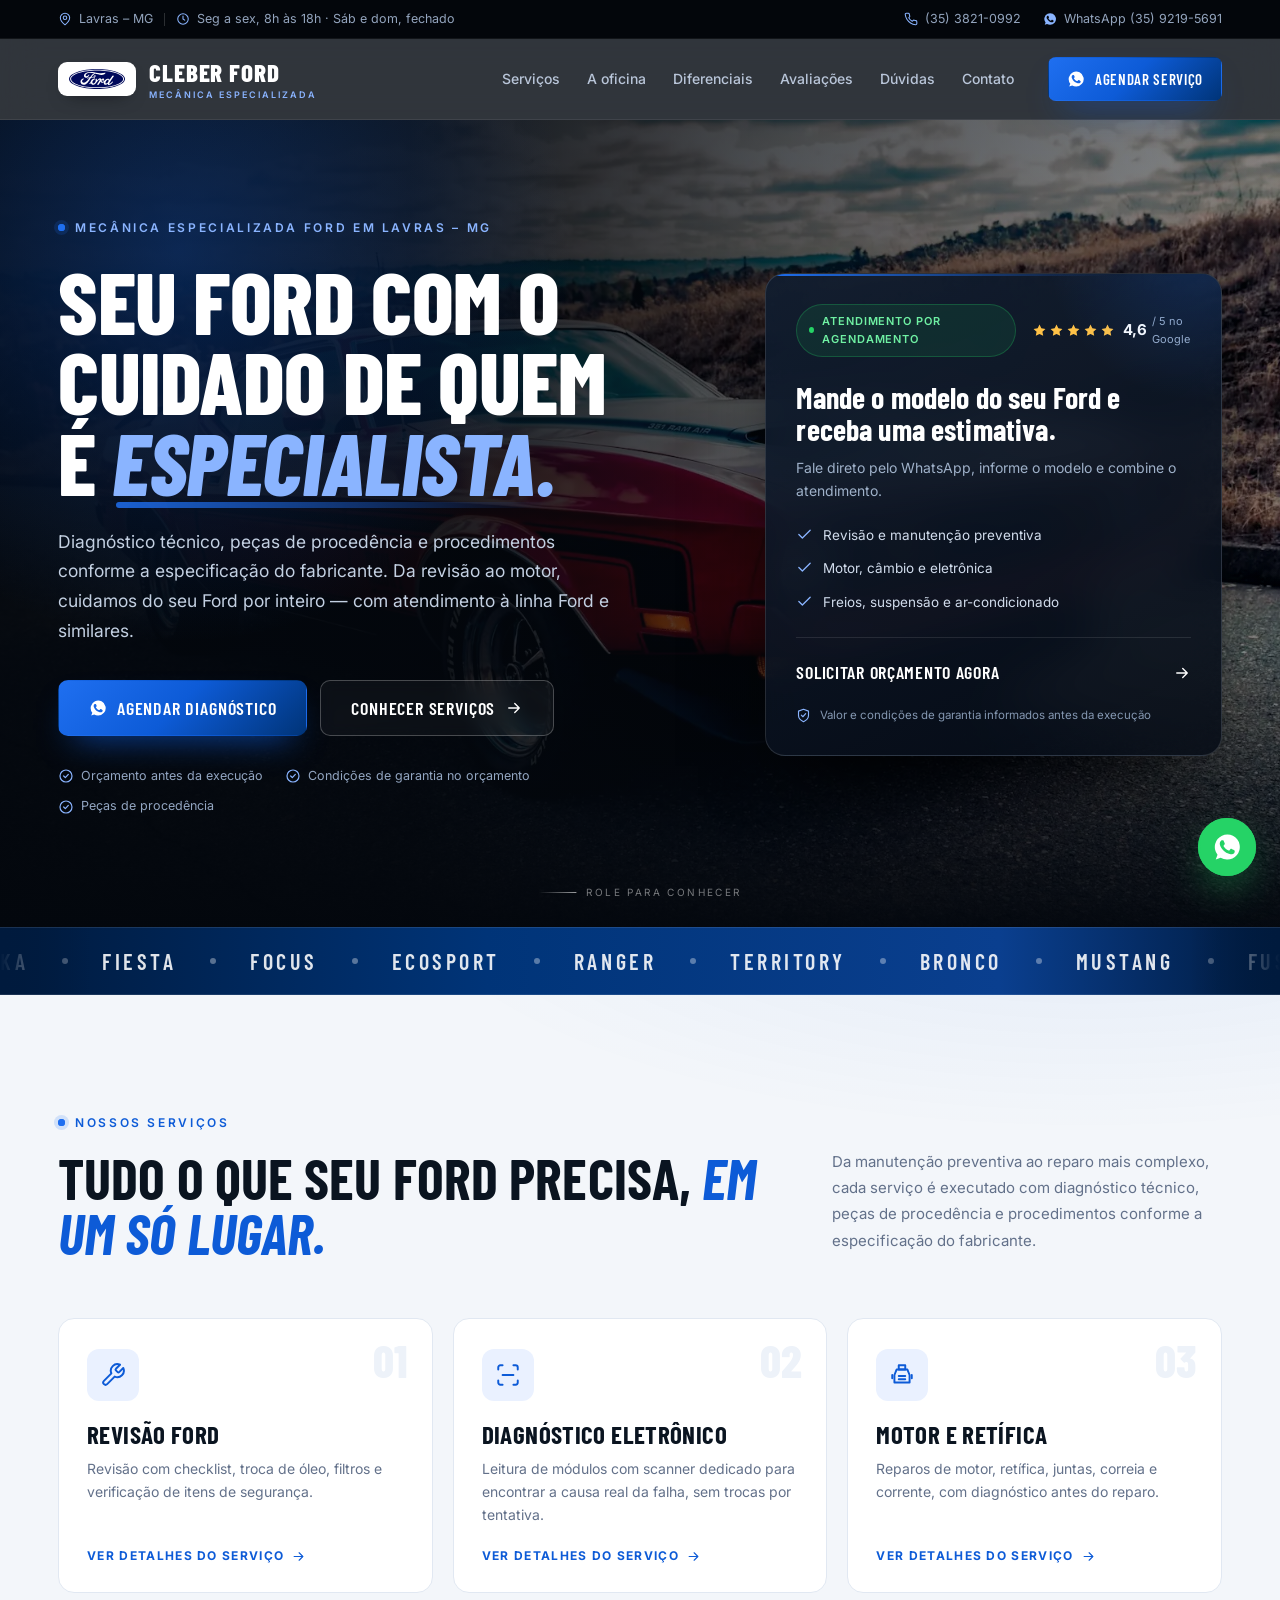
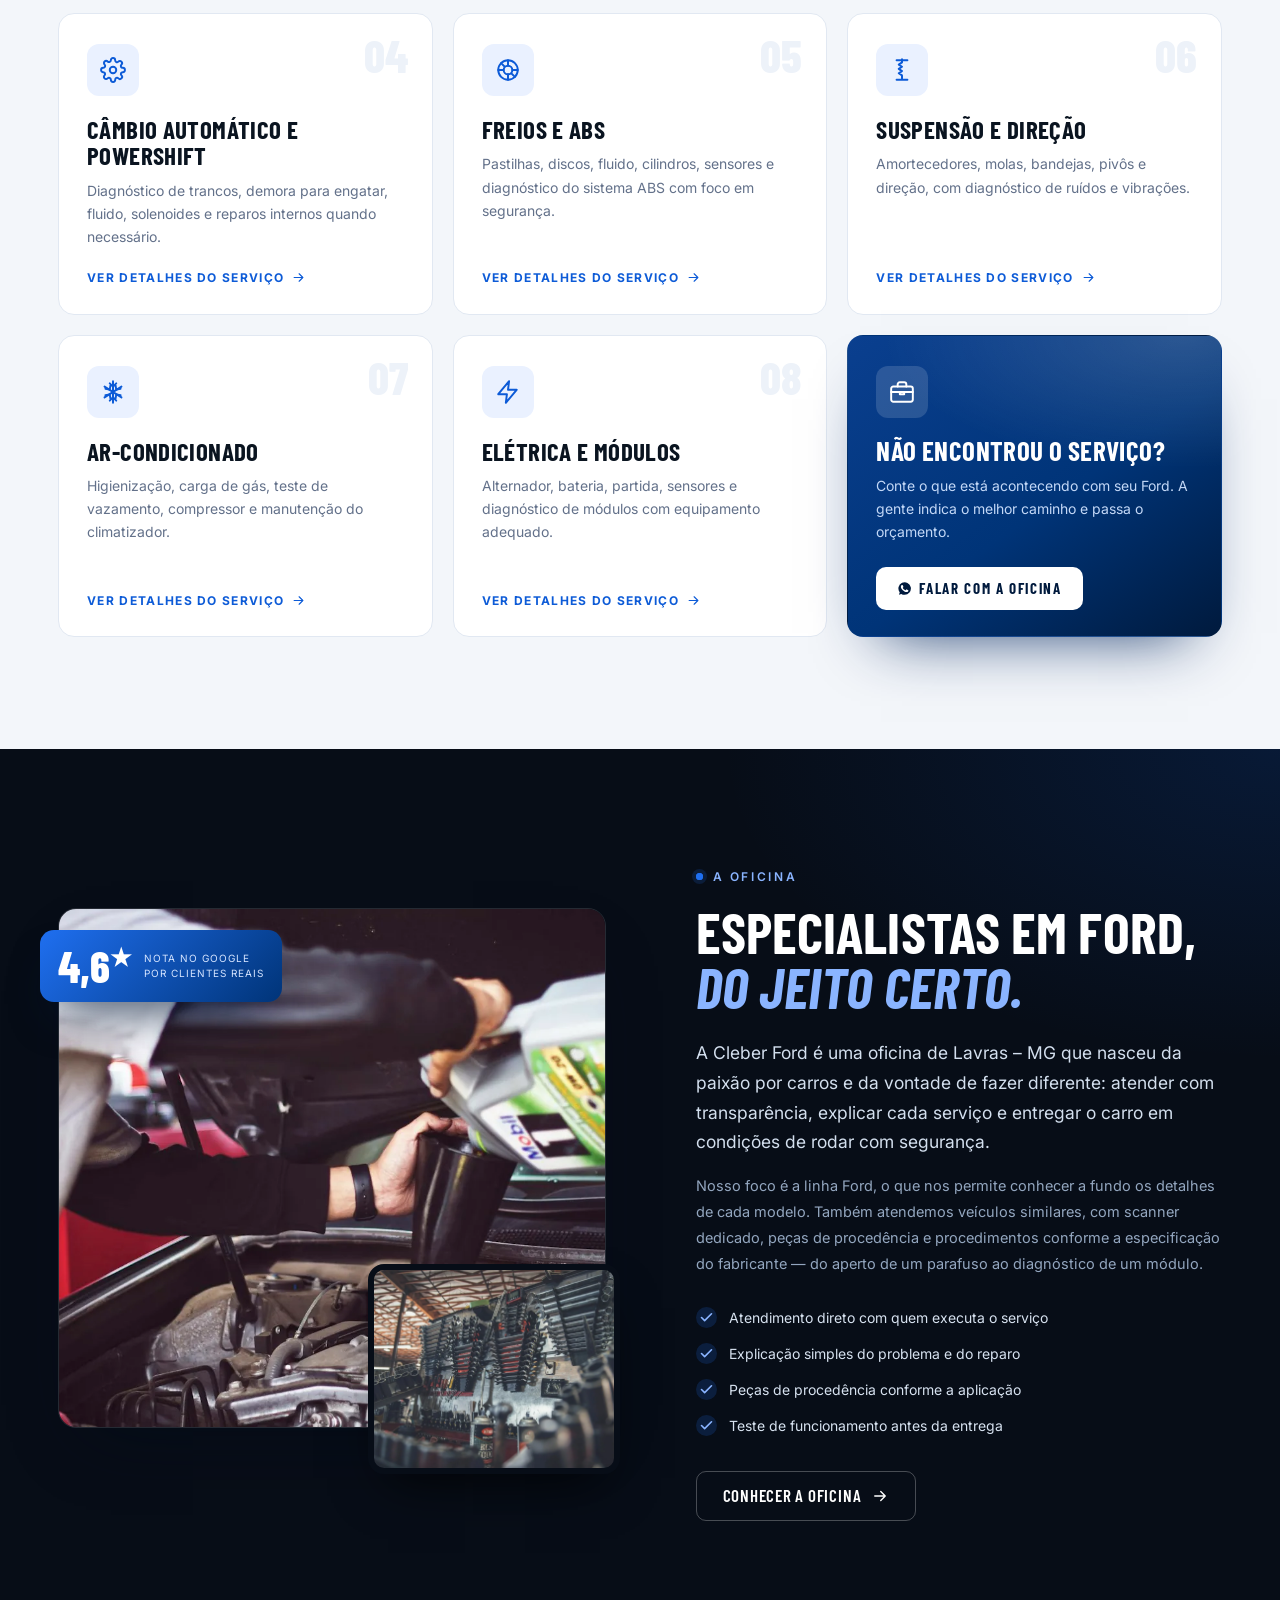
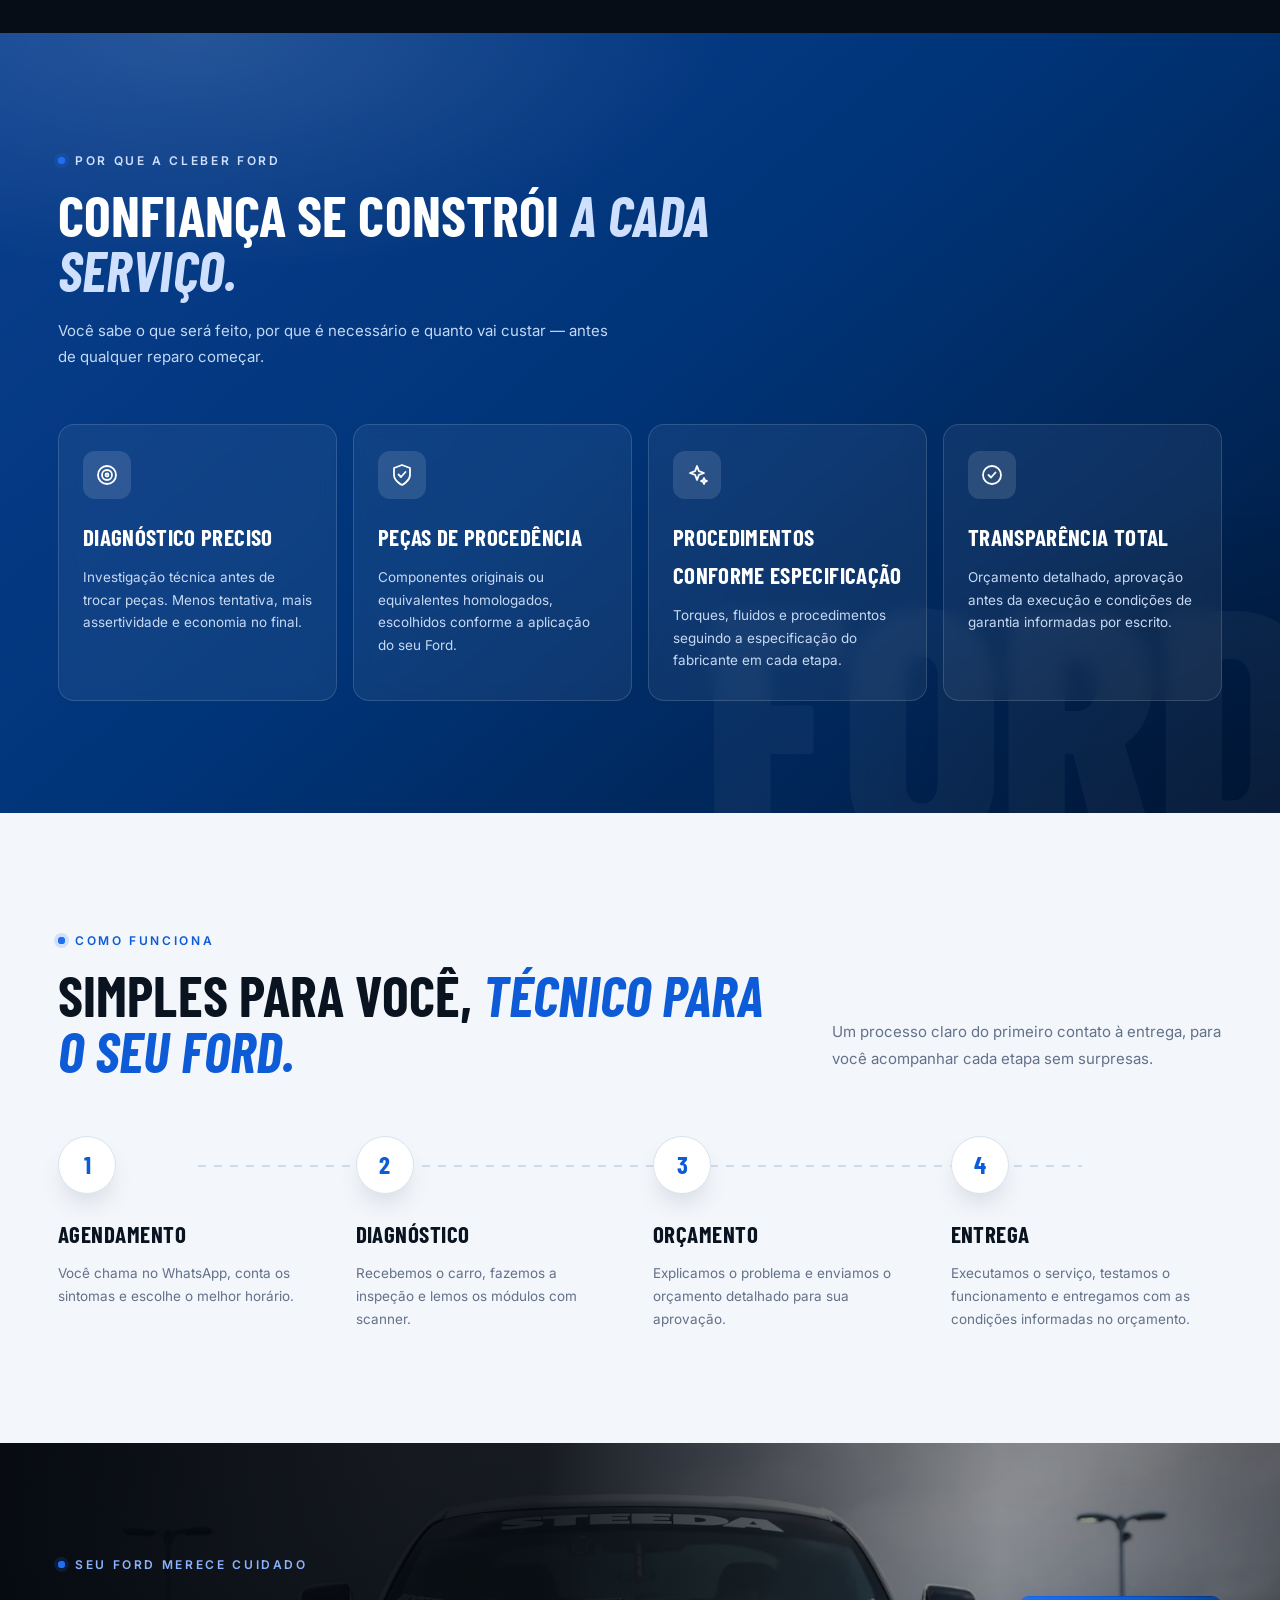
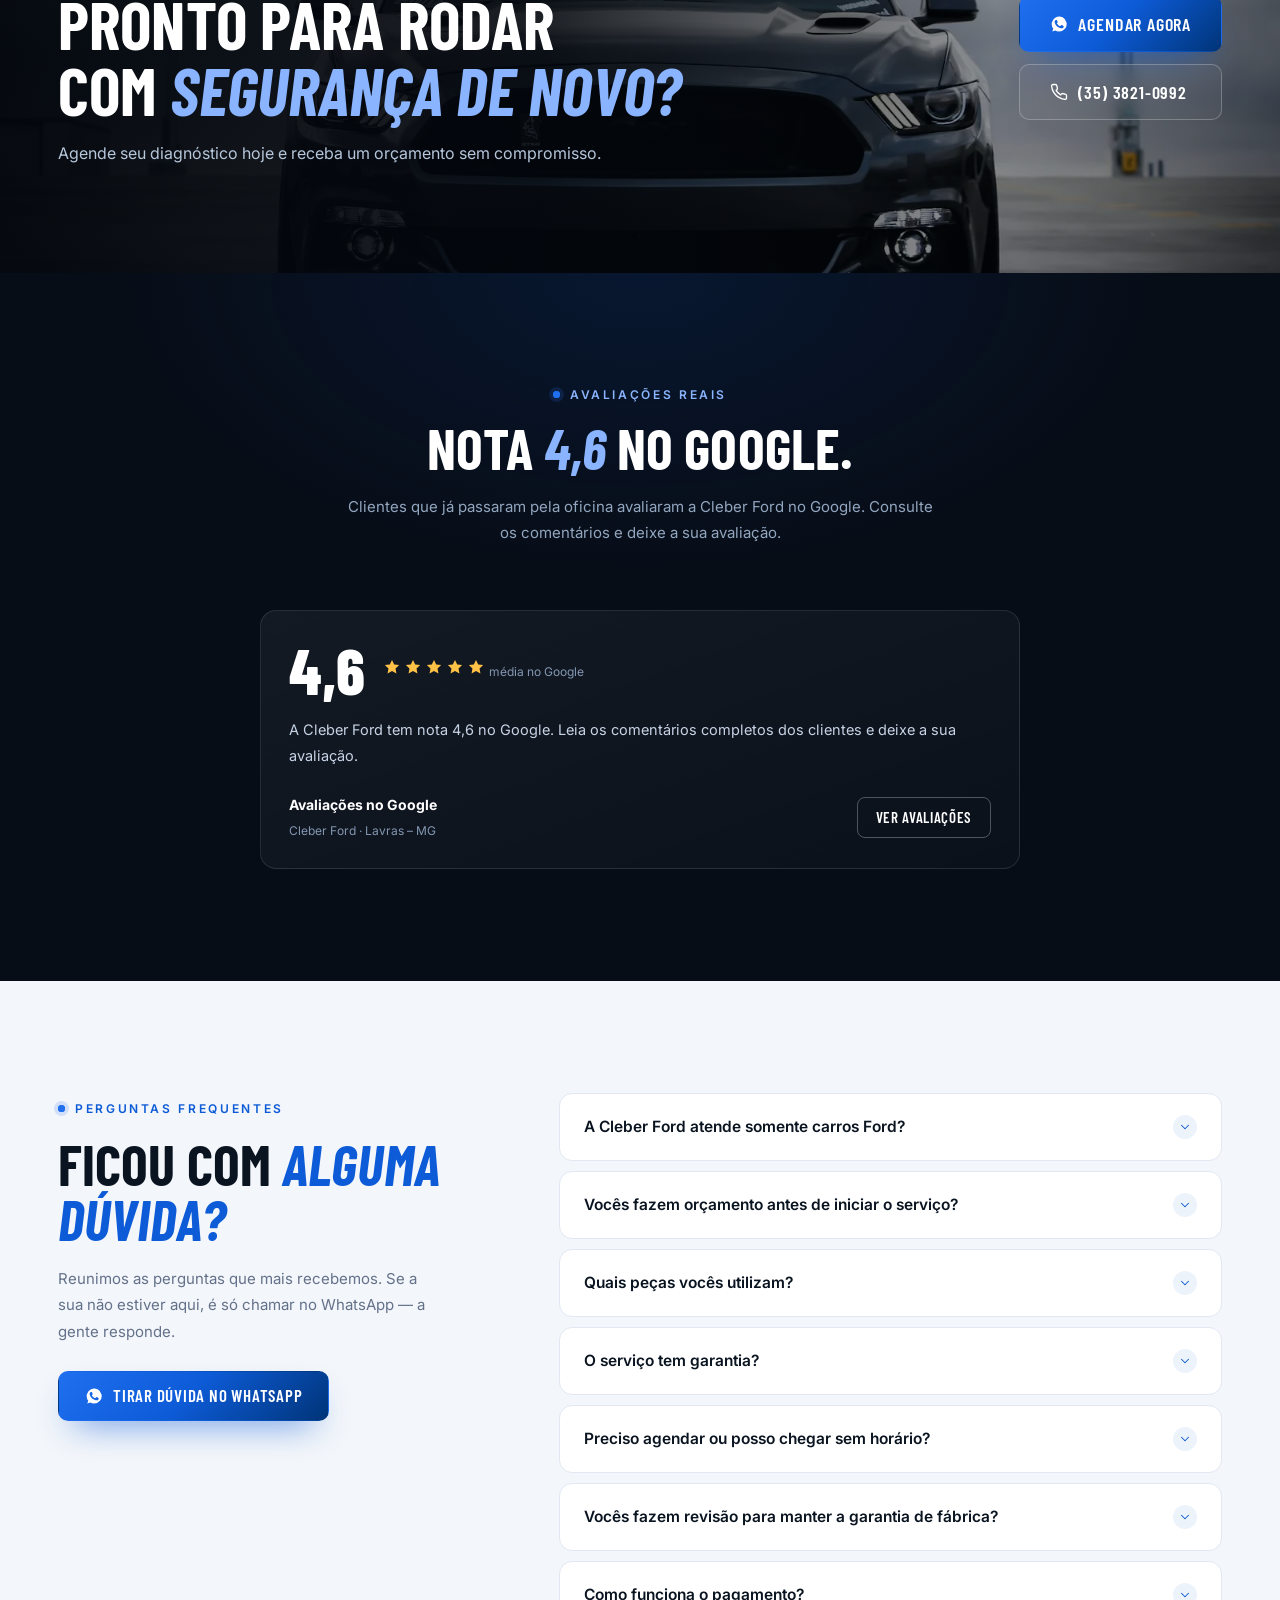
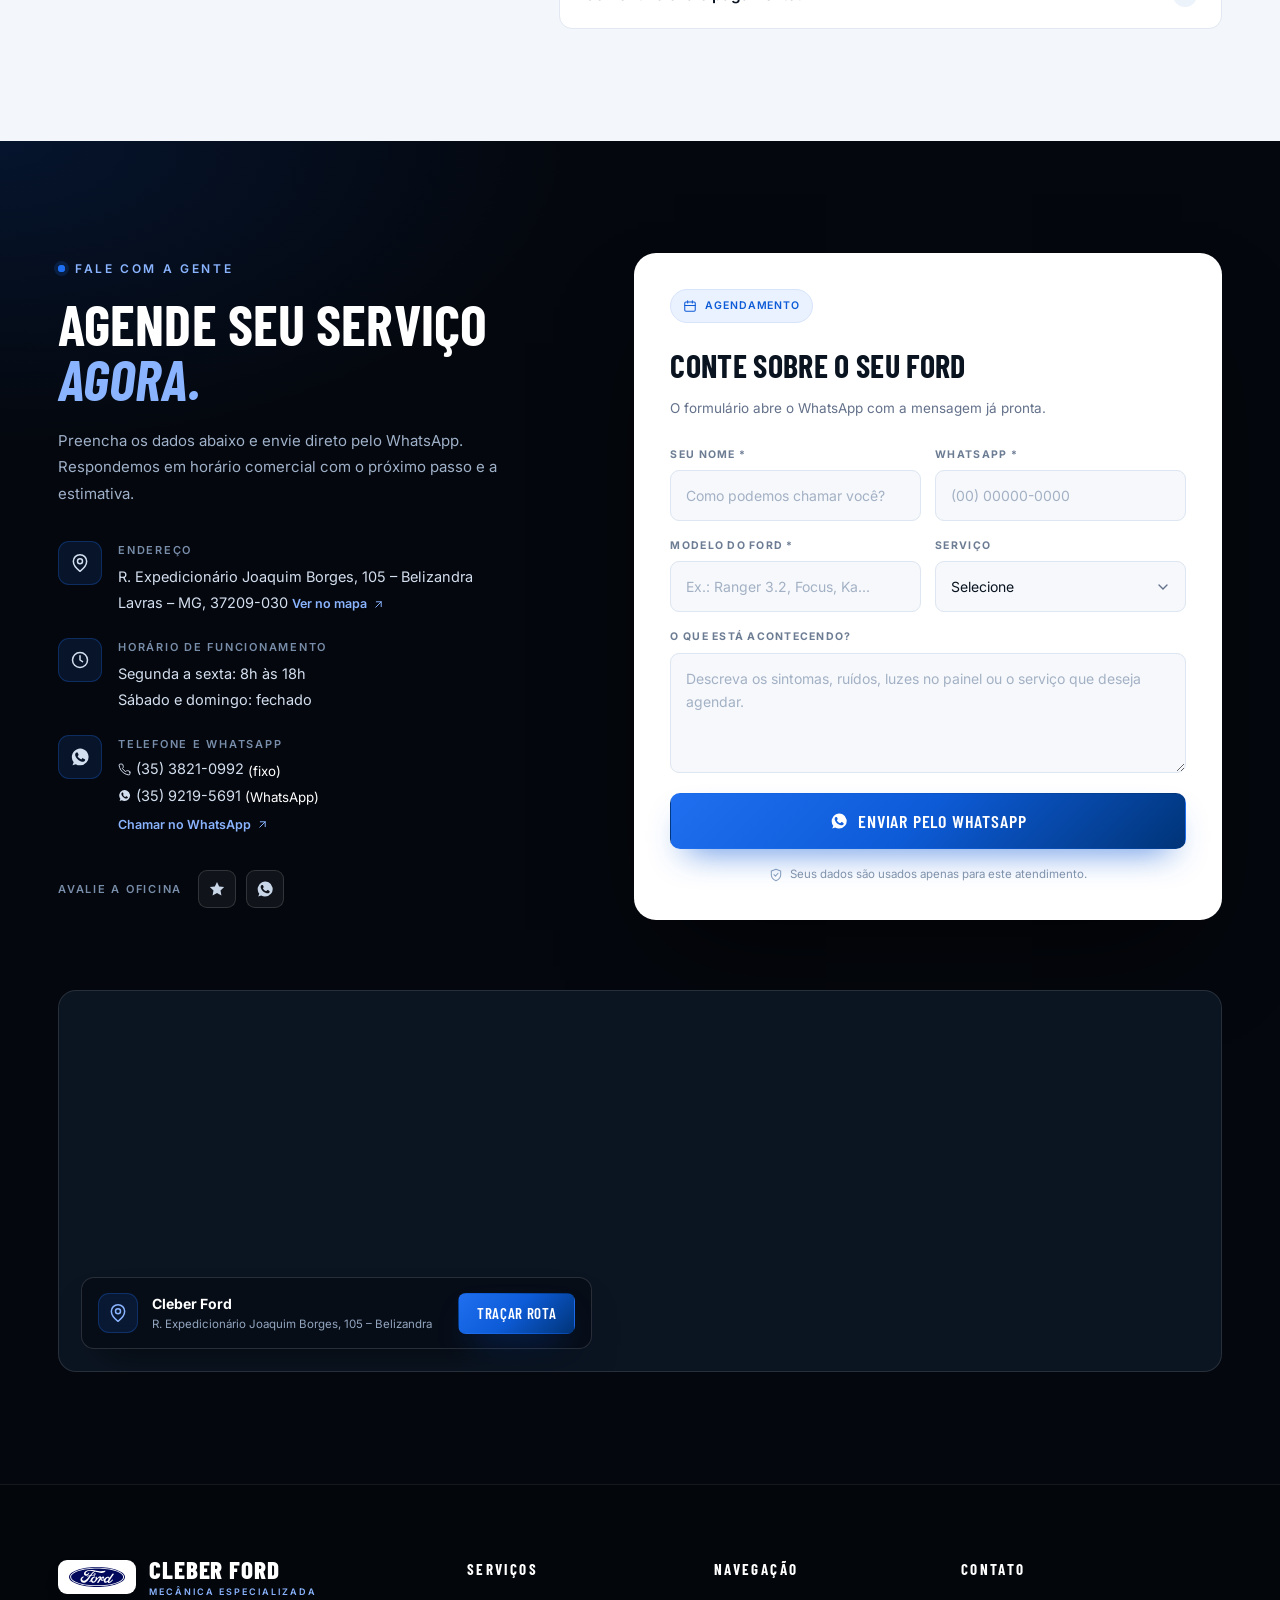
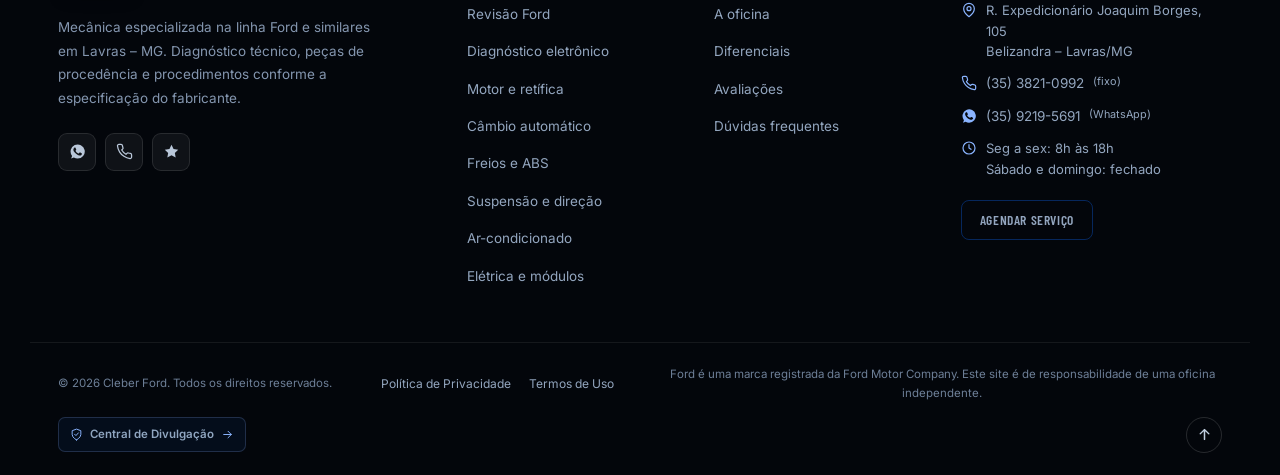
<file: index.html>
<!DOCTYPE html>
<html lang="pt-BR">
<head>
  <meta charset="UTF-8">
  <meta name="viewport" content="width=device-width, initial-scale=1.0">
  <title>Cleber Ford | Mecânica Especializada Ford em Lavras – MG</title>
  <meta name="description" content="Oficina especializada na linha Ford e similares em Lavras – MG. Revisão, diagnóstico eletrônico, motor, câmbio automático, freios, suspensão e ar-condicionado. R. Expedicionário Joaquim Borges, 105 – Belizandra. Telefone (35) 3821-0992.">
  <meta name="keywords" content="mecânica Ford, oficina Ford, revisão Ford, câmbio automático Ford, diagnóstico eletrônico, Cleber Ford, oficina mecânica Lavras, oficina Ford Lavras MG">
  <meta name="author" content="Cleber Ford">
  <meta name="theme-color" content="#060b14">
  <link rel="canonical" href="https://cleber-ford.vercel.app/">

  <!-- Open Graph -->
  <meta property="og:type" content="website">
  <meta property="og:locale" content="pt_BR">
  <meta property="og:site_name" content="Cleber Ford">
  <meta property="og:title" content="Cleber Ford | Mecânica Especializada Ford em Lavras – MG">
  <meta property="og:description" content="Oficina especializada na linha Ford e similares em Lavras – MG. Diagnóstico preciso, peças de procedência e atendimento de segunda a sexta, das 8h às 18h.">
  <meta property="og:url" content="https://cleber-ford.vercel.app/">
  <meta property="og:image" content="https://cleber-ford.vercel.app/assets/img/og-image.jpg">
  <meta property="og:image:width" content="1200">
  <meta property="og:image:height" content="630">
  <meta property="og:image:alt" content="Cleber Ford — Mecânica Especializada Ford">

  <link rel="icon" href="assets/img/favicon.svg" type="image/svg+xml">
  <link rel="apple-touch-icon" href="assets/img/apple-touch-icon.png">
  <link rel="preconnect" href="https://fonts.googleapis.com">
  <link rel="preconnect" href="https://fonts.gstatic.com" crossorigin>
  <link href="https://fonts.googleapis.com/css2?family=Barlow+Condensed:ital,wght@0,500;0,600;0,700;0,800;1,600;1,700&family=Inter:wght@400;500;600;700&display=swap" rel="stylesheet">
  <link rel="stylesheet" href="css/site.css">

  <script type="application/ld+json">
  {
    "@context": "https://schema.org",
    "@type": "AutoRepair",
    "name": "Cleber Ford - Mecânica Especializada Ford",
    "image": "https://cleber-ford.vercel.app/assets/img/ford-logo.png",
    "description": "Oficina especializada na linha Ford e em veículos similares, em Lavras – MG. Revisão, diagnóstico eletrônico, motor, câmbio automático, freios, suspensão e ar-condicionado.",
    "address": {
      "@type": "PostalAddress",
      "streetAddress": "R. Expedicionário Joaquim Borges, 105 - Belizandra",
      "addressLocality": "Lavras",
      "addressRegion": "MG",
      "postalCode": "37209-030",
      "addressCountry": "BR"
    },
    "telephone": "+55 35 3821-0992",
    "url": "https://cleber-ford.vercel.app/",
    "priceRange": "$$",
    "areaServed": {
      "@type": "City",
      "name": "Lavras"
    },
    "openingHoursSpecification": [
      { "@type": "OpeningHoursSpecification", "dayOfWeek": ["Monday","Tuesday","Wednesday","Thursday","Friday"], "opens": "08:00", "closes": "18:00" }
    ]
  }
  </script>
</head>
<body>
  <!--
    ============================================================
    DADOS DA OFICINA
    • Cleber Ford — Lavras/MG
    • R. Expedicionário Joaquim Borges, 105 — Belizandra
    • Telefone fixo: (35) 3821-0992
    • WhatsApp: (35) 9219-5691
    • Segunda a sexta, 8h às 18h (sábado e domingo fechado)
    • Domínio publicado: https://cleber-ford.vercel.app/
    ============================================================
  -->
  <a class="skip-link" href="#conteudo">Pular para o conteúdo</a>

  <!-- ================= ICON SPRITE ================= -->
  <svg class="svg-sprite" aria-hidden="true" xmlns="http://www.w3.org/2000/svg">
    <symbol id="i-wrench" viewBox="0 0 24 24"><path d="M14.7 6.3a1 1 0 0 0 0 1.4l1.6 1.6a1 1 0 0 0 1.4 0l3.77-3.77a6 6 0 0 1-7.94 7.94l-6.91 6.91a2.12 2.12 0 0 1-3-3l6.91-6.91a6 6 0 0 1 7.94-7.94l-3.76 3.76z"/></symbol>
    <symbol id="i-scan" viewBox="0 0 24 24"><path d="M3 7V5a2 2 0 0 1 2-2h2M17 3h2a2 2 0 0 1 2 2v2M21 17v2a2 2 0 0 1-2 2h-2M7 21H5a2 2 0 0 1-2-2v-2"/><path d="M7 12h10"/></symbol>
    <symbol id="i-engine" viewBox="0 0 24 24"><path d="M9 3h6v4H9z"/><path d="M7 7h10l2 5v7H5v-7l2-5z"/><path d="M9 13h6M9 16h6"/><path d="M3 12v3M21 12v3"/></symbol>
    <symbol id="i-gear" viewBox="0 0 24 24"><circle cx="12" cy="12" r="3"/><path d="M19.4 15a1.7 1.7 0 0 0 .34 1.87l.06.06a2 2 0 1 1-2.83 2.83l-.06-.06a1.7 1.7 0 0 0-1.87-.34 1.7 1.7 0 0 0-1 1.55V21a2 2 0 1 1-4 0v-.09a1.7 1.7 0 0 0-1.11-1.55 1.7 1.7 0 0 0-1.87.34l-.06.06a2 2 0 1 1-2.83-2.83l.06-.06a1.7 1.7 0 0 0 .34-1.87 1.7 1.7 0 0 0-1.55-1H3a2 2 0 1 1 0-4h.09a1.7 1.7 0 0 0 1.55-1.11 1.7 1.7 0 0 0-.34-1.87l-.06-.06a2 2 0 1 1 2.83-2.83l.06.06a1.7 1.7 0 0 0 1.87.34H9a1.7 1.7 0 0 0 1-1.55V3a2 2 0 1 1 4 0v.09a1.7 1.7 0 0 0 1 1.55 1.7 1.7 0 0 0 1.87-.34l.06-.06a2 2 0 1 1 2.83 2.83l-.06.06a1.7 1.7 0 0 0-.34 1.87V9a1.7 1.7 0 0 0 1.55 1H21a2 2 0 1 1 0 4h-.09a1.7 1.7 0 0 0-1.55 1z"/></symbol>
    <symbol id="i-brake" viewBox="0 0 24 24"><circle cx="12" cy="12" r="9"/><circle cx="12" cy="12" r="4"/><path d="M12 3v5M12 16v5M3 12h5M16 12h5M5.6 5.6l3.2 3.2M15.2 15.2l3.2 3.2"/></symbol>
    <symbol id="i-suspension" viewBox="0 0 24 24"><path d="M12 2v3l-3 2 3 2-3 2 3 2-3 2 3 2v3"/><path d="M7 21h10M7 3h10"/></symbol>
    <symbol id="i-snow" viewBox="0 0 24 24"><path d="M12 2v20M4.2 7l15.6 10M19.8 7 4.2 17"/><path d="m9 4 3 3 3-3M9 20l3-3 3 3M5 9l4 .7.7-4M19 15l-4-.7-.7 4M19 9l-4 .7-.7-4M5 15l4-.7.7 4"/></symbol>
    <symbol id="i-bolt" viewBox="0 0 24 24"><path d="M13 2 3 14h8l-1 8 10-12h-8l1-8z"/></symbol>
    <symbol id="i-oil" viewBox="0 0 24 24"><path d="M12 2.7 6.5 8.2a7.8 7.8 0 1 0 11 0L12 2.7z"/><path d="M9 13a3 3 0 0 0 3 3"/></symbol>
    <symbol id="i-check" viewBox="0 0 24 24"><path d="M20 6 9 17l-5-5"/></symbol>
    <symbol id="i-check-circle" viewBox="0 0 24 24"><circle cx="12" cy="12" r="9"/><path d="m8.5 12 2.5 2.5 4.5-5"/></symbol>
    <symbol id="i-arrow" viewBox="0 0 24 24"><path d="M5 12h14M13 6l6 6-6 6"/></symbol>
    <symbol id="i-arrow-up" viewBox="0 0 24 24"><path d="M7 17 17 7M8 7h9v9"/></symbol>
    <symbol id="i-phone" viewBox="0 0 24 24"><path d="M22 16.9v3a2 2 0 0 1-2.2 2 19.8 19.8 0 0 1-8.6-3.1 19.5 19.5 0 0 1-6-6A19.8 19.8 0 0 1 2.1 4.2 2 2 0 0 1 4.1 2h3a2 2 0 0 1 2 1.7c.1 1 .4 1.9.7 2.8a2 2 0 0 1-.5 2.1L8.1 9.9a16 16 0 0 0 6 6l1.3-1.3a2 2 0 0 1 2.1-.5c.9.3 1.8.6 2.8.7a2 2 0 0 1 1.7 2.1z"/></symbol>
    <symbol id="i-whatsapp" viewBox="0 0 24 24"><path fill="currentColor" stroke="none" d="M17.5 14.4c-.3-.1-1.7-.9-2-1-.3-.1-.5-.1-.7.1-.2.3-.7 1-.9 1.2-.2.2-.3.2-.6.1a8 8 0 0 1-2.4-1.5 9 9 0 0 1-1.6-2c-.2-.3 0-.5.1-.6l.5-.6c.1-.2.2-.3.3-.5.1-.2 0-.4 0-.5l-.9-2.1c-.2-.5-.5-.5-.7-.5h-.6c-.2 0-.5.1-.8.4-.3.3-1 1-1 2.5s1.1 2.9 1.2 3.1c.1.2 2.1 3.2 5.1 4.5.7.3 1.3.5 1.7.6.7.2 1.4.2 1.9.1.6-.1 1.7-.7 1.9-1.4.2-.7.2-1.2.2-1.4-.1-.1-.3-.2-.6-.3zM12 22a10 10 0 0 1-5.1-1.4L3 22l1.4-3.8A10 10 0 1 1 12 22z"/></symbol>
    <symbol id="i-pin" viewBox="0 0 24 24"><path d="M20 10c0 6-8 12-8 12s-8-6-8-12a8 8 0 0 1 16 0z"/><circle cx="12" cy="10" r="3"/></symbol>
    <symbol id="i-clock" viewBox="0 0 24 24"><circle cx="12" cy="12" r="9"/><path d="M12 7v5l3 2"/></symbol>
    <symbol id="i-star" viewBox="0 0 24 24"><path fill="currentColor" stroke="none" d="m12 2.5 2.9 6 6.6.9-4.8 4.6 1.2 6.5-5.9-3.1-5.9 3.1 1.2-6.5L2.5 9.4l6.6-.9 2.9-6z"/></symbol>
    <symbol id="i-chevron" viewBox="0 0 24 24"><path d="m6 9 6 6 6-6"/></symbol>
    <symbol id="i-menu" viewBox="0 0 24 24"><path d="M3 6h18M3 12h18M3 18h18"/></symbol>
    <symbol id="i-close" viewBox="0 0 24 24"><path d="M18 6 6 18M6 6l12 12"/></symbol>
    <symbol id="i-shield" viewBox="0 0 24 24"><path d="M12 22s8-4 8-10V5l-8-3-8 3v7c0 6 8 10 8 10z"/><path d="m8.5 11.5 2.5 2.5 4.5-5"/></symbol>
    <symbol id="i-sparkles" viewBox="0 0 24 24"><path d="m12 3 1.9 5.1L19 10l-5.1 1.9L12 17l-1.9-5.1L5 10l5.1-1.9L12 3z"/><path d="M19 15l.9 2.1L22 18l-2.1.9L19 21l-.9-2.1L16 18l2.1-.9L19 15z"/></symbol>
    <symbol id="i-calendar" viewBox="0 0 24 24"><rect x="3" y="5" width="18" height="16" rx="2"/><path d="M16 3v4M8 3v4M3 11h18"/></symbol>
    <symbol id="i-car" viewBox="0 0 24 24"><path d="m5 17-1.5-6L6 6h12l2.5 5L19 17"/><path d="M3 17h18v3H3z"/><circle cx="7" cy="20" r="1.5"/><circle cx="17" cy="20" r="1.5"/><path d="M5 11h14"/></symbol>
    <symbol id="i-instagram" viewBox="0 0 24 24"><rect x="3" y="3" width="18" height="18" rx="5"/><circle cx="12" cy="12" r="4"/><circle cx="17.5" cy="6.5" r=".8" fill="currentColor" stroke="none"/></symbol>
    <symbol id="i-facebook" viewBox="0 0 24 24"><path fill="currentColor" stroke="none" d="M14 9h3V5h-3a4 4 0 0 0-4 4v3H7v4h3v6h4v-6h3l1-4h-4V9z"/></symbol>
    <symbol id="i-mail" viewBox="0 0 24 24"><rect x="2" y="4" width="20" height="16" rx="2"/><path d="m2 7 10 6L22 7"/></symbol>
    <symbol id="i-quote" viewBox="0 0 24 24"><path d="M9 11H5a1 1 0 0 1-1-1V7a3 3 0 0 1 3-3h1M9 11v3a3 3 0 0 1-3 3H5"/><path d="M20 11h-4a1 1 0 0 1-1-1V7a3 3 0 0 1 3-3h1M20 11v3a3 3 0 0 1-3 3h-1"/></symbol>
    <symbol id="i-download" viewBox="0 0 24 24"><path d="M21 15v4a2 2 0 0 1-2 2H5a2 2 0 0 1-2-2v-4M7 10l5 5 5-5M12 15V3"/></symbol>
    <symbol id="i-copy" viewBox="0 0 24 24"><rect x="9" y="9" width="12" height="12" rx="2"/><path d="M5 15H4a2 2 0 0 1-2-2V4a2 2 0 0 1 2-2h9a2 2 0 0 1 2 2v1"/></symbol>
    <symbol id="i-share" viewBox="0 0 24 24"><circle cx="18" cy="5" r="3"/><circle cx="6" cy="12" r="3"/><circle cx="18" cy="19" r="3"/><path d="m8.6 10.5 6.8-4M8.6 13.5l6.8 4"/></symbol>
    <symbol id="i-target" viewBox="0 0 24 24"><circle cx="12" cy="12" r="9"/><circle cx="12" cy="12" r="5"/><circle cx="12" cy="12" r="1.5"/></symbol>
    <symbol id="i-bulb" viewBox="0 0 24 24"><path d="M9 18h6M10 22h4"/><path d="M12 2a7 7 0 0 0-4 12.7V17h8v-2.3A7 7 0 0 0 12 2z"/></symbol>
    <symbol id="i-toolbox" viewBox="0 0 24 24"><rect x="2" y="7" width="20" height="14" rx="2"/><path d="M8 7V5a2 2 0 0 1 2-2h4a2 2 0 0 1 2 2v2M2 12h20M10 12v2h4v-2"/></symbol>
  </svg>

  <!-- ================= HEADER ================= -->
  <div class="topbar">
    <div class="container topbar-inner">
      <p><span class="topbar-city"><svg class="ic"><use href="#i-pin"/></svg> Lavras – MG <span class="topbar-sep"></span></span> <svg class="ic"><use href="#i-clock"/></svg> Seg a sex, 8h às 18h · Sáb e dom, fechado</p>
      <div class="topbar-links">
        <a href="tel:+553538210992"><svg class="ic"><use href="#i-phone"/></svg> (35) 3821-0992</a>
        <a href="https://wa.me/553592195691" target="_blank" rel="noopener" data-wa="Olá! Vim pelo site da Cleber Ford e gostaria de agendar um serviço."><svg class="ic"><use href="#i-whatsapp"/></svg> WhatsApp (35) 9219-5691</a>
      </div>
    </div>
  </div>

  <header class="site-header" id="topo">
    <div class="container nav-wrap">
      <a class="brand" href="#topo" aria-label="Cleber Ford - página inicial">
        <span class="brand-badge"><img src="assets/img/ford-logo.svg" alt="Logotipo Ford"></span>
        <span class="brand-text">
          <strong>Cleber Ford</strong>
          <small>Mecânica especializada</small>
        </span>
      </a>

      <nav class="main-nav" id="main-nav" aria-label="Navegação principal">
        <div class="mobile-nav-head">
          <span>Menu</span>
          <button class="mobile-nav-close" type="button" aria-label="Fechar menu"><svg class="ic"><use href="#i-close"/></svg></button>
        </div>
        <a href="#servicos">Serviços</a>
        <a href="#oficina">A oficina</a>
        <a href="#diferenciais">Diferenciais</a>
        <a href="#avaliacoes">Avaliações</a>
        <a href="#duvidas">Dúvidas</a>
        <a href="#contato">Contato</a>
        <a class="btn btn-primary mobile-nav-cta" href="https://wa.me/553592195691" target="_blank" rel="noopener" data-wa="Olá! Gostaria de agendar um serviço na Cleber Ford."><svg class="ic"><use href="#i-whatsapp"/></svg> Agendar serviço</a>
      </nav>

      <div class="nav-actions">
        <a class="btn btn-primary btn-sm header-cta" href="https://wa.me/553592195691?text=Ol%C3%A1!%20Gostaria%20de%20agendar%20um%20servi%C3%A7o%20na%20Cleber%20Ford." target="_blank" rel="noopener" data-wa="Olá! Gostaria de agendar um serviço na Cleber Ford.">
          <svg class="ic"><use href="#i-whatsapp"/></svg> Agendar serviço
        </a>
        <button class="menu-toggle" type="button" aria-expanded="false" aria-controls="main-nav" aria-label="Abrir menu">
          <svg class="ic icon-open"><use href="#i-menu"/></svg>
          <svg class="ic icon-close"><use href="#i-close"/></svg>
        </button>
      </div>
    </div>
  </header>
  <div class="nav-backdrop" aria-hidden="true"></div>

  <main id="conteudo">
    <!-- ================= HERO ================= -->
    <section class="hero">
      <div class="hero-bg">
        <picture>
          <source srcset="assets/img/mustang.webp" type="image/webp">
          <img src="assets/img/mustang.jpg" alt="Ford Mustang Mach 1 vermelho em uma estrada ao entardecer" width="1600" height="1067" fetchpriority="high">
        </picture>
      </div>
      <div class="hero-glow" aria-hidden="true"></div>

      <div class="container hero-inner">
        <div class="hero-copy">
          <span class="eyebrow"><span class="eyebrow-dot"></span> Mecânica especializada Ford em Lavras – MG</span>
          <h1>Seu Ford com o cuidado de quem é <em>especialista.</em></h1>
          <p class="hero-sub">Diagnóstico técnico, peças de procedência e procedimentos conforme a especificação do fabricante. Da revisão ao motor, cuidamos do seu Ford por inteiro — com atendimento à linha Ford e similares.</p>

          <div class="hero-actions">
            <a class="btn btn-primary btn-lg" href="https://wa.me/553592195691?text=Ol%C3%A1!%20Gostaria%20de%20agendar%20um%20diagn%C3%B3stico." target="_blank" rel="noopener" data-wa="Olá! Gostaria de agendar um diagnóstico para o meu Ford.">
              <svg class="ic"><use href="#i-whatsapp"/></svg> Agendar diagnóstico
            </a>
            <a class="btn btn-ghost btn-lg" href="#servicos">Conhecer serviços <svg class="ic"><use href="#i-arrow"/></svg></a>
          </div>

          <ul class="hero-trust">
            <li><svg class="ic"><use href="#i-check-circle"/></svg> Orçamento antes da execução</li>
            <li><svg class="ic"><use href="#i-check-circle"/></svg> Condições de garantia no orçamento</li>
            <li><svg class="ic"><use href="#i-check-circle"/></svg> Peças de procedência</li>
          </ul>
        </div>

        <aside class="hero-card" aria-label="Agendamento de atendimento">
          <div class="hero-card-head">
            <span class="pill"><span class="pulse-dot"></span> Atendimento por agendamento</span>
            <div class="hero-rating" aria-label="Avaliação média 4,6 de 5 no Google">
              <span class="stars" aria-hidden="true">
                <svg class="ic"><use href="#i-star"/></svg><svg class="ic"><use href="#i-star"/></svg><svg class="ic"><use href="#i-star"/></svg><svg class="ic"><use href="#i-star"/></svg><svg class="ic"><use href="#i-star"/></svg>
              </span>
              <strong>4,6</strong><small>/ 5 no Google</small>
            </div>
          </div>

          <h2>Mande o modelo do seu Ford e receba uma estimativa.</h2>
          <p>Fale direto pelo WhatsApp, informe o modelo e combine o atendimento.</p>

          <ul class="hero-card-list">
            <li><svg class="ic"><use href="#i-check"/></svg> Revisão e manutenção preventiva</li>
            <li><svg class="ic"><use href="#i-check"/></svg> Motor, câmbio e eletrônica</li>
            <li><svg class="ic"><use href="#i-check"/></svg> Freios, suspensão e ar-condicionado</li>
          </ul>

          <a class="hero-card-link" href="https://wa.me/553592195691?text=Ol%C3%A1!%20Meu%20Ford%20%C3%A9%20um%20" target="_blank" rel="noopener" data-wa="Olá! Meu Ford é um [modelo] e gostaria de uma estimativa de serviço.">
            Solicitar orçamento agora <svg class="ic"><use href="#i-arrow"/></svg>
          </a>

          <div class="hero-card-foot">
            <svg class="ic"><use href="#i-shield"/></svg>
            <span>Valor e condições de garantia informados antes da execução</span>
          </div>
        </aside>
      </div>

      <div class="hero-scroll" aria-hidden="true">
        <span></span> Role para conhecer
      </div>
    </section>

    <!-- ================= MARQUEE ================= -->
    <div class="marquee" aria-label="Modelos Ford atendidos">
      <div class="marquee-track">
        <span>Ka</span><i></i><span>Fiesta</span><i></i><span>Focus</span><i></i><span>EcoSport</span><i></i><span>Ranger</span><i></i><span>Territory</span><i></i><span>Bronco</span><i></i><span>Mustang</span><i></i><span>Fusion</span><i></i><span>Edge</span><i></i>
        <span>Ka</span><i></i><span>Fiesta</span><i></i><span>Focus</span><i></i><span>EcoSport</span><i></i><span>Ranger</span><i></i><span>Territory</span><i></i><span>Bronco</span><i></i><span>Mustang</span><i></i><span>Fusion</span><i></i><span>Edge</span><i></i>
      </div>
    </div>

    <!-- ================= SERVIÇOS ================= -->
    <section class="section services" id="servicos">
      <div class="container">
        <div class="section-head">
          <div>
            <span class="eyebrow eyebrow-dark"><span class="eyebrow-dot"></span> Nossos serviços</span>
            <h2>Tudo o que seu Ford precisa, <em>em um só lugar.</em></h2>
          </div>
          <p>Da manutenção preventiva ao reparo mais complexo, cada serviço é executado com diagnóstico técnico, peças de procedência e procedimentos conforme a especificação do fabricante.</p>
        </div>

        <div class="services-grid">
          <article class="service-card reveal">
            <span class="service-num">01</span>
            <span class="service-icon"><svg class="ic"><use href="#i-wrench"/></svg></span>
            <h3><a href="servicos/revisao-ford.html">Revisão Ford</a></h3>
            <p>Revisão com checklist, troca de óleo, filtros e verificação de itens de segurança.</p>
            <a href="servicos/revisao-ford.html">Ver detalhes do serviço <svg class="ic"><use href="#i-arrow"/></svg></a>
          </article>

          <article class="service-card reveal">
            <span class="service-num">02</span>
            <span class="service-icon"><svg class="ic"><use href="#i-scan"/></svg></span>
            <h3><a href="servicos/diagnostico-eletronico.html">Diagnóstico eletrônico</a></h3>
            <p>Leitura de módulos com scanner dedicado para encontrar a causa real da falha, sem trocas por tentativa.</p>
            <a href="servicos/diagnostico-eletronico.html">Ver detalhes do serviço <svg class="ic"><use href="#i-arrow"/></svg></a>
          </article>

          <article class="service-card reveal">
            <span class="service-num">03</span>
            <span class="service-icon"><svg class="ic"><use href="#i-engine"/></svg></span>
            <h3><a href="servicos/motor-e-retifica.html">Motor e retífica</a></h3>
            <p>Reparos de motor, retífica, juntas, correia e corrente, com diagnóstico antes do reparo.</p>
            <a href="servicos/motor-e-retifica.html">Ver detalhes do serviço <svg class="ic"><use href="#i-arrow"/></svg></a>
          </article>

          <article class="service-card reveal">
            <span class="service-num">04</span>
            <span class="service-icon"><svg class="ic"><use href="#i-gear"/></svg></span>
            <h3><a href="servicos/cambio-automatico.html">Câmbio automático e PowerShift</a></h3>
            <p>Diagnóstico de trancos, demora para engatar, fluido, solenoides e reparos internos quando necessário.</p>
            <a href="servicos/cambio-automatico.html">Ver detalhes do serviço <svg class="ic"><use href="#i-arrow"/></svg></a>
          </article>

          <article class="service-card reveal">
            <span class="service-num">05</span>
            <span class="service-icon"><svg class="ic"><use href="#i-brake"/></svg></span>
            <h3><a href="servicos/freios-e-abs.html">Freios e ABS</a></h3>
            <p>Pastilhas, discos, fluido, cilindros, sensores e diagnóstico do sistema ABS com foco em segurança.</p>
            <a href="servicos/freios-e-abs.html">Ver detalhes do serviço <svg class="ic"><use href="#i-arrow"/></svg></a>
          </article>

          <article class="service-card reveal">
            <span class="service-num">06</span>
            <span class="service-icon"><svg class="ic"><use href="#i-suspension"/></svg></span>
            <h3><a href="servicos/suspensao-e-direcao.html">Suspensão e direção</a></h3>
            <p>Amortecedores, molas, bandejas, pivôs e direção, com diagnóstico de ruídos e vibrações.</p>
            <a href="servicos/suspensao-e-direcao.html">Ver detalhes do serviço <svg class="ic"><use href="#i-arrow"/></svg></a>
          </article>

          <article class="service-card reveal">
            <span class="service-num">07</span>
            <span class="service-icon"><svg class="ic"><use href="#i-snow"/></svg></span>
            <h3><a href="servicos/ar-condicionado.html">Ar-condicionado</a></h3>
            <p>Higienização, carga de gás, teste de vazamento, compressor e manutenção do climatizador.</p>
            <a href="servicos/ar-condicionado.html">Ver detalhes do serviço <svg class="ic"><use href="#i-arrow"/></svg></a>
          </article>

          <article class="service-card reveal">
            <span class="service-num">08</span>
            <span class="service-icon"><svg class="ic"><use href="#i-bolt"/></svg></span>
            <h3><a href="servicos/eletrica-e-modulos.html">Elétrica e módulos</a></h3>
            <p>Alternador, bateria, partida, sensores e diagnóstico de módulos com equipamento adequado.</p>
            <a href="servicos/eletrica-e-modulos.html">Ver detalhes do serviço <svg class="ic"><use href="#i-arrow"/></svg></a>
          </article>

          <article class="service-card service-card--cta reveal">
            <div>
              <span class="service-icon"><svg class="ic"><use href="#i-toolbox"/></svg></span>
              <h3>Não encontrou o serviço?</h3>
              <p>Conte o que está acontecendo com seu Ford. A gente indica o melhor caminho e passa o orçamento.</p>
            </div>
            <a class="btn btn-primary" href="https://wa.me/553592195691" target="_blank" rel="noopener" data-wa="Olá! Preciso de um serviço no meu Ford, mas não encontrei na lista. Podem me ajudar?">
              <svg class="ic"><use href="#i-whatsapp"/></svg> Falar com a oficina
            </a>
          </article>
        </div>
      </div>
    </section>

    <!-- ================= A OFICINA ================= -->
    <section class="section about" id="oficina">
      <div class="container about-grid">
        <div class="about-media reveal">
          <figure class="about-photo about-photo--main">
            <picture>
              <source srcset="assets/img/mecanico.webp" type="image/webp">
              <img src="assets/img/mecanico.jpg" alt="Mecânico da Cleber Ford realizando a troca de óleo em um veículo" width="1200" height="800" loading="lazy">
            </picture>
          </figure>
          <figure class="about-photo about-photo--small">
            <picture>
              <source srcset="assets/img/oficina.webp" type="image/webp">
              <img src="assets/img/oficina.jpg" alt="Bancada de ferramentas organizada da oficina Cleber Ford" width="1200" height="800" loading="lazy">
            </picture>
          </figure>
          <div class="about-badge">
            <strong>4,6<span>★</span></strong>
            <small>nota no Google<br>por clientes reais</small>
          </div>
        </div>

        <div class="about-copy">
          <span class="eyebrow"><span class="eyebrow-dot"></span> A oficina</span>
          <h2>Especialistas em Ford, <em>do jeito certo.</em></h2>
          <p class="lead">A Cleber Ford é uma oficina de Lavras – MG que nasceu da paixão por carros e da vontade de fazer diferente: atender com transparência, explicar cada serviço e entregar o carro em condições de rodar com segurança.</p>
          <p>Nosso foco é a linha Ford, o que nos permite conhecer a fundo os detalhes de cada modelo. Também atendemos veículos similares, com scanner dedicado, peças de procedência e procedimentos conforme a especificação do fabricante — do aperto de um parafuso ao diagnóstico de um módulo.</p>

          <ul class="check-list">
            <li><svg class="ic"><use href="#i-check"/></svg> Atendimento direto com quem executa o serviço</li>
            <li><svg class="ic"><use href="#i-check"/></svg> Explicação simples do problema e do reparo</li>
            <li><svg class="ic"><use href="#i-check"/></svg> Peças de procedência conforme a aplicação</li>
            <li><svg class="ic"><use href="#i-check"/></svg> Teste de funcionamento antes da entrega</li>
          </ul>

          <a class="btn btn-outline" href="#contato">Conhecer a oficina <svg class="ic"><use href="#i-arrow"/></svg></a>
        </div>
      </div>
    </section>

    <!-- ================= DIFERENCIAIS ================= -->
    <section class="section differentials" id="diferenciais">
      <div class="container">
        <div class="differentials-head">
          <span class="eyebrow eyebrow-light"><span class="eyebrow-dot"></span> Por que a Cleber Ford</span>
          <h2>Confiança se constrói <em>a cada serviço.</em></h2>
          <p>Você sabe o que será feito, por que é necessário e quanto vai custar — antes de qualquer reparo começar.</p>
        </div>

        <div class="diff-grid">
          <article class="diff-card reveal">
            <span class="diff-icon"><svg class="ic"><use href="#i-target"/></svg></span>
            <h3>Diagnóstico preciso</h3>
            <p>Investigação técnica antes de trocar peças. Menos tentativa, mais assertividade e economia no final.</p>
          </article>
          <article class="diff-card reveal">
            <span class="diff-icon"><svg class="ic"><use href="#i-shield"/></svg></span>
            <h3>Peças de procedência</h3>
            <p>Componentes originais ou equivalentes homologados, escolhidos conforme a aplicação do seu Ford.</p>
          </article>
          <article class="diff-card reveal">
            <span class="diff-icon"><svg class="ic"><use href="#i-sparkles"/></svg></span>
            <h3>Procedimentos conforme especificação</h3>
            <p>Torques, fluidos e procedimentos seguindo a especificação do fabricante em cada etapa.</p>
          </article>
          <article class="diff-card reveal">
            <span class="diff-icon"><svg class="ic"><use href="#i-check-circle"/></svg></span>
            <h3>Transparência total</h3>
            <p>Orçamento detalhado, aprovação antes da execução e condições de garantia informadas por escrito.</p>
          </article>
        </div>
      </div>
    </section>

    <!-- ================= PROCESSO ================= -->
    <section class="section process">
      <div class="container">
        <div class="section-head">
          <div>
            <span class="eyebrow eyebrow-dark"><span class="eyebrow-dot"></span> Como funciona</span>
            <h2>Simples para você, <em>técnico para o seu Ford.</em></h2>
          </div>
          <p>Um processo claro do primeiro contato à entrega, para você acompanhar cada etapa sem surpresas.</p>
        </div>

        <ol class="process-steps">
          <li class="reveal">
            <span class="step-num">1</span>
            <h3>Agendamento</h3>
            <p>Você chama no WhatsApp, conta os sintomas e escolhe o melhor horário.</p>
          </li>
          <li class="reveal">
            <span class="step-num">2</span>
            <h3>Diagnóstico</h3>
            <p>Recebemos o carro, fazemos a inspeção e lemos os módulos com scanner.</p>
          </li>
          <li class="reveal">
            <span class="step-num">3</span>
            <h3>Orçamento</h3>
            <p>Explicamos o problema e enviamos o orçamento detalhado para sua aprovação.</p>
          </li>
          <li class="reveal">
            <span class="step-num">4</span>
            <h3>Entrega</h3>
            <p>Executamos o serviço, testamos o funcionamento e entregamos com as condições informadas no orçamento.</p>
          </li>
        </ol>
      </div>
    </section>

    <!-- ================= CTA ================= -->
    <section class="cta-banner">
      <div class="cta-bg">
        <picture>
          <source srcset="assets/img/mustang-front.webp" type="image/webp">
          <img src="assets/img/mustang-front.jpg" alt="Frontal de um Ford Mustang cinza" width="1600" height="1067" loading="lazy">
        </picture>
      </div>
      <div class="container cta-inner">
        <div>
          <span class="eyebrow"><span class="eyebrow-dot"></span> Seu Ford merece cuidado</span>
          <h2>Pronto para rodar<br>com <em>segurança de novo?</em></h2>
          <p>Agende seu diagnóstico hoje e receba um orçamento sem compromisso.</p>
        </div>
        <div class="cta-actions">
          <a class="btn btn-primary btn-lg" href="https://wa.me/553592195691?text=Ol%C3%A1!%20Gostaria%20de%20agendar%20um%20diagn%C3%B3stico." target="_blank" rel="noopener" data-wa="Olá! Gostaria de agendar um diagnóstico para o meu Ford.">
            <svg class="ic"><use href="#i-whatsapp"/></svg> Agendar agora
          </a>
          <a class="btn btn-ghost btn-lg" href="tel:+553538210992"><svg class="ic"><use href="#i-phone"/></svg> (35) 3821-0992</a>
        </div>
      </div>
    </section>

    <!-- ================= AVALIAÇÕES ================= -->
    <section class="section testimonials" id="avaliacoes">
      <div class="container">
        <div class="section-head section-head--center">
          <span class="eyebrow"><span class="eyebrow-dot"></span> Avaliações reais</span>
          <h2>Nota <em>4,6</em> no Google.</h2>
          <p>Clientes que já passaram pela oficina avaliaram a Cleber Ford no Google. Consulte os comentários e deixe a sua avaliação.</p>
        </div>

        <article class="testimonial testimonial--rating reveal">
          <div class="rating-score">
            <strong>4,6</strong>
            <div>
              <div class="stars" aria-label="Nota 4,6 de 5 no Google">
                <svg class="ic"><use href="#i-star"/></svg><svg class="ic"><use href="#i-star"/></svg><svg class="ic"><use href="#i-star"/></svg><svg class="ic"><use href="#i-star"/></svg><svg class="ic"><use href="#i-star"/></svg>
              </div>
              <small>média no Google</small>
            </div>
          </div>
          <p>A Cleber Ford tem nota 4,6 no Google. Leia os comentários completos dos clientes e deixe a sua avaliação.</p>
          <footer>
            <div><strong>Avaliações no Google</strong><small>Cleber Ford · Lavras – MG</small></div>
            <a class="btn btn-outline btn-sm" href="https://www.google.com/maps/search/?api=1&query=Cleber+Ford+Lavras+MG" target="_blank" rel="noopener">Ver avaliações</a>
          </footer>
        </article>
      </div>
    </section>

    <!-- ================= FAQ ================= -->
    <section class="section faq" id="duvidas">
      <div class="container faq-grid">
        <div class="faq-intro">
          <span class="eyebrow eyebrow-dark"><span class="eyebrow-dot"></span> Perguntas frequentes</span>
          <h2>Ficou com <em>alguma dúvida?</em></h2>
          <p>Reunimos as perguntas que mais recebemos. Se a sua não estiver aqui, é só chamar no WhatsApp — a gente responde.</p>
          <a class="btn btn-primary" href="https://wa.me/553592195691" target="_blank" rel="noopener" data-wa="Olá! Tenho uma dúvida sobre os serviços da Cleber Ford.">
            <svg class="ic"><use href="#i-whatsapp"/></svg> Tirar dúvida no WhatsApp
          </a>
        </div>

        <div class="faq-list">
          <article class="faq-item">
            <button class="faq-question" type="button" aria-expanded="false">
              <span>A Cleber Ford atende somente carros Ford?</span>
              <svg class="ic"><use href="#i-chevron"/></svg>
            </button>
            <div class="faq-answer"><p>Nosso foco é a linha Ford, o que nos permite conhecer a fundo cada modelo e oferecer um diagnóstico mais preciso. Também atendemos veículos similares em serviços específicos — consulte pelo WhatsApp (35) 9219-5691 ou pelo telefone fixo (35) 3821-0992.</p></div>
          </article>

          <article class="faq-item">
            <button class="faq-question" type="button" aria-expanded="false">
              <span>Vocês fazem orçamento antes de iniciar o serviço?</span>
              <svg class="ic"><use href="#i-chevron"/></svg>
            </button>
            <div class="faq-answer"><p>Sim. Todo serviço passa por diagnóstico e orçamento detalhado. Nada é executado sem a sua aprovação. Assim você sabe exatamente o que será feito e quanto vai custar.</p></div>
          </article>

          <article class="faq-item">
            <button class="faq-question" type="button" aria-expanded="false">
              <span>Quais peças vocês utilizam?</span>
              <svg class="ic"><use href="#i-chevron"/></svg>
            </button>
            <div class="faq-answer"><p>Trabalhamos com peças de procedência, escolhidas conforme a aplicação e a especificação do fabricante para cada modelo. A marca e a origem das peças são informadas no orçamento.</p></div>
          </article>

          <article class="faq-item">
            <button class="faq-question" type="button" aria-expanded="false">
              <span>O serviço tem garantia?</span>
              <svg class="ic"><use href="#i-chevron"/></svg>
            </button>
            <div class="faq-answer"><p>As condições de garantia são informadas no orçamento e na ordem de serviço, com prazo e cobertura conforme o reparo realizado e as peças utilizadas. Também orientamos sobre os cuidados e a próxima manutenção.</p></div>
          </article>

          <article class="faq-item">
            <button class="faq-question" type="button" aria-expanded="false">
              <span>Preciso agendar ou posso chegar sem horário?</span>
              <svg class="ic"><use href="#i-chevron"/></svg>
            </button>
            <div class="faq-answer"><p>Recomendamos o agendamento para garantir atendimento sem espera. Chame no WhatsApp, informe o modelo e os sintomas, e combinamos o melhor dia e horário.</p></div>
          </article>

          <article class="faq-item">
            <button class="faq-question" type="button" aria-expanded="false">
              <span>Vocês fazem revisão para manter a garantia de fábrica?</span>
              <svg class="ic"><use href="#i-chevron"/></svg>
            </button>
            <div class="faq-answer"><p>Realizamos revisões seguindo o plano de manutenção do fabricante, com registro dos serviços executados. Assim você mantém o histórico do veículo e os cuidados em dia.</p></div>
          </article>

          <article class="faq-item">
            <button class="faq-question" type="button" aria-expanded="false">
              <span>Como funciona o pagamento?</span>
              <svg class="ic"><use href="#i-chevron"/></svg>
            </button>
            <div class="faq-answer"><p>As formas e condições de pagamento são informadas no orçamento, antes da execução do serviço. Consulte a disponibilidade no atendimento.</p></div>
          </article>
        </div>
      </div>
    </section>

    <!-- ================= CONTATO ================= -->
    <section class="section contact" id="contato">
      <div class="container contact-grid">
        <div class="contact-info">
          <span class="eyebrow"><span class="eyebrow-dot"></span> Fale com a gente</span>
          <h2>Agende seu serviço <em>agora.</em></h2>
          <p>Preencha os dados abaixo e envie direto pelo WhatsApp. Respondemos em horário comercial com o próximo passo e a estimativa.</p>

          <ul class="contact-list">
            <li>
              <span class="contact-icon"><svg class="ic"><use href="#i-pin"/></svg></span>
              <div>
                <strong>Endereço</strong>
                <span>R. Expedicionário Joaquim Borges, 105 – Belizandra<br>Lavras – MG, 37209-030</span>
                <a class="contact-link" href="https://www.google.com/maps/search/?api=1&query=R.+Expedicion%C3%A1rio+Joaquim+Borges%2C+105%2C+Belizandra%2C+Lavras+-+MG" target="_blank" rel="noopener">Ver no mapa <svg class="ic"><use href="#i-arrow-up"/></svg></a>
              </div>
            </li>
            <li>
              <span class="contact-icon"><svg class="ic"><use href="#i-clock"/></svg></span>
              <div>
                <strong>Horário de funcionamento</strong>
                <span>Segunda a sexta: 8h às 18h<br>Sábado e domingo: fechado</span>
              </div>
            </li>
            <li>
              <span class="contact-icon"><svg class="ic"><use href="#i-whatsapp"/></svg></span>
              <div>
                <strong>Telefone e WhatsApp</strong>
                <a href="tel:+553538210992"><svg class="ic"><use href="#i-phone"/></svg> (35) 3821-0992</a> <small>(fixo)</small><br>
                <a href="https://wa.me/553592195691" target="_blank" rel="noopener" data-wa="Olá! Gostaria de agendar um serviço na Cleber Ford."><svg class="ic"><use href="#i-whatsapp"/></svg> (35) 9219-5691</a> <small>(WhatsApp)</small><br>
                <a class="contact-link" href="https://wa.me/553592195691" target="_blank" rel="noopener" data-wa="Olá! Gostaria de agendar um serviço na Cleber Ford.">Chamar no WhatsApp <svg class="ic"><use href="#i-arrow-up"/></svg></a>
              </div>
            </li>
          </ul>

          <div class="contact-social">
            <span>Avalie a oficina</span>
            <a href="https://www.google.com/maps/search/?api=1&query=Cleber+Ford+Lavras+MG" target="_blank" rel="noopener" aria-label="Avaliações da Cleber Ford no Google"><svg class="ic"><use href="#i-star"/></svg></a>
            <a href="https://wa.me/553592195691" target="_blank" rel="noopener" aria-label="WhatsApp da Cleber Ford" data-wa="Olá! Vim pelo site da Cleber Ford."><svg class="ic"><use href="#i-whatsapp"/></svg></a>
          </div>
        </div>

        <div class="contact-card">
          <div class="contact-card-head">
            <span class="pill pill-dark"><svg class="ic"><use href="#i-calendar"/></svg> Agendamento</span>
            <h3>Conte sobre o seu Ford</h3>
            <p>O formulário abre o WhatsApp com a mensagem já pronta.</p>
          </div>

          <form class="contact-form" id="contact-form" novalidate>
            <div class="field-row">
              <label class="field">
                <span>Seu nome *</span>
                <input type="text" name="nome" placeholder="Como podemos chamar você?" required autocomplete="name">
              </label>
              <label class="field">
                <span>WhatsApp *</span>
                <input type="tel" name="telefone" placeholder="(00) 00000-0000" required autocomplete="tel" inputmode="tel">
              </label>
            </div>

            <div class="field-row">
              <label class="field">
                <span>Modelo do Ford *</span>
                <input type="text" name="modelo" placeholder="Ex.: Ranger 3.2, Focus, Ka..." required>
              </label>
              <label class="field">
                <span>Serviço</span>
                <select name="servico">
                  <option value="">Selecione</option>
                  <option>Revisão</option>
                  <option>Diagnóstico eletrônico</option>
                  <option>Motor e retífica</option>
                  <option>Câmbio automático / PowerShift</option>
                  <option>Freios e ABS</option>
                  <option>Suspensão e direção</option>
                  <option>Ar-condicionado</option>
                  <option>Elétrica e módulos</option>
                  <option>Outro serviço</option>
                </select>
              </label>
            </div>

            <label class="field">
              <span>O que está acontecendo?</span>
              <textarea name="mensagem" rows="4" placeholder="Descreva os sintomas, ruídos, luzes no painel ou o serviço que deseja agendar."></textarea>
            </label>

            <button class="btn btn-primary btn-block btn-lg" type="submit">
              <svg class="ic"><use href="#i-whatsapp"/></svg> Enviar pelo WhatsApp
            </button>
            <p class="form-feedback" id="form-feedback" role="status" aria-live="polite"></p>
            <p class="form-note"><svg class="ic"><use href="#i-shield"/></svg> Seus dados são usados apenas para este atendimento.</p>
          </form>
        </div>
      </div>

      <div class="container">
        <div class="map-wrap reveal">
          <iframe
            title="Localização da Cleber Ford no mapa"
            src="https://www.google.com/maps?q=R.%20Expedicion%C3%A1rio%20Joaquim%20Borges%2C%20105%2C%20Belizandra%2C%20Lavras%20-%20MG&output=embed"
            width="100%" height="360" style="border:0" loading="lazy" referrerpolicy="no-referrer-when-downgrade" allowfullscreen></iframe>
          <div class="map-card">
            <span class="contact-icon"><svg class="ic"><use href="#i-pin"/></svg></span>
            <div><strong>Cleber Ford</strong><small>R. Expedicionário Joaquim Borges, 105 – Belizandra</small></div>
            <a class="btn btn-primary btn-sm" href="https://www.google.com/maps/dir/?api=1&destination=R.+Expedicion%C3%A1rio+Joaquim+Borges%2C+105%2C+Belizandra%2C+Lavras+-+MG" target="_blank" rel="noopener">Traçar rota</a>
          </div>
        </div>
      </div>
    </section>
  </main>

  <!-- ================= FOOTER ================= -->
  <footer class="site-footer">
    <div class="container footer-grid">
      <div class="footer-brand">
        <a class="brand" href="#topo">
          <span class="brand-badge"><img src="assets/img/ford-logo.svg" alt="Logotipo Ford"></span>
          <span class="brand-text"><strong>Cleber Ford</strong><small>Mecânica especializada</small></span>
        </a>
        <p>Mecânica especializada na linha Ford e similares em Lavras – MG. Diagnóstico técnico, peças de procedência e procedimentos conforme a especificação do fabricante.</p>
        <div class="footer-social">
          <a href="https://wa.me/553592195691" target="_blank" rel="noopener" aria-label="WhatsApp" data-wa="Olá! Vim pelo site da Cleber Ford."><svg class="ic"><use href="#i-whatsapp"/></svg></a>
          <a href="tel:+553538210992" aria-label="Telefone (35) 3821-0992"><svg class="ic"><use href="#i-phone"/></svg></a>
          <a href="https://www.google.com/maps/search/?api=1&query=Cleber+Ford+Lavras+MG" target="_blank" rel="noopener" aria-label="Avaliações no Google"><svg class="ic"><use href="#i-star"/></svg></a>
        </div>
      </div>

      <div class="footer-col">
        <h3>Serviços</h3>
        <ul>
          <li><a href="servicos/revisao-ford.html">Revisão Ford</a></li>
          <li><a href="servicos/diagnostico-eletronico.html">Diagnóstico eletrônico</a></li>
          <li><a href="servicos/motor-e-retifica.html">Motor e retífica</a></li>
          <li><a href="servicos/cambio-automatico.html">Câmbio automático</a></li>
          <li><a href="servicos/freios-e-abs.html">Freios e ABS</a></li>
          <li><a href="servicos/suspensao-e-direcao.html">Suspensão e direção</a></li>
          <li><a href="servicos/ar-condicionado.html">Ar-condicionado</a></li>
          <li><a href="servicos/eletrica-e-modulos.html">Elétrica e módulos</a></li>
        </ul>
      </div>

      <div class="footer-col">
        <h3>Navegação</h3>
        <ul>
          <li><a href="#oficina">A oficina</a></li>
          <li><a href="#diferenciais">Diferenciais</a></li>
          <li><a href="#avaliacoes">Avaliações</a></li>
          <li><a href="#duvidas">Dúvidas frequentes</a></li>
        </ul>
      </div>

      <div class="footer-col footer-contact">
        <h3>Contato</h3>
        <ul>
          <li><svg class="ic"><use href="#i-pin"/></svg> R. Expedicionário Joaquim Borges, 105<br>Belizandra – Lavras/MG</li>
          <li><svg class="ic"><use href="#i-phone"/></svg> <a href="tel:+553538210992">(35) 3821-0992</a> <small>(fixo)</small></li>
          <li><svg class="ic"><use href="#i-whatsapp"/></svg> <a href="https://wa.me/553592195691" target="_blank" rel="noopener" data-wa="Olá! Vim pelo site da Cleber Ford.">(35) 9219-5691</a> <small>(WhatsApp)</small></li>
          <li><svg class="ic"><use href="#i-clock"/></svg> Seg a sex: 8h às 18h<br>Sábado e domingo: fechado</li>
        </ul>
        <a class="btn btn-outline btn-sm" href="#contato">Agendar serviço</a>
      </div>
    </div>

    <div class="container footer-bottom">
      <p>© <span id="ano"></span> Cleber Ford. Todos os direitos reservados.</p>
      <nav class="legal-links" aria-label="Informações legais">
        <a href="politica-de-privacidade.html">Política de Privacidade</a>
        <a href="termos-de-uso.html">Termos de Uso</a>
      </nav>
      <p class="footer-legal">Ford é uma marca registrada da Ford Motor Company. Este site é de responsabilidade de uma oficina independente.</p>
      <a class="footer-admin" href="divulgacao.html" title="Acessar a Central de Divulgação da oficina">
        <svg class="ic" aria-hidden="true"><use href="#i-shield"/></svg>
        <span>Central de Divulgação</span>
        <svg class="ic footer-admin-arrow" aria-hidden="true"><use href="#i-arrow"/></svg>
      </a>
      <a href="#topo" class="back-top" aria-label="Voltar ao topo"><svg class="ic"><use href="#i-arrow"/></svg></a>
    </div>
  </footer>

  <!-- WhatsApp flutuante -->
  <a class="whatsapp-float" href="https://wa.me/553592195691" target="_blank" rel="noopener" aria-label="Falar no WhatsApp" data-wa="Olá! Gostaria de agendar um serviço na Cleber Ford.">
    <svg class="ic"><use href="#i-whatsapp"/></svg>
    <span>Fale com a oficina</span>
  </a>

  <script src="js/site.js"></script>
</body>
</html>
</file>
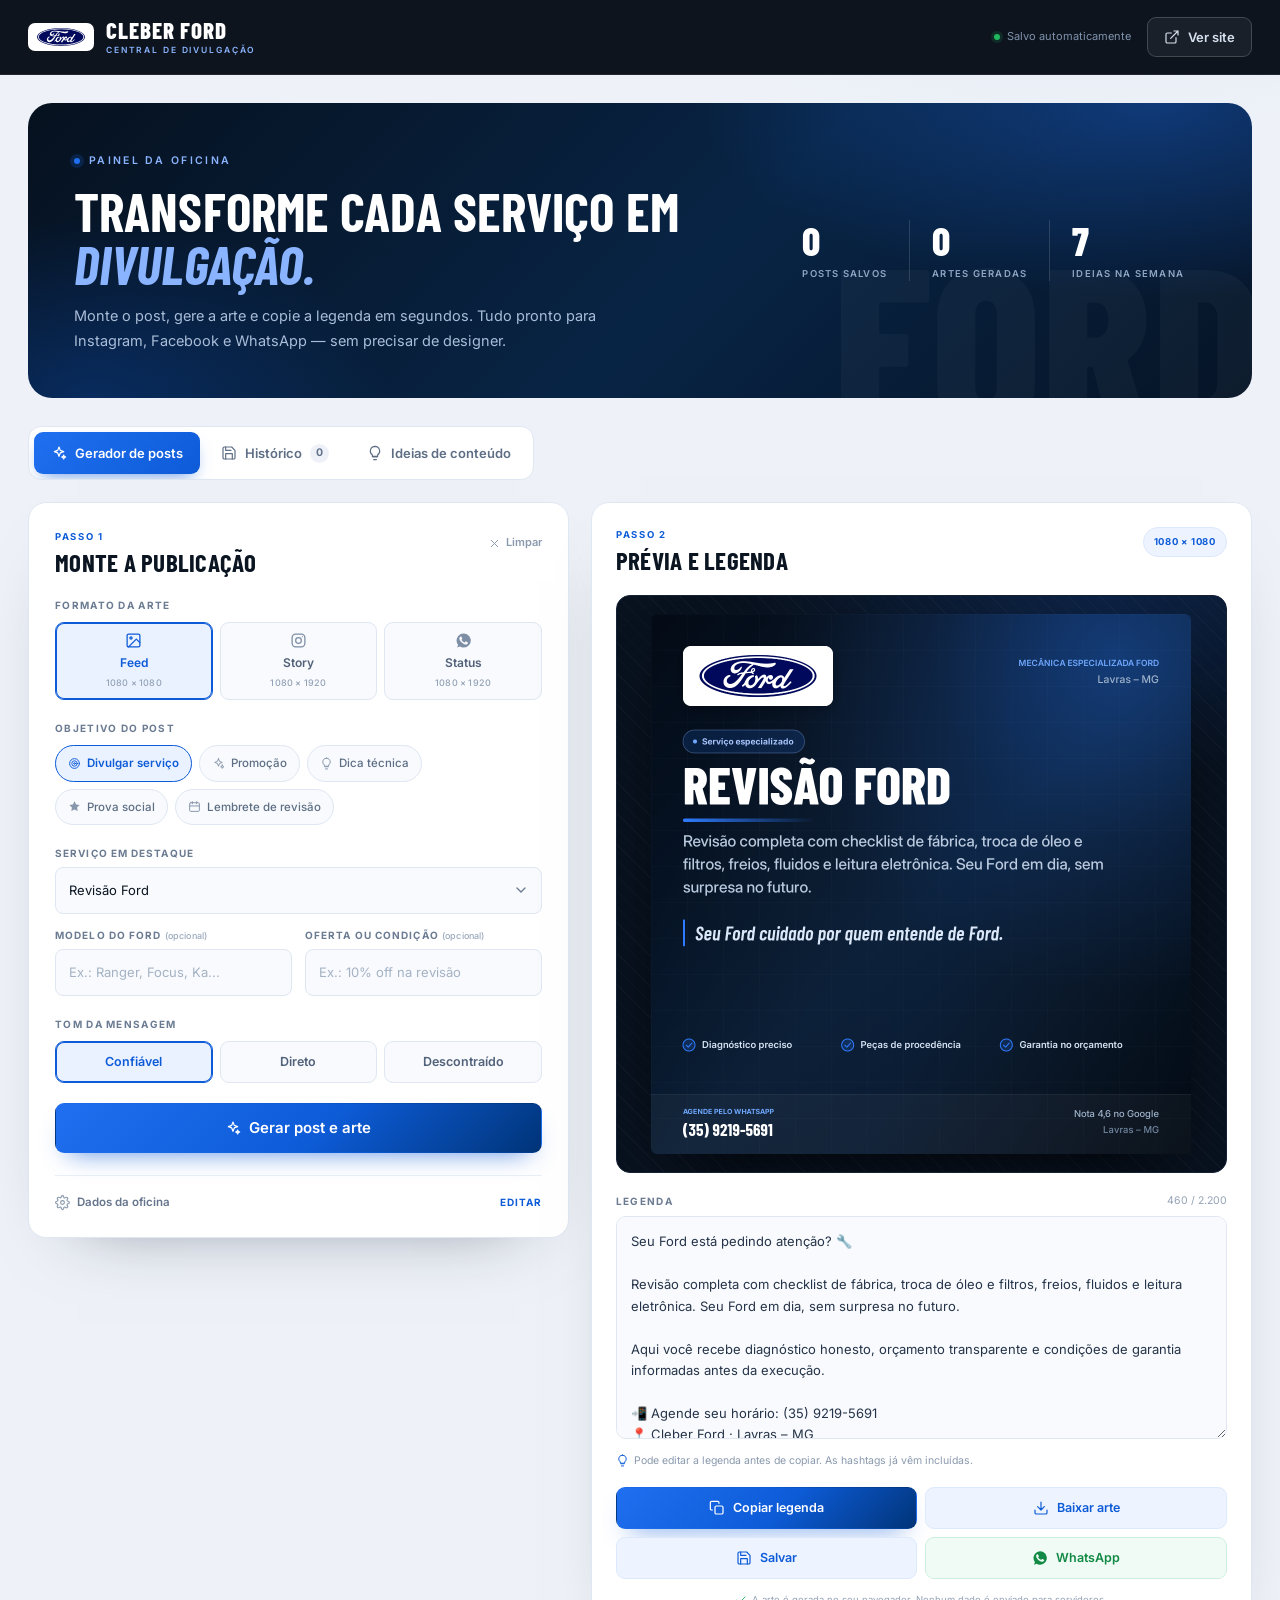
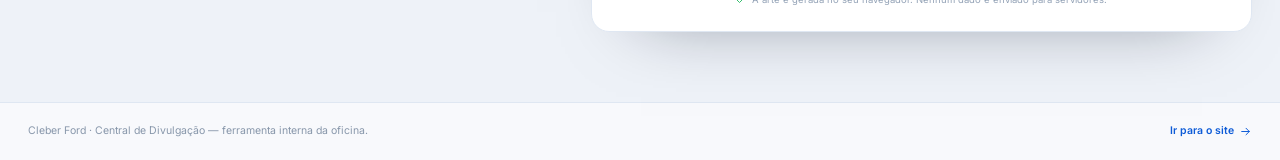
<file: divulgacao.html>
<!DOCTYPE html>
<html lang="pt-BR">
<head>
  <meta charset="UTF-8">
  <meta name="viewport" content="width=device-width, initial-scale=1.0">
  <title>Central de Divulgação | Cleber Ford</title>
  <meta name="description" content="Painel de divulgação da Cleber Ford: gere legendas e imagens prontas para Instagram, WhatsApp e Facebook em segundos.">
  <meta name="robots" content="noindex, nofollow">
  <meta name="theme-color" content="#060d18">
  <link rel="icon" href="assets/img/favicon.svg" type="image/svg+xml">
  <link rel="apple-touch-icon" href="assets/img/apple-touch-icon.png">
  <link rel="preconnect" href="https://fonts.googleapis.com">
  <link rel="preconnect" href="https://fonts.gstatic.com" crossorigin>
  <link href="https://fonts.googleapis.com/css2?family=Barlow+Condensed:ital,wght@0,500;0,600;0,700;0,800;1,600;1,700&family=Inter:wght@400;500;600;700&display=swap" rel="stylesheet">
  <link rel="stylesheet" href="css/painel.css">
</head>
<body>
  <svg class="svg-sprite" aria-hidden="true" xmlns="http://www.w3.org/2000/svg">
    <symbol id="i-whatsapp" viewBox="0 0 24 24"><path fill="currentColor" stroke="none" d="M17.5 14.4c-.3-.1-1.7-.9-2-1-.3-.1-.5-.1-.7.1-.2.3-.7 1-.9 1.2-.2.2-.3.2-.6.1a8 8 0 0 1-2.4-1.5 9 9 0 0 1-1.6-2c-.2-.3 0-.5.1-.6l.5-.6c.1-.2.2-.3.3-.5.1-.2 0-.4 0-.5l-.9-2.1c-.2-.5-.5-.5-.7-.5h-.6c-.2 0-.5.1-.8.4-.3.3-1 1-1 2.5s1.1 2.9 1.2 3.1c.1.2 2.1 3.2 5.1 4.5.7.3 1.3.5 1.7.6.7.2 1.4.2 1.9.1.6-.1 1.7-.7 1.9-1.4.2-.7.2-1.2.2-1.4-.1-.1-.3-.2-.6-.3zM12 22a10 10 0 0 1-5.1-1.4L3 22l1.4-3.8A10 10 0 1 1 12 22z"/></symbol>
    <symbol id="i-copy" viewBox="0 0 24 24"><rect x="9" y="9" width="12" height="12" rx="2"/><path d="M5 15H4a2 2 0 0 1-2-2V4a2 2 0 0 1 2-2h9a2 2 0 0 1 2 2v1"/></symbol>
    <symbol id="i-download" viewBox="0 0 24 24"><path d="M21 15v4a2 2 0 0 1-2 2H5a2 2 0 0 1-2-2v-4M7 10l5 5 5-5M12 15V3"/></symbol>
    <symbol id="i-share" viewBox="0 0 24 24"><circle cx="18" cy="5" r="3"/><circle cx="6" cy="12" r="3"/><circle cx="18" cy="19" r="3"/><path d="m8.6 10.5 6.8-4M8.6 13.5l6.8 4"/></symbol>
    <symbol id="i-save" viewBox="0 0 24 24"><path d="M19 21H5a2 2 0 0 1-2-2V5a2 2 0 0 1 2-2h11l5 5v11a2 2 0 0 1-2 2z"/><path d="M17 21v-8H7v8M7 3v5h8"/></symbol>
    <symbol id="i-trash" viewBox="0 0 24 24"><path d="M3 6h18M8 6V4a2 2 0 0 1 2-2h4a2 2 0 0 1 2 2v2M19 6l-1 14a2 2 0 0 1-2 2H8a2 2 0 0 1-2-2L5 6M10 11v6M14 11v6"/></symbol>
    <symbol id="i-sparkles" viewBox="0 0 24 24"><path d="m12 3 1.9 5.1L19 10l-5.1 1.9L12 17l-1.9-5.1L5 10l5.1-1.9L12 3z"/><path d="M19 15l.9 2.1L22 18l-2.1.9L19 21l-.9-2.1L16 18l2.1-.9L19 15z"/></symbol>
    <symbol id="i-target" viewBox="0 0 24 24"><circle cx="12" cy="12" r="9"/><circle cx="12" cy="12" r="5"/><circle cx="12" cy="12" r="1.5"/></symbol>
    <symbol id="i-bulb" viewBox="0 0 24 24"><path d="M9 18h6M10 22h4"/><path d="M12 2a7 7 0 0 0-4 12.7V17h8v-2.3A7 7 0 0 0 12 2z"/></symbol>
    <symbol id="i-calendar" viewBox="0 0 24 24"><rect x="3" y="5" width="18" height="16" rx="2"/><path d="M16 3v4M8 3v4M3 11h18"/></symbol>
    <symbol id="i-check" viewBox="0 0 24 24"><path d="M20 6 9 17l-5-5"/></symbol>
    <symbol id="i-arrow" viewBox="0 0 24 24"><path d="M5 12h14M13 6l6 6-6 6"/></symbol>
    <symbol id="i-arrow-up" viewBox="0 0 24 24"><path d="M7 17 17 7M8 7h9v9"/></symbol>
    <symbol id="i-gear" viewBox="0 0 24 24"><circle cx="12" cy="12" r="3"/><path d="M19.4 15a1.7 1.7 0 0 0 .34 1.87l.06.06a2 2 0 1 1-2.83 2.83l-.06-.06a1.7 1.7 0 0 0-1.87-.34 1.7 1.7 0 0 0-1 1.55V21a2 2 0 1 1-4 0v-.09a1.7 1.7 0 0 0-1.11-1.55 1.7 1.7 0 0 0-1.87.34l-.06.06a2 2 0 1 1-2.83-2.83l.06-.06a1.7 1.7 0 0 0 .34-1.87 1.7 1.7 0 0 0-1.55-1H3a2 2 0 1 1 0-4h.09a1.7 1.7 0 0 0 1.55-1.11 1.7 1.7 0 0 0-.34-1.87l-.06-.06a2 2 0 1 1 2.83-2.83l.06.06a1.7 1.7 0 0 0 1.87.34H9a1.7 1.7 0 0 0 1-1.55V3a2 2 0 1 1 4 0v.09a1.7 1.7 0 0 0 1 1.55 1.7 1.7 0 0 0 1.87-.34l.06-.06a2 2 0 1 1 2.83 2.83l-.06.06a1.7 1.7 0 0 0-.34 1.87V9a1.7 1.7 0 0 0 1.55 1H21a2 2 0 1 1 0 4h-.09a1.7 1.7 0 0 0-1.55 1z"/></symbol>
    <symbol id="i-image" viewBox="0 0 24 24"><rect x="3" y="3" width="18" height="18" rx="2"/><circle cx="8.5" cy="8.5" r="1.5"/><path d="m21 15-5-5L5 21"/></symbol>
    <symbol id="i-star" viewBox="0 0 24 24"><path fill="currentColor" stroke="none" d="m12 2.5 2.9 6 6.6.9-4.8 4.6 1.2 6.5-5.9-3.1-5.9 3.1 1.2-6.5L2.5 9.4l6.6-.9 2.9-6z"/></symbol>
    <symbol id="i-instagram" viewBox="0 0 24 24"><rect x="3" y="3" width="18" height="18" rx="5"/><circle cx="12" cy="12" r="4"/><circle cx="17.5" cy="6.5" r=".8" fill="currentColor" stroke="none"/></symbol>
    <symbol id="i-close" viewBox="0 0 24 24"><path d="M18 6 6 18M6 6l12 12"/></symbol>
    <symbol id="i-external" viewBox="0 0 24 24"><path d="M15 3h6v6M10 14 21 3M18 13v6a2 2 0 0 1-2 2H5a2 2 0 0 1-2-2V8a2 2 0 0 1 2-2h6"/></symbol>
  </svg>

  <header class="app-header">
    <div class="app-container app-header-inner">
      <a class="app-brand" href="index.html">
        <span class="app-brand-badge"><img src="assets/img/ford-logo.svg" alt="Ford"></span>
        <span class="app-brand-text">
          <strong>Cleber Ford</strong>
          <small>Central de Divulgação</small>
        </span>
      </a>

      <div class="app-header-actions">
        <span class="save-state" id="save-state"><span class="save-dot"></span> Salvo automaticamente</span>
        <a class="app-btn app-btn-ghost" href="index.html">
          <svg class="ic"><use href="#i-external"/></svg> Ver site
        </a>
      </div>
    </div>
  </header>

  <main class="app-main">
    <!-- HERO DO PAINEL -->
    <section class="app-hero">
      <div class="app-container">
        <div class="app-hero-inner">
          <div class="app-hero-copy">
            <span class="app-eyebrow"><span class="app-eyebrow-dot"></span> Painel da oficina</span>
            <h1>Transforme cada serviço em <em>divulgação.</em></h1>
            <p>Monte o post, gere a arte e copie a legenda em segundos. Tudo pronto para Instagram, Facebook e WhatsApp — sem precisar de designer.</p>
          </div>

          <div class="app-stats">
            <div class="app-stat">
              <strong id="stat-saved">0</strong>
              <span>posts salvos</span>
            </div>
            <div class="app-stat">
              <strong id="stat-generated">0</strong>
              <span>artes geradas</span>
            </div>
            <div class="app-stat">
              <strong>7</strong>
              <span>ideias na semana</span>
            </div>
          </div>
        </div>
      </div>
    </section>

    <div class="app-container">
      <!-- ABAS -->
      <nav class="app-tabs" role="tablist" aria-label="Seções da central">
        <button class="app-tab is-active" id="tab-btn-gerador" role="tab" aria-selected="true" aria-controls="tab-gerador" data-tab="gerador">
          <svg class="ic"><use href="#i-sparkles"/></svg> Gerador de posts
        </button>
        <button class="app-tab" id="tab-btn-historico" role="tab" aria-selected="false" aria-controls="tab-historico" data-tab="historico">
          <svg class="ic"><use href="#i-save"/></svg> Histórico <span class="tab-count" id="history-count">0</span>
        </button>
        <button class="app-tab" id="tab-btn-ideias" role="tab" aria-selected="false" aria-controls="tab-ideias" data-tab="ideias">
          <svg class="ic"><use href="#i-bulb"/></svg> Ideias de conteúdo
        </button>
      </nav>

      <!-- ================= ABA GERADOR ================= -->
      <section class="tab-panel is-active" id="tab-gerador" role="tabpanel" aria-labelledby="tab-btn-gerador">
        <div class="workspace">
          <!-- BRIEFING -->
          <div class="briefing card">
            <div class="card-head">
              <div>
                <span class="step-label">Passo 1</span>
                <h2>Monte a publicação</h2>
              </div>
              <button class="link-btn" type="button" id="reset-form" title="Voltar aos valores iniciais">
                <svg class="ic"><use href="#i-close"/></svg> Limpar
              </button>
            </div>

            <form id="post-form" autocomplete="off">
              <fieldset class="form-block">
                <legend>Formato da arte</legend>
                <div class="segmented" role="group" aria-label="Formato da arte">
                  <label class="segment">
                    <input type="radio" name="formato" value="feed" checked>
                    <span><svg class="ic"><use href="#i-image"/></svg> Feed <small>1080 × 1080</small></span>
                  </label>
                  <label class="segment">
                    <input type="radio" name="formato" value="story">
                    <span><svg class="ic"><use href="#i-instagram"/></svg> Story <small>1080 × 1920</small></span>
                  </label>
                  <label class="segment">
                    <input type="radio" name="formato" value="status">
                    <span><svg class="ic"><use href="#i-whatsapp"/></svg> Status <small>1080 × 1920</small></span>
                  </label>
                </div>
              </fieldset>

              <fieldset class="form-block">
                <legend>Objetivo do post</legend>
                <div class="chips" role="group" aria-label="Objetivo do post">
                  <label class="chip"><input type="radio" name="objetivo" value="servico" checked><span><svg class="ic"><use href="#i-target"/></svg> Divulgar serviço</span></label>
                  <label class="chip"><input type="radio" name="objetivo" value="promocao"><span><svg class="ic"><use href="#i-sparkles"/></svg> Promoção</span></label>
                  <label class="chip"><input type="radio" name="objetivo" value="dica"><span><svg class="ic"><use href="#i-bulb"/></svg> Dica técnica</span></label>
                  <label class="chip"><input type="radio" name="objetivo" value="prova"><span><svg class="ic"><use href="#i-star"/></svg> Prova social</span></label>
                  <label class="chip"><input type="radio" name="objetivo" value="revisao"><span><svg class="ic"><use href="#i-calendar"/></svg> Lembrete de revisão</span></label>
                </div>
              </fieldset>

              <div class="field-grid">
                <label class="app-field app-field--full">
                  <span>Serviço em destaque</span>
                  <select name="servico" id="servico">
                    <option>Revisão Ford</option>
                    <option>Diagnóstico eletrônico</option>
                    <option>Motor e retífica</option>
                    <option>Câmbio automático e PowerShift</option>
                    <option>Freios e ABS</option>
                    <option>Suspensão e direção</option>
                    <option>Ar-condicionado</option>
                    <option>Elétrica e módulos</option>
                    <option>Serviço geral</option>
                  </select>
                </label>

                <label class="app-field">
                  <span>Modelo do Ford <small>(opcional)</small></span>
                  <input type="text" name="modelo" id="modelo" placeholder="Ex.: Ranger, Focus, Ka...">
                </label>

                <label class="app-field">
                  <span>Oferta ou condição <small>(opcional)</small></span>
                  <input type="text" name="oferta" id="oferta" placeholder="Ex.: 10% off na revisão">
                </label>
              </div>

              <fieldset class="form-block">
                <legend>Tom da mensagem</legend>
                <div class="segmented segmented--tone" role="group" aria-label="Tom da mensagem">
                  <label class="segment">
                    <input type="radio" name="tom" value="confiavel" checked>
                    <span>Confiável</span>
                  </label>
                  <label class="segment">
                    <input type="radio" name="tom" value="direto">
                    <span>Direto</span>
                  </label>
                  <label class="segment">
                    <input type="radio" name="tom" value="descontraido">
                    <span>Descontraído</span>
                  </label>
                </div>
              </fieldset>

              <button class="app-btn app-btn-primary app-btn-lg app-btn-block" type="submit">
                <svg class="ic"><use href="#i-sparkles"/></svg> Gerar post e arte
              </button>
            </form>

            <details class="settings">
              <summary><svg class="ic"><use href="#i-gear"/></svg> Dados da oficina <span>editar</span></summary>
              <div class="settings-body">
                <div class="field-grid">
                  <label class="app-field">
                    <span>Nome da oficina</span>
                    <input type="text" id="cfg-name" data-setting="name" placeholder="Cleber Ford">
                  </label>
                  <label class="app-field">
                    <span>WhatsApp exibido</span>
                    <input type="text" id="cfg-phone" data-setting="phone" placeholder="(35) 9219-5691">
                  </label>
                  <label class="app-field">
                    <span>Cidade / UF</span>
                    <input type="text" id="cfg-city" data-setting="city" placeholder="Lavras – MG">
                  </label>
                  <label class="app-field">
                    <span>Instagram <small>(opcional)</small></span>
                    <input type="text" id="cfg-instagram" data-setting="instagram" placeholder="@seuinstagram">
                  </label>
                  <label class="app-field app-field--full">
                    <span>Número do WhatsApp (só números, com 55)</span>
                    <input type="text" id="cfg-wa" data-setting="wa" placeholder="553592195691">
                  </label>
                </div>
                <div class="settings-actions">
                  <button class="app-btn app-btn-soft app-btn-sm" type="button" id="apply-settings">Atualizar prévia</button>
                  <button class="link-btn" type="button" id="restore-settings">Restaurar padrão</button>
                </div>
              </div>
            </details>
          </div>

          <!-- PREVIEW -->
          <div class="preview-col">
            <div class="preview-card card">
              <div class="card-head">
                <div>
                  <span class="step-label">Passo 2</span>
                  <h2>Prévia e legenda</h2>
                </div>
                <span class="format-badge" id="format-badge">1080 × 1080</span>
              </div>

              <div class="canvas-shell" id="canvas-shell">
                <canvas id="post-canvas" width="1080" height="1080" aria-label="Prévia da arte gerada"></canvas>
              </div>

              <div class="caption-block">
                <div class="caption-head">
                  <label for="caption">Legenda</label>
                  <span id="char-count">0 / 2.200</span>
                </div>
                <textarea id="caption" rows="9" spellcheck="true"></textarea>
                <p class="caption-hint"><svg class="ic"><use href="#i-bulb"/></svg> Pode editar a legenda antes de copiar. As hashtags já vêm incluídas.</p>
              </div>

              <div class="post-actions">
                <button class="app-btn app-btn-primary" type="button" id="btn-copy">
                  <svg class="ic"><use href="#i-copy"/></svg> Copiar legenda
                </button>
                <button class="app-btn app-btn-soft" type="button" id="btn-download">
                  <svg class="ic"><use href="#i-download"/></svg> Baixar arte
                </button>
                <button class="app-btn app-btn-soft" type="button" id="btn-save">
                  <svg class="ic"><use href="#i-save"/></svg> Salvar
                </button>
                <button class="app-btn app-btn-ghost-green" type="button" id="btn-whatsapp">
                  <svg class="ic"><use href="#i-whatsapp"/></svg> WhatsApp
                </button>
              </div>

              <p class="privacy-note">
                <svg class="ic"><use href="#i-check"/></svg>
                A arte é gerada no seu navegador. Nenhum dado é enviado para servidores.
              </p>
            </div>
          </div>
        </div>
      </section>

      <!-- ================= ABA HISTÓRICO ================= -->
      <section class="tab-panel" id="tab-historico" role="tabpanel" aria-labelledby="tab-btn-historico" hidden>
        <div class="panel-head">
          <div>
            <span class="step-label">Sua biblioteca</span>
            <h2>Posts salvos</h2>
            <p>As publicações ficam guardadas neste navegador. Baixe a arte e a legenda sempre que precisar.</p>
          </div>
          <button class="app-btn app-btn-primary" type="button" data-go-tab="gerador">
            <svg class="ic"><use href="#i-sparkles"/></svg> Criar novo post
          </button>
        </div>

        <div class="history-grid" id="history-grid"></div>

        <div class="empty-state" id="history-empty">
          <span class="empty-icon"><svg class="ic"><use href="#i-image"/></svg></span>
          <h3>Nenhum post salvo ainda</h3>
          <p>Gere sua primeira arte e clique em <strong>Salvar</strong> para encontrá-la aqui depois.</p>
          <button class="app-btn app-btn-soft" type="button" data-go-tab="gerador">Ir para o gerador</button>
        </div>
      </section>

      <!-- ================= ABA IDEIAS ================= -->
      <section class="tab-panel" id="tab-ideias" role="tabpanel" aria-labelledby="tab-btn-ideias" hidden>
        <div class="panel-head">
          <div>
            <span class="step-label">Planejamento</span>
            <h2>Uma semana de conteúdo</h2>
            <p>Não sabe o que postar? Use o plano abaixo: clique em uma ideia e ela já vem preenchida no gerador.</p>
          </div>
          <a class="app-btn app-btn-soft" href="index.html#servicos" target="_blank" rel="noopener">
            Ver serviços do site <svg class="ic"><use href="#i-external"/></svg>
          </a>
        </div>

        <div class="ideas-layout">
          <div class="ideas-grid">
            <article class="idea-card" data-idea='{"objetivo":"dica","servico":"Revisão Ford","modelo":"","oferta":"","tom":"confiavel"}'>
              <span class="idea-day">Segunda</span>
              <h3>Dica que evita prejuízo</h3>
              <p>Ensine um cuidado simples de manutenção e posicione a oficina como especialista.</p>
              <div class="idea-tags"><span>Dica técnica</span><span>Revisão</span></div>
              <button class="idea-use" type="button">Usar esta ideia <svg class="ic"><use href="#i-arrow"/></svg></button>
            </article>

            <article class="idea-card" data-idea='{"objetivo":"servico","servico":"Diagnóstico eletrônico","modelo":"","oferta":"","tom":"confiavel"}'>
              <span class="idea-day">Terça</span>
              <h3>Serviço em destaque</h3>
              <p>Apresente o diagnóstico eletrônico e mostre por que ele evita trocas desnecessárias.</p>
              <div class="idea-tags"><span>Serviço</span><span>Diagnóstico</span></div>
              <button class="idea-use" type="button">Usar esta ideia <svg class="ic"><use href="#i-arrow"/></svg></button>
            </article>

            <article class="idea-card" data-idea='{"objetivo":"prova","servico":"Serviço geral","modelo":"Focus","oferta":"","tom":"descontraido"}'>
              <span class="idea-day">Quarta</span>
              <h3>Antes e depois</h3>
              <p>Publique a entrega de um carro com uma frase de orgulho pelo trabalho bem feito.</p>
              <div class="idea-tags"><span>Prova social</span><span>Bastidores</span></div>
              <button class="idea-use" type="button">Usar esta ideia <svg class="ic"><use href="#i-arrow"/></svg></button>
            </article>

            <article class="idea-card idea-card--accent" data-idea='{"objetivo":"promocao","servico":"Revisão Ford","modelo":"","oferta":"10% off na revisão agendada esta semana","tom":"direto"}'>
              <span class="idea-day">Quinta</span>
              <h3>Oferta da semana</h3>
              <p>Uma condição especial com prazo curto para gerar movimento nos próximos dias.</p>
              <div class="idea-tags"><span>Promoção</span><span>Conversão</span></div>
              <button class="idea-use" type="button">Usar esta ideia <svg class="ic"><use href="#i-arrow"/></svg></button>
            </article>

            <article class="idea-card" data-idea='{"objetivo":"servico","servico":"Câmbio automático e PowerShift","modelo":"","oferta":"","tom":"direto"}'>
              <span class="idea-day">Sexta</span>
              <h3>Dor real do cliente</h3>
              <p>Fale sobre trancos no câmbio e mostre que o diagnóstico correto resolve.</p>
              <div class="idea-tags"><span>Serviço</span><span>Câmbio</span></div>
              <button class="idea-use" type="button">Usar esta ideia <svg class="ic"><use href="#i-arrow"/></svg></button>
            </article>

            <article class="idea-card" data-idea='{"objetivo":"revisao","servico":"Revisão Ford","modelo":"","oferta":"","tom":"confiavel"}'>
              <span class="idea-day">Sábado</span>
              <h3>Lembrete de revisão</h3>
              <p>Reforce a importância da revisão preventiva antes de pegar a estrada.</p>
              <div class="idea-tags"><span>Revisão</span><span>Segurança</span></div>
              <button class="idea-use" type="button">Usar esta ideia <svg class="ic"><use href="#i-arrow"/></svg></button>
            </article>

            <article class="idea-card" data-idea='{"objetivo":"dica","servico":"Suspensão e direção","modelo":"","oferta":"","tom":"descontraido"}'>
              <span class="idea-day">Domingo</span>
              <h3>Dica leve de domingo</h3>
              <p>Um conteúdo rápido e descontraído para manter a marca presente no feed.</p>
              <div class="idea-tags"><span>Dica</span><span>Engajamento</span></div>
              <button class="idea-use" type="button">Usar esta ideia <svg class="ic"><use href="#i-arrow"/></svg></button>
            </article>
          </div>

          <aside class="tips-card">
            <h3><svg class="ic"><use href="#i-bulb"/></svg> Dicas para vender mais</h3>
            <ul class="tips-list">
              <li><strong>Frequência:</strong> 3 a 4 posts por semana já mantêm a oficina presente. Use stories todos os dias.</li>
              <li><strong>Mostre o processo:</strong> fotos reais da oficina e do carro pronto geram muito mais confiança que imagens genéricas.</li>
              <li><strong>Sempre tenha CTA:</strong> termine toda legenda com “chame no WhatsApp” e o número.</li>
              <li><strong>Prova social:</strong> peça avaliação no Google após a entrega e transforme em post.</li>
              <li><strong>Destaques:</strong> salve os posts de serviços nos destaques do Instagram (Revisão, Câmbio, Freios...).</li>
              <li><strong>Atenda com agilidade:</strong> manter o WhatsApp acompanhado no horário comercial ajuda a converter mais contatos.</li>
            </ul>
            <div class="tips-cta">
              <span>Precisa de ajuda para gravar fotos e vídeos?</span>
              <strong>Use o celular na horizontal e boa luz.</strong>
            </div>
          </aside>
        </div>
      </section>
    </div>
  </main>

  <footer class="app-footer">
    <div class="app-container app-footer-inner">
      <p>Cleber Ford · Central de Divulgação — ferramenta interna da oficina.</p>
      <a href="index.html">Ir para o site <svg class="ic"><use href="#i-arrow"/></svg></a>
    </div>
  </footer>

  <div class="toast" id="toast" role="status" aria-live="polite"></div>

  <script src="js/logo-data.js"></script>
  <script src="js/painel.js"></script>
</body>
</html>
</file>
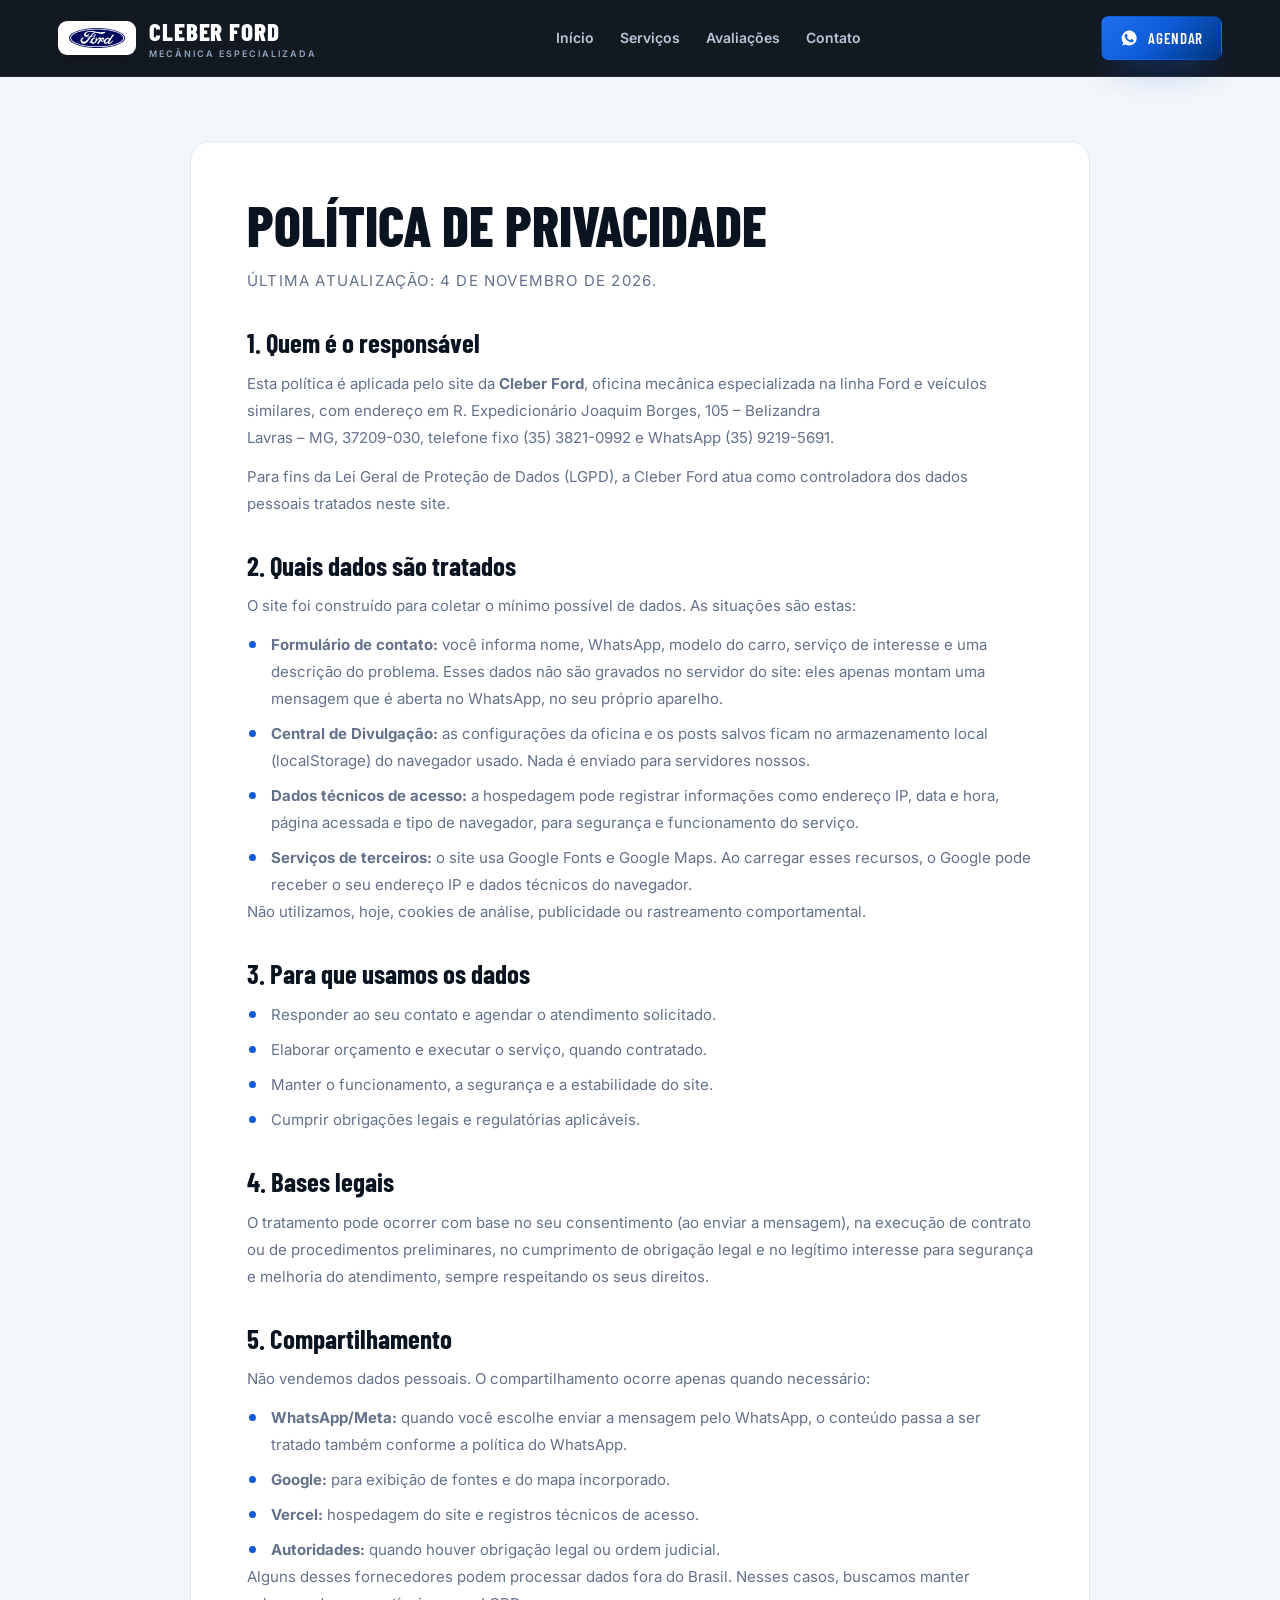
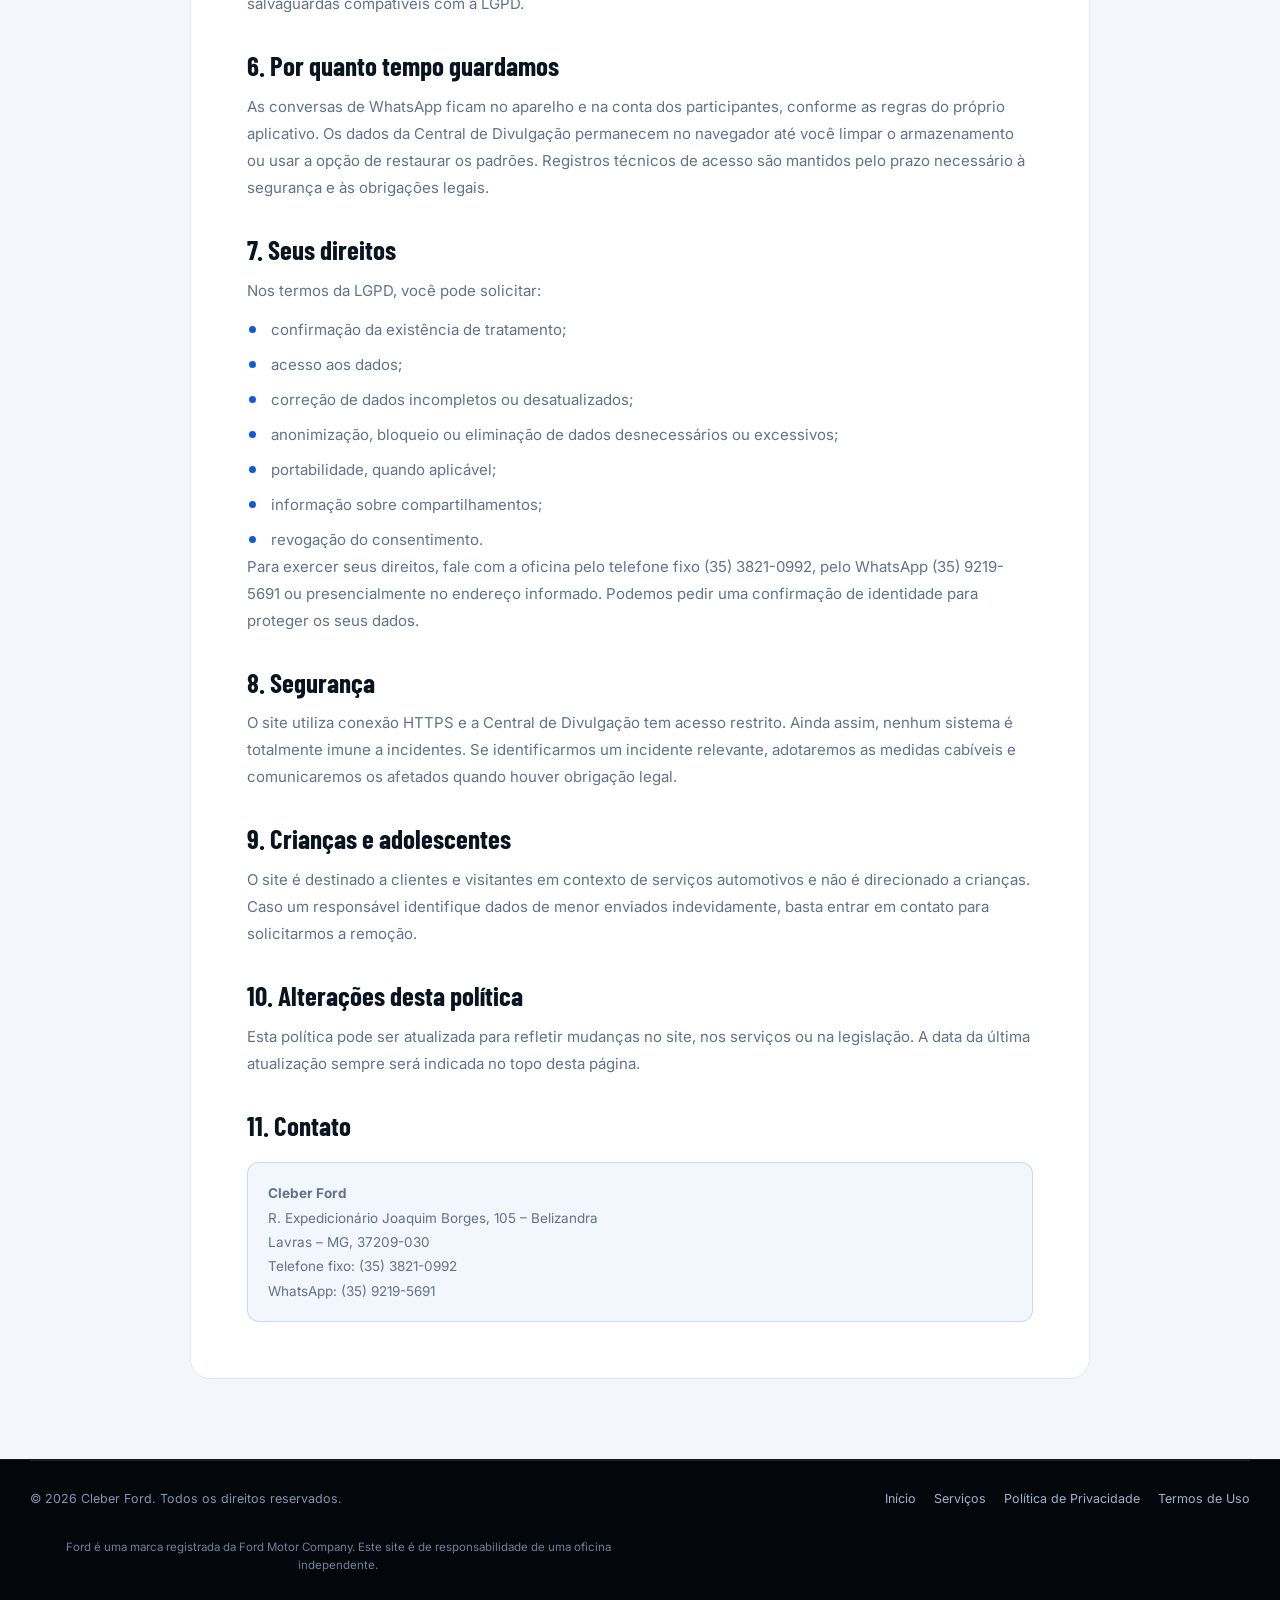
<file: politica-de-privacidade.html>
<!DOCTYPE html>
<html lang="pt-BR">
<head>
  <meta charset="UTF-8">
  <meta name="viewport" content="width=device-width, initial-scale=1.0">
  <title>Política de Privacidade | Cleber Ford</title>
  <meta name="description" content="Saiba como a Cleber Ford trata dados pessoais no site, no formulário de contato e na Central de Divulgação.">
  <meta name="author" content="Cleber Ford">
  <meta name="theme-color" content="#060b14">
  <link rel="canonical" href="https://cleber-ford.vercel.app/politica-de-privacidade.html">

  <meta property="og:type" content="website">
  <meta property="og:locale" content="pt_BR">
  <meta property="og:site_name" content="Cleber Ford">
  <meta property="og:title" content="Política de Privacidade | Cleber Ford">
  <meta property="og:description" content="Saiba como a Cleber Ford trata dados pessoais no site, no formulário de contato e na Central de Divulgação.">
  <meta property="og:url" content="https://cleber-ford.vercel.app/politica-de-privacidade.html">
  <meta property="og:image" content="https://cleber-ford.vercel.app/assets/img/og-image.jpg">
  <meta property="og:image:width" content="1200">
  <meta property="og:image:height" content="630">

  <link rel="icon" href="assets/img/favicon.svg" type="image/svg+xml">
  <link rel="apple-touch-icon" href="assets/img/apple-touch-icon.png">
  <link rel="preconnect" href="https://fonts.googleapis.com">
  <link rel="preconnect" href="https://fonts.gstatic.com" crossorigin>
  <link href="https://fonts.googleapis.com/css2?family=Barlow+Condensed:ital,wght@0,500;0,600;0,700;0,800;1,600;1,700&family=Inter:wght@400;500;600;700&display=swap" rel="stylesheet">
  <link rel="stylesheet" href="css/site.css">
  <link rel="stylesheet" href="css/paginas.css">
  
</head>
<body>
  <a class="skip-link" href="#conteudo">Pular para o conteúdo</a>
  
  <svg class="svg-sprite" aria-hidden="true" xmlns="http://www.w3.org/2000/svg">
    <symbol id="i-whatsapp" viewBox="0 0 24 24"><path fill="currentColor" stroke="none" d="M17.5 14.4c-.3-.1-1.7-.9-2-1-.3-.1-.5-.1-.7.1-.2.3-.7 1-.9 1.2-.2.2-.3.2-.6.1a8 8 0 0 1-2.4-1.5 9 9 0 0 1-1.6-2c-.2-.3 0-.5.1-.6l.5-.6c.1-.2.2-.3.3-.5.1-.2 0-.4 0-.5l-.9-2.1c-.2-.5-.5-.5-.7-.5h-.6c-.2 0-.5.1-.8.4-.3.3-1 1-1 2.5s1.1 2.9 1.2 3.1c.1.2 2.1 3.2 5.1 4.5.7.3 1.3.5 1.7.6.7.2 1.4.2 1.9.1.6-.1 1.7-.7 1.9-1.4.2-.7.2-1.2.2-1.4-.1-.1-.3-.2-.6-.3zM12 22a10 10 0 0 1-5.1-1.4L3 22l1.4-3.8A10 10 0 1 1 12 22z"/></symbol>
    <symbol id="i-phone" viewBox="0 0 24 24"><path d="M22 16.9v3a2 2 0 0 1-2.2 2 19.8 19.8 0 0 1-8.6-3.1 19.5 19.5 0 0 1-6-6A19.8 19.8 0 0 1 2.1 4.2 2 2 0 0 1 4.1 2h3a2 2 0 0 1 2 1.7c.1 1 .4 1.9.7 2.8a2 2 0 0 1-.5 2.1L8.1 9.9a16 16 0 0 0 6 6l1.3-1.3a2 2 0 0 1 2.1-.5c.9.3 1.8.6 2.8.7a2 2 0 0 1 1.7 2.1z"/></symbol>
    <symbol id="i-arrow" viewBox="0 0 24 24"><path d="M5 12h14M13 6l6 6-6 6"/></symbol>
    <symbol id="i-arrow-up" viewBox="0 0 24 24"><path d="M7 17 17 7M8 7h9v9"/></symbol>
    <symbol id="i-pin" viewBox="0 0 24 24"><path d="M20 10c0 6-8 12-8 12s-8-6-8-12a8 8 0 0 1 16 0z"/><circle cx="12" cy="10" r="3"/></symbol>
    <symbol id="i-clock" viewBox="0 0 24 24"><circle cx="12" cy="12" r="9"/><path d="M12 7v5l3 2"/></symbol>
    <symbol id="i-check" viewBox="0 0 24 24"><path d="M20 6 9 17l-5-5"/></symbol>
    <symbol id="i-shield" viewBox="0 0 24 24"><path d="M12 22s8-4 8-10V5l-8-3-8 3v7c0 6 8 10 8 10z"/><path d="m8.5 11.5 2.5 2.5 4.5-5"/></symbol>
  </svg>

  <header class="inner-header">
    <div class="container inner-header-inner">
      <a class="brand" href="index.html" aria-label="Cleber Ford - página inicial">
        <span class="brand-badge"><img src="assets/img/ford-logo.svg" alt="Logotipo Ford"></span>
        <span class="brand-text"><strong>Cleber Ford</strong><small>Mecânica especializada</small></span>
      </a>
      <nav class="inner-nav" aria-label="Navegação principal">
        <a href="index.html">Início</a>
        <a href="index.html#servicos">Serviços</a>
        <a href="index.html#avaliacoes">Avaliações</a>
        <a href="index.html#contato">Contato</a>
      </nav>
      <a class="btn btn-primary btn-sm" href="https://wa.me/553592195691?text=Ol%C3%A1!%20Vim%20pelo%20site%20da%20Cleber%20Ford%20e%20gostaria%20de%20agendar%20um%20servi%C3%A7o." target="_blank" rel="noopener" data-wa="Olá! Vim pelo site da Cleber Ford e gostaria de agendar um serviço.">
        <svg class="ic"><use href="#i-whatsapp"/></svg> Agendar
      </a>
    </div>
  </header>
  <main id="conteudo">
    <section class="legal-page">
      <div class="container">
        <article class="legal-content">
          <h1>Política de Privacidade</h1>
          <p class="legal-updated">Última atualização: 4 de novembro de 2026.</p>
          
          <h2>1. Quem é o responsável</h2>
          <p>Esta política é aplicada pelo site da <strong>Cleber Ford</strong>, oficina mecânica especializada na linha Ford e veículos similares, com endereço em R. Expedicionário Joaquim Borges, 105 – Belizandra<br>Lavras – MG, 37209-030, telefone fixo (35) 3821-0992 e WhatsApp (35) 9219-5691.</p>
          <p>Para fins da Lei Geral de Proteção de Dados (LGPD), a Cleber Ford atua como controladora dos dados pessoais tratados neste site.</p>

          <h2>2. Quais dados são tratados</h2>
          <p>O site foi construído para coletar o mínimo possível de dados. As situações são estas:</p>
          <ul>
            <li><strong>Formulário de contato:</strong> você informa nome, WhatsApp, modelo do carro, serviço de interesse e uma descrição do problema. Esses dados não são gravados no servidor do site: eles apenas montam uma mensagem que é aberta no WhatsApp, no seu próprio aparelho.</li>
            <li><strong>Central de Divulgação:</strong> as configurações da oficina e os posts salvos ficam no armazenamento local (localStorage) do navegador usado. Nada é enviado para servidores nossos.</li>
            <li><strong>Dados técnicos de acesso:</strong> a hospedagem pode registrar informações como endereço IP, data e hora, página acessada e tipo de navegador, para segurança e funcionamento do serviço.</li>
            <li><strong>Serviços de terceiros:</strong> o site usa Google Fonts e Google Maps. Ao carregar esses recursos, o Google pode receber o seu endereço IP e dados técnicos do navegador.</li>
          </ul>
          <p>Não utilizamos, hoje, cookies de análise, publicidade ou rastreamento comportamental.</p>

          <h2>3. Para que usamos os dados</h2>
          <ul>
            <li>Responder ao seu contato e agendar o atendimento solicitado.</li>
            <li>Elaborar orçamento e executar o serviço, quando contratado.</li>
            <li>Manter o funcionamento, a segurança e a estabilidade do site.</li>
            <li>Cumprir obrigações legais e regulatórias aplicáveis.</li>
          </ul>

          <h2>4. Bases legais</h2>
          <p>O tratamento pode ocorrer com base no seu consentimento (ao enviar a mensagem), na execução de contrato ou de procedimentos preliminares, no cumprimento de obrigação legal e no legítimo interesse para segurança e melhoria do atendimento, sempre respeitando os seus direitos.</p>

          <h2>5. Compartilhamento</h2>
          <p>Não vendemos dados pessoais. O compartilhamento ocorre apenas quando necessário:</p>
          <ul>
            <li><strong>WhatsApp/Meta:</strong> quando você escolhe enviar a mensagem pelo WhatsApp, o conteúdo passa a ser tratado também conforme a política do WhatsApp.</li>
            <li><strong>Google:</strong> para exibição de fontes e do mapa incorporado.</li>
            <li><strong>Vercel:</strong> hospedagem do site e registros técnicos de acesso.</li>
            <li><strong>Autoridades:</strong> quando houver obrigação legal ou ordem judicial.</li>
          </ul>
          <p>Alguns desses fornecedores podem processar dados fora do Brasil. Nesses casos, buscamos manter salvaguardas compatíveis com a LGPD.</p>

          <h2>6. Por quanto tempo guardamos</h2>
          <p>As conversas de WhatsApp ficam no aparelho e na conta dos participantes, conforme as regras do próprio aplicativo. Os dados da Central de Divulgação permanecem no navegador até você limpar o armazenamento ou usar a opção de restaurar os padrões. Registros técnicos de acesso são mantidos pelo prazo necessário à segurança e às obrigações legais.</p>

          <h2>7. Seus direitos</h2>
          <p>Nos termos da LGPD, você pode solicitar:</p>
          <ul>
            <li>confirmação da existência de tratamento;</li>
            <li>acesso aos dados;</li>
            <li>correção de dados incompletos ou desatualizados;</li>
            <li>anonimização, bloqueio ou eliminação de dados desnecessários ou excessivos;</li>
            <li>portabilidade, quando aplicável;</li>
            <li>informação sobre compartilhamentos;</li>
            <li>revogação do consentimento.</li>
          </ul>
          <p>Para exercer seus direitos, fale com a oficina pelo telefone fixo (35) 3821-0992, pelo WhatsApp (35) 9219-5691 ou presencialmente no endereço informado. Podemos pedir uma confirmação de identidade para proteger os seus dados.</p>

          <h2>8. Segurança</h2>
          <p>O site utiliza conexão HTTPS e a Central de Divulgação tem acesso restrito. Ainda assim, nenhum sistema é totalmente imune a incidentes. Se identificarmos um incidente relevante, adotaremos as medidas cabíveis e comunicaremos os afetados quando houver obrigação legal.</p>

          <h2>9. Crianças e adolescentes</h2>
          <p>O site é destinado a clientes e visitantes em contexto de serviços automotivos e não é direcionado a crianças. Caso um responsável identifique dados de menor enviados indevidamente, basta entrar em contato para solicitarmos a remoção.</p>

          <h2>10. Alterações desta política</h2>
          <p>Esta política pode ser atualizada para refletir mudanças no site, nos serviços ou na legislação. A data da última atualização sempre será indicada no topo desta página.</p>

          <h2>11. Contato</h2>
          <div class="legal-box"><p><strong>Cleber Ford</strong><br>R. Expedicionário Joaquim Borges, 105 – Belizandra<br>Lavras – MG, 37209-030<br>Telefone fixo: (35) 3821-0992<br>WhatsApp: (35) 9219-5691</p></div>
        </article>
      </div>
    </section>
  </main>

  <footer class="site-footer inner-footer">
    <div class="container footer-bottom">
      <p>© <span id="ano"></span> Cleber Ford. Todos os direitos reservados.</p>
      <div class="legal-links">
        <a href="index.html">Início</a>
        <a href="index.html#servicos">Serviços</a>
        <a href="politica-de-privacidade.html">Política de Privacidade</a>
        <a href="termos-de-uso.html">Termos de Uso</a>
      </div>
    </div>
    <div class="container">
      <p class="footer-legal">Ford é uma marca registrada da Ford Motor Company. Este site é de responsabilidade de uma oficina independente.</p>
    </div>
  </footer>
  <script src="js/site.js"></script>
</body>
</html>
</file>
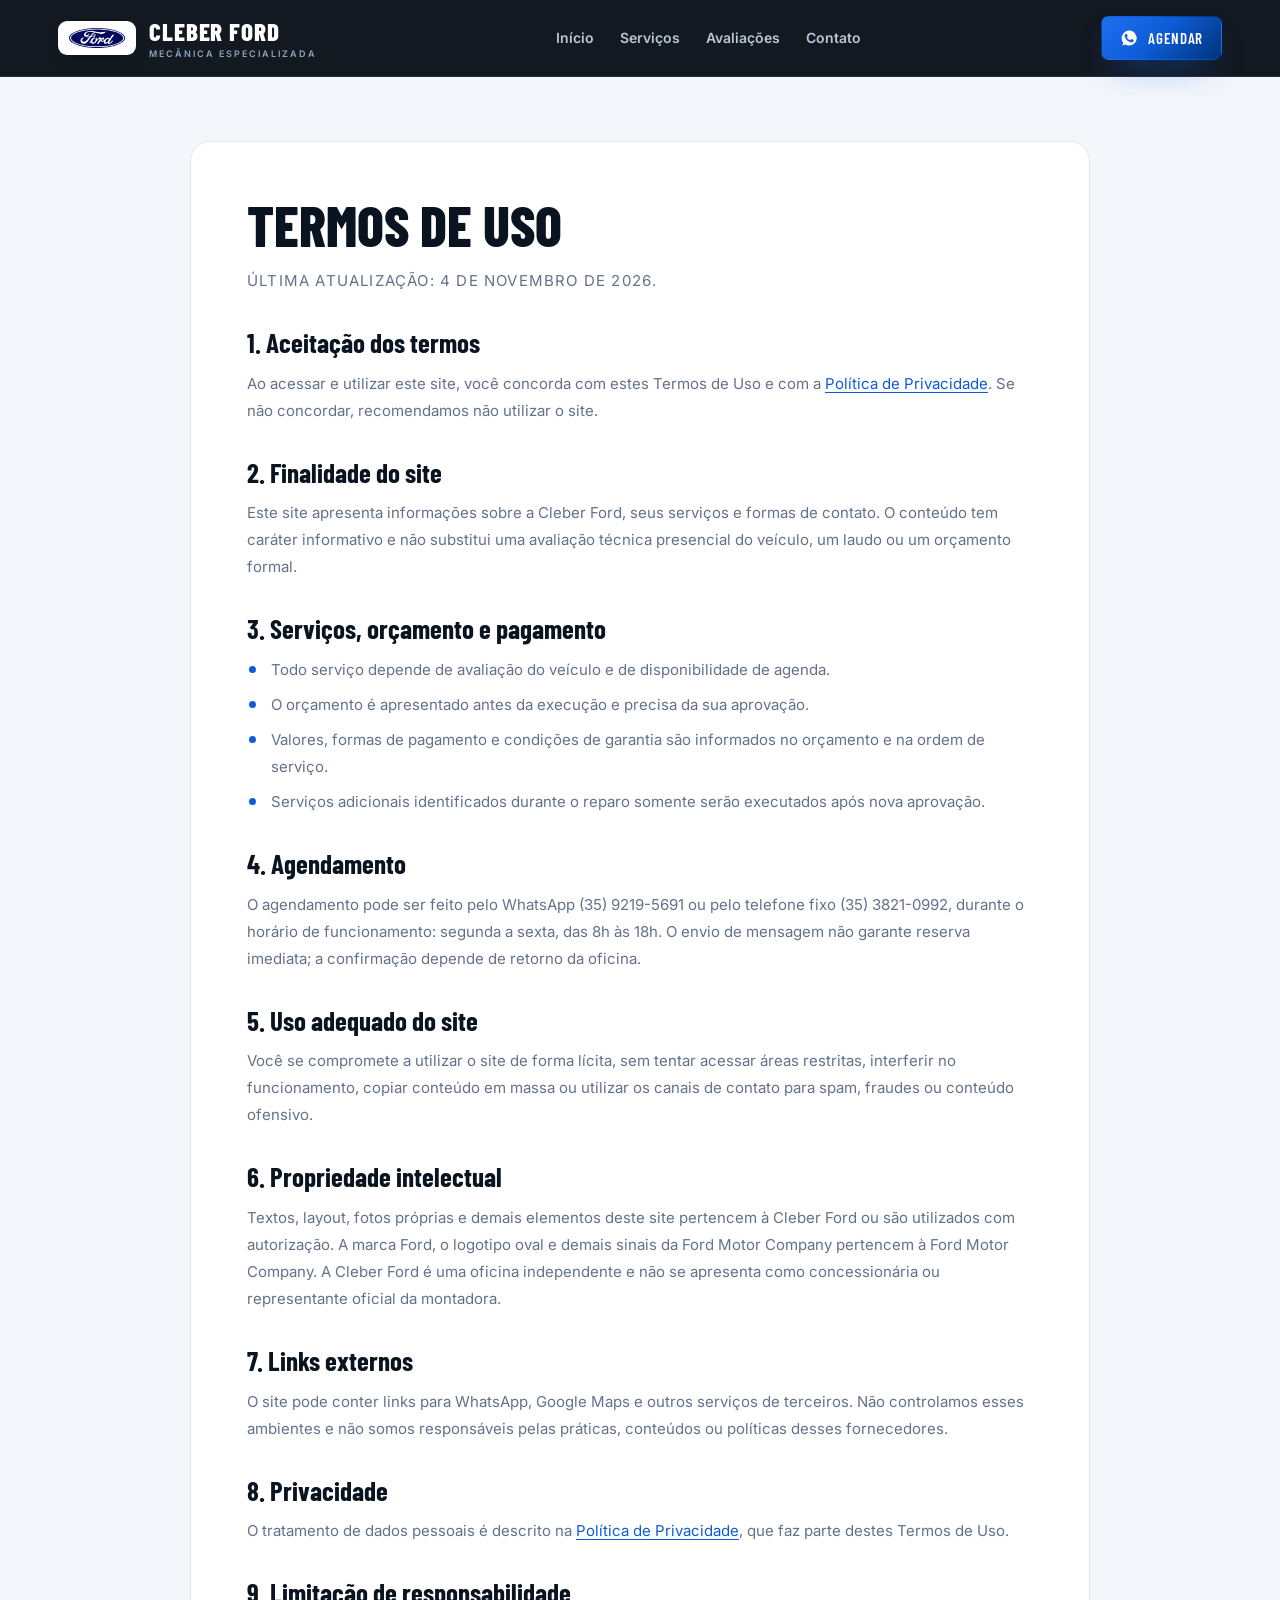
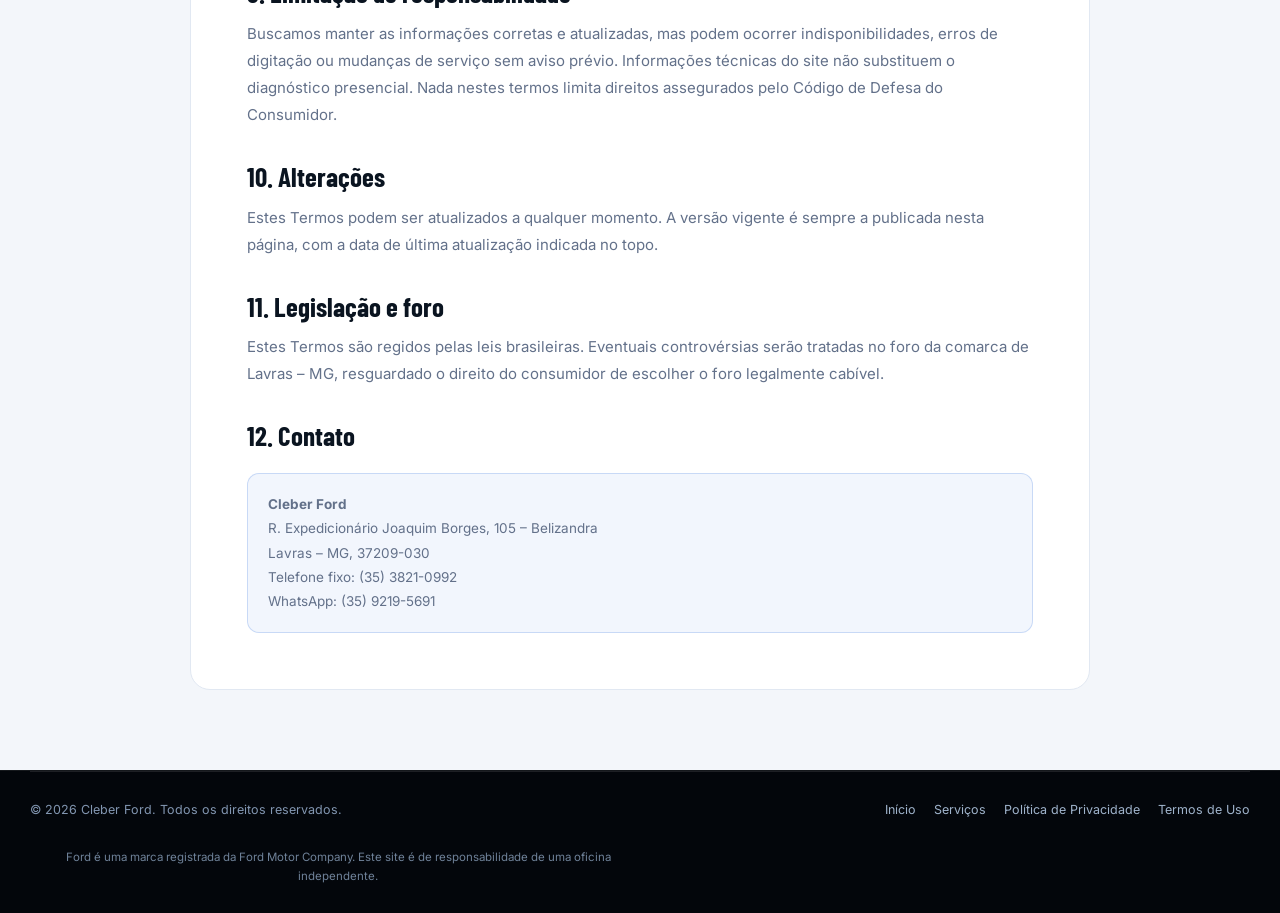
<file: termos-de-uso.html>
<!DOCTYPE html>
<html lang="pt-BR">
<head>
  <meta charset="UTF-8">
  <meta name="viewport" content="width=device-width, initial-scale=1.0">
  <title>Termos de Uso | Cleber Ford</title>
  <meta name="description" content="Termos de uso do site da Cleber Ford: serviços, orçamento, agendamento, propriedade intelectual e contato.">
  <meta name="author" content="Cleber Ford">
  <meta name="theme-color" content="#060b14">
  <link rel="canonical" href="https://cleber-ford.vercel.app/termos-de-uso.html">

  <meta property="og:type" content="website">
  <meta property="og:locale" content="pt_BR">
  <meta property="og:site_name" content="Cleber Ford">
  <meta property="og:title" content="Termos de Uso | Cleber Ford">
  <meta property="og:description" content="Termos de uso do site da Cleber Ford: serviços, orçamento, agendamento, propriedade intelectual e contato.">
  <meta property="og:url" content="https://cleber-ford.vercel.app/termos-de-uso.html">
  <meta property="og:image" content="https://cleber-ford.vercel.app/assets/img/og-image.jpg">
  <meta property="og:image:width" content="1200">
  <meta property="og:image:height" content="630">

  <link rel="icon" href="assets/img/favicon.svg" type="image/svg+xml">
  <link rel="apple-touch-icon" href="assets/img/apple-touch-icon.png">
  <link rel="preconnect" href="https://fonts.googleapis.com">
  <link rel="preconnect" href="https://fonts.gstatic.com" crossorigin>
  <link href="https://fonts.googleapis.com/css2?family=Barlow+Condensed:ital,wght@0,500;0,600;0,700;0,800;1,600;1,700&family=Inter:wght@400;500;600;700&display=swap" rel="stylesheet">
  <link rel="stylesheet" href="css/site.css">
  <link rel="stylesheet" href="css/paginas.css">
  
</head>
<body>
  <a class="skip-link" href="#conteudo">Pular para o conteúdo</a>
  
  <svg class="svg-sprite" aria-hidden="true" xmlns="http://www.w3.org/2000/svg">
    <symbol id="i-whatsapp" viewBox="0 0 24 24"><path fill="currentColor" stroke="none" d="M17.5 14.4c-.3-.1-1.7-.9-2-1-.3-.1-.5-.1-.7.1-.2.3-.7 1-.9 1.2-.2.2-.3.2-.6.1a8 8 0 0 1-2.4-1.5 9 9 0 0 1-1.6-2c-.2-.3 0-.5.1-.6l.5-.6c.1-.2.2-.3.3-.5.1-.2 0-.4 0-.5l-.9-2.1c-.2-.5-.5-.5-.7-.5h-.6c-.2 0-.5.1-.8.4-.3.3-1 1-1 2.5s1.1 2.9 1.2 3.1c.1.2 2.1 3.2 5.1 4.5.7.3 1.3.5 1.7.6.7.2 1.4.2 1.9.1.6-.1 1.7-.7 1.9-1.4.2-.7.2-1.2.2-1.4-.1-.1-.3-.2-.6-.3zM12 22a10 10 0 0 1-5.1-1.4L3 22l1.4-3.8A10 10 0 1 1 12 22z"/></symbol>
    <symbol id="i-phone" viewBox="0 0 24 24"><path d="M22 16.9v3a2 2 0 0 1-2.2 2 19.8 19.8 0 0 1-8.6-3.1 19.5 19.5 0 0 1-6-6A19.8 19.8 0 0 1 2.1 4.2 2 2 0 0 1 4.1 2h3a2 2 0 0 1 2 1.7c.1 1 .4 1.9.7 2.8a2 2 0 0 1-.5 2.1L8.1 9.9a16 16 0 0 0 6 6l1.3-1.3a2 2 0 0 1 2.1-.5c.9.3 1.8.6 2.8.7a2 2 0 0 1 1.7 2.1z"/></symbol>
    <symbol id="i-arrow" viewBox="0 0 24 24"><path d="M5 12h14M13 6l6 6-6 6"/></symbol>
    <symbol id="i-arrow-up" viewBox="0 0 24 24"><path d="M7 17 17 7M8 7h9v9"/></symbol>
    <symbol id="i-pin" viewBox="0 0 24 24"><path d="M20 10c0 6-8 12-8 12s-8-6-8-12a8 8 0 0 1 16 0z"/><circle cx="12" cy="10" r="3"/></symbol>
    <symbol id="i-clock" viewBox="0 0 24 24"><circle cx="12" cy="12" r="9"/><path d="M12 7v5l3 2"/></symbol>
    <symbol id="i-check" viewBox="0 0 24 24"><path d="M20 6 9 17l-5-5"/></symbol>
    <symbol id="i-shield" viewBox="0 0 24 24"><path d="M12 22s8-4 8-10V5l-8-3-8 3v7c0 6 8 10 8 10z"/><path d="m8.5 11.5 2.5 2.5 4.5-5"/></symbol>
  </svg>

  <header class="inner-header">
    <div class="container inner-header-inner">
      <a class="brand" href="index.html" aria-label="Cleber Ford - página inicial">
        <span class="brand-badge"><img src="assets/img/ford-logo.svg" alt="Logotipo Ford"></span>
        <span class="brand-text"><strong>Cleber Ford</strong><small>Mecânica especializada</small></span>
      </a>
      <nav class="inner-nav" aria-label="Navegação principal">
        <a href="index.html">Início</a>
        <a href="index.html#servicos">Serviços</a>
        <a href="index.html#avaliacoes">Avaliações</a>
        <a href="index.html#contato">Contato</a>
      </nav>
      <a class="btn btn-primary btn-sm" href="https://wa.me/553592195691?text=Ol%C3%A1!%20Vim%20pelo%20site%20da%20Cleber%20Ford%20e%20gostaria%20de%20agendar%20um%20servi%C3%A7o." target="_blank" rel="noopener" data-wa="Olá! Vim pelo site da Cleber Ford e gostaria de agendar um serviço.">
        <svg class="ic"><use href="#i-whatsapp"/></svg> Agendar
      </a>
    </div>
  </header>
  <main id="conteudo">
    <section class="legal-page">
      <div class="container">
        <article class="legal-content">
          <h1>Termos de Uso</h1>
          <p class="legal-updated">Última atualização: 4 de novembro de 2026.</p>
          
          <h2>1. Aceitação dos termos</h2>
          <p>Ao acessar e utilizar este site, você concorda com estes Termos de Uso e com a <a href="politica-de-privacidade.html">Política de Privacidade</a>. Se não concordar, recomendamos não utilizar o site.</p>

          <h2>2. Finalidade do site</h2>
          <p>Este site apresenta informações sobre a Cleber Ford, seus serviços e formas de contato. O conteúdo tem caráter informativo e não substitui uma avaliação técnica presencial do veículo, um laudo ou um orçamento formal.</p>

          <h2>3. Serviços, orçamento e pagamento</h2>
          <ul>
            <li>Todo serviço depende de avaliação do veículo e de disponibilidade de agenda.</li>
            <li>O orçamento é apresentado antes da execução e precisa da sua aprovação.</li>
            <li>Valores, formas de pagamento e condições de garantia são informados no orçamento e na ordem de serviço.</li>
            <li>Serviços adicionais identificados durante o reparo somente serão executados após nova aprovação.</li>
          </ul>

          <h2>4. Agendamento</h2>
          <p>O agendamento pode ser feito pelo WhatsApp (35) 9219-5691 ou pelo telefone fixo (35) 3821-0992, durante o horário de funcionamento: segunda a sexta, das 8h às 18h. O envio de mensagem não garante reserva imediata; a confirmação depende de retorno da oficina.</p>

          <h2>5. Uso adequado do site</h2>
          <p>Você se compromete a utilizar o site de forma lícita, sem tentar acessar áreas restritas, interferir no funcionamento, copiar conteúdo em massa ou utilizar os canais de contato para spam, fraudes ou conteúdo ofensivo.</p>

          <h2>6. Propriedade intelectual</h2>
          <p>Textos, layout, fotos próprias e demais elementos deste site pertencem à Cleber Ford ou são utilizados com autorização. A marca Ford, o logotipo oval e demais sinais da Ford Motor Company pertencem à Ford Motor Company. A Cleber Ford é uma oficina independente e não se apresenta como concessionária ou representante oficial da montadora.</p>

          <h2>7. Links externos</h2>
          <p>O site pode conter links para WhatsApp, Google Maps e outros serviços de terceiros. Não controlamos esses ambientes e não somos responsáveis pelas práticas, conteúdos ou políticas desses fornecedores.</p>

          <h2>8. Privacidade</h2>
          <p>O tratamento de dados pessoais é descrito na <a href="politica-de-privacidade.html">Política de Privacidade</a>, que faz parte destes Termos de Uso.</p>

          <h2>9. Limitação de responsabilidade</h2>
          <p>Buscamos manter as informações corretas e atualizadas, mas podem ocorrer indisponibilidades, erros de digitação ou mudanças de serviço sem aviso prévio. Informações técnicas do site não substituem o diagnóstico presencial. Nada nestes termos limita direitos assegurados pelo Código de Defesa do Consumidor.</p>

          <h2>10. Alterações</h2>
          <p>Estes Termos podem ser atualizados a qualquer momento. A versão vigente é sempre a publicada nesta página, com a data de última atualização indicada no topo.</p>

          <h2>11. Legislação e foro</h2>
          <p>Estes Termos são regidos pelas leis brasileiras. Eventuais controvérsias serão tratadas no foro da comarca de Lavras – MG, resguardado o direito do consumidor de escolher o foro legalmente cabível.</p>

          <h2>12. Contato</h2>
          <div class="legal-box"><p><strong>Cleber Ford</strong><br>R. Expedicionário Joaquim Borges, 105 – Belizandra<br>Lavras – MG, 37209-030<br>Telefone fixo: (35) 3821-0992<br>WhatsApp: (35) 9219-5691</p></div>
        </article>
      </div>
    </section>
  </main>

  <footer class="site-footer inner-footer">
    <div class="container footer-bottom">
      <p>© <span id="ano"></span> Cleber Ford. Todos os direitos reservados.</p>
      <div class="legal-links">
        <a href="index.html">Início</a>
        <a href="index.html#servicos">Serviços</a>
        <a href="politica-de-privacidade.html">Política de Privacidade</a>
        <a href="termos-de-uso.html">Termos de Uso</a>
      </div>
    </div>
    <div class="container">
      <p class="footer-legal">Ford é uma marca registrada da Ford Motor Company. Este site é de responsabilidade de uma oficina independente.</p>
    </div>
  </footer>
  <script src="js/site.js"></script>
</body>
</html>
</file>
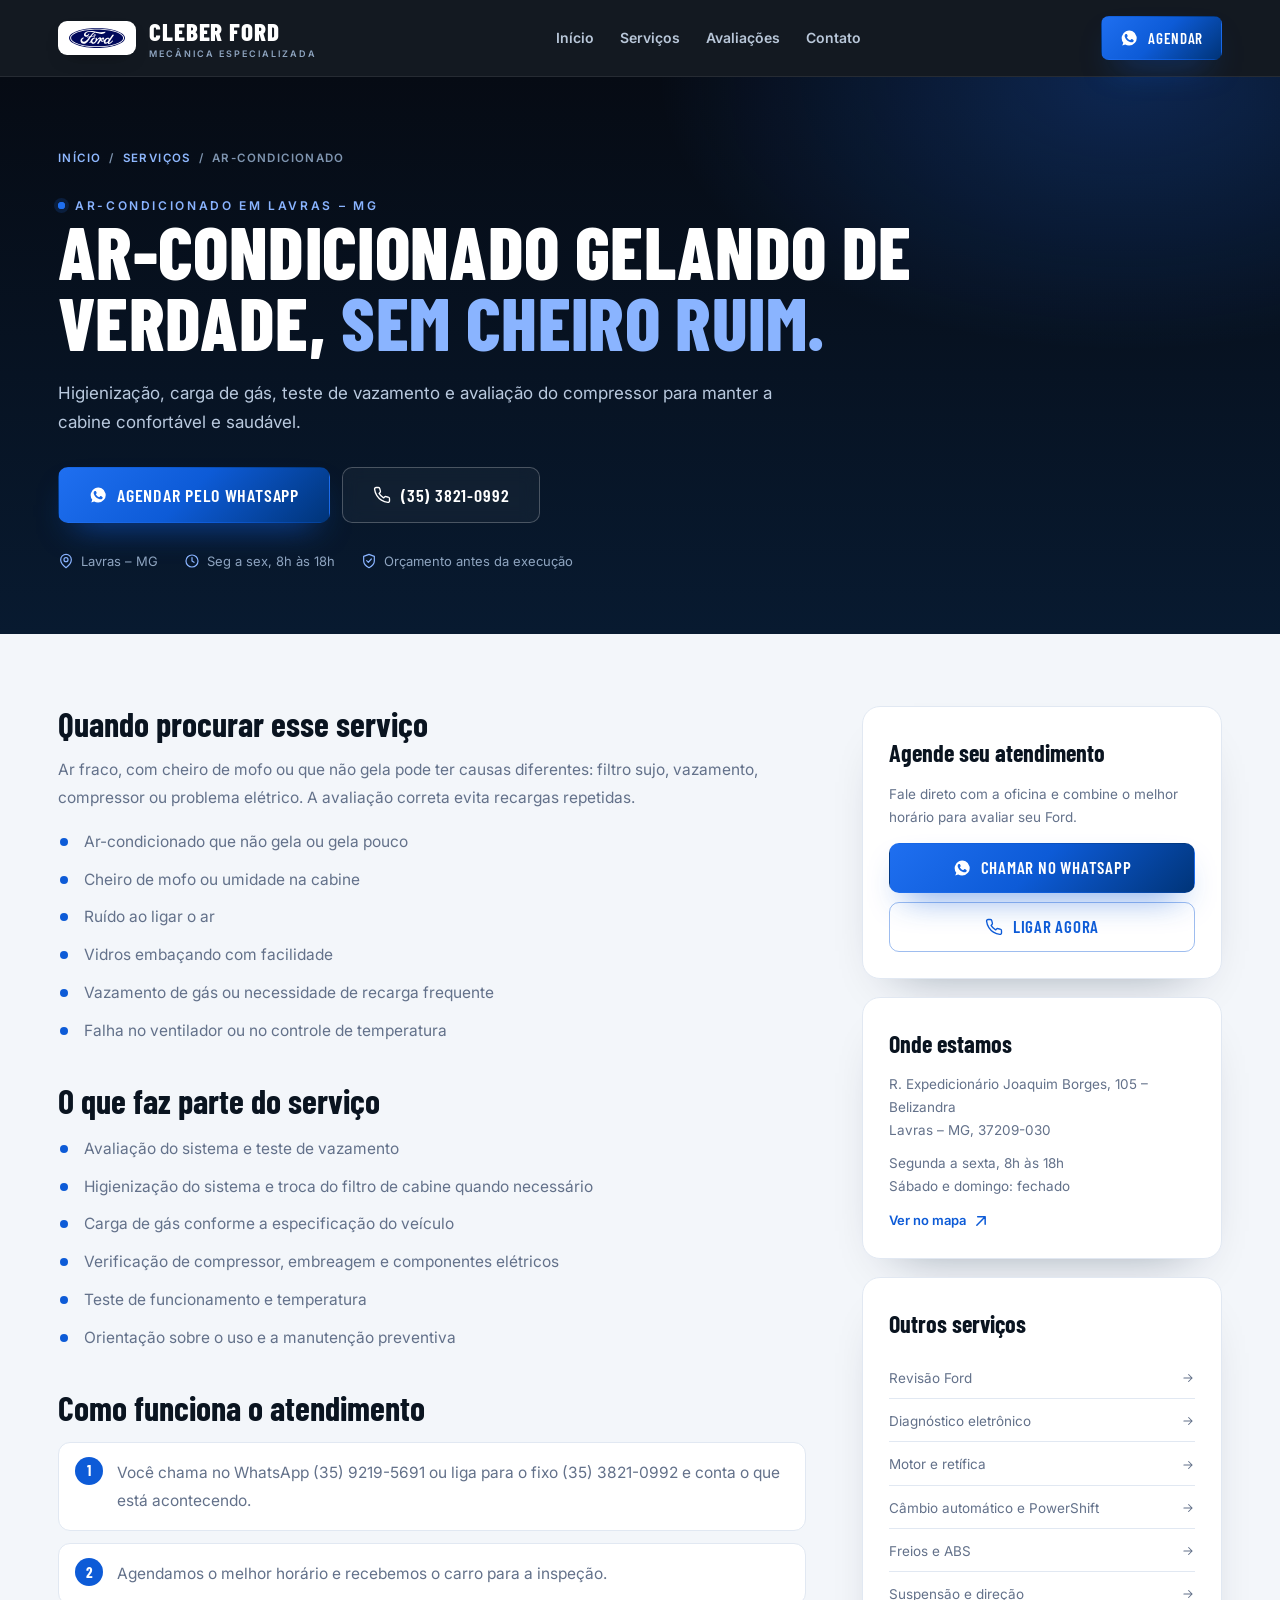
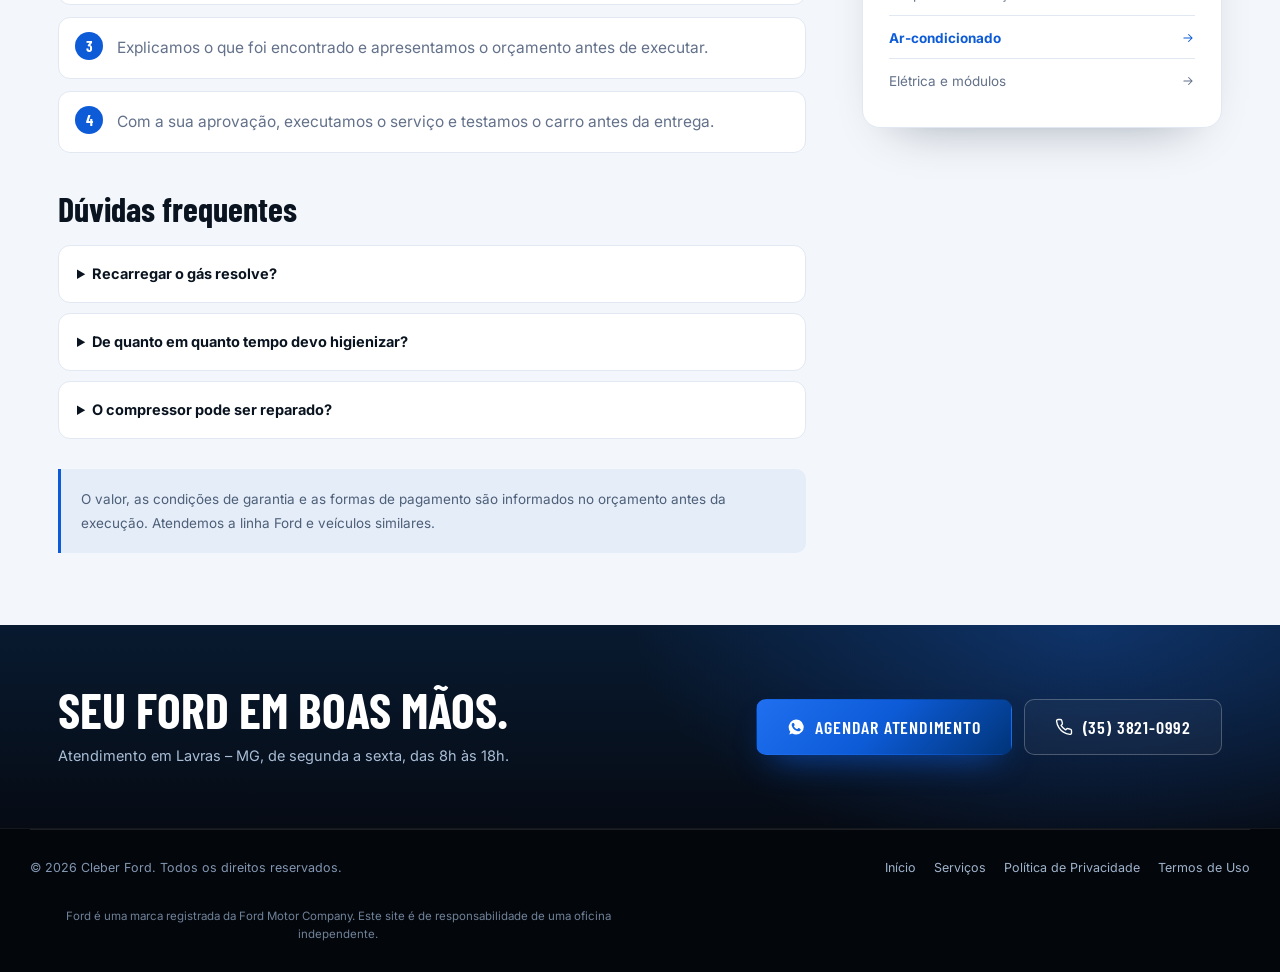
<file: servicos/ar-condicionado.html>
<!DOCTYPE html>
<html lang="pt-BR">
<head>
  <meta charset="UTF-8">
  <meta name="viewport" content="width=device-width, initial-scale=1.0">
  <title>Ar-Condicionado Automotivo em Lavras – MG | Cleber Ford</title>
  <meta name="description" content="Ar-condicionado automotivo em Lavras – MG: higienização, carga de gás, teste de vazamento e avaliação do compressor. Cleber Ford: (35) 3821-0992.">
  <meta name="author" content="Cleber Ford">
  <meta name="theme-color" content="#060b14">
  <link rel="canonical" href="https://cleber-ford.vercel.app/servicos/ar-condicionado.html">

  <meta property="og:type" content="website">
  <meta property="og:locale" content="pt_BR">
  <meta property="og:site_name" content="Cleber Ford">
  <meta property="og:title" content="Ar-Condicionado Automotivo em Lavras – MG | Cleber Ford">
  <meta property="og:description" content="Ar-condicionado automotivo em Lavras – MG: higienização, carga de gás, teste de vazamento e avaliação do compressor. Cleber Ford: (35) 3821-0992.">
  <meta property="og:url" content="https://cleber-ford.vercel.app/servicos/ar-condicionado.html">
  <meta property="og:image" content="https://cleber-ford.vercel.app/assets/img/og-image.jpg">
  <meta property="og:image:width" content="1200">
  <meta property="og:image:height" content="630">

  <link rel="icon" href="../assets/img/favicon.svg" type="image/svg+xml">
  <link rel="apple-touch-icon" href="../assets/img/apple-touch-icon.png">
  <link rel="preconnect" href="https://fonts.googleapis.com">
  <link rel="preconnect" href="https://fonts.gstatic.com" crossorigin>
  <link href="https://fonts.googleapis.com/css2?family=Barlow+Condensed:ital,wght@0,500;0,600;0,700;0,800;1,600;1,700&family=Inter:wght@400;500;600;700&display=swap" rel="stylesheet">
  <link rel="stylesheet" href="../css/site.css">
  <link rel="stylesheet" href="../css/paginas.css">
  <script type="application/ld+json">
{
  "@context": "https://schema.org",
  "@graph": [
    {
      "@type": "Service",
      "name": "Ar-condicionado",
      "serviceType": "Ar-condicionado",
      "description": "Ar-condicionado automotivo em Lavras – MG: higienização, carga de gás, teste de vazamento e avaliação do compressor. Cleber Ford: (35) 3821-0992.",
      "url": "https://cleber-ford.vercel.app/servicos/ar-condicionado.html",
      "areaServed": {
        "@type": "City",
        "name": "Lavras"
      },
      "provider": {
        "@type": "AutoRepair",
        "name": "Cleber Ford - Mecânica Especializada Ford",
        "telephone": "+55 35 3821-0992",
        "url": "https://cleber-ford.vercel.app/",
        "address": {
          "@type": "PostalAddress",
          "streetAddress": "R. Expedicionário Joaquim Borges, 105 - Belizandra",
          "addressLocality": "Lavras",
          "addressRegion": "MG",
          "postalCode": "37209-030",
          "addressCountry": "BR"
        }
      }
    },
    {
      "@type": "FAQPage",
      "mainEntity": [
        {
          "@type": "Question",
          "name": "Recarregar o gás resolve?",
          "acceptedAnswer": {
            "@type": "Answer",
            "text": "Só resolve se não houver vazamento. Se o gás estiver escapando, a recarga volta a falhar. Por isso fazemos o teste de vazamento antes."
          }
        },
        {
          "@type": "Question",
          "name": "De quanto em quanto tempo devo higienizar?",
          "acceptedAnswer": {
            "@type": "Answer",
            "text": "Depende do uso e da região. Em geral, uma vez por ano ou quando aparecer cheiro e queda de desempenho. O filtro de cabine também deve ser conferido."
          }
        },
        {
          "@type": "Question",
          "name": "O compressor pode ser reparado?",
          "acceptedAnswer": {
            "@type": "Answer",
            "text": "Em alguns casos, sim; em outros, a substituição é necessária. A avaliação indica o reparo mais adequado e o orçamento é apresentado antes."
          }
        }
      ]
    },
    {
      "@type": "BreadcrumbList",
      "itemListElement": [
        {
          "@type": "ListItem",
          "position": 1,
          "name": "Início",
          "item": "https://cleber-ford.vercel.app/"
        },
        {
          "@type": "ListItem",
          "position": 2,
          "name": "Serviços",
          "item": "https://cleber-ford.vercel.app/#servicos"
        },
        {
          "@type": "ListItem",
          "position": 3,
          "name": "Ar-condicionado",
          "item": "https://cleber-ford.vercel.app/servicos/ar-condicionado.html"
        }
      ]
    }
  ]
}
  </script>
</head>
<body>
  <a class="skip-link" href="#conteudo">Pular para o conteúdo</a>
  
  <svg class="svg-sprite" aria-hidden="true" xmlns="http://www.w3.org/2000/svg">
    <symbol id="i-whatsapp" viewBox="0 0 24 24"><path fill="currentColor" stroke="none" d="M17.5 14.4c-.3-.1-1.7-.9-2-1-.3-.1-.5-.1-.7.1-.2.3-.7 1-.9 1.2-.2.2-.3.2-.6.1a8 8 0 0 1-2.4-1.5 9 9 0 0 1-1.6-2c-.2-.3 0-.5.1-.6l.5-.6c.1-.2.2-.3.3-.5.1-.2 0-.4 0-.5l-.9-2.1c-.2-.5-.5-.5-.7-.5h-.6c-.2 0-.5.1-.8.4-.3.3-1 1-1 2.5s1.1 2.9 1.2 3.1c.1.2 2.1 3.2 5.1 4.5.7.3 1.3.5 1.7.6.7.2 1.4.2 1.9.1.6-.1 1.7-.7 1.9-1.4.2-.7.2-1.2.2-1.4-.1-.1-.3-.2-.6-.3zM12 22a10 10 0 0 1-5.1-1.4L3 22l1.4-3.8A10 10 0 1 1 12 22z"/></symbol>
    <symbol id="i-phone" viewBox="0 0 24 24"><path d="M22 16.9v3a2 2 0 0 1-2.2 2 19.8 19.8 0 0 1-8.6-3.1 19.5 19.5 0 0 1-6-6A19.8 19.8 0 0 1 2.1 4.2 2 2 0 0 1 4.1 2h3a2 2 0 0 1 2 1.7c.1 1 .4 1.9.7 2.8a2 2 0 0 1-.5 2.1L8.1 9.9a16 16 0 0 0 6 6l1.3-1.3a2 2 0 0 1 2.1-.5c.9.3 1.8.6 2.8.7a2 2 0 0 1 1.7 2.1z"/></symbol>
    <symbol id="i-arrow" viewBox="0 0 24 24"><path d="M5 12h14M13 6l6 6-6 6"/></symbol>
    <symbol id="i-arrow-up" viewBox="0 0 24 24"><path d="M7 17 17 7M8 7h9v9"/></symbol>
    <symbol id="i-pin" viewBox="0 0 24 24"><path d="M20 10c0 6-8 12-8 12s-8-6-8-12a8 8 0 0 1 16 0z"/><circle cx="12" cy="10" r="3"/></symbol>
    <symbol id="i-clock" viewBox="0 0 24 24"><circle cx="12" cy="12" r="9"/><path d="M12 7v5l3 2"/></symbol>
    <symbol id="i-check" viewBox="0 0 24 24"><path d="M20 6 9 17l-5-5"/></symbol>
    <symbol id="i-shield" viewBox="0 0 24 24"><path d="M12 22s8-4 8-10V5l-8-3-8 3v7c0 6 8 10 8 10z"/><path d="m8.5 11.5 2.5 2.5 4.5-5"/></symbol>
  </svg>

  <header class="inner-header">
    <div class="container inner-header-inner">
      <a class="brand" href="../index.html" aria-label="Cleber Ford - página inicial">
        <span class="brand-badge"><img src="../assets/img/ford-logo.svg" alt="Logotipo Ford"></span>
        <span class="brand-text"><strong>Cleber Ford</strong><small>Mecânica especializada</small></span>
      </a>
      <nav class="inner-nav" aria-label="Navegação principal">
        <a href="../index.html">Início</a>
        <a href="../index.html#servicos" aria-current="page">Serviços</a>
        <a href="../index.html#avaliacoes">Avaliações</a>
        <a href="../index.html#contato">Contato</a>
      </nav>
      <a class="btn btn-primary btn-sm" href="https://wa.me/553592195691?text=Ol%C3%A1!%20Vim%20pelo%20site%20da%20Cleber%20Ford%20e%20gostaria%20de%20agendar%20um%20servi%C3%A7o." target="_blank" rel="noopener" data-wa="Olá! Vim pelo site da Cleber Ford e gostaria de agendar um serviço.">
        <svg class="ic"><use href="#i-whatsapp"/></svg> Agendar
      </a>
    </div>
  </header>
  <main id="conteudo">
    <section class="page-hero">
      <div class="container">
        <nav class="breadcrumb" aria-label="Trilha de navegação">
          <a href="../index.html">Início</a><span>/</span>
          <a href="../index.html#servicos">Serviços</a><span>/</span>
          <span aria-current="page">Ar-condicionado</span>
        </nav>
        <span class="eyebrow"><span class="eyebrow-dot"></span> Ar-condicionado em Lavras – MG</span>
        <h1>Ar-condicionado gelando de verdade, <em>sem cheiro ruim.</em></h1>
        <p>Higienização, carga de gás, teste de vazamento e avaliação do compressor para manter a cabine confortável e saudável.</p>
        <div class="page-actions">
          <a class="btn btn-primary btn-lg" href="https://wa.me/553592195691?text=Ol%C3%A1!%20Gostaria%20de%20agendar%20Ar-condicionado%20no%20meu%20Ford." target="_blank" rel="noopener" data-wa="Olá! Gostaria de agendar Ar-condicionado no meu Ford.">
            <svg class="ic"><use href="#i-whatsapp"/></svg> Agendar pelo WhatsApp
          </a>
          <a class="btn btn-ghost btn-lg" href="tel:+553538210992">
            <svg class="ic"><use href="#i-phone"/></svg> (35) 3821-0992
          </a>
        </div>
        <div class="page-meta">
          <span><svg class="ic"><use href="#i-pin"/></svg> Lavras – MG</span>
          <span><svg class="ic"><use href="#i-clock"/></svg> Seg a sex, 8h às 18h</span>
          <span><svg class="ic"><use href="#i-shield"/></svg> Orçamento antes da execução</span>
        </div>
      </div>
    </section>

    <section class="page-body">
      <div class="container page-grid">
        <article class="page-content">
          <h2>Quando procurar esse serviço</h2>
          <p>Ar fraco, com cheiro de mofo ou que não gela pode ter causas diferentes: filtro sujo, vazamento, compressor ou problema elétrico. A avaliação correta evita recargas repetidas.</p>
          <ul>
            <li>Ar-condicionado que não gela ou gela pouco</li>
            <li>Cheiro de mofo ou umidade na cabine</li>
            <li>Ruído ao ligar o ar</li>
            <li>Vidros embaçando com facilidade</li>
            <li>Vazamento de gás ou necessidade de recarga frequente</li>
            <li>Falha no ventilador ou no controle de temperatura</li>
          </ul>

          <h2>O que faz parte do serviço</h2>
          <ul>
            <li>Avaliação do sistema e teste de vazamento</li>
            <li>Higienização do sistema e troca do filtro de cabine quando necessário</li>
            <li>Carga de gás conforme a especificação do veículo</li>
            <li>Verificação de compressor, embreagem e componentes elétricos</li>
            <li>Teste de funcionamento e temperatura</li>
            <li>Orientação sobre o uso e a manutenção preventiva</li>
          </ul>

          <h2>Como funciona o atendimento</h2>
          <ol class="steps">
            <li>Você chama no WhatsApp (35) 9219-5691 ou liga para o fixo (35) 3821-0992 e conta o que está acontecendo.</li>
            <li>Agendamos o melhor horário e recebemos o carro para a inspeção.</li>
            <li>Explicamos o que foi encontrado e apresentamos o orçamento antes de executar.</li>
            <li>Com a sua aprovação, executamos o serviço e testamos o carro antes da entrega.</li>
          </ol>

          <h2>Dúvidas frequentes</h2>
          <div class="page-faq">
            <details>
              <summary>Recarregar o gás resolve?</summary>
              <p>Só resolve se não houver vazamento. Se o gás estiver escapando, a recarga volta a falhar. Por isso fazemos o teste de vazamento antes.</p>
            </details>
            <details>
              <summary>De quanto em quanto tempo devo higienizar?</summary>
              <p>Depende do uso e da região. Em geral, uma vez por ano ou quando aparecer cheiro e queda de desempenho. O filtro de cabine também deve ser conferido.</p>
            </details>
            <details>
              <summary>O compressor pode ser reparado?</summary>
              <p>Em alguns casos, sim; em outros, a substituição é necessária. A avaliação indica o reparo mais adequado e o orçamento é apresentado antes.</p>
            </details>
          </div>

          <p class="claim-note">O valor, as condições de garantia e as formas de pagamento são informados no orçamento antes da execução. Atendemos a linha Ford e veículos similares.</p>
        </article>

        <aside class="page-aside">
          <div class="aside-card">
            <h3>Agende seu atendimento</h3>
            <p>Fale direto com a oficina e combine o melhor horário para avaliar seu Ford.</p>
            <a class="btn btn-primary" href="https://wa.me/553592195691?text=Ol%C3%A1!%20Gostaria%20de%20agendar%20Ar-condicionado%20no%20meu%20Ford." target="_blank" rel="noopener" data-wa="Olá! Gostaria de agendar Ar-condicionado no meu Ford.">
              <svg class="ic"><use href="#i-whatsapp"/></svg> Chamar no WhatsApp
            </a>
            <a class="btn btn-outline" href="tel:+553538210992">
              <svg class="ic"><use href="#i-phone"/></svg> Ligar agora
            </a>
          </div>

          <div class="aside-card">
            <h3>Onde estamos</h3>
            <p>R. Expedicionário Joaquim Borges, 105 – Belizandra<br>Lavras – MG, 37209-030</p>
            <p>Segunda a sexta, 8h às 18h<br>Sábado e domingo: fechado</p>
            <a class="aside-link" href="https://www.google.com/maps/search/?api=1&query=R.+Expedicion%C3%A1rio+Joaquim+Borges%2C+105%2C+Belizandra%2C+Lavras+-+MG" target="_blank" rel="noopener">Ver no mapa <svg class="ic"><use href="#i-arrow-up"/></svg></a>
          </div>

          <div class="aside-card">
            <h3>Outros serviços</h3>
            <ul class="aside-list">
              <li><a href="revisao-ford.html">Revisão Ford <svg class="ic"><use href="#i-arrow"/></svg></a></li>
        <li><a href="diagnostico-eletronico.html">Diagnóstico eletrônico <svg class="ic"><use href="#i-arrow"/></svg></a></li>
        <li><a href="motor-e-retifica.html">Motor e retífica <svg class="ic"><use href="#i-arrow"/></svg></a></li>
        <li><a href="cambio-automatico.html">Câmbio automático e PowerShift <svg class="ic"><use href="#i-arrow"/></svg></a></li>
        <li><a href="freios-e-abs.html">Freios e ABS <svg class="ic"><use href="#i-arrow"/></svg></a></li>
        <li><a href="suspensao-e-direcao.html">Suspensão e direção <svg class="ic"><use href="#i-arrow"/></svg></a></li>
        <li><a href="ar-condicionado.html" class="is-current" aria-current="page">Ar-condicionado <svg class="ic"><use href="#i-arrow"/></svg></a></li>
        <li><a href="eletrica-e-modulos.html">Elétrica e módulos <svg class="ic"><use href="#i-arrow"/></svg></a></li>
            </ul>
          </div>
        </aside>
      </div>
    </section>

    <section class="page-cta">
      <div class="container page-cta-inner">
        <div>
          <h2>Seu Ford em boas mãos.</h2>
          <p>Atendimento em Lavras – MG, de segunda a sexta, das 8h às 18h.</p>
        </div>
        <div class="page-actions">
          <a class="btn btn-primary btn-lg" href="https://wa.me/553592195691?text=Ol%C3%A1!%20Gostaria%20de%20agendar%20Ar-condicionado%20no%20meu%20Ford." target="_blank" rel="noopener" data-wa="Olá! Gostaria de agendar Ar-condicionado no meu Ford.">
            <svg class="ic"><use href="#i-whatsapp"/></svg> Agendar atendimento
          </a>
          <a class="btn btn-ghost btn-lg" href="tel:+553538210992">
            <svg class="ic"><use href="#i-phone"/></svg> (35) 3821-0992
          </a>
        </div>
      </div>
    </section>
  </main>

  <footer class="site-footer inner-footer">
    <div class="container footer-bottom">
      <p>© <span id="ano"></span> Cleber Ford. Todos os direitos reservados.</p>
      <div class="legal-links">
        <a href="../index.html">Início</a>
        <a href="../index.html#servicos">Serviços</a>
        <a href="../politica-de-privacidade.html">Política de Privacidade</a>
        <a href="../termos-de-uso.html">Termos de Uso</a>
      </div>
    </div>
    <div class="container">
      <p class="footer-legal">Ford é uma marca registrada da Ford Motor Company. Este site é de responsabilidade de uma oficina independente.</p>
    </div>
  </footer>
  <script src="../js/site.js"></script>
</body>
</html>
</file>
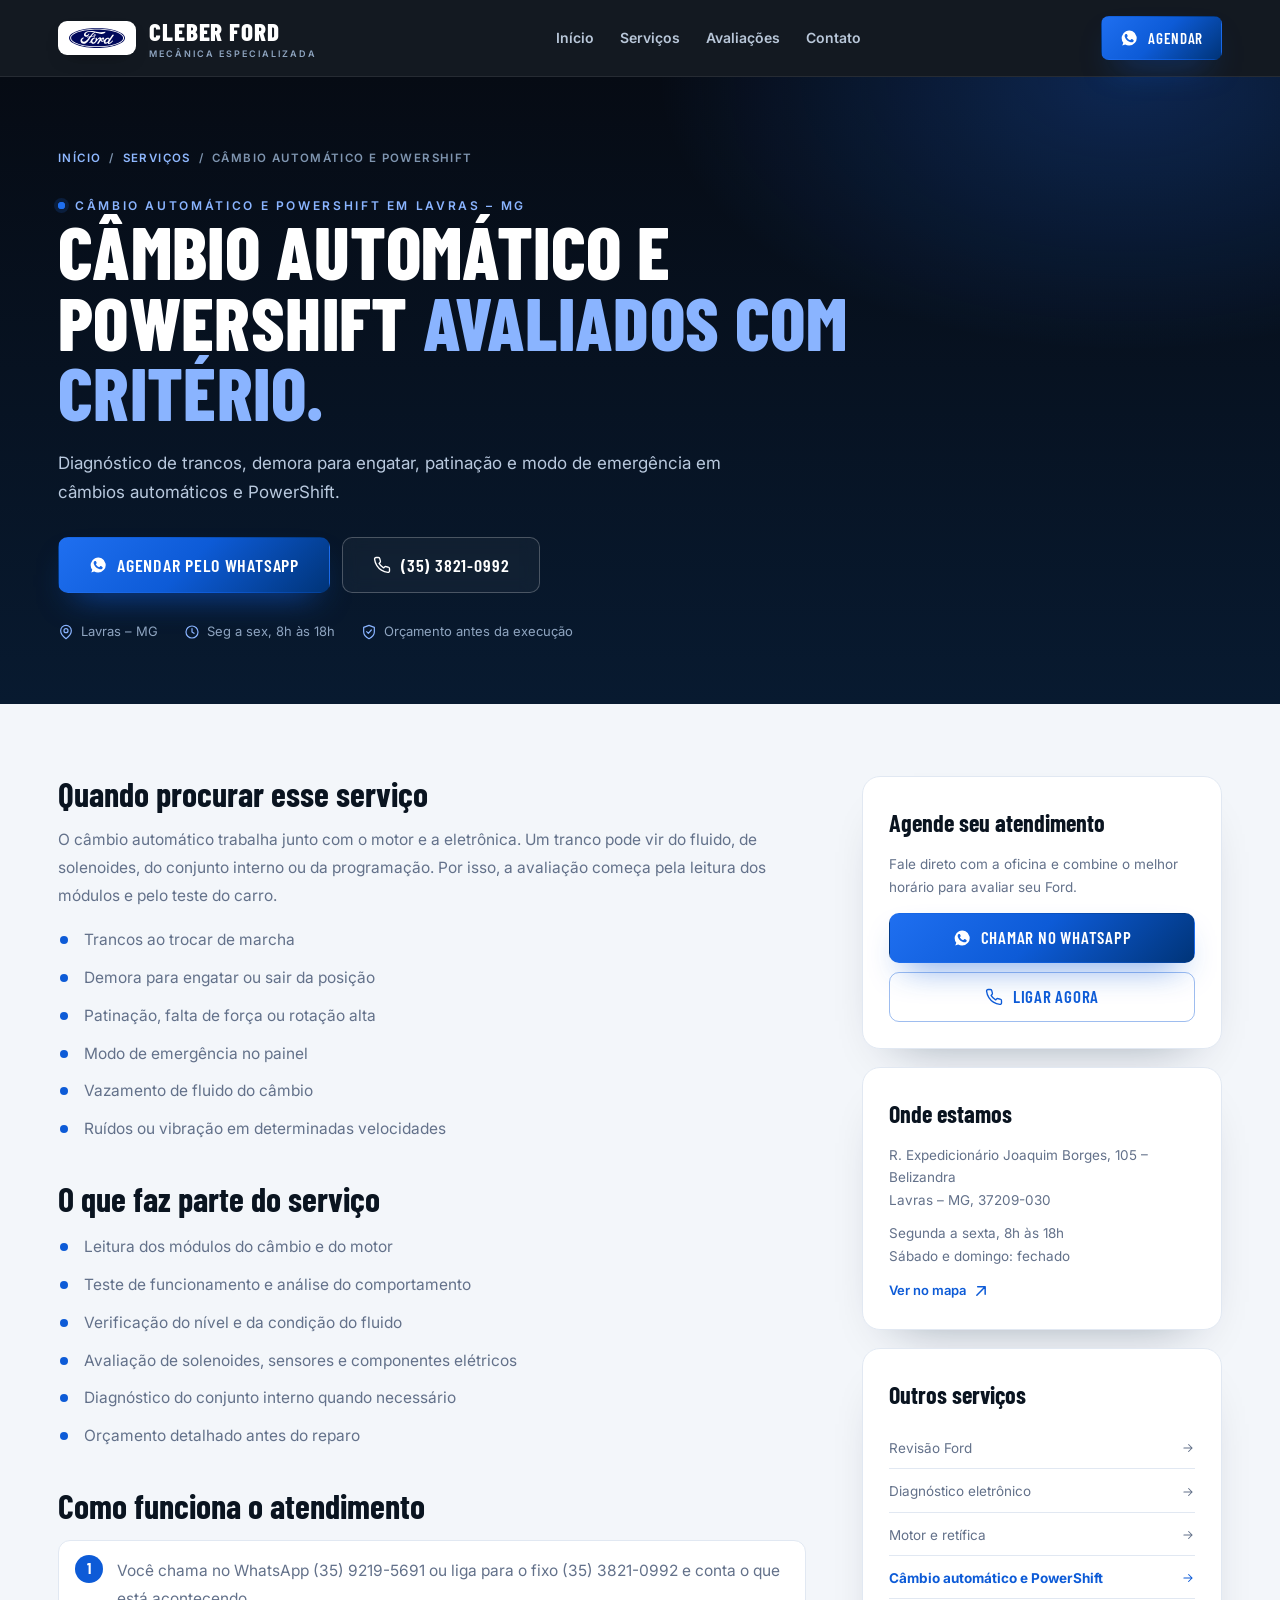
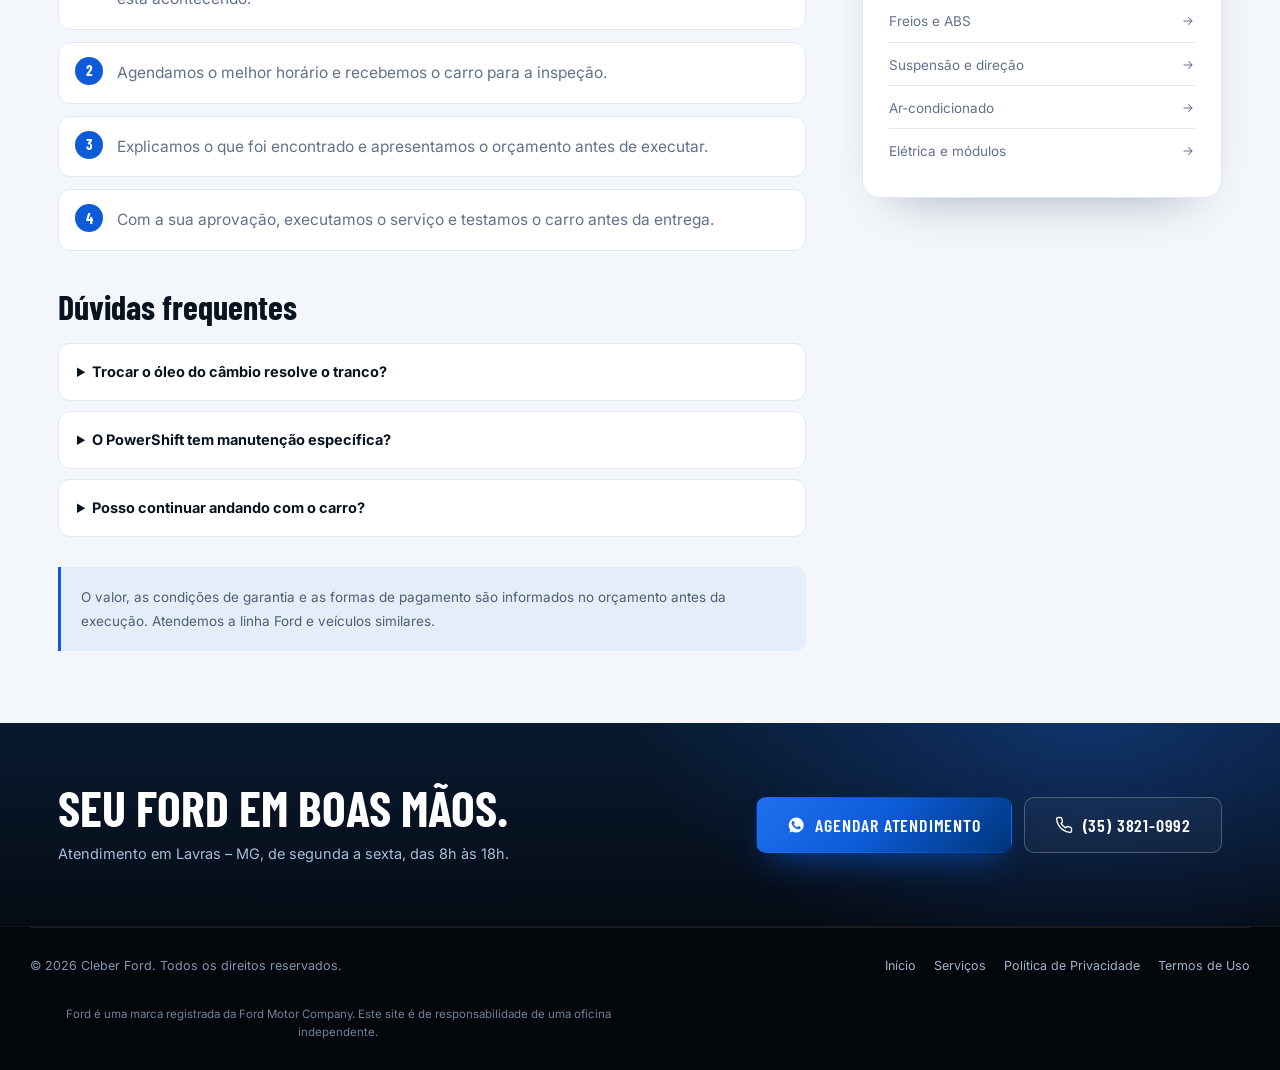
<file: servicos/cambio-automatico.html>
<!DOCTYPE html>
<html lang="pt-BR">
<head>
  <meta charset="UTF-8">
  <meta name="viewport" content="width=device-width, initial-scale=1.0">
  <title>Câmbio Automático e PowerShift em Lavras – MG | Cleber Ford</title>
  <meta name="description" content="Manutenção e reparo de câmbio automático e PowerShift em Lavras – MG. Avaliação de trancos, demora para engatar e modo de emergência. (35) 3821-0992.">
  <meta name="author" content="Cleber Ford">
  <meta name="theme-color" content="#060b14">
  <link rel="canonical" href="https://cleber-ford.vercel.app/servicos/cambio-automatico.html">

  <meta property="og:type" content="website">
  <meta property="og:locale" content="pt_BR">
  <meta property="og:site_name" content="Cleber Ford">
  <meta property="og:title" content="Câmbio Automático e PowerShift em Lavras – MG | Cleber Ford">
  <meta property="og:description" content="Manutenção e reparo de câmbio automático e PowerShift em Lavras – MG. Avaliação de trancos, demora para engatar e modo de emergência. (35) 3821-0992.">
  <meta property="og:url" content="https://cleber-ford.vercel.app/servicos/cambio-automatico.html">
  <meta property="og:image" content="https://cleber-ford.vercel.app/assets/img/og-image.jpg">
  <meta property="og:image:width" content="1200">
  <meta property="og:image:height" content="630">

  <link rel="icon" href="../assets/img/favicon.svg" type="image/svg+xml">
  <link rel="apple-touch-icon" href="../assets/img/apple-touch-icon.png">
  <link rel="preconnect" href="https://fonts.googleapis.com">
  <link rel="preconnect" href="https://fonts.gstatic.com" crossorigin>
  <link href="https://fonts.googleapis.com/css2?family=Barlow+Condensed:ital,wght@0,500;0,600;0,700;0,800;1,600;1,700&family=Inter:wght@400;500;600;700&display=swap" rel="stylesheet">
  <link rel="stylesheet" href="../css/site.css">
  <link rel="stylesheet" href="../css/paginas.css">
  <script type="application/ld+json">
{
  "@context": "https://schema.org",
  "@graph": [
    {
      "@type": "Service",
      "name": "Câmbio automático e PowerShift",
      "serviceType": "Câmbio automático e PowerShift",
      "description": "Manutenção e reparo de câmbio automático e PowerShift em Lavras – MG. Avaliação de trancos, demora para engatar e modo de emergência. (35) 3821-0992.",
      "url": "https://cleber-ford.vercel.app/servicos/cambio-automatico.html",
      "areaServed": {
        "@type": "City",
        "name": "Lavras"
      },
      "provider": {
        "@type": "AutoRepair",
        "name": "Cleber Ford - Mecânica Especializada Ford",
        "telephone": "+55 35 3821-0992",
        "url": "https://cleber-ford.vercel.app/",
        "address": {
          "@type": "PostalAddress",
          "streetAddress": "R. Expedicionário Joaquim Borges, 105 - Belizandra",
          "addressLocality": "Lavras",
          "addressRegion": "MG",
          "postalCode": "37209-030",
          "addressCountry": "BR"
        }
      }
    },
    {
      "@type": "FAQPage",
      "mainEntity": [
        {
          "@type": "Question",
          "name": "Trocar o óleo do câmbio resolve o tranco?",
          "acceptedAnswer": {
            "@type": "Answer",
            "text": "Nem sempre. A troca pode ajudar em casos de fluido degradado, mas não corrige desgaste interno ou falha eletrônica. O diagnóstico indica o caminho correto."
          }
        },
        {
          "@type": "Question",
          "name": "O PowerShift tem manutenção específica?",
          "acceptedAnswer": {
            "@type": "Answer",
            "text": "Sim. O PowerShift exige procedimentos e fluido específicos. A avaliação deve ser feita com scanner e conhecimento do funcionamento desse câmbio."
          }
        },
        {
          "@type": "Question",
          "name": "Posso continuar andando com o carro?",
          "acceptedAnswer": {
            "@type": "Answer",
            "text": "Se o câmbio estiver em modo de emergência ou apresentando trancos fortes, o ideal é evitar rodar e agendar uma avaliação o quanto antes."
          }
        }
      ]
    },
    {
      "@type": "BreadcrumbList",
      "itemListElement": [
        {
          "@type": "ListItem",
          "position": 1,
          "name": "Início",
          "item": "https://cleber-ford.vercel.app/"
        },
        {
          "@type": "ListItem",
          "position": 2,
          "name": "Serviços",
          "item": "https://cleber-ford.vercel.app/#servicos"
        },
        {
          "@type": "ListItem",
          "position": 3,
          "name": "Câmbio automático e PowerShift",
          "item": "https://cleber-ford.vercel.app/servicos/cambio-automatico.html"
        }
      ]
    }
  ]
}
  </script>
</head>
<body>
  <a class="skip-link" href="#conteudo">Pular para o conteúdo</a>
  
  <svg class="svg-sprite" aria-hidden="true" xmlns="http://www.w3.org/2000/svg">
    <symbol id="i-whatsapp" viewBox="0 0 24 24"><path fill="currentColor" stroke="none" d="M17.5 14.4c-.3-.1-1.7-.9-2-1-.3-.1-.5-.1-.7.1-.2.3-.7 1-.9 1.2-.2.2-.3.2-.6.1a8 8 0 0 1-2.4-1.5 9 9 0 0 1-1.6-2c-.2-.3 0-.5.1-.6l.5-.6c.1-.2.2-.3.3-.5.1-.2 0-.4 0-.5l-.9-2.1c-.2-.5-.5-.5-.7-.5h-.6c-.2 0-.5.1-.8.4-.3.3-1 1-1 2.5s1.1 2.9 1.2 3.1c.1.2 2.1 3.2 5.1 4.5.7.3 1.3.5 1.7.6.7.2 1.4.2 1.9.1.6-.1 1.7-.7 1.9-1.4.2-.7.2-1.2.2-1.4-.1-.1-.3-.2-.6-.3zM12 22a10 10 0 0 1-5.1-1.4L3 22l1.4-3.8A10 10 0 1 1 12 22z"/></symbol>
    <symbol id="i-phone" viewBox="0 0 24 24"><path d="M22 16.9v3a2 2 0 0 1-2.2 2 19.8 19.8 0 0 1-8.6-3.1 19.5 19.5 0 0 1-6-6A19.8 19.8 0 0 1 2.1 4.2 2 2 0 0 1 4.1 2h3a2 2 0 0 1 2 1.7c.1 1 .4 1.9.7 2.8a2 2 0 0 1-.5 2.1L8.1 9.9a16 16 0 0 0 6 6l1.3-1.3a2 2 0 0 1 2.1-.5c.9.3 1.8.6 2.8.7a2 2 0 0 1 1.7 2.1z"/></symbol>
    <symbol id="i-arrow" viewBox="0 0 24 24"><path d="M5 12h14M13 6l6 6-6 6"/></symbol>
    <symbol id="i-arrow-up" viewBox="0 0 24 24"><path d="M7 17 17 7M8 7h9v9"/></symbol>
    <symbol id="i-pin" viewBox="0 0 24 24"><path d="M20 10c0 6-8 12-8 12s-8-6-8-12a8 8 0 0 1 16 0z"/><circle cx="12" cy="10" r="3"/></symbol>
    <symbol id="i-clock" viewBox="0 0 24 24"><circle cx="12" cy="12" r="9"/><path d="M12 7v5l3 2"/></symbol>
    <symbol id="i-check" viewBox="0 0 24 24"><path d="M20 6 9 17l-5-5"/></symbol>
    <symbol id="i-shield" viewBox="0 0 24 24"><path d="M12 22s8-4 8-10V5l-8-3-8 3v7c0 6 8 10 8 10z"/><path d="m8.5 11.5 2.5 2.5 4.5-5"/></symbol>
  </svg>

  <header class="inner-header">
    <div class="container inner-header-inner">
      <a class="brand" href="../index.html" aria-label="Cleber Ford - página inicial">
        <span class="brand-badge"><img src="../assets/img/ford-logo.svg" alt="Logotipo Ford"></span>
        <span class="brand-text"><strong>Cleber Ford</strong><small>Mecânica especializada</small></span>
      </a>
      <nav class="inner-nav" aria-label="Navegação principal">
        <a href="../index.html">Início</a>
        <a href="../index.html#servicos" aria-current="page">Serviços</a>
        <a href="../index.html#avaliacoes">Avaliações</a>
        <a href="../index.html#contato">Contato</a>
      </nav>
      <a class="btn btn-primary btn-sm" href="https://wa.me/553592195691?text=Ol%C3%A1!%20Vim%20pelo%20site%20da%20Cleber%20Ford%20e%20gostaria%20de%20agendar%20um%20servi%C3%A7o." target="_blank" rel="noopener" data-wa="Olá! Vim pelo site da Cleber Ford e gostaria de agendar um serviço.">
        <svg class="ic"><use href="#i-whatsapp"/></svg> Agendar
      </a>
    </div>
  </header>
  <main id="conteudo">
    <section class="page-hero">
      <div class="container">
        <nav class="breadcrumb" aria-label="Trilha de navegação">
          <a href="../index.html">Início</a><span>/</span>
          <a href="../index.html#servicos">Serviços</a><span>/</span>
          <span aria-current="page">Câmbio automático e PowerShift</span>
        </nav>
        <span class="eyebrow"><span class="eyebrow-dot"></span> Câmbio automático e PowerShift em Lavras – MG</span>
        <h1>Câmbio automático e PowerShift <em>avaliados com critério.</em></h1>
        <p>Diagnóstico de trancos, demora para engatar, patinação e modo de emergência em câmbios automáticos e PowerShift.</p>
        <div class="page-actions">
          <a class="btn btn-primary btn-lg" href="https://wa.me/553592195691?text=Ol%C3%A1!%20Gostaria%20de%20agendar%20C%C3%A2mbio%20autom%C3%A1tico%20e%20PowerShift%20no%20meu%20Ford." target="_blank" rel="noopener" data-wa="Olá! Gostaria de agendar Câmbio automático e PowerShift no meu Ford.">
            <svg class="ic"><use href="#i-whatsapp"/></svg> Agendar pelo WhatsApp
          </a>
          <a class="btn btn-ghost btn-lg" href="tel:+553538210992">
            <svg class="ic"><use href="#i-phone"/></svg> (35) 3821-0992
          </a>
        </div>
        <div class="page-meta">
          <span><svg class="ic"><use href="#i-pin"/></svg> Lavras – MG</span>
          <span><svg class="ic"><use href="#i-clock"/></svg> Seg a sex, 8h às 18h</span>
          <span><svg class="ic"><use href="#i-shield"/></svg> Orçamento antes da execução</span>
        </div>
      </div>
    </section>

    <section class="page-body">
      <div class="container page-grid">
        <article class="page-content">
          <h2>Quando procurar esse serviço</h2>
          <p>O câmbio automático trabalha junto com o motor e a eletrônica. Um tranco pode vir do fluido, de solenoides, do conjunto interno ou da programação. Por isso, a avaliação começa pela leitura dos módulos e pelo teste do carro.</p>
          <ul>
            <li>Trancos ao trocar de marcha</li>
            <li>Demora para engatar ou sair da posição</li>
            <li>Patinação, falta de força ou rotação alta</li>
            <li>Modo de emergência no painel</li>
            <li>Vazamento de fluido do câmbio</li>
            <li>Ruídos ou vibração em determinadas velocidades</li>
          </ul>

          <h2>O que faz parte do serviço</h2>
          <ul>
            <li>Leitura dos módulos do câmbio e do motor</li>
            <li>Teste de funcionamento e análise do comportamento</li>
            <li>Verificação do nível e da condição do fluido</li>
            <li>Avaliação de solenoides, sensores e componentes elétricos</li>
            <li>Diagnóstico do conjunto interno quando necessário</li>
            <li>Orçamento detalhado antes do reparo</li>
          </ul>

          <h2>Como funciona o atendimento</h2>
          <ol class="steps">
            <li>Você chama no WhatsApp (35) 9219-5691 ou liga para o fixo (35) 3821-0992 e conta o que está acontecendo.</li>
            <li>Agendamos o melhor horário e recebemos o carro para a inspeção.</li>
            <li>Explicamos o que foi encontrado e apresentamos o orçamento antes de executar.</li>
            <li>Com a sua aprovação, executamos o serviço e testamos o carro antes da entrega.</li>
          </ol>

          <h2>Dúvidas frequentes</h2>
          <div class="page-faq">
            <details>
              <summary>Trocar o óleo do câmbio resolve o tranco?</summary>
              <p>Nem sempre. A troca pode ajudar em casos de fluido degradado, mas não corrige desgaste interno ou falha eletrônica. O diagnóstico indica o caminho correto.</p>
            </details>
            <details>
              <summary>O PowerShift tem manutenção específica?</summary>
              <p>Sim. O PowerShift exige procedimentos e fluido específicos. A avaliação deve ser feita com scanner e conhecimento do funcionamento desse câmbio.</p>
            </details>
            <details>
              <summary>Posso continuar andando com o carro?</summary>
              <p>Se o câmbio estiver em modo de emergência ou apresentando trancos fortes, o ideal é evitar rodar e agendar uma avaliação o quanto antes.</p>
            </details>
          </div>

          <p class="claim-note">O valor, as condições de garantia e as formas de pagamento são informados no orçamento antes da execução. Atendemos a linha Ford e veículos similares.</p>
        </article>

        <aside class="page-aside">
          <div class="aside-card">
            <h3>Agende seu atendimento</h3>
            <p>Fale direto com a oficina e combine o melhor horário para avaliar seu Ford.</p>
            <a class="btn btn-primary" href="https://wa.me/553592195691?text=Ol%C3%A1!%20Gostaria%20de%20agendar%20C%C3%A2mbio%20autom%C3%A1tico%20e%20PowerShift%20no%20meu%20Ford." target="_blank" rel="noopener" data-wa="Olá! Gostaria de agendar Câmbio automático e PowerShift no meu Ford.">
              <svg class="ic"><use href="#i-whatsapp"/></svg> Chamar no WhatsApp
            </a>
            <a class="btn btn-outline" href="tel:+553538210992">
              <svg class="ic"><use href="#i-phone"/></svg> Ligar agora
            </a>
          </div>

          <div class="aside-card">
            <h3>Onde estamos</h3>
            <p>R. Expedicionário Joaquim Borges, 105 – Belizandra<br>Lavras – MG, 37209-030</p>
            <p>Segunda a sexta, 8h às 18h<br>Sábado e domingo: fechado</p>
            <a class="aside-link" href="https://www.google.com/maps/search/?api=1&query=R.+Expedicion%C3%A1rio+Joaquim+Borges%2C+105%2C+Belizandra%2C+Lavras+-+MG" target="_blank" rel="noopener">Ver no mapa <svg class="ic"><use href="#i-arrow-up"/></svg></a>
          </div>

          <div class="aside-card">
            <h3>Outros serviços</h3>
            <ul class="aside-list">
              <li><a href="revisao-ford.html">Revisão Ford <svg class="ic"><use href="#i-arrow"/></svg></a></li>
        <li><a href="diagnostico-eletronico.html">Diagnóstico eletrônico <svg class="ic"><use href="#i-arrow"/></svg></a></li>
        <li><a href="motor-e-retifica.html">Motor e retífica <svg class="ic"><use href="#i-arrow"/></svg></a></li>
        <li><a href="cambio-automatico.html" class="is-current" aria-current="page">Câmbio automático e PowerShift <svg class="ic"><use href="#i-arrow"/></svg></a></li>
        <li><a href="freios-e-abs.html">Freios e ABS <svg class="ic"><use href="#i-arrow"/></svg></a></li>
        <li><a href="suspensao-e-direcao.html">Suspensão e direção <svg class="ic"><use href="#i-arrow"/></svg></a></li>
        <li><a href="ar-condicionado.html">Ar-condicionado <svg class="ic"><use href="#i-arrow"/></svg></a></li>
        <li><a href="eletrica-e-modulos.html">Elétrica e módulos <svg class="ic"><use href="#i-arrow"/></svg></a></li>
            </ul>
          </div>
        </aside>
      </div>
    </section>

    <section class="page-cta">
      <div class="container page-cta-inner">
        <div>
          <h2>Seu Ford em boas mãos.</h2>
          <p>Atendimento em Lavras – MG, de segunda a sexta, das 8h às 18h.</p>
        </div>
        <div class="page-actions">
          <a class="btn btn-primary btn-lg" href="https://wa.me/553592195691?text=Ol%C3%A1!%20Gostaria%20de%20agendar%20C%C3%A2mbio%20autom%C3%A1tico%20e%20PowerShift%20no%20meu%20Ford." target="_blank" rel="noopener" data-wa="Olá! Gostaria de agendar Câmbio automático e PowerShift no meu Ford.">
            <svg class="ic"><use href="#i-whatsapp"/></svg> Agendar atendimento
          </a>
          <a class="btn btn-ghost btn-lg" href="tel:+553538210992">
            <svg class="ic"><use href="#i-phone"/></svg> (35) 3821-0992
          </a>
        </div>
      </div>
    </section>
  </main>

  <footer class="site-footer inner-footer">
    <div class="container footer-bottom">
      <p>© <span id="ano"></span> Cleber Ford. Todos os direitos reservados.</p>
      <div class="legal-links">
        <a href="../index.html">Início</a>
        <a href="../index.html#servicos">Serviços</a>
        <a href="../politica-de-privacidade.html">Política de Privacidade</a>
        <a href="../termos-de-uso.html">Termos de Uso</a>
      </div>
    </div>
    <div class="container">
      <p class="footer-legal">Ford é uma marca registrada da Ford Motor Company. Este site é de responsabilidade de uma oficina independente.</p>
    </div>
  </footer>
  <script src="../js/site.js"></script>
</body>
</html>
</file>
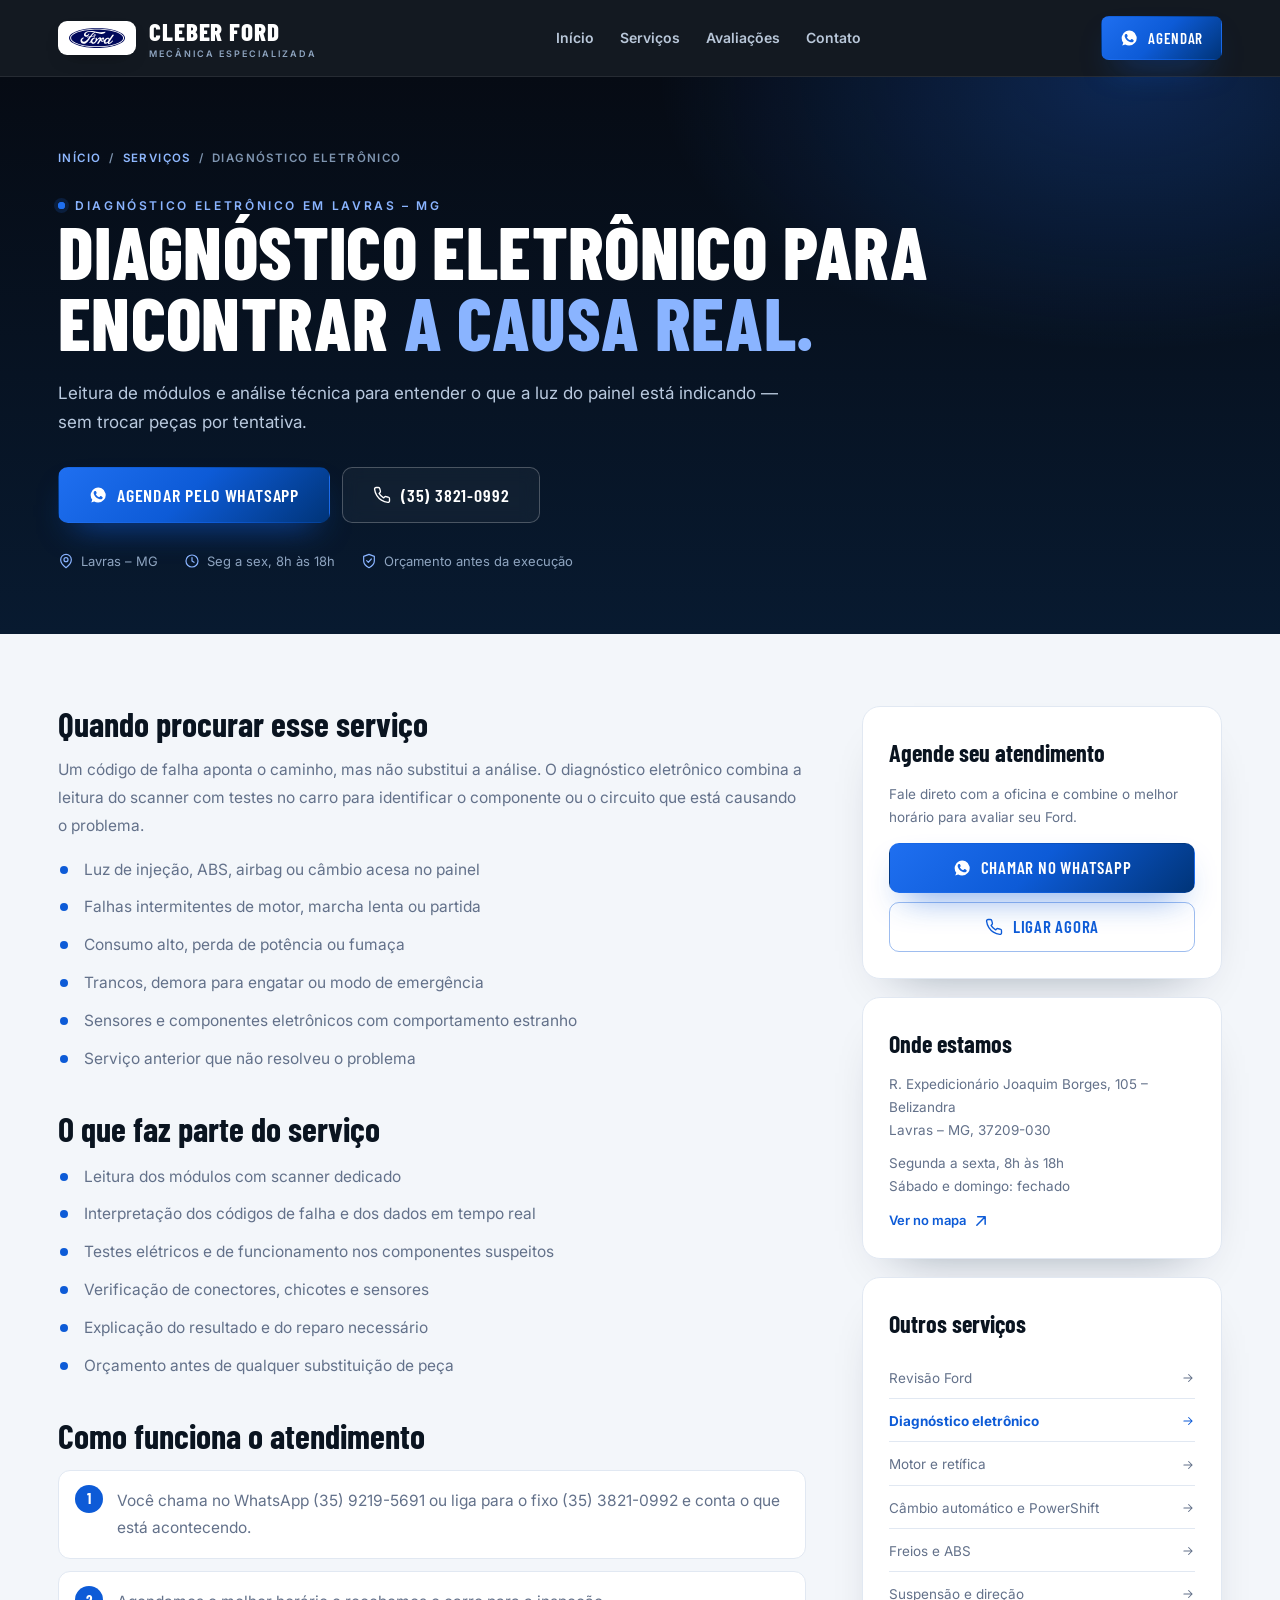
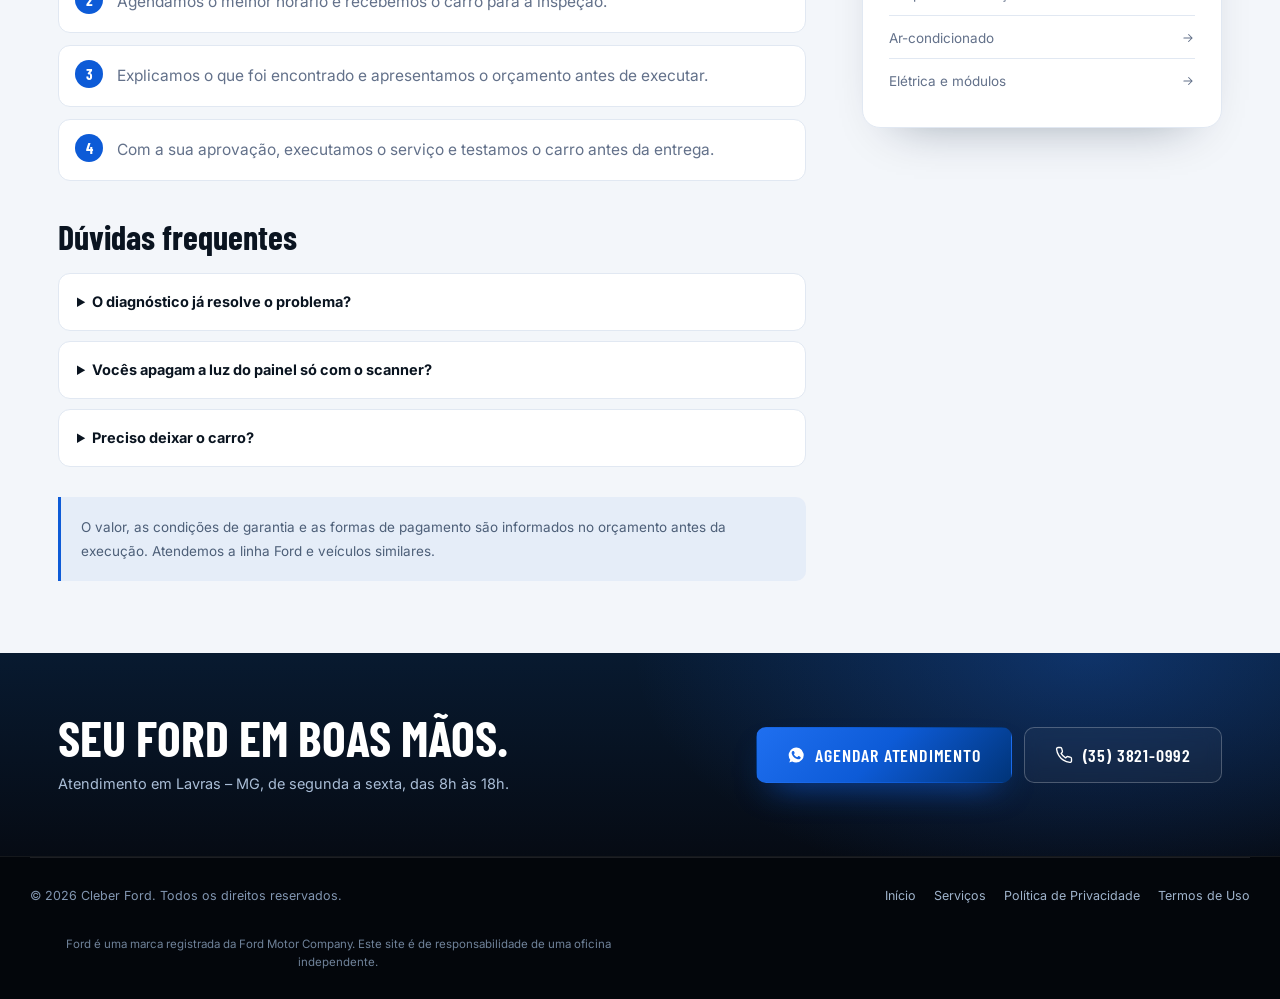
<file: servicos/diagnostico-eletronico.html>
<!DOCTYPE html>
<html lang="pt-BR">
<head>
  <meta charset="UTF-8">
  <meta name="viewport" content="width=device-width, initial-scale=1.0">
  <title>Diagnóstico Eletrônico Automotivo em Lavras – MG | Cleber Ford</title>
  <meta name="description" content="Diagnóstico eletrônico em Lavras – MG: leitura de módulos, análise de falhas e testes com scanner. Evite trocas desnecessárias. Cleber Ford: (35) 3821-0992.">
  <meta name="author" content="Cleber Ford">
  <meta name="theme-color" content="#060b14">
  <link rel="canonical" href="https://cleber-ford.vercel.app/servicos/diagnostico-eletronico.html">

  <meta property="og:type" content="website">
  <meta property="og:locale" content="pt_BR">
  <meta property="og:site_name" content="Cleber Ford">
  <meta property="og:title" content="Diagnóstico Eletrônico Automotivo em Lavras – MG | Cleber Ford">
  <meta property="og:description" content="Diagnóstico eletrônico em Lavras – MG: leitura de módulos, análise de falhas e testes com scanner. Evite trocas desnecessárias. Cleber Ford: (35) 3821-0992.">
  <meta property="og:url" content="https://cleber-ford.vercel.app/servicos/diagnostico-eletronico.html">
  <meta property="og:image" content="https://cleber-ford.vercel.app/assets/img/og-image.jpg">
  <meta property="og:image:width" content="1200">
  <meta property="og:image:height" content="630">

  <link rel="icon" href="../assets/img/favicon.svg" type="image/svg+xml">
  <link rel="apple-touch-icon" href="../assets/img/apple-touch-icon.png">
  <link rel="preconnect" href="https://fonts.googleapis.com">
  <link rel="preconnect" href="https://fonts.gstatic.com" crossorigin>
  <link href="https://fonts.googleapis.com/css2?family=Barlow+Condensed:ital,wght@0,500;0,600;0,700;0,800;1,600;1,700&family=Inter:wght@400;500;600;700&display=swap" rel="stylesheet">
  <link rel="stylesheet" href="../css/site.css">
  <link rel="stylesheet" href="../css/paginas.css">
  <script type="application/ld+json">
{
  "@context": "https://schema.org",
  "@graph": [
    {
      "@type": "Service",
      "name": "Diagnóstico eletrônico",
      "serviceType": "Diagnóstico eletrônico",
      "description": "Diagnóstico eletrônico em Lavras – MG: leitura de módulos, análise de falhas e testes com scanner. Evite trocas desnecessárias. Cleber Ford: (35) 3821-0992.",
      "url": "https://cleber-ford.vercel.app/servicos/diagnostico-eletronico.html",
      "areaServed": {
        "@type": "City",
        "name": "Lavras"
      },
      "provider": {
        "@type": "AutoRepair",
        "name": "Cleber Ford - Mecânica Especializada Ford",
        "telephone": "+55 35 3821-0992",
        "url": "https://cleber-ford.vercel.app/",
        "address": {
          "@type": "PostalAddress",
          "streetAddress": "R. Expedicionário Joaquim Borges, 105 - Belizandra",
          "addressLocality": "Lavras",
          "addressRegion": "MG",
          "postalCode": "37209-030",
          "addressCountry": "BR"
        }
      }
    },
    {
      "@type": "FAQPage",
      "mainEntity": [
        {
          "@type": "Question",
          "name": "O diagnóstico já resolve o problema?",
          "acceptedAnswer": {
            "@type": "Answer",
            "text": "Não. O diagnóstico identifica a causa; o reparo é orçado separadamente. O valor do diagnóstico e do serviço é informado antes da execução."
          }
        },
        {
          "@type": "Question",
          "name": "Vocês apagam a luz do painel só com o scanner?",
          "acceptedAnswer": {
            "@type": "Answer",
            "text": "Não. Apagar o código sem corrigir a causa faz a luz voltar. Primeiro identificamos a origem da falha e depois indicamos o reparo."
          }
        },
        {
          "@type": "Question",
          "name": "Preciso deixar o carro?",
          "acceptedAnswer": {
            "@type": "Answer",
            "text": "Para uma leitura inicial, muitas vezes é possível atender com agendamento. Testes mais longos podem exigir que o carro fique na oficina; isso é combinado antes."
          }
        }
      ]
    },
    {
      "@type": "BreadcrumbList",
      "itemListElement": [
        {
          "@type": "ListItem",
          "position": 1,
          "name": "Início",
          "item": "https://cleber-ford.vercel.app/"
        },
        {
          "@type": "ListItem",
          "position": 2,
          "name": "Serviços",
          "item": "https://cleber-ford.vercel.app/#servicos"
        },
        {
          "@type": "ListItem",
          "position": 3,
          "name": "Diagnóstico eletrônico",
          "item": "https://cleber-ford.vercel.app/servicos/diagnostico-eletronico.html"
        }
      ]
    }
  ]
}
  </script>
</head>
<body>
  <a class="skip-link" href="#conteudo">Pular para o conteúdo</a>
  
  <svg class="svg-sprite" aria-hidden="true" xmlns="http://www.w3.org/2000/svg">
    <symbol id="i-whatsapp" viewBox="0 0 24 24"><path fill="currentColor" stroke="none" d="M17.5 14.4c-.3-.1-1.7-.9-2-1-.3-.1-.5-.1-.7.1-.2.3-.7 1-.9 1.2-.2.2-.3.2-.6.1a8 8 0 0 1-2.4-1.5 9 9 0 0 1-1.6-2c-.2-.3 0-.5.1-.6l.5-.6c.1-.2.2-.3.3-.5.1-.2 0-.4 0-.5l-.9-2.1c-.2-.5-.5-.5-.7-.5h-.6c-.2 0-.5.1-.8.4-.3.3-1 1-1 2.5s1.1 2.9 1.2 3.1c.1.2 2.1 3.2 5.1 4.5.7.3 1.3.5 1.7.6.7.2 1.4.2 1.9.1.6-.1 1.7-.7 1.9-1.4.2-.7.2-1.2.2-1.4-.1-.1-.3-.2-.6-.3zM12 22a10 10 0 0 1-5.1-1.4L3 22l1.4-3.8A10 10 0 1 1 12 22z"/></symbol>
    <symbol id="i-phone" viewBox="0 0 24 24"><path d="M22 16.9v3a2 2 0 0 1-2.2 2 19.8 19.8 0 0 1-8.6-3.1 19.5 19.5 0 0 1-6-6A19.8 19.8 0 0 1 2.1 4.2 2 2 0 0 1 4.1 2h3a2 2 0 0 1 2 1.7c.1 1 .4 1.9.7 2.8a2 2 0 0 1-.5 2.1L8.1 9.9a16 16 0 0 0 6 6l1.3-1.3a2 2 0 0 1 2.1-.5c.9.3 1.8.6 2.8.7a2 2 0 0 1 1.7 2.1z"/></symbol>
    <symbol id="i-arrow" viewBox="0 0 24 24"><path d="M5 12h14M13 6l6 6-6 6"/></symbol>
    <symbol id="i-arrow-up" viewBox="0 0 24 24"><path d="M7 17 17 7M8 7h9v9"/></symbol>
    <symbol id="i-pin" viewBox="0 0 24 24"><path d="M20 10c0 6-8 12-8 12s-8-6-8-12a8 8 0 0 1 16 0z"/><circle cx="12" cy="10" r="3"/></symbol>
    <symbol id="i-clock" viewBox="0 0 24 24"><circle cx="12" cy="12" r="9"/><path d="M12 7v5l3 2"/></symbol>
    <symbol id="i-check" viewBox="0 0 24 24"><path d="M20 6 9 17l-5-5"/></symbol>
    <symbol id="i-shield" viewBox="0 0 24 24"><path d="M12 22s8-4 8-10V5l-8-3-8 3v7c0 6 8 10 8 10z"/><path d="m8.5 11.5 2.5 2.5 4.5-5"/></symbol>
  </svg>

  <header class="inner-header">
    <div class="container inner-header-inner">
      <a class="brand" href="../index.html" aria-label="Cleber Ford - página inicial">
        <span class="brand-badge"><img src="../assets/img/ford-logo.svg" alt="Logotipo Ford"></span>
        <span class="brand-text"><strong>Cleber Ford</strong><small>Mecânica especializada</small></span>
      </a>
      <nav class="inner-nav" aria-label="Navegação principal">
        <a href="../index.html">Início</a>
        <a href="../index.html#servicos" aria-current="page">Serviços</a>
        <a href="../index.html#avaliacoes">Avaliações</a>
        <a href="../index.html#contato">Contato</a>
      </nav>
      <a class="btn btn-primary btn-sm" href="https://wa.me/553592195691?text=Ol%C3%A1!%20Vim%20pelo%20site%20da%20Cleber%20Ford%20e%20gostaria%20de%20agendar%20um%20servi%C3%A7o." target="_blank" rel="noopener" data-wa="Olá! Vim pelo site da Cleber Ford e gostaria de agendar um serviço.">
        <svg class="ic"><use href="#i-whatsapp"/></svg> Agendar
      </a>
    </div>
  </header>
  <main id="conteudo">
    <section class="page-hero">
      <div class="container">
        <nav class="breadcrumb" aria-label="Trilha de navegação">
          <a href="../index.html">Início</a><span>/</span>
          <a href="../index.html#servicos">Serviços</a><span>/</span>
          <span aria-current="page">Diagnóstico eletrônico</span>
        </nav>
        <span class="eyebrow"><span class="eyebrow-dot"></span> Diagnóstico eletrônico em Lavras – MG</span>
        <h1>Diagnóstico eletrônico para encontrar <em>a causa real.</em></h1>
        <p>Leitura de módulos e análise técnica para entender o que a luz do painel está indicando — sem trocar peças por tentativa.</p>
        <div class="page-actions">
          <a class="btn btn-primary btn-lg" href="https://wa.me/553592195691?text=Ol%C3%A1!%20Gostaria%20de%20agendar%20Diagn%C3%B3stico%20eletr%C3%B4nico%20no%20meu%20Ford." target="_blank" rel="noopener" data-wa="Olá! Gostaria de agendar Diagnóstico eletrônico no meu Ford.">
            <svg class="ic"><use href="#i-whatsapp"/></svg> Agendar pelo WhatsApp
          </a>
          <a class="btn btn-ghost btn-lg" href="tel:+553538210992">
            <svg class="ic"><use href="#i-phone"/></svg> (35) 3821-0992
          </a>
        </div>
        <div class="page-meta">
          <span><svg class="ic"><use href="#i-pin"/></svg> Lavras – MG</span>
          <span><svg class="ic"><use href="#i-clock"/></svg> Seg a sex, 8h às 18h</span>
          <span><svg class="ic"><use href="#i-shield"/></svg> Orçamento antes da execução</span>
        </div>
      </div>
    </section>

    <section class="page-body">
      <div class="container page-grid">
        <article class="page-content">
          <h2>Quando procurar esse serviço</h2>
          <p>Um código de falha aponta o caminho, mas não substitui a análise. O diagnóstico eletrônico combina a leitura do scanner com testes no carro para identificar o componente ou o circuito que está causando o problema.</p>
          <ul>
            <li>Luz de injeção, ABS, airbag ou câmbio acesa no painel</li>
            <li>Falhas intermitentes de motor, marcha lenta ou partida</li>
            <li>Consumo alto, perda de potência ou fumaça</li>
            <li>Trancos, demora para engatar ou modo de emergência</li>
            <li>Sensores e componentes eletrônicos com comportamento estranho</li>
            <li>Serviço anterior que não resolveu o problema</li>
          </ul>

          <h2>O que faz parte do serviço</h2>
          <ul>
            <li>Leitura dos módulos com scanner dedicado</li>
            <li>Interpretação dos códigos de falha e dos dados em tempo real</li>
            <li>Testes elétricos e de funcionamento nos componentes suspeitos</li>
            <li>Verificação de conectores, chicotes e sensores</li>
            <li>Explicação do resultado e do reparo necessário</li>
            <li>Orçamento antes de qualquer substituição de peça</li>
          </ul>

          <h2>Como funciona o atendimento</h2>
          <ol class="steps">
            <li>Você chama no WhatsApp (35) 9219-5691 ou liga para o fixo (35) 3821-0992 e conta o que está acontecendo.</li>
            <li>Agendamos o melhor horário e recebemos o carro para a inspeção.</li>
            <li>Explicamos o que foi encontrado e apresentamos o orçamento antes de executar.</li>
            <li>Com a sua aprovação, executamos o serviço e testamos o carro antes da entrega.</li>
          </ol>

          <h2>Dúvidas frequentes</h2>
          <div class="page-faq">
            <details>
              <summary>O diagnóstico já resolve o problema?</summary>
              <p>Não. O diagnóstico identifica a causa; o reparo é orçado separadamente. O valor do diagnóstico e do serviço é informado antes da execução.</p>
            </details>
            <details>
              <summary>Vocês apagam a luz do painel só com o scanner?</summary>
              <p>Não. Apagar o código sem corrigir a causa faz a luz voltar. Primeiro identificamos a origem da falha e depois indicamos o reparo.</p>
            </details>
            <details>
              <summary>Preciso deixar o carro?</summary>
              <p>Para uma leitura inicial, muitas vezes é possível atender com agendamento. Testes mais longos podem exigir que o carro fique na oficina; isso é combinado antes.</p>
            </details>
          </div>

          <p class="claim-note">O valor, as condições de garantia e as formas de pagamento são informados no orçamento antes da execução. Atendemos a linha Ford e veículos similares.</p>
        </article>

        <aside class="page-aside">
          <div class="aside-card">
            <h3>Agende seu atendimento</h3>
            <p>Fale direto com a oficina e combine o melhor horário para avaliar seu Ford.</p>
            <a class="btn btn-primary" href="https://wa.me/553592195691?text=Ol%C3%A1!%20Gostaria%20de%20agendar%20Diagn%C3%B3stico%20eletr%C3%B4nico%20no%20meu%20Ford." target="_blank" rel="noopener" data-wa="Olá! Gostaria de agendar Diagnóstico eletrônico no meu Ford.">
              <svg class="ic"><use href="#i-whatsapp"/></svg> Chamar no WhatsApp
            </a>
            <a class="btn btn-outline" href="tel:+553538210992">
              <svg class="ic"><use href="#i-phone"/></svg> Ligar agora
            </a>
          </div>

          <div class="aside-card">
            <h3>Onde estamos</h3>
            <p>R. Expedicionário Joaquim Borges, 105 – Belizandra<br>Lavras – MG, 37209-030</p>
            <p>Segunda a sexta, 8h às 18h<br>Sábado e domingo: fechado</p>
            <a class="aside-link" href="https://www.google.com/maps/search/?api=1&query=R.+Expedicion%C3%A1rio+Joaquim+Borges%2C+105%2C+Belizandra%2C+Lavras+-+MG" target="_blank" rel="noopener">Ver no mapa <svg class="ic"><use href="#i-arrow-up"/></svg></a>
          </div>

          <div class="aside-card">
            <h3>Outros serviços</h3>
            <ul class="aside-list">
              <li><a href="revisao-ford.html">Revisão Ford <svg class="ic"><use href="#i-arrow"/></svg></a></li>
        <li><a href="diagnostico-eletronico.html" class="is-current" aria-current="page">Diagnóstico eletrônico <svg class="ic"><use href="#i-arrow"/></svg></a></li>
        <li><a href="motor-e-retifica.html">Motor e retífica <svg class="ic"><use href="#i-arrow"/></svg></a></li>
        <li><a href="cambio-automatico.html">Câmbio automático e PowerShift <svg class="ic"><use href="#i-arrow"/></svg></a></li>
        <li><a href="freios-e-abs.html">Freios e ABS <svg class="ic"><use href="#i-arrow"/></svg></a></li>
        <li><a href="suspensao-e-direcao.html">Suspensão e direção <svg class="ic"><use href="#i-arrow"/></svg></a></li>
        <li><a href="ar-condicionado.html">Ar-condicionado <svg class="ic"><use href="#i-arrow"/></svg></a></li>
        <li><a href="eletrica-e-modulos.html">Elétrica e módulos <svg class="ic"><use href="#i-arrow"/></svg></a></li>
            </ul>
          </div>
        </aside>
      </div>
    </section>

    <section class="page-cta">
      <div class="container page-cta-inner">
        <div>
          <h2>Seu Ford em boas mãos.</h2>
          <p>Atendimento em Lavras – MG, de segunda a sexta, das 8h às 18h.</p>
        </div>
        <div class="page-actions">
          <a class="btn btn-primary btn-lg" href="https://wa.me/553592195691?text=Ol%C3%A1!%20Gostaria%20de%20agendar%20Diagn%C3%B3stico%20eletr%C3%B4nico%20no%20meu%20Ford." target="_blank" rel="noopener" data-wa="Olá! Gostaria de agendar Diagnóstico eletrônico no meu Ford.">
            <svg class="ic"><use href="#i-whatsapp"/></svg> Agendar atendimento
          </a>
          <a class="btn btn-ghost btn-lg" href="tel:+553538210992">
            <svg class="ic"><use href="#i-phone"/></svg> (35) 3821-0992
          </a>
        </div>
      </div>
    </section>
  </main>

  <footer class="site-footer inner-footer">
    <div class="container footer-bottom">
      <p>© <span id="ano"></span> Cleber Ford. Todos os direitos reservados.</p>
      <div class="legal-links">
        <a href="../index.html">Início</a>
        <a href="../index.html#servicos">Serviços</a>
        <a href="../politica-de-privacidade.html">Política de Privacidade</a>
        <a href="../termos-de-uso.html">Termos de Uso</a>
      </div>
    </div>
    <div class="container">
      <p class="footer-legal">Ford é uma marca registrada da Ford Motor Company. Este site é de responsabilidade de uma oficina independente.</p>
    </div>
  </footer>
  <script src="../js/site.js"></script>
</body>
</html>
</file>
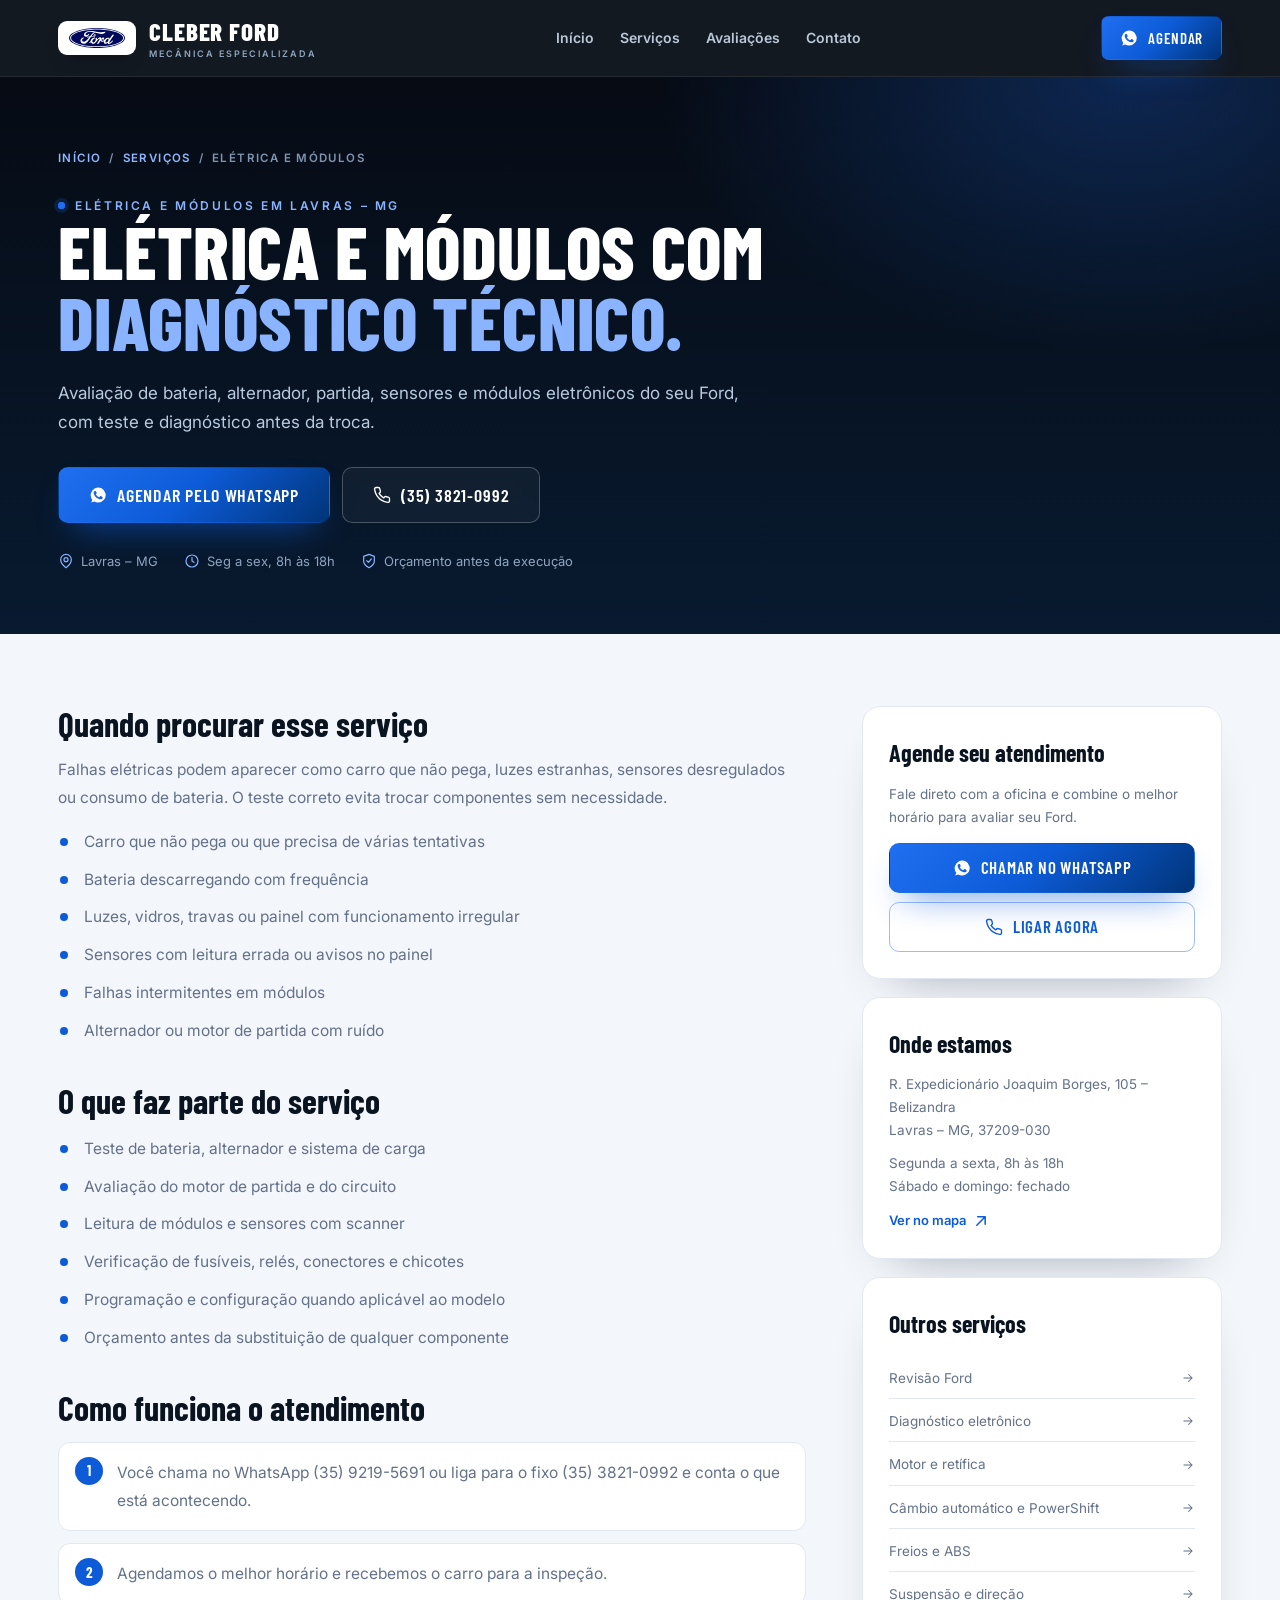
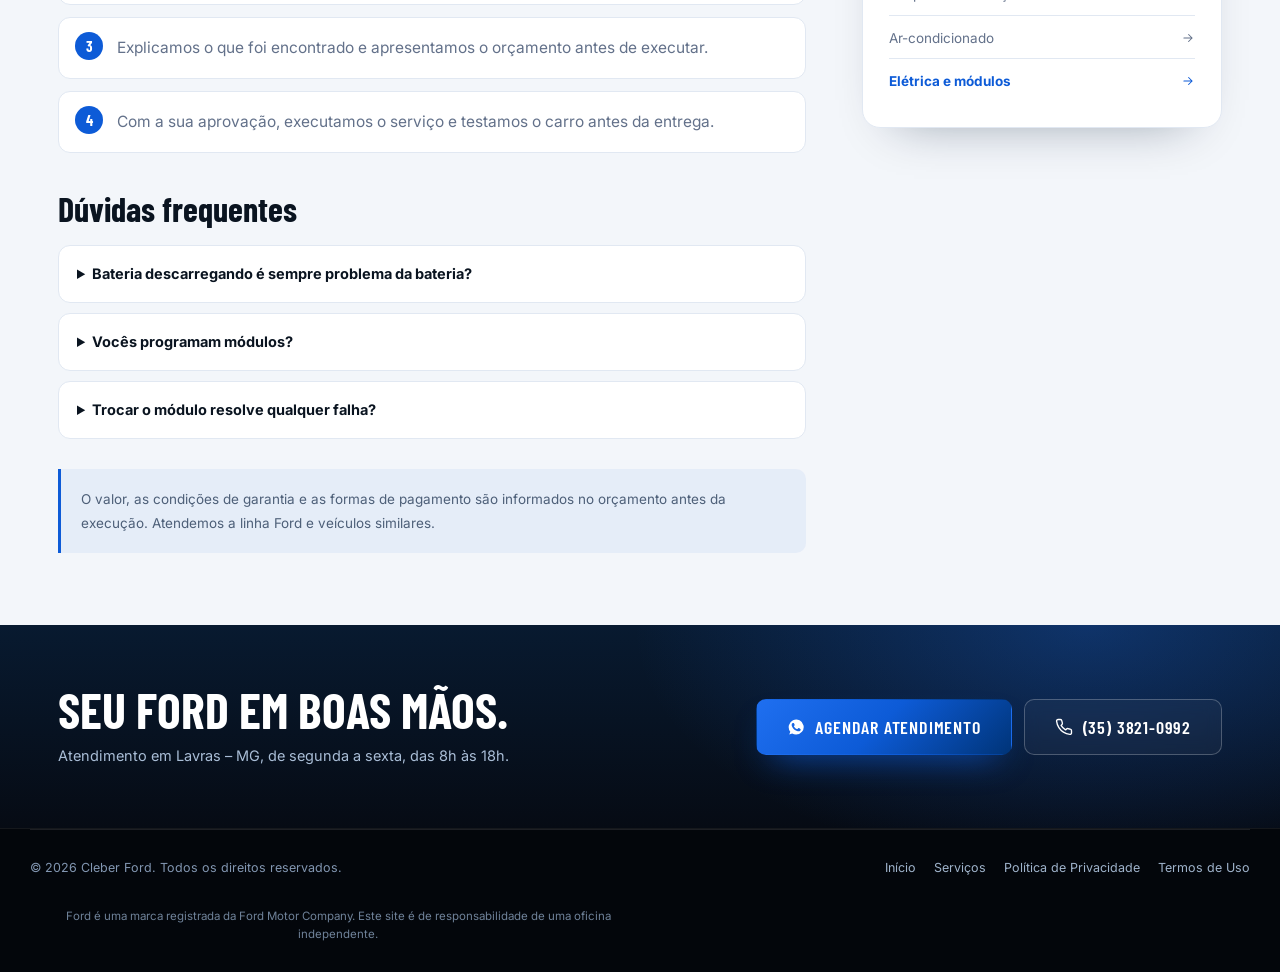
<file: servicos/eletrica-e-modulos.html>
<!DOCTYPE html>
<html lang="pt-BR">
<head>
  <meta charset="UTF-8">
  <meta name="viewport" content="width=device-width, initial-scale=1.0">
  <title>Elétrica Automotiva e Módulos em Lavras – MG | Cleber Ford</title>
  <meta name="description" content="Elétrica automotiva e módulos em Lavras – MG: bateria, alternador, partida, sensores e programação. Diagnóstico de falhas elétricas. (35) 3821-0992.">
  <meta name="author" content="Cleber Ford">
  <meta name="theme-color" content="#060b14">
  <link rel="canonical" href="https://cleber-ford.vercel.app/servicos/eletrica-e-modulos.html">

  <meta property="og:type" content="website">
  <meta property="og:locale" content="pt_BR">
  <meta property="og:site_name" content="Cleber Ford">
  <meta property="og:title" content="Elétrica Automotiva e Módulos em Lavras – MG | Cleber Ford">
  <meta property="og:description" content="Elétrica automotiva e módulos em Lavras – MG: bateria, alternador, partida, sensores e programação. Diagnóstico de falhas elétricas. (35) 3821-0992.">
  <meta property="og:url" content="https://cleber-ford.vercel.app/servicos/eletrica-e-modulos.html">
  <meta property="og:image" content="https://cleber-ford.vercel.app/assets/img/og-image.jpg">
  <meta property="og:image:width" content="1200">
  <meta property="og:image:height" content="630">

  <link rel="icon" href="../assets/img/favicon.svg" type="image/svg+xml">
  <link rel="apple-touch-icon" href="../assets/img/apple-touch-icon.png">
  <link rel="preconnect" href="https://fonts.googleapis.com">
  <link rel="preconnect" href="https://fonts.gstatic.com" crossorigin>
  <link href="https://fonts.googleapis.com/css2?family=Barlow+Condensed:ital,wght@0,500;0,600;0,700;0,800;1,600;1,700&family=Inter:wght@400;500;600;700&display=swap" rel="stylesheet">
  <link rel="stylesheet" href="../css/site.css">
  <link rel="stylesheet" href="../css/paginas.css">
  <script type="application/ld+json">
{
  "@context": "https://schema.org",
  "@graph": [
    {
      "@type": "Service",
      "name": "Elétrica e módulos",
      "serviceType": "Elétrica e módulos",
      "description": "Elétrica automotiva e módulos em Lavras – MG: bateria, alternador, partida, sensores e programação. Diagnóstico de falhas elétricas. (35) 3821-0992.",
      "url": "https://cleber-ford.vercel.app/servicos/eletrica-e-modulos.html",
      "areaServed": {
        "@type": "City",
        "name": "Lavras"
      },
      "provider": {
        "@type": "AutoRepair",
        "name": "Cleber Ford - Mecânica Especializada Ford",
        "telephone": "+55 35 3821-0992",
        "url": "https://cleber-ford.vercel.app/",
        "address": {
          "@type": "PostalAddress",
          "streetAddress": "R. Expedicionário Joaquim Borges, 105 - Belizandra",
          "addressLocality": "Lavras",
          "addressRegion": "MG",
          "postalCode": "37209-030",
          "addressCountry": "BR"
        }
      }
    },
    {
      "@type": "FAQPage",
      "mainEntity": [
        {
          "@type": "Question",
          "name": "Bateria descarregando é sempre problema da bateria?",
          "acceptedAnswer": {
            "@type": "Answer",
            "text": "Não. O alternador, o sistema de carga ou um consumo parasitário podem ser a causa. O teste identifica a origem."
          }
        },
        {
          "@type": "Question",
          "name": "Vocês programam módulos?",
          "acceptedAnswer": {
            "@type": "Answer",
            "text": "Fazemos programação e configuração quando o equipamento e o modelo permitem. A disponibilidade é confirmada na avaliação."
          }
        },
        {
          "@type": "Question",
          "name": "Trocar o módulo resolve qualquer falha?",
          "acceptedAnswer": {
            "@type": "Answer",
            "text": "Não. Antes de substituir, é preciso confirmar se o problema está no módulo ou no circuito. A troca sem diagnóstico pode não resolver e gerar custo desnecessário."
          }
        }
      ]
    },
    {
      "@type": "BreadcrumbList",
      "itemListElement": [
        {
          "@type": "ListItem",
          "position": 1,
          "name": "Início",
          "item": "https://cleber-ford.vercel.app/"
        },
        {
          "@type": "ListItem",
          "position": 2,
          "name": "Serviços",
          "item": "https://cleber-ford.vercel.app/#servicos"
        },
        {
          "@type": "ListItem",
          "position": 3,
          "name": "Elétrica e módulos",
          "item": "https://cleber-ford.vercel.app/servicos/eletrica-e-modulos.html"
        }
      ]
    }
  ]
}
  </script>
</head>
<body>
  <a class="skip-link" href="#conteudo">Pular para o conteúdo</a>
  
  <svg class="svg-sprite" aria-hidden="true" xmlns="http://www.w3.org/2000/svg">
    <symbol id="i-whatsapp" viewBox="0 0 24 24"><path fill="currentColor" stroke="none" d="M17.5 14.4c-.3-.1-1.7-.9-2-1-.3-.1-.5-.1-.7.1-.2.3-.7 1-.9 1.2-.2.2-.3.2-.6.1a8 8 0 0 1-2.4-1.5 9 9 0 0 1-1.6-2c-.2-.3 0-.5.1-.6l.5-.6c.1-.2.2-.3.3-.5.1-.2 0-.4 0-.5l-.9-2.1c-.2-.5-.5-.5-.7-.5h-.6c-.2 0-.5.1-.8.4-.3.3-1 1-1 2.5s1.1 2.9 1.2 3.1c.1.2 2.1 3.2 5.1 4.5.7.3 1.3.5 1.7.6.7.2 1.4.2 1.9.1.6-.1 1.7-.7 1.9-1.4.2-.7.2-1.2.2-1.4-.1-.1-.3-.2-.6-.3zM12 22a10 10 0 0 1-5.1-1.4L3 22l1.4-3.8A10 10 0 1 1 12 22z"/></symbol>
    <symbol id="i-phone" viewBox="0 0 24 24"><path d="M22 16.9v3a2 2 0 0 1-2.2 2 19.8 19.8 0 0 1-8.6-3.1 19.5 19.5 0 0 1-6-6A19.8 19.8 0 0 1 2.1 4.2 2 2 0 0 1 4.1 2h3a2 2 0 0 1 2 1.7c.1 1 .4 1.9.7 2.8a2 2 0 0 1-.5 2.1L8.1 9.9a16 16 0 0 0 6 6l1.3-1.3a2 2 0 0 1 2.1-.5c.9.3 1.8.6 2.8.7a2 2 0 0 1 1.7 2.1z"/></symbol>
    <symbol id="i-arrow" viewBox="0 0 24 24"><path d="M5 12h14M13 6l6 6-6 6"/></symbol>
    <symbol id="i-arrow-up" viewBox="0 0 24 24"><path d="M7 17 17 7M8 7h9v9"/></symbol>
    <symbol id="i-pin" viewBox="0 0 24 24"><path d="M20 10c0 6-8 12-8 12s-8-6-8-12a8 8 0 0 1 16 0z"/><circle cx="12" cy="10" r="3"/></symbol>
    <symbol id="i-clock" viewBox="0 0 24 24"><circle cx="12" cy="12" r="9"/><path d="M12 7v5l3 2"/></symbol>
    <symbol id="i-check" viewBox="0 0 24 24"><path d="M20 6 9 17l-5-5"/></symbol>
    <symbol id="i-shield" viewBox="0 0 24 24"><path d="M12 22s8-4 8-10V5l-8-3-8 3v7c0 6 8 10 8 10z"/><path d="m8.5 11.5 2.5 2.5 4.5-5"/></symbol>
  </svg>

  <header class="inner-header">
    <div class="container inner-header-inner">
      <a class="brand" href="../index.html" aria-label="Cleber Ford - página inicial">
        <span class="brand-badge"><img src="../assets/img/ford-logo.svg" alt="Logotipo Ford"></span>
        <span class="brand-text"><strong>Cleber Ford</strong><small>Mecânica especializada</small></span>
      </a>
      <nav class="inner-nav" aria-label="Navegação principal">
        <a href="../index.html">Início</a>
        <a href="../index.html#servicos" aria-current="page">Serviços</a>
        <a href="../index.html#avaliacoes">Avaliações</a>
        <a href="../index.html#contato">Contato</a>
      </nav>
      <a class="btn btn-primary btn-sm" href="https://wa.me/553592195691?text=Ol%C3%A1!%20Vim%20pelo%20site%20da%20Cleber%20Ford%20e%20gostaria%20de%20agendar%20um%20servi%C3%A7o." target="_blank" rel="noopener" data-wa="Olá! Vim pelo site da Cleber Ford e gostaria de agendar um serviço.">
        <svg class="ic"><use href="#i-whatsapp"/></svg> Agendar
      </a>
    </div>
  </header>
  <main id="conteudo">
    <section class="page-hero">
      <div class="container">
        <nav class="breadcrumb" aria-label="Trilha de navegação">
          <a href="../index.html">Início</a><span>/</span>
          <a href="../index.html#servicos">Serviços</a><span>/</span>
          <span aria-current="page">Elétrica e módulos</span>
        </nav>
        <span class="eyebrow"><span class="eyebrow-dot"></span> Elétrica e módulos em Lavras – MG</span>
        <h1>Elétrica e módulos com <em>diagnóstico técnico.</em></h1>
        <p>Avaliação de bateria, alternador, partida, sensores e módulos eletrônicos do seu Ford, com teste e diagnóstico antes da troca.</p>
        <div class="page-actions">
          <a class="btn btn-primary btn-lg" href="https://wa.me/553592195691?text=Ol%C3%A1!%20Gostaria%20de%20agendar%20El%C3%A9trica%20e%20m%C3%B3dulos%20no%20meu%20Ford." target="_blank" rel="noopener" data-wa="Olá! Gostaria de agendar Elétrica e módulos no meu Ford.">
            <svg class="ic"><use href="#i-whatsapp"/></svg> Agendar pelo WhatsApp
          </a>
          <a class="btn btn-ghost btn-lg" href="tel:+553538210992">
            <svg class="ic"><use href="#i-phone"/></svg> (35) 3821-0992
          </a>
        </div>
        <div class="page-meta">
          <span><svg class="ic"><use href="#i-pin"/></svg> Lavras – MG</span>
          <span><svg class="ic"><use href="#i-clock"/></svg> Seg a sex, 8h às 18h</span>
          <span><svg class="ic"><use href="#i-shield"/></svg> Orçamento antes da execução</span>
        </div>
      </div>
    </section>

    <section class="page-body">
      <div class="container page-grid">
        <article class="page-content">
          <h2>Quando procurar esse serviço</h2>
          <p>Falhas elétricas podem aparecer como carro que não pega, luzes estranhas, sensores desregulados ou consumo de bateria. O teste correto evita trocar componentes sem necessidade.</p>
          <ul>
            <li>Carro que não pega ou que precisa de várias tentativas</li>
            <li>Bateria descarregando com frequência</li>
            <li>Luzes, vidros, travas ou painel com funcionamento irregular</li>
            <li>Sensores com leitura errada ou avisos no painel</li>
            <li>Falhas intermitentes em módulos</li>
            <li>Alternador ou motor de partida com ruído</li>
          </ul>

          <h2>O que faz parte do serviço</h2>
          <ul>
            <li>Teste de bateria, alternador e sistema de carga</li>
            <li>Avaliação do motor de partida e do circuito</li>
            <li>Leitura de módulos e sensores com scanner</li>
            <li>Verificação de fusíveis, relés, conectores e chicotes</li>
            <li>Programação e configuração quando aplicável ao modelo</li>
            <li>Orçamento antes da substituição de qualquer componente</li>
          </ul>

          <h2>Como funciona o atendimento</h2>
          <ol class="steps">
            <li>Você chama no WhatsApp (35) 9219-5691 ou liga para o fixo (35) 3821-0992 e conta o que está acontecendo.</li>
            <li>Agendamos o melhor horário e recebemos o carro para a inspeção.</li>
            <li>Explicamos o que foi encontrado e apresentamos o orçamento antes de executar.</li>
            <li>Com a sua aprovação, executamos o serviço e testamos o carro antes da entrega.</li>
          </ol>

          <h2>Dúvidas frequentes</h2>
          <div class="page-faq">
            <details>
              <summary>Bateria descarregando é sempre problema da bateria?</summary>
              <p>Não. O alternador, o sistema de carga ou um consumo parasitário podem ser a causa. O teste identifica a origem.</p>
            </details>
            <details>
              <summary>Vocês programam módulos?</summary>
              <p>Fazemos programação e configuração quando o equipamento e o modelo permitem. A disponibilidade é confirmada na avaliação.</p>
            </details>
            <details>
              <summary>Trocar o módulo resolve qualquer falha?</summary>
              <p>Não. Antes de substituir, é preciso confirmar se o problema está no módulo ou no circuito. A troca sem diagnóstico pode não resolver e gerar custo desnecessário.</p>
            </details>
          </div>

          <p class="claim-note">O valor, as condições de garantia e as formas de pagamento são informados no orçamento antes da execução. Atendemos a linha Ford e veículos similares.</p>
        </article>

        <aside class="page-aside">
          <div class="aside-card">
            <h3>Agende seu atendimento</h3>
            <p>Fale direto com a oficina e combine o melhor horário para avaliar seu Ford.</p>
            <a class="btn btn-primary" href="https://wa.me/553592195691?text=Ol%C3%A1!%20Gostaria%20de%20agendar%20El%C3%A9trica%20e%20m%C3%B3dulos%20no%20meu%20Ford." target="_blank" rel="noopener" data-wa="Olá! Gostaria de agendar Elétrica e módulos no meu Ford.">
              <svg class="ic"><use href="#i-whatsapp"/></svg> Chamar no WhatsApp
            </a>
            <a class="btn btn-outline" href="tel:+553538210992">
              <svg class="ic"><use href="#i-phone"/></svg> Ligar agora
            </a>
          </div>

          <div class="aside-card">
            <h3>Onde estamos</h3>
            <p>R. Expedicionário Joaquim Borges, 105 – Belizandra<br>Lavras – MG, 37209-030</p>
            <p>Segunda a sexta, 8h às 18h<br>Sábado e domingo: fechado</p>
            <a class="aside-link" href="https://www.google.com/maps/search/?api=1&query=R.+Expedicion%C3%A1rio+Joaquim+Borges%2C+105%2C+Belizandra%2C+Lavras+-+MG" target="_blank" rel="noopener">Ver no mapa <svg class="ic"><use href="#i-arrow-up"/></svg></a>
          </div>

          <div class="aside-card">
            <h3>Outros serviços</h3>
            <ul class="aside-list">
              <li><a href="revisao-ford.html">Revisão Ford <svg class="ic"><use href="#i-arrow"/></svg></a></li>
        <li><a href="diagnostico-eletronico.html">Diagnóstico eletrônico <svg class="ic"><use href="#i-arrow"/></svg></a></li>
        <li><a href="motor-e-retifica.html">Motor e retífica <svg class="ic"><use href="#i-arrow"/></svg></a></li>
        <li><a href="cambio-automatico.html">Câmbio automático e PowerShift <svg class="ic"><use href="#i-arrow"/></svg></a></li>
        <li><a href="freios-e-abs.html">Freios e ABS <svg class="ic"><use href="#i-arrow"/></svg></a></li>
        <li><a href="suspensao-e-direcao.html">Suspensão e direção <svg class="ic"><use href="#i-arrow"/></svg></a></li>
        <li><a href="ar-condicionado.html">Ar-condicionado <svg class="ic"><use href="#i-arrow"/></svg></a></li>
        <li><a href="eletrica-e-modulos.html" class="is-current" aria-current="page">Elétrica e módulos <svg class="ic"><use href="#i-arrow"/></svg></a></li>
            </ul>
          </div>
        </aside>
      </div>
    </section>

    <section class="page-cta">
      <div class="container page-cta-inner">
        <div>
          <h2>Seu Ford em boas mãos.</h2>
          <p>Atendimento em Lavras – MG, de segunda a sexta, das 8h às 18h.</p>
        </div>
        <div class="page-actions">
          <a class="btn btn-primary btn-lg" href="https://wa.me/553592195691?text=Ol%C3%A1!%20Gostaria%20de%20agendar%20El%C3%A9trica%20e%20m%C3%B3dulos%20no%20meu%20Ford." target="_blank" rel="noopener" data-wa="Olá! Gostaria de agendar Elétrica e módulos no meu Ford.">
            <svg class="ic"><use href="#i-whatsapp"/></svg> Agendar atendimento
          </a>
          <a class="btn btn-ghost btn-lg" href="tel:+553538210992">
            <svg class="ic"><use href="#i-phone"/></svg> (35) 3821-0992
          </a>
        </div>
      </div>
    </section>
  </main>

  <footer class="site-footer inner-footer">
    <div class="container footer-bottom">
      <p>© <span id="ano"></span> Cleber Ford. Todos os direitos reservados.</p>
      <div class="legal-links">
        <a href="../index.html">Início</a>
        <a href="../index.html#servicos">Serviços</a>
        <a href="../politica-de-privacidade.html">Política de Privacidade</a>
        <a href="../termos-de-uso.html">Termos de Uso</a>
      </div>
    </div>
    <div class="container">
      <p class="footer-legal">Ford é uma marca registrada da Ford Motor Company. Este site é de responsabilidade de uma oficina independente.</p>
    </div>
  </footer>
  <script src="../js/site.js"></script>
</body>
</html>
</file>
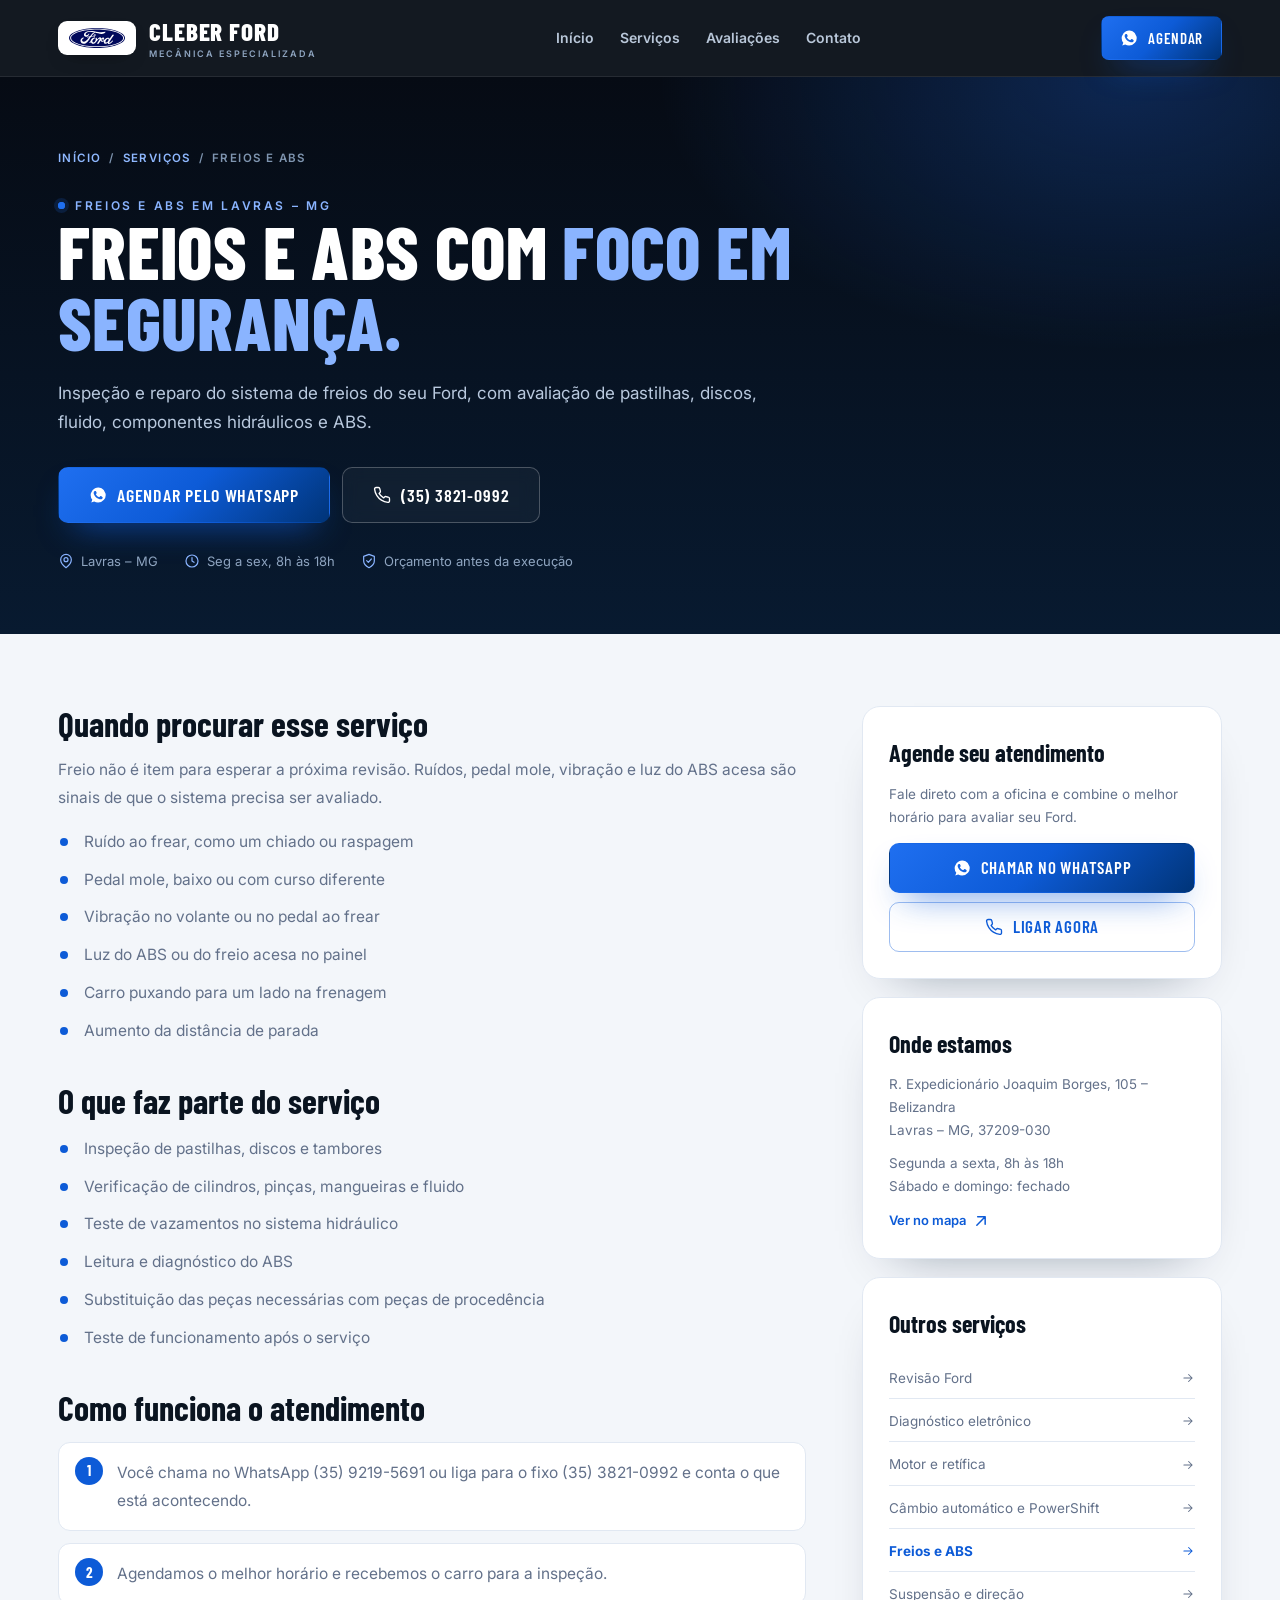
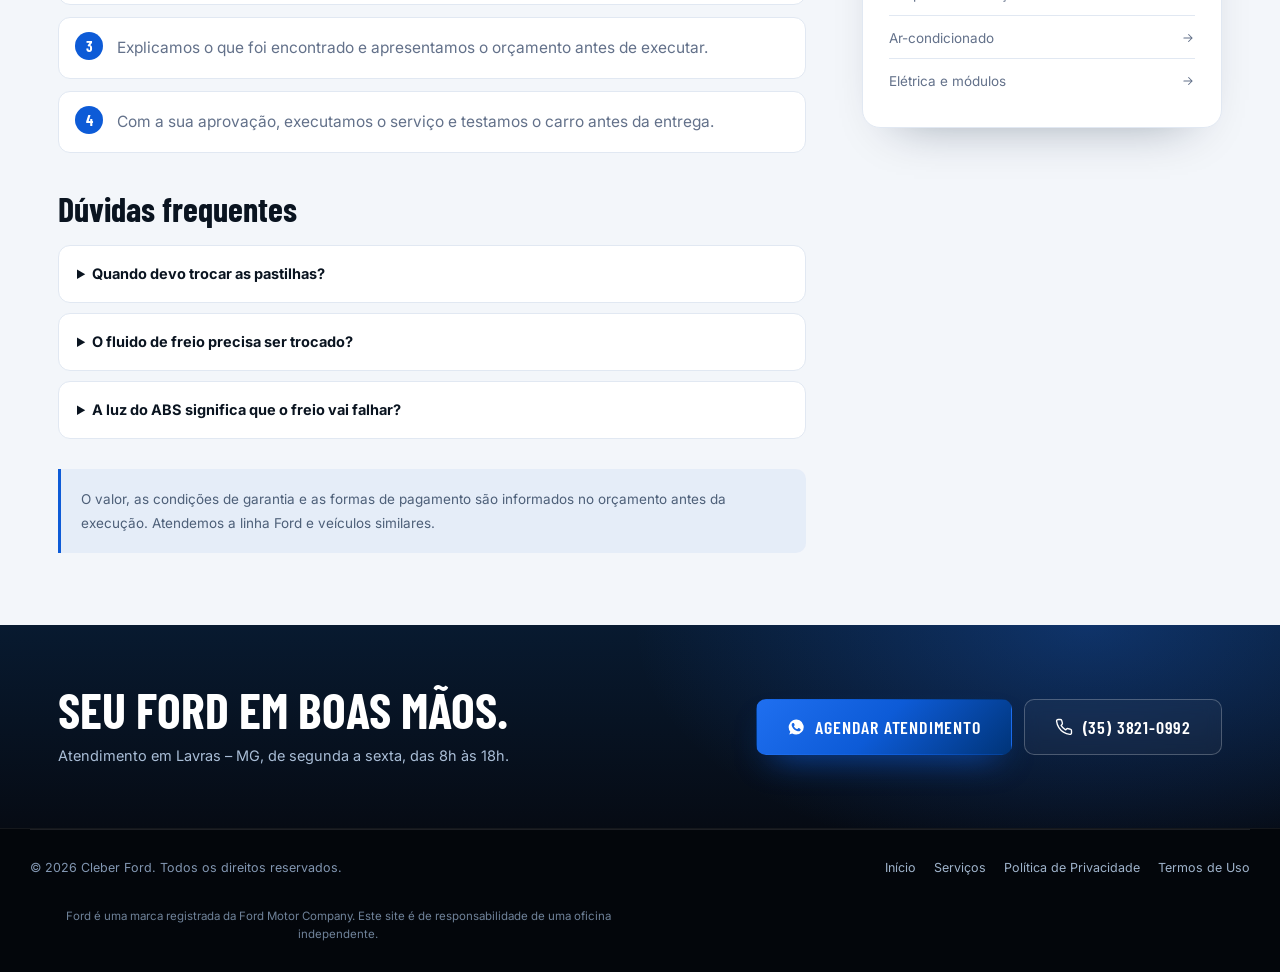
<file: servicos/freios-e-abs.html>
<!DOCTYPE html>
<html lang="pt-BR">
<head>
  <meta charset="UTF-8">
  <meta name="viewport" content="width=device-width, initial-scale=1.0">
  <title>Freios e ABS em Lavras – MG | Cleber Ford</title>
  <meta name="description" content="Revisão de freios e ABS em Lavras – MG: pastilhas, discos, fluido, cilindros, sensores e diagnóstico do sistema. Segurança para o seu Ford. (35) 3821-0992.">
  <meta name="author" content="Cleber Ford">
  <meta name="theme-color" content="#060b14">
  <link rel="canonical" href="https://cleber-ford.vercel.app/servicos/freios-e-abs.html">

  <meta property="og:type" content="website">
  <meta property="og:locale" content="pt_BR">
  <meta property="og:site_name" content="Cleber Ford">
  <meta property="og:title" content="Freios e ABS em Lavras – MG | Cleber Ford">
  <meta property="og:description" content="Revisão de freios e ABS em Lavras – MG: pastilhas, discos, fluido, cilindros, sensores e diagnóstico do sistema. Segurança para o seu Ford. (35) 3821-0992.">
  <meta property="og:url" content="https://cleber-ford.vercel.app/servicos/freios-e-abs.html">
  <meta property="og:image" content="https://cleber-ford.vercel.app/assets/img/og-image.jpg">
  <meta property="og:image:width" content="1200">
  <meta property="og:image:height" content="630">

  <link rel="icon" href="../assets/img/favicon.svg" type="image/svg+xml">
  <link rel="apple-touch-icon" href="../assets/img/apple-touch-icon.png">
  <link rel="preconnect" href="https://fonts.googleapis.com">
  <link rel="preconnect" href="https://fonts.gstatic.com" crossorigin>
  <link href="https://fonts.googleapis.com/css2?family=Barlow+Condensed:ital,wght@0,500;0,600;0,700;0,800;1,600;1,700&family=Inter:wght@400;500;600;700&display=swap" rel="stylesheet">
  <link rel="stylesheet" href="../css/site.css">
  <link rel="stylesheet" href="../css/paginas.css">
  <script type="application/ld+json">
{
  "@context": "https://schema.org",
  "@graph": [
    {
      "@type": "Service",
      "name": "Freios e ABS",
      "serviceType": "Freios e ABS",
      "description": "Revisão de freios e ABS em Lavras – MG: pastilhas, discos, fluido, cilindros, sensores e diagnóstico do sistema. Segurança para o seu Ford. (35) 3821-0992.",
      "url": "https://cleber-ford.vercel.app/servicos/freios-e-abs.html",
      "areaServed": {
        "@type": "City",
        "name": "Lavras"
      },
      "provider": {
        "@type": "AutoRepair",
        "name": "Cleber Ford - Mecânica Especializada Ford",
        "telephone": "+55 35 3821-0992",
        "url": "https://cleber-ford.vercel.app/",
        "address": {
          "@type": "PostalAddress",
          "streetAddress": "R. Expedicionário Joaquim Borges, 105 - Belizandra",
          "addressLocality": "Lavras",
          "addressRegion": "MG",
          "postalCode": "37209-030",
          "addressCountry": "BR"
        }
      }
    },
    {
      "@type": "FAQPage",
      "mainEntity": [
        {
          "@type": "Question",
          "name": "Quando devo trocar as pastilhas?",
          "acceptedAnswer": {
            "@type": "Answer",
            "text": "Não existe uma regra única: depende do uso, do modelo e da espessura. A inspeção mede o desgaste e indica a necessidade de troca."
          }
        },
        {
          "@type": "Question",
          "name": "O fluido de freio precisa ser trocado?",
          "acceptedAnswer": {
            "@type": "Answer",
            "text": "O fluido absorve umidade com o tempo e pode perder desempenho. A troca é indicada conforme o intervalo do manual e a condição medida na inspeção."
          }
        },
        {
          "@type": "Question",
          "name": "A luz do ABS significa que o freio vai falhar?",
          "acceptedAnswer": {
            "@type": "Answer",
            "text": "Não necessariamente, mas indica uma falha no sistema antibloqueio. O carro continua freando, porém sem a assistência do ABS. A avaliação deve ser feita o quanto antes."
          }
        }
      ]
    },
    {
      "@type": "BreadcrumbList",
      "itemListElement": [
        {
          "@type": "ListItem",
          "position": 1,
          "name": "Início",
          "item": "https://cleber-ford.vercel.app/"
        },
        {
          "@type": "ListItem",
          "position": 2,
          "name": "Serviços",
          "item": "https://cleber-ford.vercel.app/#servicos"
        },
        {
          "@type": "ListItem",
          "position": 3,
          "name": "Freios e ABS",
          "item": "https://cleber-ford.vercel.app/servicos/freios-e-abs.html"
        }
      ]
    }
  ]
}
  </script>
</head>
<body>
  <a class="skip-link" href="#conteudo">Pular para o conteúdo</a>
  
  <svg class="svg-sprite" aria-hidden="true" xmlns="http://www.w3.org/2000/svg">
    <symbol id="i-whatsapp" viewBox="0 0 24 24"><path fill="currentColor" stroke="none" d="M17.5 14.4c-.3-.1-1.7-.9-2-1-.3-.1-.5-.1-.7.1-.2.3-.7 1-.9 1.2-.2.2-.3.2-.6.1a8 8 0 0 1-2.4-1.5 9 9 0 0 1-1.6-2c-.2-.3 0-.5.1-.6l.5-.6c.1-.2.2-.3.3-.5.1-.2 0-.4 0-.5l-.9-2.1c-.2-.5-.5-.5-.7-.5h-.6c-.2 0-.5.1-.8.4-.3.3-1 1-1 2.5s1.1 2.9 1.2 3.1c.1.2 2.1 3.2 5.1 4.5.7.3 1.3.5 1.7.6.7.2 1.4.2 1.9.1.6-.1 1.7-.7 1.9-1.4.2-.7.2-1.2.2-1.4-.1-.1-.3-.2-.6-.3zM12 22a10 10 0 0 1-5.1-1.4L3 22l1.4-3.8A10 10 0 1 1 12 22z"/></symbol>
    <symbol id="i-phone" viewBox="0 0 24 24"><path d="M22 16.9v3a2 2 0 0 1-2.2 2 19.8 19.8 0 0 1-8.6-3.1 19.5 19.5 0 0 1-6-6A19.8 19.8 0 0 1 2.1 4.2 2 2 0 0 1 4.1 2h3a2 2 0 0 1 2 1.7c.1 1 .4 1.9.7 2.8a2 2 0 0 1-.5 2.1L8.1 9.9a16 16 0 0 0 6 6l1.3-1.3a2 2 0 0 1 2.1-.5c.9.3 1.8.6 2.8.7a2 2 0 0 1 1.7 2.1z"/></symbol>
    <symbol id="i-arrow" viewBox="0 0 24 24"><path d="M5 12h14M13 6l6 6-6 6"/></symbol>
    <symbol id="i-arrow-up" viewBox="0 0 24 24"><path d="M7 17 17 7M8 7h9v9"/></symbol>
    <symbol id="i-pin" viewBox="0 0 24 24"><path d="M20 10c0 6-8 12-8 12s-8-6-8-12a8 8 0 0 1 16 0z"/><circle cx="12" cy="10" r="3"/></symbol>
    <symbol id="i-clock" viewBox="0 0 24 24"><circle cx="12" cy="12" r="9"/><path d="M12 7v5l3 2"/></symbol>
    <symbol id="i-check" viewBox="0 0 24 24"><path d="M20 6 9 17l-5-5"/></symbol>
    <symbol id="i-shield" viewBox="0 0 24 24"><path d="M12 22s8-4 8-10V5l-8-3-8 3v7c0 6 8 10 8 10z"/><path d="m8.5 11.5 2.5 2.5 4.5-5"/></symbol>
  </svg>

  <header class="inner-header">
    <div class="container inner-header-inner">
      <a class="brand" href="../index.html" aria-label="Cleber Ford - página inicial">
        <span class="brand-badge"><img src="../assets/img/ford-logo.svg" alt="Logotipo Ford"></span>
        <span class="brand-text"><strong>Cleber Ford</strong><small>Mecânica especializada</small></span>
      </a>
      <nav class="inner-nav" aria-label="Navegação principal">
        <a href="../index.html">Início</a>
        <a href="../index.html#servicos" aria-current="page">Serviços</a>
        <a href="../index.html#avaliacoes">Avaliações</a>
        <a href="../index.html#contato">Contato</a>
      </nav>
      <a class="btn btn-primary btn-sm" href="https://wa.me/553592195691?text=Ol%C3%A1!%20Vim%20pelo%20site%20da%20Cleber%20Ford%20e%20gostaria%20de%20agendar%20um%20servi%C3%A7o." target="_blank" rel="noopener" data-wa="Olá! Vim pelo site da Cleber Ford e gostaria de agendar um serviço.">
        <svg class="ic"><use href="#i-whatsapp"/></svg> Agendar
      </a>
    </div>
  </header>
  <main id="conteudo">
    <section class="page-hero">
      <div class="container">
        <nav class="breadcrumb" aria-label="Trilha de navegação">
          <a href="../index.html">Início</a><span>/</span>
          <a href="../index.html#servicos">Serviços</a><span>/</span>
          <span aria-current="page">Freios e ABS</span>
        </nav>
        <span class="eyebrow"><span class="eyebrow-dot"></span> Freios e ABS em Lavras – MG</span>
        <h1>Freios e ABS com <em>foco em segurança.</em></h1>
        <p>Inspeção e reparo do sistema de freios do seu Ford, com avaliação de pastilhas, discos, fluido, componentes hidráulicos e ABS.</p>
        <div class="page-actions">
          <a class="btn btn-primary btn-lg" href="https://wa.me/553592195691?text=Ol%C3%A1!%20Gostaria%20de%20agendar%20Freios%20e%20ABS%20no%20meu%20Ford." target="_blank" rel="noopener" data-wa="Olá! Gostaria de agendar Freios e ABS no meu Ford.">
            <svg class="ic"><use href="#i-whatsapp"/></svg> Agendar pelo WhatsApp
          </a>
          <a class="btn btn-ghost btn-lg" href="tel:+553538210992">
            <svg class="ic"><use href="#i-phone"/></svg> (35) 3821-0992
          </a>
        </div>
        <div class="page-meta">
          <span><svg class="ic"><use href="#i-pin"/></svg> Lavras – MG</span>
          <span><svg class="ic"><use href="#i-clock"/></svg> Seg a sex, 8h às 18h</span>
          <span><svg class="ic"><use href="#i-shield"/></svg> Orçamento antes da execução</span>
        </div>
      </div>
    </section>

    <section class="page-body">
      <div class="container page-grid">
        <article class="page-content">
          <h2>Quando procurar esse serviço</h2>
          <p>Freio não é item para esperar a próxima revisão. Ruídos, pedal mole, vibração e luz do ABS acesa são sinais de que o sistema precisa ser avaliado.</p>
          <ul>
            <li>Ruído ao frear, como um chiado ou raspagem</li>
            <li>Pedal mole, baixo ou com curso diferente</li>
            <li>Vibração no volante ou no pedal ao frear</li>
            <li>Luz do ABS ou do freio acesa no painel</li>
            <li>Carro puxando para um lado na frenagem</li>
            <li>Aumento da distância de parada</li>
          </ul>

          <h2>O que faz parte do serviço</h2>
          <ul>
            <li>Inspeção de pastilhas, discos e tambores</li>
            <li>Verificação de cilindros, pinças, mangueiras e fluido</li>
            <li>Teste de vazamentos no sistema hidráulico</li>
            <li>Leitura e diagnóstico do ABS</li>
            <li>Substituição das peças necessárias com peças de procedência</li>
            <li>Teste de funcionamento após o serviço</li>
          </ul>

          <h2>Como funciona o atendimento</h2>
          <ol class="steps">
            <li>Você chama no WhatsApp (35) 9219-5691 ou liga para o fixo (35) 3821-0992 e conta o que está acontecendo.</li>
            <li>Agendamos o melhor horário e recebemos o carro para a inspeção.</li>
            <li>Explicamos o que foi encontrado e apresentamos o orçamento antes de executar.</li>
            <li>Com a sua aprovação, executamos o serviço e testamos o carro antes da entrega.</li>
          </ol>

          <h2>Dúvidas frequentes</h2>
          <div class="page-faq">
            <details>
              <summary>Quando devo trocar as pastilhas?</summary>
              <p>Não existe uma regra única: depende do uso, do modelo e da espessura. A inspeção mede o desgaste e indica a necessidade de troca.</p>
            </details>
            <details>
              <summary>O fluido de freio precisa ser trocado?</summary>
              <p>O fluido absorve umidade com o tempo e pode perder desempenho. A troca é indicada conforme o intervalo do manual e a condição medida na inspeção.</p>
            </details>
            <details>
              <summary>A luz do ABS significa que o freio vai falhar?</summary>
              <p>Não necessariamente, mas indica uma falha no sistema antibloqueio. O carro continua freando, porém sem a assistência do ABS. A avaliação deve ser feita o quanto antes.</p>
            </details>
          </div>

          <p class="claim-note">O valor, as condições de garantia e as formas de pagamento são informados no orçamento antes da execução. Atendemos a linha Ford e veículos similares.</p>
        </article>

        <aside class="page-aside">
          <div class="aside-card">
            <h3>Agende seu atendimento</h3>
            <p>Fale direto com a oficina e combine o melhor horário para avaliar seu Ford.</p>
            <a class="btn btn-primary" href="https://wa.me/553592195691?text=Ol%C3%A1!%20Gostaria%20de%20agendar%20Freios%20e%20ABS%20no%20meu%20Ford." target="_blank" rel="noopener" data-wa="Olá! Gostaria de agendar Freios e ABS no meu Ford.">
              <svg class="ic"><use href="#i-whatsapp"/></svg> Chamar no WhatsApp
            </a>
            <a class="btn btn-outline" href="tel:+553538210992">
              <svg class="ic"><use href="#i-phone"/></svg> Ligar agora
            </a>
          </div>

          <div class="aside-card">
            <h3>Onde estamos</h3>
            <p>R. Expedicionário Joaquim Borges, 105 – Belizandra<br>Lavras – MG, 37209-030</p>
            <p>Segunda a sexta, 8h às 18h<br>Sábado e domingo: fechado</p>
            <a class="aside-link" href="https://www.google.com/maps/search/?api=1&query=R.+Expedicion%C3%A1rio+Joaquim+Borges%2C+105%2C+Belizandra%2C+Lavras+-+MG" target="_blank" rel="noopener">Ver no mapa <svg class="ic"><use href="#i-arrow-up"/></svg></a>
          </div>

          <div class="aside-card">
            <h3>Outros serviços</h3>
            <ul class="aside-list">
              <li><a href="revisao-ford.html">Revisão Ford <svg class="ic"><use href="#i-arrow"/></svg></a></li>
        <li><a href="diagnostico-eletronico.html">Diagnóstico eletrônico <svg class="ic"><use href="#i-arrow"/></svg></a></li>
        <li><a href="motor-e-retifica.html">Motor e retífica <svg class="ic"><use href="#i-arrow"/></svg></a></li>
        <li><a href="cambio-automatico.html">Câmbio automático e PowerShift <svg class="ic"><use href="#i-arrow"/></svg></a></li>
        <li><a href="freios-e-abs.html" class="is-current" aria-current="page">Freios e ABS <svg class="ic"><use href="#i-arrow"/></svg></a></li>
        <li><a href="suspensao-e-direcao.html">Suspensão e direção <svg class="ic"><use href="#i-arrow"/></svg></a></li>
        <li><a href="ar-condicionado.html">Ar-condicionado <svg class="ic"><use href="#i-arrow"/></svg></a></li>
        <li><a href="eletrica-e-modulos.html">Elétrica e módulos <svg class="ic"><use href="#i-arrow"/></svg></a></li>
            </ul>
          </div>
        </aside>
      </div>
    </section>

    <section class="page-cta">
      <div class="container page-cta-inner">
        <div>
          <h2>Seu Ford em boas mãos.</h2>
          <p>Atendimento em Lavras – MG, de segunda a sexta, das 8h às 18h.</p>
        </div>
        <div class="page-actions">
          <a class="btn btn-primary btn-lg" href="https://wa.me/553592195691?text=Ol%C3%A1!%20Gostaria%20de%20agendar%20Freios%20e%20ABS%20no%20meu%20Ford." target="_blank" rel="noopener" data-wa="Olá! Gostaria de agendar Freios e ABS no meu Ford.">
            <svg class="ic"><use href="#i-whatsapp"/></svg> Agendar atendimento
          </a>
          <a class="btn btn-ghost btn-lg" href="tel:+553538210992">
            <svg class="ic"><use href="#i-phone"/></svg> (35) 3821-0992
          </a>
        </div>
      </div>
    </section>
  </main>

  <footer class="site-footer inner-footer">
    <div class="container footer-bottom">
      <p>© <span id="ano"></span> Cleber Ford. Todos os direitos reservados.</p>
      <div class="legal-links">
        <a href="../index.html">Início</a>
        <a href="../index.html#servicos">Serviços</a>
        <a href="../politica-de-privacidade.html">Política de Privacidade</a>
        <a href="../termos-de-uso.html">Termos de Uso</a>
      </div>
    </div>
    <div class="container">
      <p class="footer-legal">Ford é uma marca registrada da Ford Motor Company. Este site é de responsabilidade de uma oficina independente.</p>
    </div>
  </footer>
  <script src="../js/site.js"></script>
</body>
</html>
</file>
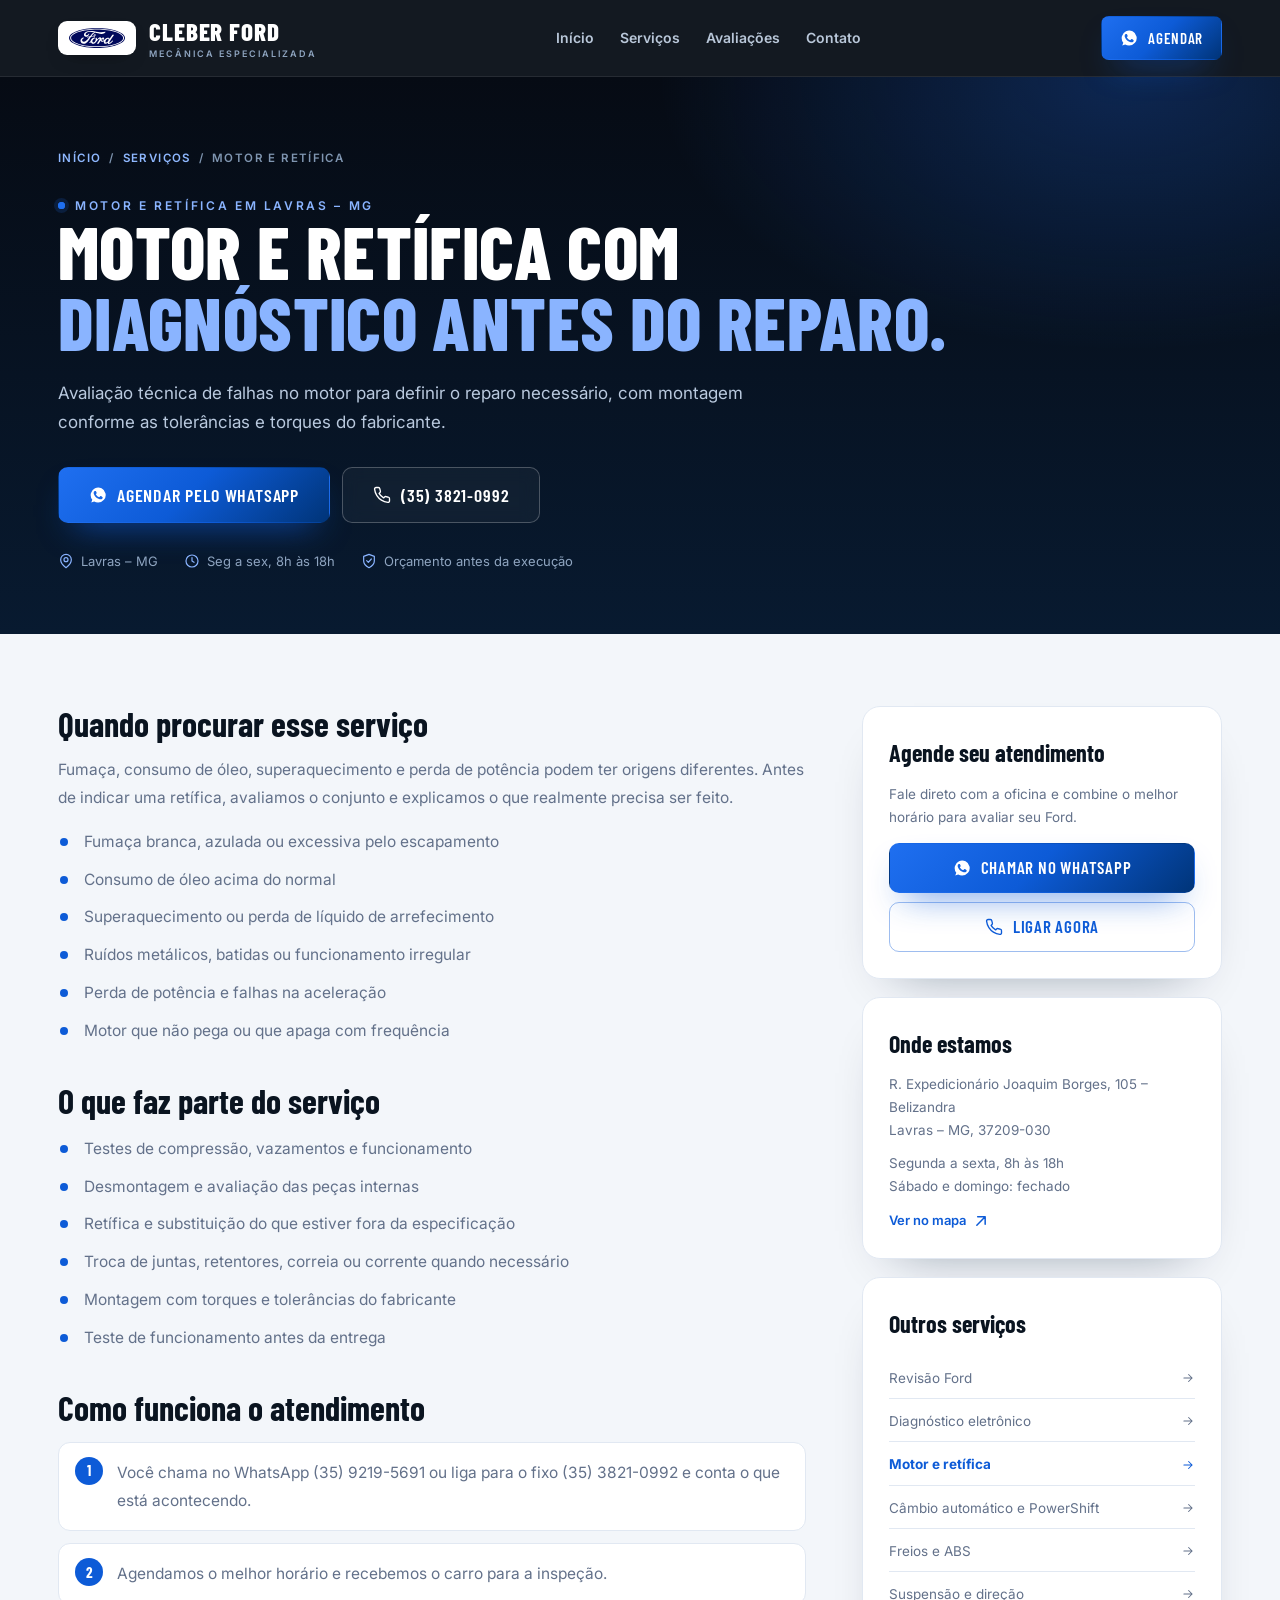
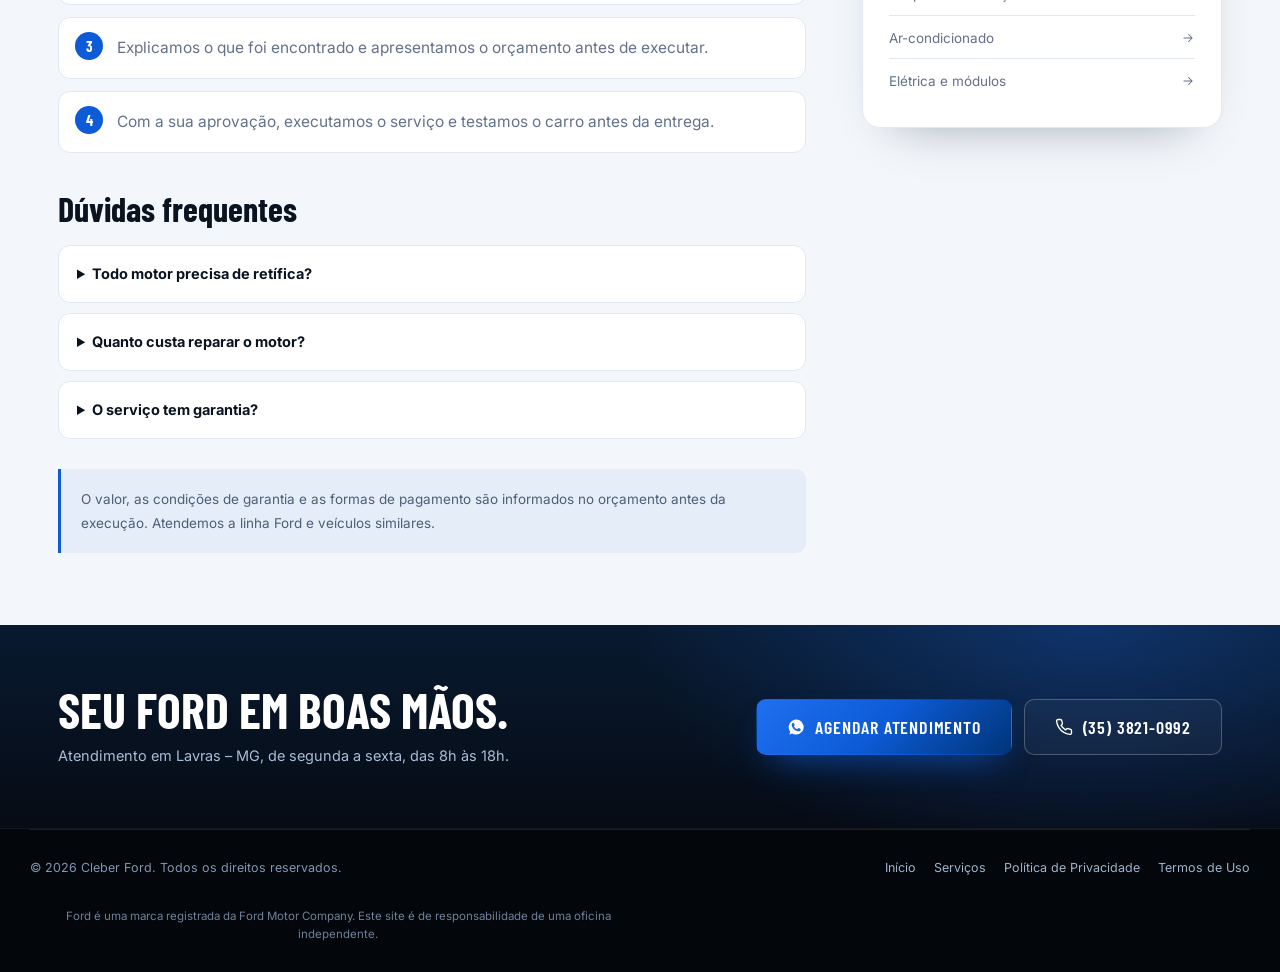
<file: servicos/motor-e-retifica.html>
<!DOCTYPE html>
<html lang="pt-BR">
<head>
  <meta charset="UTF-8">
  <meta name="viewport" content="width=device-width, initial-scale=1.0">
  <title>Motor e Retífica em Lavras – MG | Cleber Ford</title>
  <meta name="description" content="Reparo de motor e retífica em Lavras – MG: diagnóstico de fumaça, consumo de óleo, superaquecimento e perda de potência. Cleber Ford: (35) 3821-0992.">
  <meta name="author" content="Cleber Ford">
  <meta name="theme-color" content="#060b14">
  <link rel="canonical" href="https://cleber-ford.vercel.app/servicos/motor-e-retifica.html">

  <meta property="og:type" content="website">
  <meta property="og:locale" content="pt_BR">
  <meta property="og:site_name" content="Cleber Ford">
  <meta property="og:title" content="Motor e Retífica em Lavras – MG | Cleber Ford">
  <meta property="og:description" content="Reparo de motor e retífica em Lavras – MG: diagnóstico de fumaça, consumo de óleo, superaquecimento e perda de potência. Cleber Ford: (35) 3821-0992.">
  <meta property="og:url" content="https://cleber-ford.vercel.app/servicos/motor-e-retifica.html">
  <meta property="og:image" content="https://cleber-ford.vercel.app/assets/img/og-image.jpg">
  <meta property="og:image:width" content="1200">
  <meta property="og:image:height" content="630">

  <link rel="icon" href="../assets/img/favicon.svg" type="image/svg+xml">
  <link rel="apple-touch-icon" href="../assets/img/apple-touch-icon.png">
  <link rel="preconnect" href="https://fonts.googleapis.com">
  <link rel="preconnect" href="https://fonts.gstatic.com" crossorigin>
  <link href="https://fonts.googleapis.com/css2?family=Barlow+Condensed:ital,wght@0,500;0,600;0,700;0,800;1,600;1,700&family=Inter:wght@400;500;600;700&display=swap" rel="stylesheet">
  <link rel="stylesheet" href="../css/site.css">
  <link rel="stylesheet" href="../css/paginas.css">
  <script type="application/ld+json">
{
  "@context": "https://schema.org",
  "@graph": [
    {
      "@type": "Service",
      "name": "Motor e retífica",
      "serviceType": "Motor e retífica",
      "description": "Reparo de motor e retífica em Lavras – MG: diagnóstico de fumaça, consumo de óleo, superaquecimento e perda de potência. Cleber Ford: (35) 3821-0992.",
      "url": "https://cleber-ford.vercel.app/servicos/motor-e-retifica.html",
      "areaServed": {
        "@type": "City",
        "name": "Lavras"
      },
      "provider": {
        "@type": "AutoRepair",
        "name": "Cleber Ford - Mecânica Especializada Ford",
        "telephone": "+55 35 3821-0992",
        "url": "https://cleber-ford.vercel.app/",
        "address": {
          "@type": "PostalAddress",
          "streetAddress": "R. Expedicionário Joaquim Borges, 105 - Belizandra",
          "addressLocality": "Lavras",
          "addressRegion": "MG",
          "postalCode": "37209-030",
          "addressCountry": "BR"
        }
      }
    },
    {
      "@type": "FAQPage",
      "mainEntity": [
        {
          "@type": "Question",
          "name": "Todo motor precisa de retífica?",
          "acceptedAnswer": {
            "@type": "Answer",
            "text": "Não. Depende do desgaste e da causa da falha. A retífica é indicada quando a avaliação mostra que o componente não tem mais condição de uso dentro da especificação."
          }
        },
        {
          "@type": "Question",
          "name": "Quanto custa reparar o motor?",
          "acceptedAnswer": {
            "@type": "Answer",
            "text": "Só é possível responder depois da desmontagem e da avaliação das peças. O orçamento é detalhado e aprovado por você antes da execução."
          }
        },
        {
          "@type": "Question",
          "name": "O serviço tem garantia?",
          "acceptedAnswer": {
            "@type": "Answer",
            "text": "As condições de garantia são informadas no orçamento e na ordem de serviço, de acordo com o reparo realizado e as peças utilizadas."
          }
        }
      ]
    },
    {
      "@type": "BreadcrumbList",
      "itemListElement": [
        {
          "@type": "ListItem",
          "position": 1,
          "name": "Início",
          "item": "https://cleber-ford.vercel.app/"
        },
        {
          "@type": "ListItem",
          "position": 2,
          "name": "Serviços",
          "item": "https://cleber-ford.vercel.app/#servicos"
        },
        {
          "@type": "ListItem",
          "position": 3,
          "name": "Motor e retífica",
          "item": "https://cleber-ford.vercel.app/servicos/motor-e-retifica.html"
        }
      ]
    }
  ]
}
  </script>
</head>
<body>
  <a class="skip-link" href="#conteudo">Pular para o conteúdo</a>
  
  <svg class="svg-sprite" aria-hidden="true" xmlns="http://www.w3.org/2000/svg">
    <symbol id="i-whatsapp" viewBox="0 0 24 24"><path fill="currentColor" stroke="none" d="M17.5 14.4c-.3-.1-1.7-.9-2-1-.3-.1-.5-.1-.7.1-.2.3-.7 1-.9 1.2-.2.2-.3.2-.6.1a8 8 0 0 1-2.4-1.5 9 9 0 0 1-1.6-2c-.2-.3 0-.5.1-.6l.5-.6c.1-.2.2-.3.3-.5.1-.2 0-.4 0-.5l-.9-2.1c-.2-.5-.5-.5-.7-.5h-.6c-.2 0-.5.1-.8.4-.3.3-1 1-1 2.5s1.1 2.9 1.2 3.1c.1.2 2.1 3.2 5.1 4.5.7.3 1.3.5 1.7.6.7.2 1.4.2 1.9.1.6-.1 1.7-.7 1.9-1.4.2-.7.2-1.2.2-1.4-.1-.1-.3-.2-.6-.3zM12 22a10 10 0 0 1-5.1-1.4L3 22l1.4-3.8A10 10 0 1 1 12 22z"/></symbol>
    <symbol id="i-phone" viewBox="0 0 24 24"><path d="M22 16.9v3a2 2 0 0 1-2.2 2 19.8 19.8 0 0 1-8.6-3.1 19.5 19.5 0 0 1-6-6A19.8 19.8 0 0 1 2.1 4.2 2 2 0 0 1 4.1 2h3a2 2 0 0 1 2 1.7c.1 1 .4 1.9.7 2.8a2 2 0 0 1-.5 2.1L8.1 9.9a16 16 0 0 0 6 6l1.3-1.3a2 2 0 0 1 2.1-.5c.9.3 1.8.6 2.8.7a2 2 0 0 1 1.7 2.1z"/></symbol>
    <symbol id="i-arrow" viewBox="0 0 24 24"><path d="M5 12h14M13 6l6 6-6 6"/></symbol>
    <symbol id="i-arrow-up" viewBox="0 0 24 24"><path d="M7 17 17 7M8 7h9v9"/></symbol>
    <symbol id="i-pin" viewBox="0 0 24 24"><path d="M20 10c0 6-8 12-8 12s-8-6-8-12a8 8 0 0 1 16 0z"/><circle cx="12" cy="10" r="3"/></symbol>
    <symbol id="i-clock" viewBox="0 0 24 24"><circle cx="12" cy="12" r="9"/><path d="M12 7v5l3 2"/></symbol>
    <symbol id="i-check" viewBox="0 0 24 24"><path d="M20 6 9 17l-5-5"/></symbol>
    <symbol id="i-shield" viewBox="0 0 24 24"><path d="M12 22s8-4 8-10V5l-8-3-8 3v7c0 6 8 10 8 10z"/><path d="m8.5 11.5 2.5 2.5 4.5-5"/></symbol>
  </svg>

  <header class="inner-header">
    <div class="container inner-header-inner">
      <a class="brand" href="../index.html" aria-label="Cleber Ford - página inicial">
        <span class="brand-badge"><img src="../assets/img/ford-logo.svg" alt="Logotipo Ford"></span>
        <span class="brand-text"><strong>Cleber Ford</strong><small>Mecânica especializada</small></span>
      </a>
      <nav class="inner-nav" aria-label="Navegação principal">
        <a href="../index.html">Início</a>
        <a href="../index.html#servicos" aria-current="page">Serviços</a>
        <a href="../index.html#avaliacoes">Avaliações</a>
        <a href="../index.html#contato">Contato</a>
      </nav>
      <a class="btn btn-primary btn-sm" href="https://wa.me/553592195691?text=Ol%C3%A1!%20Vim%20pelo%20site%20da%20Cleber%20Ford%20e%20gostaria%20de%20agendar%20um%20servi%C3%A7o." target="_blank" rel="noopener" data-wa="Olá! Vim pelo site da Cleber Ford e gostaria de agendar um serviço.">
        <svg class="ic"><use href="#i-whatsapp"/></svg> Agendar
      </a>
    </div>
  </header>
  <main id="conteudo">
    <section class="page-hero">
      <div class="container">
        <nav class="breadcrumb" aria-label="Trilha de navegação">
          <a href="../index.html">Início</a><span>/</span>
          <a href="../index.html#servicos">Serviços</a><span>/</span>
          <span aria-current="page">Motor e retífica</span>
        </nav>
        <span class="eyebrow"><span class="eyebrow-dot"></span> Motor e retífica em Lavras – MG</span>
        <h1>Motor e retífica com <em>diagnóstico antes do reparo.</em></h1>
        <p>Avaliação técnica de falhas no motor para definir o reparo necessário, com montagem conforme as tolerâncias e torques do fabricante.</p>
        <div class="page-actions">
          <a class="btn btn-primary btn-lg" href="https://wa.me/553592195691?text=Ol%C3%A1!%20Gostaria%20de%20agendar%20Motor%20e%20ret%C3%ADfica%20no%20meu%20Ford." target="_blank" rel="noopener" data-wa="Olá! Gostaria de agendar Motor e retífica no meu Ford.">
            <svg class="ic"><use href="#i-whatsapp"/></svg> Agendar pelo WhatsApp
          </a>
          <a class="btn btn-ghost btn-lg" href="tel:+553538210992">
            <svg class="ic"><use href="#i-phone"/></svg> (35) 3821-0992
          </a>
        </div>
        <div class="page-meta">
          <span><svg class="ic"><use href="#i-pin"/></svg> Lavras – MG</span>
          <span><svg class="ic"><use href="#i-clock"/></svg> Seg a sex, 8h às 18h</span>
          <span><svg class="ic"><use href="#i-shield"/></svg> Orçamento antes da execução</span>
        </div>
      </div>
    </section>

    <section class="page-body">
      <div class="container page-grid">
        <article class="page-content">
          <h2>Quando procurar esse serviço</h2>
          <p>Fumaça, consumo de óleo, superaquecimento e perda de potência podem ter origens diferentes. Antes de indicar uma retífica, avaliamos o conjunto e explicamos o que realmente precisa ser feito.</p>
          <ul>
            <li>Fumaça branca, azulada ou excessiva pelo escapamento</li>
            <li>Consumo de óleo acima do normal</li>
            <li>Superaquecimento ou perda de líquido de arrefecimento</li>
            <li>Ruídos metálicos, batidas ou funcionamento irregular</li>
            <li>Perda de potência e falhas na aceleração</li>
            <li>Motor que não pega ou que apaga com frequência</li>
          </ul>

          <h2>O que faz parte do serviço</h2>
          <ul>
            <li>Testes de compressão, vazamentos e funcionamento</li>
            <li>Desmontagem e avaliação das peças internas</li>
            <li>Retífica e substituição do que estiver fora da especificação</li>
            <li>Troca de juntas, retentores, correia ou corrente quando necessário</li>
            <li>Montagem com torques e tolerâncias do fabricante</li>
            <li>Teste de funcionamento antes da entrega</li>
          </ul>

          <h2>Como funciona o atendimento</h2>
          <ol class="steps">
            <li>Você chama no WhatsApp (35) 9219-5691 ou liga para o fixo (35) 3821-0992 e conta o que está acontecendo.</li>
            <li>Agendamos o melhor horário e recebemos o carro para a inspeção.</li>
            <li>Explicamos o que foi encontrado e apresentamos o orçamento antes de executar.</li>
            <li>Com a sua aprovação, executamos o serviço e testamos o carro antes da entrega.</li>
          </ol>

          <h2>Dúvidas frequentes</h2>
          <div class="page-faq">
            <details>
              <summary>Todo motor precisa de retífica?</summary>
              <p>Não. Depende do desgaste e da causa da falha. A retífica é indicada quando a avaliação mostra que o componente não tem mais condição de uso dentro da especificação.</p>
            </details>
            <details>
              <summary>Quanto custa reparar o motor?</summary>
              <p>Só é possível responder depois da desmontagem e da avaliação das peças. O orçamento é detalhado e aprovado por você antes da execução.</p>
            </details>
            <details>
              <summary>O serviço tem garantia?</summary>
              <p>As condições de garantia são informadas no orçamento e na ordem de serviço, de acordo com o reparo realizado e as peças utilizadas.</p>
            </details>
          </div>

          <p class="claim-note">O valor, as condições de garantia e as formas de pagamento são informados no orçamento antes da execução. Atendemos a linha Ford e veículos similares.</p>
        </article>

        <aside class="page-aside">
          <div class="aside-card">
            <h3>Agende seu atendimento</h3>
            <p>Fale direto com a oficina e combine o melhor horário para avaliar seu Ford.</p>
            <a class="btn btn-primary" href="https://wa.me/553592195691?text=Ol%C3%A1!%20Gostaria%20de%20agendar%20Motor%20e%20ret%C3%ADfica%20no%20meu%20Ford." target="_blank" rel="noopener" data-wa="Olá! Gostaria de agendar Motor e retífica no meu Ford.">
              <svg class="ic"><use href="#i-whatsapp"/></svg> Chamar no WhatsApp
            </a>
            <a class="btn btn-outline" href="tel:+553538210992">
              <svg class="ic"><use href="#i-phone"/></svg> Ligar agora
            </a>
          </div>

          <div class="aside-card">
            <h3>Onde estamos</h3>
            <p>R. Expedicionário Joaquim Borges, 105 – Belizandra<br>Lavras – MG, 37209-030</p>
            <p>Segunda a sexta, 8h às 18h<br>Sábado e domingo: fechado</p>
            <a class="aside-link" href="https://www.google.com/maps/search/?api=1&query=R.+Expedicion%C3%A1rio+Joaquim+Borges%2C+105%2C+Belizandra%2C+Lavras+-+MG" target="_blank" rel="noopener">Ver no mapa <svg class="ic"><use href="#i-arrow-up"/></svg></a>
          </div>

          <div class="aside-card">
            <h3>Outros serviços</h3>
            <ul class="aside-list">
              <li><a href="revisao-ford.html">Revisão Ford <svg class="ic"><use href="#i-arrow"/></svg></a></li>
        <li><a href="diagnostico-eletronico.html">Diagnóstico eletrônico <svg class="ic"><use href="#i-arrow"/></svg></a></li>
        <li><a href="motor-e-retifica.html" class="is-current" aria-current="page">Motor e retífica <svg class="ic"><use href="#i-arrow"/></svg></a></li>
        <li><a href="cambio-automatico.html">Câmbio automático e PowerShift <svg class="ic"><use href="#i-arrow"/></svg></a></li>
        <li><a href="freios-e-abs.html">Freios e ABS <svg class="ic"><use href="#i-arrow"/></svg></a></li>
        <li><a href="suspensao-e-direcao.html">Suspensão e direção <svg class="ic"><use href="#i-arrow"/></svg></a></li>
        <li><a href="ar-condicionado.html">Ar-condicionado <svg class="ic"><use href="#i-arrow"/></svg></a></li>
        <li><a href="eletrica-e-modulos.html">Elétrica e módulos <svg class="ic"><use href="#i-arrow"/></svg></a></li>
            </ul>
          </div>
        </aside>
      </div>
    </section>

    <section class="page-cta">
      <div class="container page-cta-inner">
        <div>
          <h2>Seu Ford em boas mãos.</h2>
          <p>Atendimento em Lavras – MG, de segunda a sexta, das 8h às 18h.</p>
        </div>
        <div class="page-actions">
          <a class="btn btn-primary btn-lg" href="https://wa.me/553592195691?text=Ol%C3%A1!%20Gostaria%20de%20agendar%20Motor%20e%20ret%C3%ADfica%20no%20meu%20Ford." target="_blank" rel="noopener" data-wa="Olá! Gostaria de agendar Motor e retífica no meu Ford.">
            <svg class="ic"><use href="#i-whatsapp"/></svg> Agendar atendimento
          </a>
          <a class="btn btn-ghost btn-lg" href="tel:+553538210992">
            <svg class="ic"><use href="#i-phone"/></svg> (35) 3821-0992
          </a>
        </div>
      </div>
    </section>
  </main>

  <footer class="site-footer inner-footer">
    <div class="container footer-bottom">
      <p>© <span id="ano"></span> Cleber Ford. Todos os direitos reservados.</p>
      <div class="legal-links">
        <a href="../index.html">Início</a>
        <a href="../index.html#servicos">Serviços</a>
        <a href="../politica-de-privacidade.html">Política de Privacidade</a>
        <a href="../termos-de-uso.html">Termos de Uso</a>
      </div>
    </div>
    <div class="container">
      <p class="footer-legal">Ford é uma marca registrada da Ford Motor Company. Este site é de responsabilidade de uma oficina independente.</p>
    </div>
  </footer>
  <script src="../js/site.js"></script>
</body>
</html>
</file>
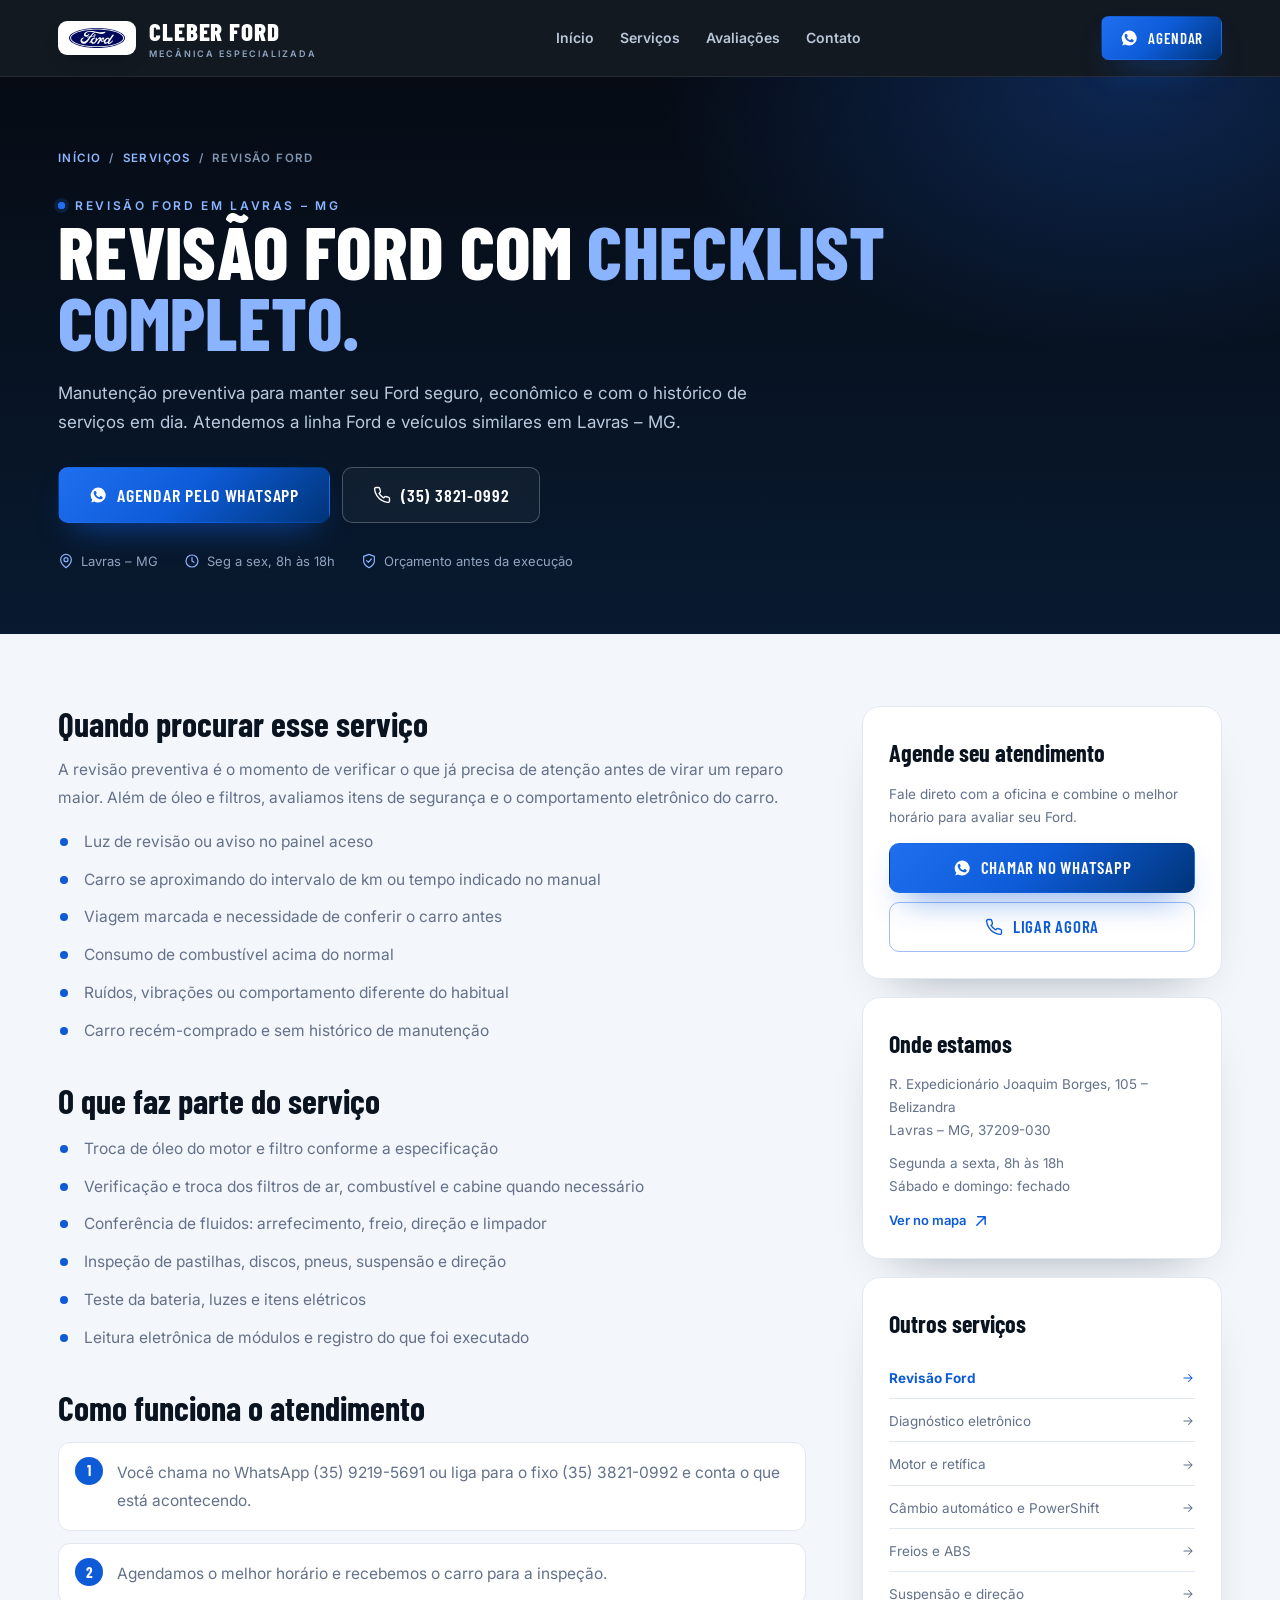
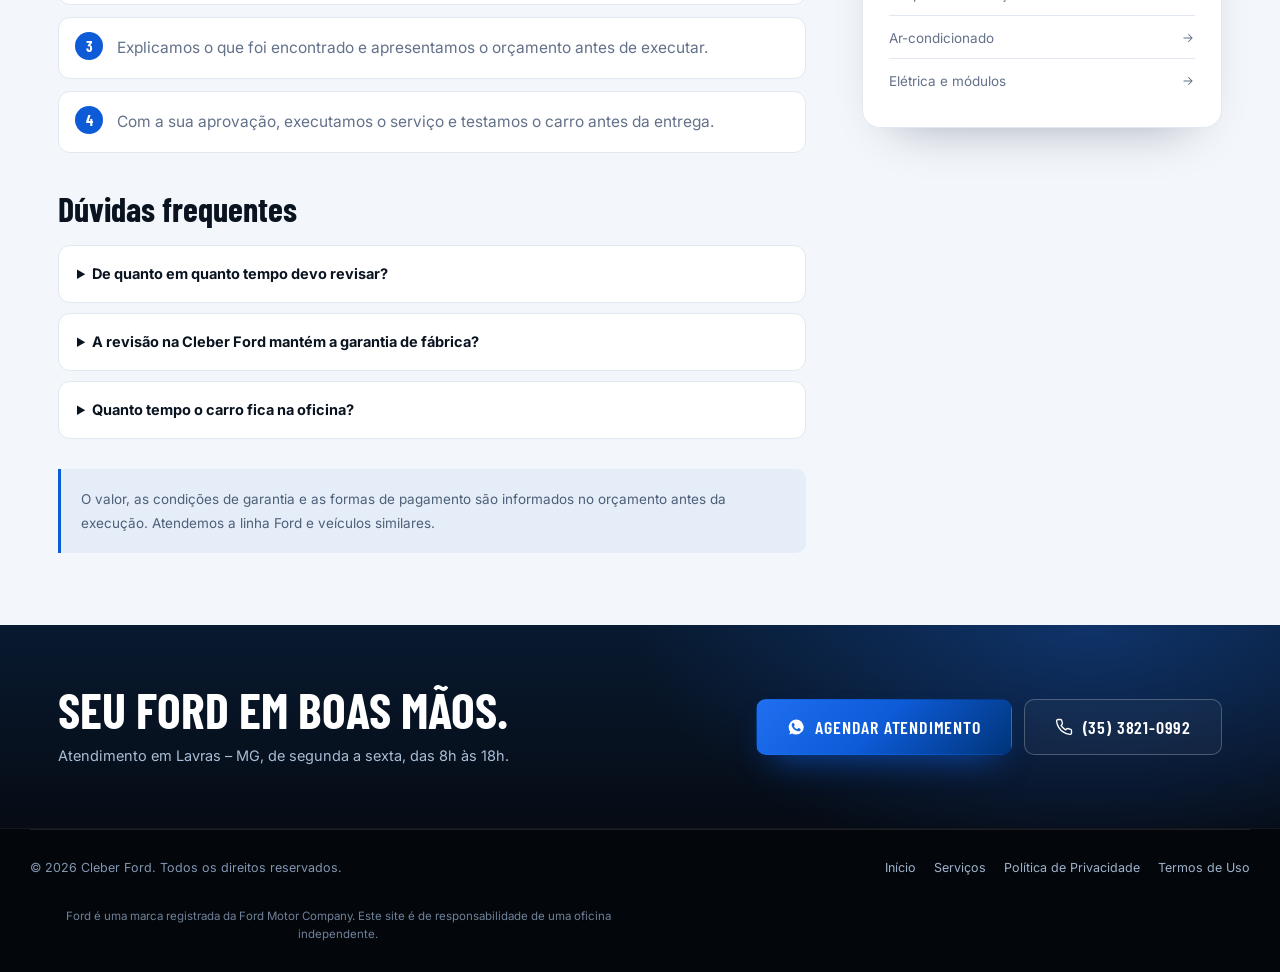
<file: servicos/revisao-ford.html>
<!DOCTYPE html>
<html lang="pt-BR">
<head>
  <meta charset="UTF-8">
  <meta name="viewport" content="width=device-width, initial-scale=1.0">
  <title>Revisão Ford em Lavras – MG | Cleber Ford</title>
  <meta name="description" content="Revisão Ford em Lavras – MG com checklist, troca de óleo e filtros, fluidos, freios, suspensão e leitura eletrônica. Agende na Cleber Ford: (35) 3821-0992.">
  <meta name="author" content="Cleber Ford">
  <meta name="theme-color" content="#060b14">
  <link rel="canonical" href="https://cleber-ford.vercel.app/servicos/revisao-ford.html">

  <meta property="og:type" content="website">
  <meta property="og:locale" content="pt_BR">
  <meta property="og:site_name" content="Cleber Ford">
  <meta property="og:title" content="Revisão Ford em Lavras – MG | Cleber Ford">
  <meta property="og:description" content="Revisão Ford em Lavras – MG com checklist, troca de óleo e filtros, fluidos, freios, suspensão e leitura eletrônica. Agende na Cleber Ford: (35) 3821-0992.">
  <meta property="og:url" content="https://cleber-ford.vercel.app/servicos/revisao-ford.html">
  <meta property="og:image" content="https://cleber-ford.vercel.app/assets/img/og-image.jpg">
  <meta property="og:image:width" content="1200">
  <meta property="og:image:height" content="630">

  <link rel="icon" href="../assets/img/favicon.svg" type="image/svg+xml">
  <link rel="apple-touch-icon" href="../assets/img/apple-touch-icon.png">
  <link rel="preconnect" href="https://fonts.googleapis.com">
  <link rel="preconnect" href="https://fonts.gstatic.com" crossorigin>
  <link href="https://fonts.googleapis.com/css2?family=Barlow+Condensed:ital,wght@0,500;0,600;0,700;0,800;1,600;1,700&family=Inter:wght@400;500;600;700&display=swap" rel="stylesheet">
  <link rel="stylesheet" href="../css/site.css">
  <link rel="stylesheet" href="../css/paginas.css">
  <script type="application/ld+json">
{
  "@context": "https://schema.org",
  "@graph": [
    {
      "@type": "Service",
      "name": "Revisão Ford",
      "serviceType": "Revisão Ford",
      "description": "Revisão Ford em Lavras – MG com checklist, troca de óleo e filtros, fluidos, freios, suspensão e leitura eletrônica. Agende na Cleber Ford: (35) 3821-0992.",
      "url": "https://cleber-ford.vercel.app/servicos/revisao-ford.html",
      "areaServed": {
        "@type": "City",
        "name": "Lavras"
      },
      "provider": {
        "@type": "AutoRepair",
        "name": "Cleber Ford - Mecânica Especializada Ford",
        "telephone": "+55 35 3821-0992",
        "url": "https://cleber-ford.vercel.app/",
        "address": {
          "@type": "PostalAddress",
          "streetAddress": "R. Expedicionário Joaquim Borges, 105 - Belizandra",
          "addressLocality": "Lavras",
          "addressRegion": "MG",
          "postalCode": "37209-030",
          "addressCountry": "BR"
        }
      }
    },
    {
      "@type": "FAQPage",
      "mainEntity": [
        {
          "@type": "Question",
          "name": "De quanto em quanto tempo devo revisar?",
          "acceptedAnswer": {
            "@type": "Answer",
            "text": "O intervalo correto está no manual do seu Ford e varia conforme modelo, ano e uso. Se você não sabe quando foi a última revisão, podemos avaliar o carro e orientar o próximo intervalo."
          }
        },
        {
          "@type": "Question",
          "name": "A revisão na Cleber Ford mantém a garantia de fábrica?",
          "acceptedAnswer": {
            "@type": "Answer",
            "text": "Seguimos o plano de manutenção do fabricante e registramos os serviços executados. As condições da garantia do veículo devem ser confirmadas com a montadora ou no manual."
          }
        },
        {
          "@type": "Question",
          "name": "Quanto tempo o carro fica na oficina?",
          "acceptedAnswer": {
            "@type": "Answer",
            "text": "Depende do modelo e do que for identificado na inspeção. Serviços simples podem ser feitos no mesmo dia; qualquer prazo maior é informado no orçamento antes da execução."
          }
        }
      ]
    },
    {
      "@type": "BreadcrumbList",
      "itemListElement": [
        {
          "@type": "ListItem",
          "position": 1,
          "name": "Início",
          "item": "https://cleber-ford.vercel.app/"
        },
        {
          "@type": "ListItem",
          "position": 2,
          "name": "Serviços",
          "item": "https://cleber-ford.vercel.app/#servicos"
        },
        {
          "@type": "ListItem",
          "position": 3,
          "name": "Revisão Ford",
          "item": "https://cleber-ford.vercel.app/servicos/revisao-ford.html"
        }
      ]
    }
  ]
}
  </script>
</head>
<body>
  <a class="skip-link" href="#conteudo">Pular para o conteúdo</a>
  
  <svg class="svg-sprite" aria-hidden="true" xmlns="http://www.w3.org/2000/svg">
    <symbol id="i-whatsapp" viewBox="0 0 24 24"><path fill="currentColor" stroke="none" d="M17.5 14.4c-.3-.1-1.7-.9-2-1-.3-.1-.5-.1-.7.1-.2.3-.7 1-.9 1.2-.2.2-.3.2-.6.1a8 8 0 0 1-2.4-1.5 9 9 0 0 1-1.6-2c-.2-.3 0-.5.1-.6l.5-.6c.1-.2.2-.3.3-.5.1-.2 0-.4 0-.5l-.9-2.1c-.2-.5-.5-.5-.7-.5h-.6c-.2 0-.5.1-.8.4-.3.3-1 1-1 2.5s1.1 2.9 1.2 3.1c.1.2 2.1 3.2 5.1 4.5.7.3 1.3.5 1.7.6.7.2 1.4.2 1.9.1.6-.1 1.7-.7 1.9-1.4.2-.7.2-1.2.2-1.4-.1-.1-.3-.2-.6-.3zM12 22a10 10 0 0 1-5.1-1.4L3 22l1.4-3.8A10 10 0 1 1 12 22z"/></symbol>
    <symbol id="i-phone" viewBox="0 0 24 24"><path d="M22 16.9v3a2 2 0 0 1-2.2 2 19.8 19.8 0 0 1-8.6-3.1 19.5 19.5 0 0 1-6-6A19.8 19.8 0 0 1 2.1 4.2 2 2 0 0 1 4.1 2h3a2 2 0 0 1 2 1.7c.1 1 .4 1.9.7 2.8a2 2 0 0 1-.5 2.1L8.1 9.9a16 16 0 0 0 6 6l1.3-1.3a2 2 0 0 1 2.1-.5c.9.3 1.8.6 2.8.7a2 2 0 0 1 1.7 2.1z"/></symbol>
    <symbol id="i-arrow" viewBox="0 0 24 24"><path d="M5 12h14M13 6l6 6-6 6"/></symbol>
    <symbol id="i-arrow-up" viewBox="0 0 24 24"><path d="M7 17 17 7M8 7h9v9"/></symbol>
    <symbol id="i-pin" viewBox="0 0 24 24"><path d="M20 10c0 6-8 12-8 12s-8-6-8-12a8 8 0 0 1 16 0z"/><circle cx="12" cy="10" r="3"/></symbol>
    <symbol id="i-clock" viewBox="0 0 24 24"><circle cx="12" cy="12" r="9"/><path d="M12 7v5l3 2"/></symbol>
    <symbol id="i-check" viewBox="0 0 24 24"><path d="M20 6 9 17l-5-5"/></symbol>
    <symbol id="i-shield" viewBox="0 0 24 24"><path d="M12 22s8-4 8-10V5l-8-3-8 3v7c0 6 8 10 8 10z"/><path d="m8.5 11.5 2.5 2.5 4.5-5"/></symbol>
  </svg>

  <header class="inner-header">
    <div class="container inner-header-inner">
      <a class="brand" href="../index.html" aria-label="Cleber Ford - página inicial">
        <span class="brand-badge"><img src="../assets/img/ford-logo.svg" alt="Logotipo Ford"></span>
        <span class="brand-text"><strong>Cleber Ford</strong><small>Mecânica especializada</small></span>
      </a>
      <nav class="inner-nav" aria-label="Navegação principal">
        <a href="../index.html">Início</a>
        <a href="../index.html#servicos" aria-current="page">Serviços</a>
        <a href="../index.html#avaliacoes">Avaliações</a>
        <a href="../index.html#contato">Contato</a>
      </nav>
      <a class="btn btn-primary btn-sm" href="https://wa.me/553592195691?text=Ol%C3%A1!%20Vim%20pelo%20site%20da%20Cleber%20Ford%20e%20gostaria%20de%20agendar%20um%20servi%C3%A7o." target="_blank" rel="noopener" data-wa="Olá! Vim pelo site da Cleber Ford e gostaria de agendar um serviço.">
        <svg class="ic"><use href="#i-whatsapp"/></svg> Agendar
      </a>
    </div>
  </header>
  <main id="conteudo">
    <section class="page-hero">
      <div class="container">
        <nav class="breadcrumb" aria-label="Trilha de navegação">
          <a href="../index.html">Início</a><span>/</span>
          <a href="../index.html#servicos">Serviços</a><span>/</span>
          <span aria-current="page">Revisão Ford</span>
        </nav>
        <span class="eyebrow"><span class="eyebrow-dot"></span> Revisão Ford em Lavras – MG</span>
        <h1>Revisão Ford com <em>checklist completo.</em></h1>
        <p>Manutenção preventiva para manter seu Ford seguro, econômico e com o histórico de serviços em dia. Atendemos a linha Ford e veículos similares em Lavras – MG.</p>
        <div class="page-actions">
          <a class="btn btn-primary btn-lg" href="https://wa.me/553592195691?text=Ol%C3%A1!%20Gostaria%20de%20agendar%20Revis%C3%A3o%20Ford%20no%20meu%20Ford." target="_blank" rel="noopener" data-wa="Olá! Gostaria de agendar Revisão Ford no meu Ford.">
            <svg class="ic"><use href="#i-whatsapp"/></svg> Agendar pelo WhatsApp
          </a>
          <a class="btn btn-ghost btn-lg" href="tel:+553538210992">
            <svg class="ic"><use href="#i-phone"/></svg> (35) 3821-0992
          </a>
        </div>
        <div class="page-meta">
          <span><svg class="ic"><use href="#i-pin"/></svg> Lavras – MG</span>
          <span><svg class="ic"><use href="#i-clock"/></svg> Seg a sex, 8h às 18h</span>
          <span><svg class="ic"><use href="#i-shield"/></svg> Orçamento antes da execução</span>
        </div>
      </div>
    </section>

    <section class="page-body">
      <div class="container page-grid">
        <article class="page-content">
          <h2>Quando procurar esse serviço</h2>
          <p>A revisão preventiva é o momento de verificar o que já precisa de atenção antes de virar um reparo maior. Além de óleo e filtros, avaliamos itens de segurança e o comportamento eletrônico do carro.</p>
          <ul>
            <li>Luz de revisão ou aviso no painel aceso</li>
            <li>Carro se aproximando do intervalo de km ou tempo indicado no manual</li>
            <li>Viagem marcada e necessidade de conferir o carro antes</li>
            <li>Consumo de combustível acima do normal</li>
            <li>Ruídos, vibrações ou comportamento diferente do habitual</li>
            <li>Carro recém-comprado e sem histórico de manutenção</li>
          </ul>

          <h2>O que faz parte do serviço</h2>
          <ul>
            <li>Troca de óleo do motor e filtro conforme a especificação</li>
            <li>Verificação e troca dos filtros de ar, combustível e cabine quando necessário</li>
            <li>Conferência de fluidos: arrefecimento, freio, direção e limpador</li>
            <li>Inspeção de pastilhas, discos, pneus, suspensão e direção</li>
            <li>Teste da bateria, luzes e itens elétricos</li>
            <li>Leitura eletrônica de módulos e registro do que foi executado</li>
          </ul>

          <h2>Como funciona o atendimento</h2>
          <ol class="steps">
            <li>Você chama no WhatsApp (35) 9219-5691 ou liga para o fixo (35) 3821-0992 e conta o que está acontecendo.</li>
            <li>Agendamos o melhor horário e recebemos o carro para a inspeção.</li>
            <li>Explicamos o que foi encontrado e apresentamos o orçamento antes de executar.</li>
            <li>Com a sua aprovação, executamos o serviço e testamos o carro antes da entrega.</li>
          </ol>

          <h2>Dúvidas frequentes</h2>
          <div class="page-faq">
            <details>
              <summary>De quanto em quanto tempo devo revisar?</summary>
              <p>O intervalo correto está no manual do seu Ford e varia conforme modelo, ano e uso. Se você não sabe quando foi a última revisão, podemos avaliar o carro e orientar o próximo intervalo.</p>
            </details>
            <details>
              <summary>A revisão na Cleber Ford mantém a garantia de fábrica?</summary>
              <p>Seguimos o plano de manutenção do fabricante e registramos os serviços executados. As condições da garantia do veículo devem ser confirmadas com a montadora ou no manual.</p>
            </details>
            <details>
              <summary>Quanto tempo o carro fica na oficina?</summary>
              <p>Depende do modelo e do que for identificado na inspeção. Serviços simples podem ser feitos no mesmo dia; qualquer prazo maior é informado no orçamento antes da execução.</p>
            </details>
          </div>

          <p class="claim-note">O valor, as condições de garantia e as formas de pagamento são informados no orçamento antes da execução. Atendemos a linha Ford e veículos similares.</p>
        </article>

        <aside class="page-aside">
          <div class="aside-card">
            <h3>Agende seu atendimento</h3>
            <p>Fale direto com a oficina e combine o melhor horário para avaliar seu Ford.</p>
            <a class="btn btn-primary" href="https://wa.me/553592195691?text=Ol%C3%A1!%20Gostaria%20de%20agendar%20Revis%C3%A3o%20Ford%20no%20meu%20Ford." target="_blank" rel="noopener" data-wa="Olá! Gostaria de agendar Revisão Ford no meu Ford.">
              <svg class="ic"><use href="#i-whatsapp"/></svg> Chamar no WhatsApp
            </a>
            <a class="btn btn-outline" href="tel:+553538210992">
              <svg class="ic"><use href="#i-phone"/></svg> Ligar agora
            </a>
          </div>

          <div class="aside-card">
            <h3>Onde estamos</h3>
            <p>R. Expedicionário Joaquim Borges, 105 – Belizandra<br>Lavras – MG, 37209-030</p>
            <p>Segunda a sexta, 8h às 18h<br>Sábado e domingo: fechado</p>
            <a class="aside-link" href="https://www.google.com/maps/search/?api=1&query=R.+Expedicion%C3%A1rio+Joaquim+Borges%2C+105%2C+Belizandra%2C+Lavras+-+MG" target="_blank" rel="noopener">Ver no mapa <svg class="ic"><use href="#i-arrow-up"/></svg></a>
          </div>

          <div class="aside-card">
            <h3>Outros serviços</h3>
            <ul class="aside-list">
              <li><a href="revisao-ford.html" class="is-current" aria-current="page">Revisão Ford <svg class="ic"><use href="#i-arrow"/></svg></a></li>
        <li><a href="diagnostico-eletronico.html">Diagnóstico eletrônico <svg class="ic"><use href="#i-arrow"/></svg></a></li>
        <li><a href="motor-e-retifica.html">Motor e retífica <svg class="ic"><use href="#i-arrow"/></svg></a></li>
        <li><a href="cambio-automatico.html">Câmbio automático e PowerShift <svg class="ic"><use href="#i-arrow"/></svg></a></li>
        <li><a href="freios-e-abs.html">Freios e ABS <svg class="ic"><use href="#i-arrow"/></svg></a></li>
        <li><a href="suspensao-e-direcao.html">Suspensão e direção <svg class="ic"><use href="#i-arrow"/></svg></a></li>
        <li><a href="ar-condicionado.html">Ar-condicionado <svg class="ic"><use href="#i-arrow"/></svg></a></li>
        <li><a href="eletrica-e-modulos.html">Elétrica e módulos <svg class="ic"><use href="#i-arrow"/></svg></a></li>
            </ul>
          </div>
        </aside>
      </div>
    </section>

    <section class="page-cta">
      <div class="container page-cta-inner">
        <div>
          <h2>Seu Ford em boas mãos.</h2>
          <p>Atendimento em Lavras – MG, de segunda a sexta, das 8h às 18h.</p>
        </div>
        <div class="page-actions">
          <a class="btn btn-primary btn-lg" href="https://wa.me/553592195691?text=Ol%C3%A1!%20Gostaria%20de%20agendar%20Revis%C3%A3o%20Ford%20no%20meu%20Ford." target="_blank" rel="noopener" data-wa="Olá! Gostaria de agendar Revisão Ford no meu Ford.">
            <svg class="ic"><use href="#i-whatsapp"/></svg> Agendar atendimento
          </a>
          <a class="btn btn-ghost btn-lg" href="tel:+553538210992">
            <svg class="ic"><use href="#i-phone"/></svg> (35) 3821-0992
          </a>
        </div>
      </div>
    </section>
  </main>

  <footer class="site-footer inner-footer">
    <div class="container footer-bottom">
      <p>© <span id="ano"></span> Cleber Ford. Todos os direitos reservados.</p>
      <div class="legal-links">
        <a href="../index.html">Início</a>
        <a href="../index.html#servicos">Serviços</a>
        <a href="../politica-de-privacidade.html">Política de Privacidade</a>
        <a href="../termos-de-uso.html">Termos de Uso</a>
      </div>
    </div>
    <div class="container">
      <p class="footer-legal">Ford é uma marca registrada da Ford Motor Company. Este site é de responsabilidade de uma oficina independente.</p>
    </div>
  </footer>
  <script src="../js/site.js"></script>
</body>
</html>
</file>
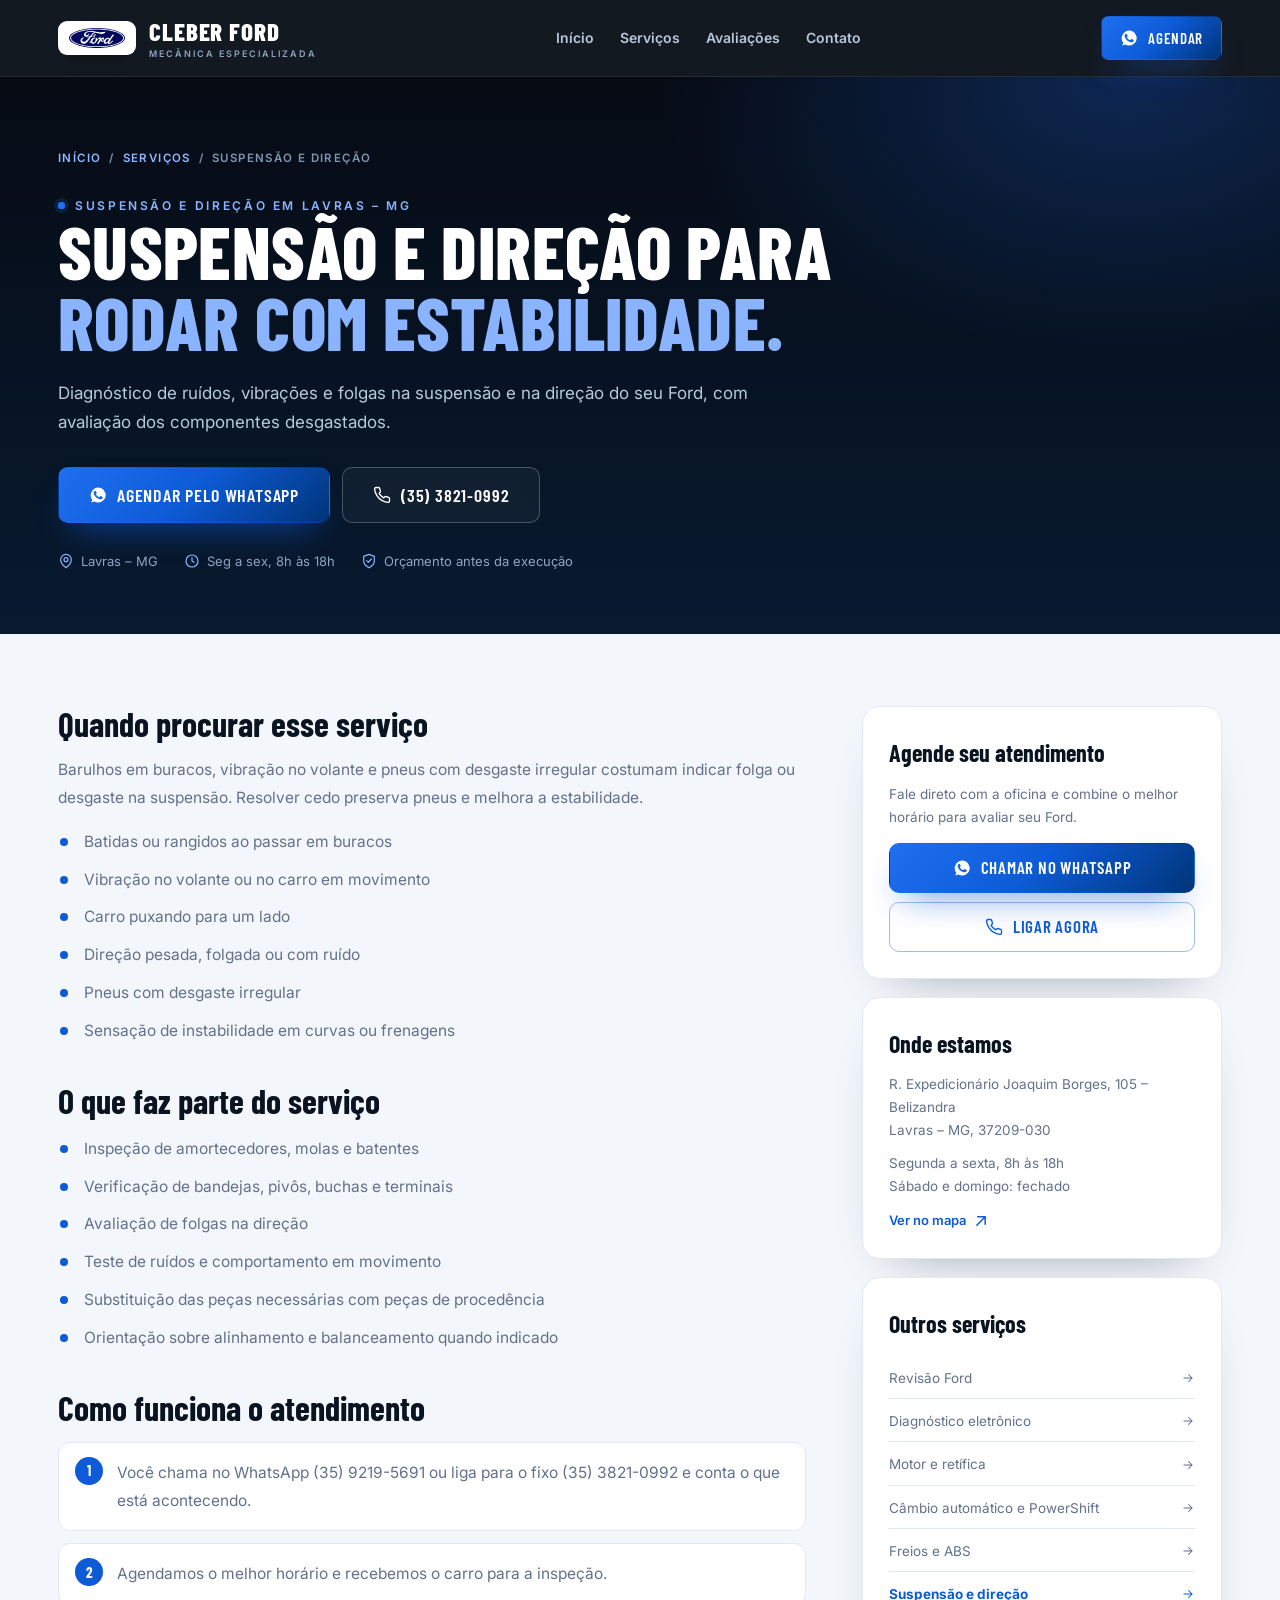
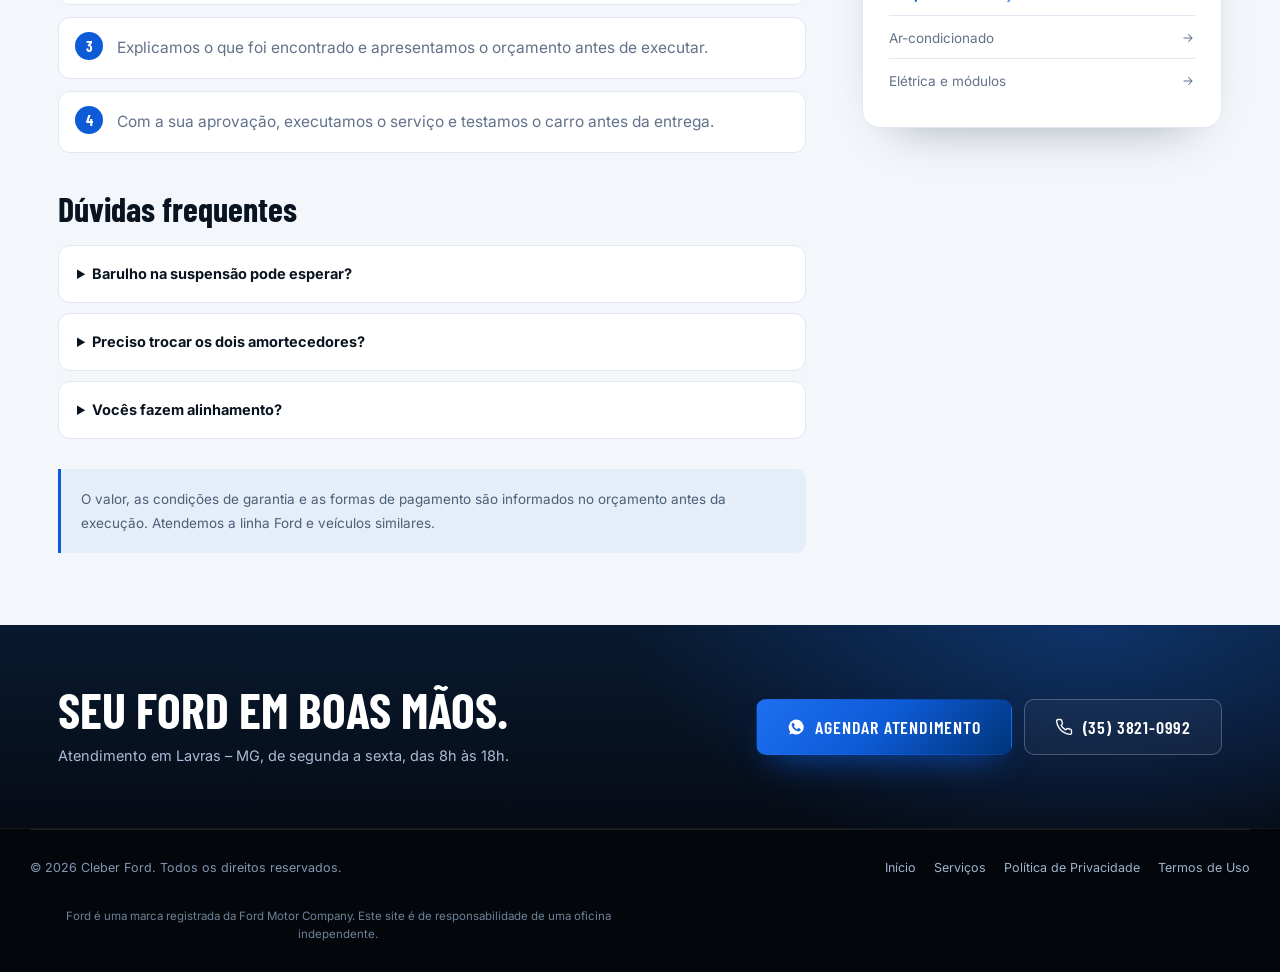
<file: servicos/suspensao-e-direcao.html>
<!DOCTYPE html>
<html lang="pt-BR">
<head>
  <meta charset="UTF-8">
  <meta name="viewport" content="width=device-width, initial-scale=1.0">
  <title>Suspensão e Direção em Lavras – MG | Cleber Ford</title>
  <meta name="description" content="Diagnóstico de suspensão e direção em Lavras – MG: amortecedores, molas, bandejas, pivôs, buchas e terminais. Avalie ruídos e vibrações. (35) 3821-0992.">
  <meta name="author" content="Cleber Ford">
  <meta name="theme-color" content="#060b14">
  <link rel="canonical" href="https://cleber-ford.vercel.app/servicos/suspensao-e-direcao.html">

  <meta property="og:type" content="website">
  <meta property="og:locale" content="pt_BR">
  <meta property="og:site_name" content="Cleber Ford">
  <meta property="og:title" content="Suspensão e Direção em Lavras – MG | Cleber Ford">
  <meta property="og:description" content="Diagnóstico de suspensão e direção em Lavras – MG: amortecedores, molas, bandejas, pivôs, buchas e terminais. Avalie ruídos e vibrações. (35) 3821-0992.">
  <meta property="og:url" content="https://cleber-ford.vercel.app/servicos/suspensao-e-direcao.html">
  <meta property="og:image" content="https://cleber-ford.vercel.app/assets/img/og-image.jpg">
  <meta property="og:image:width" content="1200">
  <meta property="og:image:height" content="630">

  <link rel="icon" href="../assets/img/favicon.svg" type="image/svg+xml">
  <link rel="apple-touch-icon" href="../assets/img/apple-touch-icon.png">
  <link rel="preconnect" href="https://fonts.googleapis.com">
  <link rel="preconnect" href="https://fonts.gstatic.com" crossorigin>
  <link href="https://fonts.googleapis.com/css2?family=Barlow+Condensed:ital,wght@0,500;0,600;0,700;0,800;1,600;1,700&family=Inter:wght@400;500;600;700&display=swap" rel="stylesheet">
  <link rel="stylesheet" href="../css/site.css">
  <link rel="stylesheet" href="../css/paginas.css">
  <script type="application/ld+json">
{
  "@context": "https://schema.org",
  "@graph": [
    {
      "@type": "Service",
      "name": "Suspensão e direção",
      "serviceType": "Suspensão e direção",
      "description": "Diagnóstico de suspensão e direção em Lavras – MG: amortecedores, molas, bandejas, pivôs, buchas e terminais. Avalie ruídos e vibrações. (35) 3821-0992.",
      "url": "https://cleber-ford.vercel.app/servicos/suspensao-e-direcao.html",
      "areaServed": {
        "@type": "City",
        "name": "Lavras"
      },
      "provider": {
        "@type": "AutoRepair",
        "name": "Cleber Ford - Mecânica Especializada Ford",
        "telephone": "+55 35 3821-0992",
        "url": "https://cleber-ford.vercel.app/",
        "address": {
          "@type": "PostalAddress",
          "streetAddress": "R. Expedicionário Joaquim Borges, 105 - Belizandra",
          "addressLocality": "Lavras",
          "addressRegion": "MG",
          "postalCode": "37209-030",
          "addressCountry": "BR"
        }
      }
    },
    {
      "@type": "FAQPage",
      "mainEntity": [
        {
          "@type": "Question",
          "name": "Barulho na suspensão pode esperar?",
          "acceptedAnswer": {
            "@type": "Answer",
            "text": "Pode, mas o desgaste tende a aumentar e afetar pneus e estabilidade. O ideal é avaliar assim que o ruído aparecer."
          }
        },
        {
          "@type": "Question",
          "name": "Preciso trocar os dois amortecedores?",
          "acceptedAnswer": {
            "@type": "Answer",
            "text": "Depende do desgaste e da recomendação do fabricante. Em muitos casos, a substituição é feita aos pares para manter o equilíbrio do carro."
          }
        },
        {
          "@type": "Question",
          "name": "Vocês fazem alinhamento?",
          "acceptedAnswer": {
            "@type": "Answer",
            "text": "Avaliamos a suspensão e a direção e orientamos quando o alinhamento ou balanceamento é necessário. Consulte a disponibilidade pelo WhatsApp."
          }
        }
      ]
    },
    {
      "@type": "BreadcrumbList",
      "itemListElement": [
        {
          "@type": "ListItem",
          "position": 1,
          "name": "Início",
          "item": "https://cleber-ford.vercel.app/"
        },
        {
          "@type": "ListItem",
          "position": 2,
          "name": "Serviços",
          "item": "https://cleber-ford.vercel.app/#servicos"
        },
        {
          "@type": "ListItem",
          "position": 3,
          "name": "Suspensão e direção",
          "item": "https://cleber-ford.vercel.app/servicos/suspensao-e-direcao.html"
        }
      ]
    }
  ]
}
  </script>
</head>
<body>
  <a class="skip-link" href="#conteudo">Pular para o conteúdo</a>
  
  <svg class="svg-sprite" aria-hidden="true" xmlns="http://www.w3.org/2000/svg">
    <symbol id="i-whatsapp" viewBox="0 0 24 24"><path fill="currentColor" stroke="none" d="M17.5 14.4c-.3-.1-1.7-.9-2-1-.3-.1-.5-.1-.7.1-.2.3-.7 1-.9 1.2-.2.2-.3.2-.6.1a8 8 0 0 1-2.4-1.5 9 9 0 0 1-1.6-2c-.2-.3 0-.5.1-.6l.5-.6c.1-.2.2-.3.3-.5.1-.2 0-.4 0-.5l-.9-2.1c-.2-.5-.5-.5-.7-.5h-.6c-.2 0-.5.1-.8.4-.3.3-1 1-1 2.5s1.1 2.9 1.2 3.1c.1.2 2.1 3.2 5.1 4.5.7.3 1.3.5 1.7.6.7.2 1.4.2 1.9.1.6-.1 1.7-.7 1.9-1.4.2-.7.2-1.2.2-1.4-.1-.1-.3-.2-.6-.3zM12 22a10 10 0 0 1-5.1-1.4L3 22l1.4-3.8A10 10 0 1 1 12 22z"/></symbol>
    <symbol id="i-phone" viewBox="0 0 24 24"><path d="M22 16.9v3a2 2 0 0 1-2.2 2 19.8 19.8 0 0 1-8.6-3.1 19.5 19.5 0 0 1-6-6A19.8 19.8 0 0 1 2.1 4.2 2 2 0 0 1 4.1 2h3a2 2 0 0 1 2 1.7c.1 1 .4 1.9.7 2.8a2 2 0 0 1-.5 2.1L8.1 9.9a16 16 0 0 0 6 6l1.3-1.3a2 2 0 0 1 2.1-.5c.9.3 1.8.6 2.8.7a2 2 0 0 1 1.7 2.1z"/></symbol>
    <symbol id="i-arrow" viewBox="0 0 24 24"><path d="M5 12h14M13 6l6 6-6 6"/></symbol>
    <symbol id="i-arrow-up" viewBox="0 0 24 24"><path d="M7 17 17 7M8 7h9v9"/></symbol>
    <symbol id="i-pin" viewBox="0 0 24 24"><path d="M20 10c0 6-8 12-8 12s-8-6-8-12a8 8 0 0 1 16 0z"/><circle cx="12" cy="10" r="3"/></symbol>
    <symbol id="i-clock" viewBox="0 0 24 24"><circle cx="12" cy="12" r="9"/><path d="M12 7v5l3 2"/></symbol>
    <symbol id="i-check" viewBox="0 0 24 24"><path d="M20 6 9 17l-5-5"/></symbol>
    <symbol id="i-shield" viewBox="0 0 24 24"><path d="M12 22s8-4 8-10V5l-8-3-8 3v7c0 6 8 10 8 10z"/><path d="m8.5 11.5 2.5 2.5 4.5-5"/></symbol>
  </svg>

  <header class="inner-header">
    <div class="container inner-header-inner">
      <a class="brand" href="../index.html" aria-label="Cleber Ford - página inicial">
        <span class="brand-badge"><img src="../assets/img/ford-logo.svg" alt="Logotipo Ford"></span>
        <span class="brand-text"><strong>Cleber Ford</strong><small>Mecânica especializada</small></span>
      </a>
      <nav class="inner-nav" aria-label="Navegação principal">
        <a href="../index.html">Início</a>
        <a href="../index.html#servicos" aria-current="page">Serviços</a>
        <a href="../index.html#avaliacoes">Avaliações</a>
        <a href="../index.html#contato">Contato</a>
      </nav>
      <a class="btn btn-primary btn-sm" href="https://wa.me/553592195691?text=Ol%C3%A1!%20Vim%20pelo%20site%20da%20Cleber%20Ford%20e%20gostaria%20de%20agendar%20um%20servi%C3%A7o." target="_blank" rel="noopener" data-wa="Olá! Vim pelo site da Cleber Ford e gostaria de agendar um serviço.">
        <svg class="ic"><use href="#i-whatsapp"/></svg> Agendar
      </a>
    </div>
  </header>
  <main id="conteudo">
    <section class="page-hero">
      <div class="container">
        <nav class="breadcrumb" aria-label="Trilha de navegação">
          <a href="../index.html">Início</a><span>/</span>
          <a href="../index.html#servicos">Serviços</a><span>/</span>
          <span aria-current="page">Suspensão e direção</span>
        </nav>
        <span class="eyebrow"><span class="eyebrow-dot"></span> Suspensão e direção em Lavras – MG</span>
        <h1>Suspensão e direção para <em>rodar com estabilidade.</em></h1>
        <p>Diagnóstico de ruídos, vibrações e folgas na suspensão e na direção do seu Ford, com avaliação dos componentes desgastados.</p>
        <div class="page-actions">
          <a class="btn btn-primary btn-lg" href="https://wa.me/553592195691?text=Ol%C3%A1!%20Gostaria%20de%20agendar%20Suspens%C3%A3o%20e%20dire%C3%A7%C3%A3o%20no%20meu%20Ford." target="_blank" rel="noopener" data-wa="Olá! Gostaria de agendar Suspensão e direção no meu Ford.">
            <svg class="ic"><use href="#i-whatsapp"/></svg> Agendar pelo WhatsApp
          </a>
          <a class="btn btn-ghost btn-lg" href="tel:+553538210992">
            <svg class="ic"><use href="#i-phone"/></svg> (35) 3821-0992
          </a>
        </div>
        <div class="page-meta">
          <span><svg class="ic"><use href="#i-pin"/></svg> Lavras – MG</span>
          <span><svg class="ic"><use href="#i-clock"/></svg> Seg a sex, 8h às 18h</span>
          <span><svg class="ic"><use href="#i-shield"/></svg> Orçamento antes da execução</span>
        </div>
      </div>
    </section>

    <section class="page-body">
      <div class="container page-grid">
        <article class="page-content">
          <h2>Quando procurar esse serviço</h2>
          <p>Barulhos em buracos, vibração no volante e pneus com desgaste irregular costumam indicar folga ou desgaste na suspensão. Resolver cedo preserva pneus e melhora a estabilidade.</p>
          <ul>
            <li>Batidas ou rangidos ao passar em buracos</li>
            <li>Vibração no volante ou no carro em movimento</li>
            <li>Carro puxando para um lado</li>
            <li>Direção pesada, folgada ou com ruído</li>
            <li>Pneus com desgaste irregular</li>
            <li>Sensação de instabilidade em curvas ou frenagens</li>
          </ul>

          <h2>O que faz parte do serviço</h2>
          <ul>
            <li>Inspeção de amortecedores, molas e batentes</li>
            <li>Verificação de bandejas, pivôs, buchas e terminais</li>
            <li>Avaliação de folgas na direção</li>
            <li>Teste de ruídos e comportamento em movimento</li>
            <li>Substituição das peças necessárias com peças de procedência</li>
            <li>Orientação sobre alinhamento e balanceamento quando indicado</li>
          </ul>

          <h2>Como funciona o atendimento</h2>
          <ol class="steps">
            <li>Você chama no WhatsApp (35) 9219-5691 ou liga para o fixo (35) 3821-0992 e conta o que está acontecendo.</li>
            <li>Agendamos o melhor horário e recebemos o carro para a inspeção.</li>
            <li>Explicamos o que foi encontrado e apresentamos o orçamento antes de executar.</li>
            <li>Com a sua aprovação, executamos o serviço e testamos o carro antes da entrega.</li>
          </ol>

          <h2>Dúvidas frequentes</h2>
          <div class="page-faq">
            <details>
              <summary>Barulho na suspensão pode esperar?</summary>
              <p>Pode, mas o desgaste tende a aumentar e afetar pneus e estabilidade. O ideal é avaliar assim que o ruído aparecer.</p>
            </details>
            <details>
              <summary>Preciso trocar os dois amortecedores?</summary>
              <p>Depende do desgaste e da recomendação do fabricante. Em muitos casos, a substituição é feita aos pares para manter o equilíbrio do carro.</p>
            </details>
            <details>
              <summary>Vocês fazem alinhamento?</summary>
              <p>Avaliamos a suspensão e a direção e orientamos quando o alinhamento ou balanceamento é necessário. Consulte a disponibilidade pelo WhatsApp.</p>
            </details>
          </div>

          <p class="claim-note">O valor, as condições de garantia e as formas de pagamento são informados no orçamento antes da execução. Atendemos a linha Ford e veículos similares.</p>
        </article>

        <aside class="page-aside">
          <div class="aside-card">
            <h3>Agende seu atendimento</h3>
            <p>Fale direto com a oficina e combine o melhor horário para avaliar seu Ford.</p>
            <a class="btn btn-primary" href="https://wa.me/553592195691?text=Ol%C3%A1!%20Gostaria%20de%20agendar%20Suspens%C3%A3o%20e%20dire%C3%A7%C3%A3o%20no%20meu%20Ford." target="_blank" rel="noopener" data-wa="Olá! Gostaria de agendar Suspensão e direção no meu Ford.">
              <svg class="ic"><use href="#i-whatsapp"/></svg> Chamar no WhatsApp
            </a>
            <a class="btn btn-outline" href="tel:+553538210992">
              <svg class="ic"><use href="#i-phone"/></svg> Ligar agora
            </a>
          </div>

          <div class="aside-card">
            <h3>Onde estamos</h3>
            <p>R. Expedicionário Joaquim Borges, 105 – Belizandra<br>Lavras – MG, 37209-030</p>
            <p>Segunda a sexta, 8h às 18h<br>Sábado e domingo: fechado</p>
            <a class="aside-link" href="https://www.google.com/maps/search/?api=1&query=R.+Expedicion%C3%A1rio+Joaquim+Borges%2C+105%2C+Belizandra%2C+Lavras+-+MG" target="_blank" rel="noopener">Ver no mapa <svg class="ic"><use href="#i-arrow-up"/></svg></a>
          </div>

          <div class="aside-card">
            <h3>Outros serviços</h3>
            <ul class="aside-list">
              <li><a href="revisao-ford.html">Revisão Ford <svg class="ic"><use href="#i-arrow"/></svg></a></li>
        <li><a href="diagnostico-eletronico.html">Diagnóstico eletrônico <svg class="ic"><use href="#i-arrow"/></svg></a></li>
        <li><a href="motor-e-retifica.html">Motor e retífica <svg class="ic"><use href="#i-arrow"/></svg></a></li>
        <li><a href="cambio-automatico.html">Câmbio automático e PowerShift <svg class="ic"><use href="#i-arrow"/></svg></a></li>
        <li><a href="freios-e-abs.html">Freios e ABS <svg class="ic"><use href="#i-arrow"/></svg></a></li>
        <li><a href="suspensao-e-direcao.html" class="is-current" aria-current="page">Suspensão e direção <svg class="ic"><use href="#i-arrow"/></svg></a></li>
        <li><a href="ar-condicionado.html">Ar-condicionado <svg class="ic"><use href="#i-arrow"/></svg></a></li>
        <li><a href="eletrica-e-modulos.html">Elétrica e módulos <svg class="ic"><use href="#i-arrow"/></svg></a></li>
            </ul>
          </div>
        </aside>
      </div>
    </section>

    <section class="page-cta">
      <div class="container page-cta-inner">
        <div>
          <h2>Seu Ford em boas mãos.</h2>
          <p>Atendimento em Lavras – MG, de segunda a sexta, das 8h às 18h.</p>
        </div>
        <div class="page-actions">
          <a class="btn btn-primary btn-lg" href="https://wa.me/553592195691?text=Ol%C3%A1!%20Gostaria%20de%20agendar%20Suspens%C3%A3o%20e%20dire%C3%A7%C3%A3o%20no%20meu%20Ford." target="_blank" rel="noopener" data-wa="Olá! Gostaria de agendar Suspensão e direção no meu Ford.">
            <svg class="ic"><use href="#i-whatsapp"/></svg> Agendar atendimento
          </a>
          <a class="btn btn-ghost btn-lg" href="tel:+553538210992">
            <svg class="ic"><use href="#i-phone"/></svg> (35) 3821-0992
          </a>
        </div>
      </div>
    </section>
  </main>

  <footer class="site-footer inner-footer">
    <div class="container footer-bottom">
      <p>© <span id="ano"></span> Cleber Ford. Todos os direitos reservados.</p>
      <div class="legal-links">
        <a href="../index.html">Início</a>
        <a href="../index.html#servicos">Serviços</a>
        <a href="../politica-de-privacidade.html">Política de Privacidade</a>
        <a href="../termos-de-uso.html">Termos de Uso</a>
      </div>
    </div>
    <div class="container">
      <p class="footer-legal">Ford é uma marca registrada da Ford Motor Company. Este site é de responsabilidade de uma oficina independente.</p>
    </div>
  </footer>
  <script src="../js/site.js"></script>
</body>
</html>
</file>
<file: css/site.css>
/* ============================================================
   CLEBER FORD — Mecânica Especializada Ford
   Site institucional · CSS principal
   ============================================================ */

:root {
  --ford: #003478;
  --blue-900: #001a3d;
  --blue-700: #0a3f8f;
  --blue: #0d5bd7;
  --blue-500: #1f6ff0;
  --blue-300: #8ab4ff;
  --blue-200: #c7dbff;
  --ink: #04070d;
  --carbon: #070d17;
  --steel: #0b1522;
  --steel-2: #101c2d;
  --paper: #f3f6fa;
  --paper-2: #e8eef6;
  --white: #ffffff;
  --text: #0a1420;
  --muted: #63718a;
  --muted-light: #9db0ca;
  --line: #e1e8f2;
  --line-dark: rgba(255, 255, 255, 0.09);
  --gold: #ffc247;
  --green: #25d366;
  --radius: 16px;
  --radius-lg: 22px;
  --shadow: 0 30px 70px -28px rgba(3, 10, 24, 0.45);
  --shadow-soft: 0 18px 44px -24px rgba(3, 10, 24, 0.25);
  --container: 1220px;
  --font-display: "Barlow Condensed", "Arial Narrow", Impact, sans-serif;
  --font-body: "Inter", -apple-system, BlinkMacSystemFont, "Segoe UI", Roboto, sans-serif;
  --ease: cubic-bezier(0.22, 0.61, 0.36, 1);
}

*,
*::before,
*::after { box-sizing: border-box; }

html {
  scroll-behavior: smooth;
  scroll-padding-top: 96px;
  -webkit-text-size-adjust: 100%;
}

body {
  margin: 0;
  font-family: var(--font-body);
  font-size: 16px;
  line-height: 1.65;
  color: var(--text);
  background: var(--paper);
  overflow-x: hidden;
  -webkit-font-smoothing: antialiased;
  -moz-osx-font-smoothing: grayscale;
}

img { max-width: 100%; display: block; }
a { color: inherit; text-decoration: none; }
button, input, select, textarea { font: inherit; color: inherit; }
button { cursor: pointer; }
ul, ol { margin: 0; padding: 0; list-style: none; }
h1, h2, h3, h4, p, figure { margin: 0; }
svg { overflow: visible; }

::selection { background: var(--blue); color: #fff; }

:focus-visible {
  outline: 2px solid var(--blue-500);
  outline-offset: 3px;
}

.svg-sprite { position: absolute; width: 0; height: 0; overflow: hidden; }

.ic {
  width: 20px;
  height: 20px;
  flex: 0 0 auto;
  fill: none;
  stroke: currentColor;
  stroke-width: 1.8;
  stroke-linecap: round;
  stroke-linejoin: round;
}

.container {
  width: 100%;
  max-width: var(--container);
  margin-inline: auto;
  padding-inline: 28px;
}

.skip-link {
  position: fixed;
  top: -100px;
  left: 20px;
  z-index: 999;
  padding: 12px 20px;
  border-radius: 8px;
  background: var(--blue);
  color: #fff;
  font-weight: 600;
  transition: top 0.25s;
}
.skip-link:focus { top: 16px; }

/* ============================================================
   BOTÕES
   ============================================================ */
.btn {
  --btn-bg: var(--blue);
  position: relative;
  display: inline-flex;
  align-items: center;
  justify-content: center;
  gap: 10px;
  padding: 15px 26px;
  border: 1px solid transparent;
  border-radius: 10px;
  background: var(--btn-bg);
  color: #fff;
  font-family: var(--font-display);
  font-size: 17px;
  font-weight: 600;
  letter-spacing: 0.045em;
  text-transform: uppercase;
  line-height: 1;
  white-space: nowrap;
  transition: transform 0.25s var(--ease), box-shadow 0.25s var(--ease), background 0.25s, border-color 0.25s, color 0.25s;
}
.btn .ic { width: 18px; height: 18px; }
.btn:hover { transform: translateY(-2px); }
.btn:active { transform: translateY(0); }

.btn-primary {
  background: linear-gradient(135deg, var(--blue-500) 0%, var(--blue) 48%, var(--ford) 100%);
  box-shadow: 0 16px 34px -16px rgba(13, 91, 215, 0.85);
}
.btn-primary:hover { box-shadow: 0 22px 44px -16px rgba(13, 91, 215, 0.9); }

.btn-ghost {
  background: rgba(255, 255, 255, 0.04);
  border-color: rgba(255, 255, 255, 0.24);
  color: #fff;
  backdrop-filter: blur(8px);
}
.btn-ghost:hover { background: rgba(255, 255, 255, 0.1); border-color: rgba(255, 255, 255, 0.45); }

.btn-outline {
  background: transparent;
  border-color: rgba(13, 91, 215, 0.4);
  color: var(--blue);
}
.btn-outline:hover { background: var(--blue); border-color: var(--blue); color: #fff; }

.btn-sm { padding: 12px 18px; font-size: 15px; border-radius: 8px; }
.btn-lg { padding: 18px 30px; font-size: 18px; }
.btn-block { width: 100%; }

/* ============================================================
   TOPBAR
   ============================================================ */
.topbar {
  background: #03060b;
  border-bottom: 1px solid rgba(255, 255, 255, 0.06);
  color: #93a4bd;
  font-size: 12.5px;
}
.topbar-inner {
  display: flex;
  align-items: center;
  justify-content: space-between;
  gap: 24px;
  min-height: 38px;
}
.topbar p,
.topbar a { display: inline-flex; align-items: center; gap: 7px; }
.topbar-city { display: inline-flex; align-items: center; gap: 7px; }
.topbar .ic { width: 14px; height: 14px; color: var(--blue-300); }
.topbar-links { display: flex; align-items: center; gap: 22px; }
.topbar a { transition: color 0.2s; }
.topbar a:hover { color: #fff; }
.topbar-sep { width: 1px; height: 13px; background: rgba(255, 255, 255, 0.16); margin: 0 4px; }

/* ============================================================
   HEADER
   ============================================================ */
.site-header {
  position: sticky;
  top: 0;
  z-index: 100;
  background: rgba(5, 10, 18, 0.82);
  backdrop-filter: blur(18px);
  -webkit-backdrop-filter: blur(18px);
  border-bottom: 1px solid rgba(255, 255, 255, 0.07);
  transition: background 0.3s, box-shadow 0.3s;
}
.site-header.is-scrolled {
  background: rgba(4, 8, 15, 0.96);
  box-shadow: 0 18px 40px -24px rgba(0, 0, 0, 0.9);
}
.nav-wrap {
  display: flex;
  align-items: center;
  gap: 34px;
  min-height: 80px;
}

.brand { display: inline-flex; align-items: center; gap: 13px; flex: 0 0 auto; }
.brand-badge {
  display: grid;
  place-items: center;
  padding: 7px 11px;
  background: #fff;
  border-radius: 9px;
  box-shadow: 0 8px 18px -10px rgba(0, 0, 0, 0.6);
}
.brand-badge img { width: 56px; height: auto; }
.brand-text { display: flex; flex-direction: column; line-height: 1; }
.brand-text strong {
  font-family: var(--font-display);
  font-size: 25px;
  font-weight: 800;
  letter-spacing: 0.035em;
  text-transform: uppercase;
  color: #fff;
}
.brand-text small {
  margin-top: 5px;
  font-size: 9px;
  font-weight: 600;
  letter-spacing: 0.22em;
  text-transform: uppercase;
  color: var(--blue-300);
}

.main-nav { display: flex; align-items: center; gap: 27px; margin-left: auto; }
.main-nav > a {
  position: relative;
  font-size: 14px;
  font-weight: 500;
  color: #b9c6d9;
  padding: 6px 0;
  transition: color 0.2s;
}
.main-nav > a::after {
  content: "";
  position: absolute;
  left: 0;
  bottom: 0;
  width: 100%;
  height: 2px;
  background: var(--blue-500);
  transform: scaleX(0);
  transform-origin: left;
  transition: transform 0.3s var(--ease);
}
.main-nav > a:hover { color: #fff; }
.main-nav > a:hover::after { transform: scaleX(1); }
.mobile-nav-head, .mobile-nav-cta { display: none; }

.nav-actions { display: flex; align-items: center; gap: 12px; }
.menu-toggle {
  display: none;
  width: 42px;
  height: 42px;
  place-items: center;
  border: 1px solid rgba(255, 255, 255, 0.2);
  border-radius: 9px;
  background: rgba(255, 255, 255, 0.05);
  color: #fff;
}
.menu-toggle .icon-close { display: none; }
.menu-toggle .ic { width: 22px; height: 22px; }

.nav-backdrop {
  position: fixed;
  inset: 0;
  z-index: 98;
  background: rgba(2, 5, 10, 0.65);
  backdrop-filter: blur(3px);
  opacity: 0;
  visibility: hidden;
  transition: opacity 0.3s, visibility 0.3s;
}
body.menu-open .nav-backdrop { opacity: 1; visibility: visible; }

/* ============================================================
   HERO
   ============================================================ */
.hero {
  position: relative;
  display: flex;
  align-items: center;
  min-height: min(790px, calc(100vh - 118px));
  padding: 92px 0 110px;
  background: var(--ink);
  overflow: hidden;
}
.hero-bg { position: absolute; inset: 0; }
.hero-bg picture,
.cta-bg picture,
.about-photo picture { display: block; width: 100%; height: 100%; }
.hero-bg img {
  width: 100%;
  height: 100%;
  object-fit: cover;
  object-position: 58% 55%;
  filter: saturate(0.96) contrast(1.04);
  transform: scale(1.02);
}
.hero-bg::after {
  content: "";
  position: absolute;
  inset: 0;
  background:
    linear-gradient(90deg, rgba(3, 7, 13, 0.97) 0%, rgba(3, 7, 13, 0.92) 32%, rgba(3, 7, 13, 0.58) 62%, rgba(3, 7, 13, 0.28) 100%),
    linear-gradient(0deg, rgba(4, 8, 15, 0.98) 0%, rgba(4, 8, 15, 0) 34%, rgba(4, 8, 15, 0.3) 100%);
}
.hero-glow {
  position: absolute;
  top: -20%;
  left: -10%;
  width: 60%;
  height: 90%;
  background: radial-gradient(circle at 40% 40%, rgba(13, 91, 215, 0.32), transparent 62%);
  pointer-events: none;
}

.hero-inner {
  position: relative;
  z-index: 2;
  display: grid;
  grid-template-columns: minmax(0, 1.16fr) minmax(330px, 0.84fr);
  align-items: center;
  gap: clamp(40px, 6vw, 90px);
}

.eyebrow {
  display: inline-flex;
  align-items: center;
  gap: 10px;
  font-size: 12px;
  font-weight: 600;
  letter-spacing: 0.22em;
  text-transform: uppercase;
  color: var(--blue-300);
}
.eyebrow-dot {
  position: relative;
  width: 7px;
  height: 7px;
  border-radius: 50%;
  background: var(--blue-500);
  box-shadow: 0 0 0 4px rgba(31, 111, 240, 0.16);
}
.eyebrow-dot::after {
  content: "";
  position: absolute;
  inset: 0;
  border-radius: inherit;
  background: inherit;
  animation: ping 2.4s infinite;
}
@keyframes ping {
  0% { transform: scale(1); opacity: 0.7; }
  70%, 100% { transform: scale(3.4); opacity: 0; }
}
.eyebrow-dark { color: var(--blue); }
.eyebrow-light { color: #cfe0ff; }

.hero h1 {
  margin-top: 22px;
  max-width: 780px;
  font-family: var(--font-display);
  font-size: clamp(54px, 6.8vw, 94px);
  font-weight: 800;
  line-height: 0.92;
  letter-spacing: -0.005em;
  text-transform: uppercase;
  color: #fff;
  text-wrap: balance;
}
.hero h1 em {
  font-style: italic;
  color: var(--blue-300);
  position: relative;
  white-space: nowrap;
}
.hero h1 em::after {
  content: "";
  position: absolute;
  left: 0.04em;
  right: 0.04em;
  bottom: 0.05em;
  height: 0.075em;
  border-radius: 99px;
  background: linear-gradient(90deg, var(--blue-500), rgba(31, 111, 240, 0));
  opacity: 0.85;
}
.hero-sub {
  margin-top: 26px;
  max-width: 570px;
  font-size: 17.5px;
  line-height: 1.7;
  color: #c3d0e2;
}
.hero-actions {
  display: flex;
  flex-wrap: wrap;
  gap: 13px;
  margin-top: 34px;
}
.hero-trust {
  display: flex;
  flex-wrap: wrap;
  gap: 10px 22px;
  margin-top: 30px;
  font-size: 12.5px;
  color: #93a6c1;
}
.hero-trust li { display: inline-flex; align-items: center; gap: 7px; }
.hero-trust .ic { width: 16px; height: 16px; color: var(--blue-300); }

/* cartão do hero */
.hero-card {
  position: relative;
  padding: 30px;
  border: 1px solid rgba(255, 255, 255, 0.13);
  border-radius: 20px;
  background: linear-gradient(155deg, rgba(16, 29, 48, 0.92), rgba(6, 12, 22, 0.88));
  backdrop-filter: blur(20px);
  -webkit-backdrop-filter: blur(20px);
  box-shadow: 0 40px 80px -30px rgba(0, 0, 0, 0.85);
  overflow: hidden;
}
.hero-card::before {
  content: "";
  position: absolute;
  top: 0;
  left: 0;
  right: 0;
  height: 2px;
  background: linear-gradient(90deg, var(--blue-500), transparent 75%);
}
.hero-card::after {
  content: "";
  position: absolute;
  top: -40%;
  right: -30%;
  width: 70%;
  height: 70%;
  background: radial-gradient(circle, rgba(31, 111, 240, 0.2), transparent 65%);
  pointer-events: none;
}
.hero-card-head {
  display: flex;
  align-items: center;
  justify-content: space-between;
  gap: 16px;
}
.pill {
  display: inline-flex;
  align-items: center;
  gap: 8px;
  padding: 7px 12px;
  border-radius: 99px;
  background: rgba(37, 211, 102, 0.1);
  border: 1px solid rgba(37, 211, 102, 0.25);
  color: #6ff0a3;
  font-size: 11px;
  font-weight: 600;
  letter-spacing: 0.08em;
  text-transform: uppercase;
}
.pulse-dot {
  width: 6px;
  height: 6px;
  border-radius: 50%;
  background: var(--green);
  box-shadow: 0 0 0 0 rgba(37, 211, 102, 0.6);
  animation: pulse-green 2s infinite;
}
@keyframes pulse-green {
  0% { box-shadow: 0 0 0 0 rgba(37, 211, 102, 0.55); }
  70% { box-shadow: 0 0 0 8px rgba(37, 211, 102, 0); }
  100% { box-shadow: 0 0 0 0 rgba(37, 211, 102, 0); }
}
.hero-rating { display: flex; align-items: center; gap: 5px; color: #fff; }
.hero-rating .stars { display: inline-flex; gap: 2px; color: var(--gold); }
.hero-rating .ic { width: 12px; height: 12px; }
.hero-rating strong { font-size: 15px; margin-left: 3px; }
.hero-rating small { font-size: 11px; color: var(--muted-light); }

.hero-card h2 {
  margin-top: 24px;
  font-family: var(--font-display);
  font-size: 30px;
  font-weight: 700;
  line-height: 1.08;
  letter-spacing: 0.005em;
  color: #fff;
}
.hero-card > p { margin-top: 12px; font-size: 14px; color: #9fb1c9; line-height: 1.6; }
.hero-card-list { margin-top: 22px; display: grid; gap: 11px; }
.hero-card-list li {
  display: flex;
  align-items: flex-start;
  gap: 10px;
  font-size: 13.5px;
  color: #d1dcec;
}
.hero-card-list .ic {
  width: 17px;
  height: 17px;
  margin-top: 2px;
  color: var(--blue-300);
}
.hero-card-link {
  display: flex;
  align-items: center;
  justify-content: space-between;
  gap: 12px;
  margin-top: 24px;
  padding-top: 20px;
  border-top: 1px solid rgba(255, 255, 255, 0.1);
  font-family: var(--font-display);
  font-size: 18px;
  font-weight: 600;
  letter-spacing: 0.04em;
  text-transform: uppercase;
  color: #fff;
  transition: color 0.2s;
}
.hero-card-link .ic { width: 18px; height: 18px; transition: transform 0.25s; }
.hero-card-link:hover { color: var(--blue-300); }
.hero-card-link:hover .ic { transform: translateX(4px); }
.hero-card-foot {
  display: flex;
  align-items: center;
  gap: 9px;
  margin-top: 18px;
  font-size: 11.5px;
  color: #8497b1;
}
.hero-card-foot .ic { width: 15px; height: 15px; color: var(--blue-300); }

.hero-scroll {
  position: absolute;
  left: 50%;
  bottom: 26px;
  z-index: 3;
  transform: translateX(-50%);
  display: flex;
  align-items: center;
  gap: 10px;
  font-size: 10px;
  letter-spacing: 0.24em;
  text-transform: uppercase;
  color: rgba(255, 255, 255, 0.45);
}
.hero-scroll span {
  width: 38px;
  height: 1px;
  background: linear-gradient(90deg, transparent, rgba(255, 255, 255, 0.6));
  animation: scroll-line 2.2s infinite;
}
@keyframes scroll-line {
  0%, 100% { transform: scaleX(0.4); transform-origin: left; opacity: 0.4; }
  50% { transform: scaleX(1); transform-origin: left; opacity: 1; }
}

/* ============================================================
   MARQUEE
   ============================================================ */
.marquee {
  position: relative;
  z-index: 5;
  padding: 15px 0;
  background: linear-gradient(90deg, var(--blue-900), var(--ford) 38%, var(--blue-700) 78%, var(--blue-900));
  border-block: 1px solid rgba(255, 255, 255, 0.1);
  overflow: hidden;
}
.marquee::before,
.marquee::after {
  content: "";
  position: absolute;
  top: 0;
  bottom: 0;
  width: 90px;
  z-index: 2;
  pointer-events: none;
}
.marquee::before { left: 0; background: linear-gradient(90deg, var(--blue-900), transparent); }
.marquee::after { right: 0; background: linear-gradient(270deg, var(--blue-900), transparent); }
.marquee-track {
  display: flex;
  align-items: center;
  gap: 34px;
  width: max-content;
  animation: marquee 32s linear infinite;
}
.marquee:hover .marquee-track { animation-play-state: paused; }
.marquee-track span {
  font-family: var(--font-display);
  font-size: 22px;
  font-weight: 600;
  letter-spacing: 0.16em;
  text-transform: uppercase;
  color: rgba(255, 255, 255, 0.88);
}
.marquee-track i {
  width: 6px;
  height: 6px;
  border-radius: 50%;
  background: rgba(255, 255, 255, 0.35);
}
@keyframes marquee {
  from { transform: translateX(0); }
  to { transform: translateX(-50%); }
}

/* ============================================================
   SEÇÕES — BASE
   ============================================================ */
.section { padding: 112px 0; }
.section-head {
  display: flex;
  align-items: flex-end;
  justify-content: space-between;
  gap: 60px;
  margin-bottom: 58px;
}
.section-head > div { max-width: 720px; }
.section-head h2,
.section-head h2 + p { text-wrap: pretty; }
.section-head h2,
.about-copy h2,
.contact-info h2,
.faq-intro h2,
.differentials-head h2,
.cta-inner h2 {
  margin-top: 16px;
  font-family: var(--font-display);
  font-size: clamp(40px, 4.4vw, 60px);
  font-weight: 700;
  line-height: 0.98;
  letter-spacing: 0.002em;
  text-transform: uppercase;
}
.section-head h2 em,
.about-copy h2 em,
.contact-info h2 em,
.faq-intro h2 em,
.differentials-head h2 em,
.cta-inner h2 em {
  font-style: italic;
  color: var(--blue);
}
.section-head > p {
  max-width: 390px;
  font-size: 15px;
  line-height: 1.75;
  color: var(--muted);
  padding-bottom: 6px;
}
.section-head--center {
  flex-direction: column;
  align-items: center;
  gap: 0;
  text-align: center;
}
.section-head--center > p { max-width: 600px; margin-top: 18px; }
.section-head--center h2 { max-width: 820px; }

/* ============================================================
   SERVIÇOS
   ============================================================ */
.services {
  position: relative;
  background:
    radial-gradient(1100px 420px at 85% -10%, rgba(13, 91, 215, 0.07), transparent 65%),
    var(--paper);
}
.services-grid {
  display: grid;
  grid-template-columns: repeat(3, minmax(0, 1fr));
  gap: 20px;
}
.service-card {
  position: relative;
  display: flex;
  flex-direction: column;
  padding: 30px 28px 26px;
  background: #fff;
  border: 1px solid var(--line);
  border-radius: var(--radius);
  box-shadow: 0 1px 0 rgba(255, 255, 255, 0.9) inset;
  transition: transform 0.35s var(--ease), box-shadow 0.35s var(--ease), border-color 0.35s;
  overflow: hidden;
}
.service-card::before {
  content: "";
  position: absolute;
  top: 0;
  left: 28px;
  right: 28px;
  height: 2px;
  background: linear-gradient(90deg, var(--blue-500), var(--blue-300), transparent);
  transform: scaleX(0);
  transform-origin: left;
  transition: transform 0.45s var(--ease);
}
.service-card:hover {
  transform: translateY(-6px);
  border-color: rgba(13, 91, 215, 0.35);
  box-shadow: 0 26px 50px -30px rgba(5, 24, 56, 0.4);
}
.service-card:hover::before { transform: scaleX(1); }
.service-num {
  position: absolute;
  top: 18px;
  right: 24px;
  font-family: var(--font-display);
  font-size: 46px;
  font-weight: 800;
  line-height: 1;
  color: #edf2f9;
  transition: color 0.3s;
}
.service-card:hover .service-num { color: #dce9ff; }
.service-icon {
  display: grid;
  place-items: center;
  width: 52px;
  height: 52px;
  border-radius: 12px;
  background: #eaf1ff;
  color: var(--blue);
  transition: background 0.3s, color 0.3s, transform 0.3s;
}
.service-icon .ic { width: 26px; height: 26px; }
.service-card:hover .service-icon { background: var(--blue); color: #fff; transform: translateY(-2px); }
.service-card h3 {
  margin-top: 20px;
  font-family: var(--font-display);
  font-size: 25px;
  font-weight: 700;
  line-height: 1.05;
  letter-spacing: 0.015em;
  text-transform: uppercase;
}
.service-card p {
  margin-top: 10px;
  font-size: 14px;
  line-height: 1.65;
  color: var(--muted);
}
.service-card > a {
  display: inline-flex;
  align-items: center;
  gap: 7px;
  margin-top: auto;
  padding-top: 20px;
  font-size: 12px;
  font-weight: 700;
  letter-spacing: 0.11em;
  text-transform: uppercase;
  color: var(--blue);
}
.service-card > a .ic { width: 15px; height: 15px; transition: transform 0.25s; }
.service-card > a:hover .ic { transform: translateX(4px); }

.service-card--cta {
  justify-content: space-between;
  gap: 24px;
  background:
    radial-gradient(500px 220px at 90% 0%, rgba(255, 255, 255, 0.16), transparent 60%),
    linear-gradient(145deg, var(--blue-700), var(--ford) 55%, var(--blue-900));
  border-color: transparent;
  color: #fff;
  box-shadow: 0 30px 60px -34px rgba(0, 37, 92, 0.9);
}
.service-card--cta::before { display: none; }
.service-card--cta:hover { border-color: transparent; box-shadow: 0 34px 66px -30px rgba(0, 37, 92, 0.95); }
.service-card--cta .service-icon { background: rgba(255, 255, 255, 0.14); color: #fff; }
.service-card--cta:hover .service-icon { background: rgba(255, 255, 255, 0.22); }
.service-card--cta h3 { margin-top: 18px; font-size: 27px; }
.service-card--cta p { color: #c3d8f7; }
.service-card--cta .btn { align-self: flex-start; background: #fff; color: var(--blue-900); box-shadow: none; font-size: 15px; padding: 13px 20px; }
.service-card--cta .btn:hover { background: #eaf1ff; }

/* ============================================================
   A OFICINA
   ============================================================ */
.about {
  background:
    radial-gradient(900px 500px at 100% 0%, rgba(13, 91, 215, 0.16), transparent 62%),
    var(--carbon);
  color: #fff;
  overflow: hidden;
}
.about-grid {
  display: grid;
  grid-template-columns: minmax(0, 1.02fr) minmax(0, 0.98fr);
  gap: clamp(48px, 7vw, 92px);
  align-items: center;
}
.about-media { position: relative; padding-bottom: 46px; }
.about-photo {
  overflow: hidden;
  border-radius: 18px;
  border: 1px solid rgba(255, 255, 255, 0.12);
  box-shadow: var(--shadow);
}
.about-photo img { width: 100%; height: 100%; object-fit: cover; }
.about-photo--main { height: 520px; }
.about-photo--main img { object-position: 48% 50%; }
.about-photo--small {
  position: absolute;
  right: -14px;
  bottom: 0;
  width: 46%;
  height: 210px;
  border: 6px solid var(--carbon);
  border-radius: 16px;
  box-shadow: 0 24px 50px -20px rgba(0, 0, 0, 0.8);
}
.about-photo--small img { object-position: center; }
.about-badge {
  position: absolute;
  top: 22px;
  left: -18px;
  display: flex;
  align-items: center;
  gap: 12px;
  padding: 16px 18px;
  border-radius: 14px;
  background: linear-gradient(135deg, var(--blue-500), var(--ford));
  box-shadow: 0 24px 45px -18px rgba(0, 21, 52, 0.9);
}
.about-badge strong {
  font-family: var(--font-display);
  font-size: 44px;
  font-weight: 800;
  line-height: 0.9;
  color: #fff;
}
.about-badge strong span { font-size: 24px; vertical-align: top; }
.about-badge small { font-size: 10px; line-height: 1.45; letter-spacing: 0.1em; text-transform: uppercase; color: #d5e4ff; }

.about-copy .eyebrow { color: var(--blue-300); }
.about-copy h2 { color: #fff; }
.about-copy h2 em { color: var(--blue-300); }
.about-copy .lead {
  margin-top: 24px;
  font-size: 17.5px;
  line-height: 1.7;
  color: #d3dfee;
}
.about-copy > p:not(.lead) {
  margin-top: 16px;
  font-size: 14.5px;
  line-height: 1.8;
  color: #93a6bf;
}
.check-list {
  display: grid;
  gap: 13px;
  margin: 28px 0 34px;
}
.check-list li {
  display: flex;
  align-items: flex-start;
  gap: 12px;
  font-size: 14px;
  color: #d7e2f0;
}
.check-list .ic {
  width: 21px;
  height: 21px;
  padding: 3px;
  margin-top: 1px;
  border-radius: 50%;
  background: rgba(31, 111, 240, 0.18);
  color: var(--blue-300);
  stroke-width: 2.6;
}
.about .btn-outline { border-color: rgba(255, 255, 255, 0.26); color: #fff; }
.about .btn-outline:hover { background: #fff; border-color: #fff; color: var(--blue-900); }

/* ============================================================
   DIFERENCIAIS
   ============================================================ */
.differentials {
  position: relative;
  background:
    radial-gradient(900px 400px at 15% 0%, rgba(255, 255, 255, 0.12), transparent 60%),
    radial-gradient(700px 500px at 100% 100%, rgba(0, 15, 40, 0.5), transparent 65%),
    linear-gradient(140deg, var(--blue-700) 0%, var(--ford) 48%, var(--blue-900) 100%);
  color: #fff;
  overflow: hidden;
}
.differentials::before {
  content: "FORD";
  position: absolute;
  right: -30px;
  bottom: -70px;
  font-family: var(--font-display);
  font-size: 340px;
  font-weight: 800;
  line-height: 1;
  letter-spacing: -0.02em;
  color: rgba(255, 255, 255, 0.04);
  pointer-events: none;
}
.differentials-head { max-width: 760px; margin-bottom: 54px; }
.differentials-head h2 { color: #fff; }
.differentials-head h2 em { color: #cfe0ff; }
.differentials-head p { margin-top: 20px; max-width: 560px; font-size: 15px; line-height: 1.75; color: #c4d8f5; }
.diff-grid {
  position: relative;
  display: grid;
  grid-template-columns: repeat(4, minmax(0, 1fr));
  gap: 16px;
}
.diff-card {
  padding: 26px 24px 28px;
  border: 1px solid rgba(255, 255, 255, 0.14);
  border-radius: var(--radius);
  background: rgba(255, 255, 255, 0.055);
  backdrop-filter: blur(8px);
  transition: background 0.3s, transform 0.35s var(--ease), border-color 0.3s;
}
.diff-card:hover { background: rgba(255, 255, 255, 0.1); border-color: rgba(255, 255, 255, 0.3); transform: translateY(-5px); }
.diff-icon {
  display: grid;
  place-items: center;
  width: 48px;
  height: 48px;
  border-radius: 12px;
  background: rgba(255, 255, 255, 0.12);
  color: #fff;
}
.diff-icon .ic { width: 24px; height: 24px; }
.diff-card h3 {
  margin-top: 20px;
  font-family: var(--font-display);
  font-size: 23px;
  font-weight: 700;
  letter-spacing: 0.015em;
  text-transform: uppercase;
}
.diff-card p { margin-top: 9px; font-size: 13.5px; line-height: 1.68; color: #c7d9f3; }

/* ============================================================
   PROCESSO
   ============================================================ */
.process { background: var(--paper); }
.process-steps {
  position: relative;
  display: grid;
  grid-template-columns: repeat(4, minmax(0, 1fr));
  gap: 26px;
}
.process-steps::before {
  content: "";
  position: absolute;
  top: 29px;
  left: 12%;
  right: 12%;
  height: 2px;
  background: repeating-linear-gradient(90deg, #cddbec 0 8px, transparent 8px 16px);
}
.process-steps li { position: relative; padding-right: 12px; }
.step-num {
  position: relative;
  z-index: 1;
  display: grid;
  place-items: center;
  width: 58px;
  height: 58px;
  border-radius: 50%;
  background: #fff;
  border: 1px solid #d7e2ef;
  color: var(--blue);
  font-family: var(--font-display);
  font-size: 25px;
  font-weight: 700;
  box-shadow: 0 14px 30px -14px rgba(8, 35, 74, 0.3);
  transition: background 0.3s, color 0.3s, border-color 0.3s, transform 0.3s;
}
.process-steps li:hover .step-num {
  background: var(--blue);
  border-color: var(--blue);
  color: #fff;
  transform: translateY(-3px);
}
.process-steps h3 {
  margin-top: 22px;
  font-family: var(--font-display);
  font-size: 23px;
  font-weight: 700;
  letter-spacing: 0.02em;
  text-transform: uppercase;
}
.process-steps p { margin-top: 8px; max-width: 240px; font-size: 13.5px; line-height: 1.7; color: var(--muted); }

/* ============================================================
   CTA BANNER
   ============================================================ */
.cta-banner {
  position: relative;
  display: flex;
  align-items: center;
  min-height: 430px;
  padding: 88px 0;
  background: var(--ink);
  overflow: hidden;
}
.cta-bg { position: absolute; inset: 0; }
.cta-bg img { width: 100%; height: 100%; object-fit: cover; object-position: 50% 38%; filter: saturate(0.9) contrast(1.05); }
.cta-bg::after {
  content: "";
  position: absolute;
  inset: 0;
  background:
    linear-gradient(90deg, rgba(3, 7, 13, 0.97) 0%, rgba(3, 7, 13, 0.9) 42%, rgba(3, 7, 13, 0.42) 78%, rgba(3, 7, 13, 0.55) 100%);
}
.cta-inner {
  position: relative;
  z-index: 2;
  display: flex;
  align-items: center;
  justify-content: space-between;
  gap: 50px;
}
.cta-inner > div:first-child { max-width: 680px; }
.cta-inner .eyebrow { color: var(--blue-300); }
.cta-inner h2 { color: #fff; font-size: clamp(46px, 5.2vw, 68px); }
.cta-inner h2 em { color: var(--blue-300); }
.cta-inner p { margin-top: 18px; font-size: 16px; color: #b6c6db; }
.cta-actions { display: flex; flex-direction: column; gap: 12px; flex: 0 0 auto; }
.cta-actions .btn { justify-content: flex-start; }

/* ============================================================
   AVALIAÇÕES
   ============================================================ */
.testimonials {
  background:
    radial-gradient(800px 460px at 50% 0%, rgba(13, 91, 215, 0.13), transparent 65%),
    var(--carbon);
  color: #fff;
}
.testimonials .eyebrow { color: var(--blue-300); }
.testimonials .section-head h2 { color: #fff; }
.testimonials .section-head h2 em { color: var(--blue-300); }
.testimonials .section-head > p { color: #93a6bf; }
.testimonials-grid {
  display: grid;
  grid-template-columns: repeat(3, minmax(0, 1fr));
  gap: 20px;
}
.testimonial {
  position: relative;
  display: flex;
  flex-direction: column;
  padding: 30px 28px 26px;
  border: 1px solid rgba(255, 255, 255, 0.1);
  border-radius: var(--radius);
  background: linear-gradient(160deg, rgba(255, 255, 255, 0.055), rgba(255, 255, 255, 0.018));
  transition: border-color 0.3s, background 0.3s, transform 0.35s var(--ease);
}
.testimonial:hover { border-color: rgba(138, 180, 255, 0.35); background: rgba(255, 255, 255, 0.07); transform: translateY(-4px); }
.quote-icon {
  position: absolute;
  top: 24px;
  right: 24px;
  width: 38px;
  height: 38px;
  color: rgba(138, 180, 255, 0.18);
  stroke-width: 1.4;
}
.stars { display: inline-flex; gap: 3px; color: var(--gold); }
.stars .ic { width: 15px; height: 15px; }
.testimonial > p {
  margin-top: 18px;
  font-size: 14.5px;
  line-height: 1.8;
  color: #c6d3e5;
}
.testimonial footer {
  display: flex;
  align-items: center;
  gap: 13px;
  margin-top: auto;
  padding-top: 24px;
}
.avatar {
  display: grid;
  place-items: center;
  width: 44px;
  height: 44px;
  flex: 0 0 auto;
  border-radius: 50%;
  background: linear-gradient(135deg, var(--blue-500), var(--ford));
  border: 1px solid rgba(255, 255, 255, 0.2);
  font-family: var(--font-display);
  font-size: 17px;
  font-weight: 700;
  letter-spacing: 0.06em;
  color: #fff;
}
.testimonial footer strong { display: block; font-size: 14px; color: #fff; }
.testimonial footer small { font-size: 12px; color: #8296b1; }

.testimonial--rating { max-width: 760px; margin-inline: auto; }
.rating-score { display: flex; align-items: center; gap: 18px; }
.rating-score > strong {
  font-family: var(--font-display);
  font-size: 64px;
  font-weight: 800;
  line-height: 0.9;
  color: #fff;
}
.rating-score .stars { margin-bottom: 6px; }
.rating-score .stars .ic { width: 18px; height: 18px; }
.rating-score small { font-size: 12px; color: #8296b1; }
.testimonial--rating footer { justify-content: space-between; flex-wrap: wrap; gap: 16px; }
.testimonial--rating footer .btn { color: #fff; border-color: rgba(255, 255, 255, 0.28); }
.testimonial--rating footer .btn:hover { background: rgba(255, 255, 255, 0.08); }

/* ============================================================
   FAQ
   ============================================================ */
.faq { background: var(--paper); }
.faq-grid {
  display: grid;
  grid-template-columns: minmax(0, 0.78fr) minmax(0, 1.22fr);
  gap: clamp(40px, 6vw, 80px);
  align-items: start;
}
.faq-intro { position: sticky; top: 110px; }
.faq-intro h2 { color: var(--text); }
.faq-intro p { margin: 20px 0 26px; font-size: 15px; line-height: 1.75; color: var(--muted); max-width: 380px; }
.faq-list { display: grid; gap: 10px; }
.faq-item {
  background: #fff;
  border: 1px solid var(--line);
  border-radius: 13px;
  overflow: hidden;
  transition: border-color 0.3s, box-shadow 0.3s;
}
.faq-item:hover { border-color: #cfdcec; }
.faq-item.is-open {
  border-color: rgba(13, 91, 215, 0.4);
  box-shadow: 0 18px 40px -30px rgba(6, 30, 68, 0.45);
}
.faq-question {
  display: flex;
  align-items: center;
  justify-content: space-between;
  gap: 20px;
  width: 100%;
  padding: 21px 24px;
  border: 0;
  background: transparent;
  text-align: left;
  font-size: 15.5px;
  font-weight: 600;
  line-height: 1.45;
  color: var(--text);
}
.faq-question .ic {
  width: 24px;
  height: 24px;
  flex: 0 0 auto;
  padding: 5px;
  border-radius: 50%;
  background: #edf3fb;
  color: var(--blue);
  transition: transform 0.3s var(--ease), background 0.3s, color 0.3s;
}
.faq-item.is-open .faq-question .ic { transform: rotate(180deg); background: var(--blue); color: #fff; }
.faq-answer {
  max-height: 0;
  overflow: hidden;
  transition: max-height 0.4s var(--ease);
}
.faq-answer p { padding: 0 24px 22px; font-size: 14px; line-height: 1.75; color: var(--muted); }

/* ============================================================
   CONTATO
   ============================================================ */
.contact {
  position: relative;
  background:
    radial-gradient(900px 480px at 0% 0%, rgba(13, 91, 215, 0.16), transparent 65%),
    var(--ink);
  color: #fff;
}
.contact-grid {
  display: grid;
  grid-template-columns: minmax(0, 0.92fr) minmax(0, 1.08fr);
  gap: clamp(40px, 6vw, 76px);
  align-items: start;
}
.contact-info .eyebrow { color: var(--blue-300); }
.contact-info h2 { color: #fff; }
.contact-info h2 em { color: var(--blue-300); }
.contact-info > p { margin-top: 22px; max-width: 470px; font-size: 15px; line-height: 1.75; color: #9fb1c9; }
.contact-list { display: grid; gap: 22px; margin-top: 34px; }
.contact-list li { display: flex; align-items: flex-start; gap: 16px; }
.contact-icon {
  display: grid;
  place-items: center;
  width: 44px;
  height: 44px;
  flex: 0 0 auto;
  border-radius: 11px;
  background: rgba(31, 111, 240, 0.13);
  border: 1px solid rgba(31, 111, 240, 0.28);
  color: var(--blue-300);
}
.contact-icon .ic { width: 20px; height: 20px; }
.contact-list strong {
  display: block;
  margin-bottom: 4px;
  font-size: 11px;
  font-weight: 600;
  letter-spacing: 0.16em;
  text-transform: uppercase;
  color: #788da9;
}
.contact-list span,
.contact-list a { font-size: 14.5px; line-height: 1.65; color: #d3deee; }
.contact-list a { display: inline-flex; align-items: center; gap: 5px; }
.contact-list a:hover { color: var(--blue-300); }
.contact-list a .ic { width: 13px; height: 13px; }
.contact-link {
  margin-top: 5px;
  font-size: 12.5px !important;
  font-weight: 600;
  color: var(--blue-300) !important;
}
.contact-link:hover { color: #fff !important; }
.contact-social { display: flex; align-items: center; gap: 10px; margin-top: 34px; }
.contact-social span { margin-right: 6px; font-size: 11px; font-weight: 600; letter-spacing: 0.16em; text-transform: uppercase; color: #788da9; }
.contact-social a {
  display: grid;
  place-items: center;
  width: 38px;
  height: 38px;
  border-radius: 9px;
  border: 1px solid rgba(255, 255, 255, 0.14);
  background: rgba(255, 255, 255, 0.05);
  color: #c8d6e8;
  transition: background 0.25s, color 0.25s, border-color 0.25s, transform 0.25s;
}
.contact-social a:hover { background: var(--blue); border-color: var(--blue); color: #fff; transform: translateY(-2px); }
.contact-social .ic { width: 18px; height: 18px; }

.contact-card {
  padding: 36px;
  border-radius: var(--radius-lg);
  background: #fff;
  color: var(--text);
  box-shadow: 0 50px 100px -40px rgba(0, 0, 0, 0.8);
}
.contact-card-head h3 {
  margin-top: 16px;
  font-family: var(--font-display);
  font-size: 32px;
  font-weight: 700;
  letter-spacing: 0.01em;
  text-transform: uppercase;
}
.contact-card-head p { margin-top: 6px; font-size: 13.5px; color: var(--muted); }
.pill-dark {
  background: #eaf1ff;
  border-color: #d7e4fb;
  color: var(--blue);
  font-size: 10.5px;
}
.pill-dark .ic { width: 14px; height: 14px; }
.contact-form { margin-top: 26px; display: grid; gap: 16px; }
.field-row { display: grid; grid-template-columns: 1fr 1fr; gap: 14px; }
.field { display: flex; flex-direction: column; gap: 7px; }
.field > span {
  font-size: 10.5px;
  font-weight: 700;
  letter-spacing: 0.12em;
  text-transform: uppercase;
  color: #6c7c93;
}
.field input,
.field select,
.field textarea {
  width: 100%;
  padding: 13px 15px;
  border: 1px solid #dde6f1;
  border-radius: 9px;
  background: #f6f8fc;
  font-size: 14px;
  color: var(--text);
  transition: border-color 0.2s, background 0.2s, box-shadow 0.2s;
}
.field textarea { resize: vertical; min-height: 104px; }
.field input::placeholder,
.field textarea::placeholder { color: #a3b1c4; }
.field input:focus,
.field select:focus,
.field textarea:focus {
  outline: none;
  border-color: var(--blue);
  background: #fff;
  box-shadow: 0 0 0 4px rgba(13, 91, 215, 0.1);
}
.field select {
  appearance: none;
  background-image: url("data:image/svg+xml,%3Csvg xmlns='http://www.w3.org/2000/svg' width='16' height='16' viewBox='0 0 24 24' fill='none' stroke='%2363718a' stroke-width='2' stroke-linecap='round'%3E%3Cpath d='m6 9 6 6 6-6'/%3E%3C/svg%3E");
  background-repeat: no-repeat;
  background-position: right 14px center;
  padding-right: 38px;
}
.contact-form .btn { margin-top: 4px; }
.form-feedback {
  display: none;
  margin: 0;
  padding: 10px 12px;
  border-radius: 8px;
  font-size: 12.5px;
  line-height: 1.5;
}
.form-feedback.is-error {
  display: block;
  background: #fff2f2;
  border: 1px solid #f6c9c9;
  color: #b42318;
}
.field input.is-invalid,
.field textarea.is-invalid {
  border-color: #e5484d;
  background: #fff7f7;
  box-shadow: 0 0 0 3px rgba(229, 72, 77, 0.1);
}
.form-note {
  display: flex;
  align-items: center;
  justify-content: center;
  gap: 7px;
  font-size: 11.5px;
  color: #8796aa;
}
.form-note .ic { width: 14px; height: 14px; color: #8fa3bd; }

.map-wrap {
  position: relative;
  margin-top: 70px;
  border-radius: 18px;
  overflow: hidden;
  border: 1px solid rgba(255, 255, 255, 0.11);
  background: #0b1522;
}
.map-wrap iframe { display: block; width: 100%; height: 380px; filter: saturate(0.55) brightness(0.82) contrast(1.05); }
.map-card {
  position: absolute;
  left: 22px;
  bottom: 22px;
  display: flex;
  align-items: center;
  gap: 14px;
  padding: 14px 16px;
  border-radius: 13px;
  background: rgba(7, 13, 23, 0.9);
  border: 1px solid rgba(255, 255, 255, 0.14);
  backdrop-filter: blur(12px);
  box-shadow: 0 20px 40px -20px rgba(0, 0, 0, 0.8);
}
.map-card .contact-icon { width: 40px; height: 40px; }
.map-card strong { display: block; font-size: 14px; color: #fff; }
.map-card small { display: block; font-size: 11.5px; color: #93a6bf; }
.map-card .btn { margin-left: 12px; }

/* ============================================================
   FOOTER
   ============================================================ */
.site-footer {
  padding-top: 72px;
  background: #03060b;
  color: #93a6bf;
  border-top: 1px solid rgba(255, 255, 255, 0.07);
}
.footer-grid {
  display: grid;
  grid-template-columns: 1.45fr 0.8fr 0.8fr 1.05fr;
  gap: 48px;
  padding-bottom: 54px;
}
.footer-brand p { margin-top: 20px; max-width: 330px; font-size: 13.5px; line-height: 1.75; color: #8496af; }
.footer-social { display: flex; gap: 9px; margin-top: 22px; }
.footer-social a {
  display: grid;
  place-items: center;
  width: 38px;
  height: 38px;
  border-radius: 9px;
  background: rgba(255, 255, 255, 0.05);
  border: 1px solid rgba(255, 255, 255, 0.1);
  color: #b9c7d9;
  transition: background 0.25s, border-color 0.25s, color 0.25s, transform 0.25s;
}
.footer-social a:hover { background: var(--blue); border-color: var(--blue); color: #fff; transform: translateY(-2px); }
.footer-social .ic { width: 17px; height: 17px; }
.footer-col h3 {
  margin-bottom: 18px;
  font-family: var(--font-display);
  font-size: 15px;
  font-weight: 700;
  letter-spacing: 0.16em;
  text-transform: uppercase;
  color: #fff;
}
.footer-col ul { display: grid; gap: 11px; }
.footer-col a { font-size: 13.5px; color: #93a6bf; transition: color 0.2s; }
.footer-col a:hover { color: var(--blue-300); }
.footer-contact li { display: flex; align-items: flex-start; gap: 9px; font-size: 13px; line-height: 1.6; color: #93a6bf; }
.footer-contact .ic { width: 16px; height: 16px; margin-top: 2px; color: var(--blue-300); }
.footer-contact .btn { margin-top: 20px; }
.footer-bottom {
  display: flex;
  align-items: center;
  justify-content: space-between;
  flex-wrap: wrap;
  gap: 14px;
  padding: 22px 28px;
  border-top: 1px solid rgba(255, 255, 255, 0.07);
  font-size: 11.5px;
  color: #6d7f97;
}
.footer-legal { max-width: 560px; text-align: center; }
.legal-links { display: flex; flex-wrap: wrap; gap: 8px 18px; }
.legal-links a { font-size: 12px; color: #93a6bf; transition: color 0.2s; }
.legal-links a:hover { color: var(--blue-300); }
.footer-admin {
  display: inline-flex;
  align-items: center;
  gap: 7px;
  padding: 7px 11px;
  border: 1px solid rgba(138, 180, 255, 0.2);
  border-radius: 7px;
  background: rgba(31, 111, 240, 0.07);
  font-size: 11.5px;
  font-weight: 600;
  color: #90a6c1;
  transition: color 0.2s, background 0.2s, border-color 0.2s;
}
.footer-admin .ic { width: 13px; height: 13px; color: var(--blue-300); }
.footer-admin-arrow { transition: transform 0.2s; }
.footer-admin:hover {
  color: #fff;
  background: rgba(31, 111, 240, 0.16);
  border-color: rgba(138, 180, 255, 0.42);
}
.footer-admin:hover .footer-admin-arrow { transform: translateX(3px); }
.back-top {
  display: grid;
  place-items: center;
  width: 36px;
  height: 36px;
  border-radius: 50%;
  border: 1px solid rgba(255, 255, 255, 0.14);
  color: #c0cedf;
  transition: background 0.25s, border-color 0.25s, color 0.25s;
}
.back-top .ic { transform: rotate(-90deg); width: 17px; height: 17px; }
.back-top:hover { background: var(--blue); border-color: var(--blue); color: #fff; }

/* ============================================================
   WHATSAPP FLUTUANTE
   ============================================================ */
.whatsapp-float {
  position: fixed;
  right: 24px;
  bottom: 24px;
  z-index: 90;
  display: grid;
  place-items: center;
  width: 58px;
  height: 58px;
  border-radius: 50%;
  background: var(--green);
  color: #fff;
  box-shadow: 0 16px 40px -12px rgba(37, 211, 102, 0.7);
  transition: transform 0.25s var(--ease), box-shadow 0.25s;
}
.whatsapp-float::before {
  content: "";
  position: absolute;
  inset: 0;
  border-radius: inherit;
  border: 2px solid var(--green);
  animation: wa-ping 2.6s infinite;
}
.whatsapp-float .ic { width: 30px; height: 30px; }
.whatsapp-float span {
  position: absolute;
  right: 72px;
  padding: 9px 14px;
  border-radius: 8px;
  background: #fff;
  color: var(--ink);
  font-size: 12.5px;
  font-weight: 600;
  white-space: nowrap;
  opacity: 0;
  transform: translateX(8px);
  visibility: hidden;
  box-shadow: 0 12px 30px -10px rgba(0, 0, 0, 0.3);
  transition: opacity 0.25s, transform 0.25s, visibility 0.25s;
}
.whatsapp-float:hover { transform: translateY(-3px) scale(1.03); box-shadow: 0 22px 48px -14px rgba(37, 211, 102, 0.8); }
.whatsapp-float:hover span { opacity: 1; transform: none; visibility: visible; }
@keyframes wa-ping {
  0% { transform: scale(1); opacity: 0.6; }
  75%, 100% { transform: scale(1.7); opacity: 0; }
}

/* ============================================================
   REVEAL
   ============================================================ */
.reveal {
  opacity: 0;
  transform: translateY(26px);
  transition: opacity 0.75s var(--ease), transform 0.75s var(--ease);
}
.reveal.is-visible { opacity: 1; transform: none; }
.services-grid .reveal:nth-child(3n + 2),
.diff-grid .reveal:nth-child(2),
.process-steps .reveal:nth-child(2),
.testimonials-grid .reveal:nth-child(2) { transition-delay: 0.08s; }
.services-grid .reveal:nth-child(3n + 3),
.diff-grid .reveal:nth-child(3),
.process-steps .reveal:nth-child(3),
.testimonials-grid .reveal:nth-child(3) { transition-delay: 0.16s; }
.diff-grid .reveal:nth-child(4),
.process-steps .reveal:nth-child(4) { transition-delay: 0.24s; }

/* ============================================================
   RESPONSIVO
   ============================================================ */
@media (max-width: 1180px) {
  .main-nav { gap: 20px; }
  .main-nav > a { font-size: 13px; }
  .nav-wrap { gap: 24px; }
  .hero-inner { grid-template-columns: minmax(0, 1.1fr) minmax(310px, 0.9fr); gap: 44px; }
  .hero-card { padding: 26px; }
  .diff-grid { grid-template-columns: repeat(2, minmax(0, 1fr)); }
}

body.menu-open { overflow: hidden; }

@media (max-width: 1020px) {
  .site-header {
    background: #050a12;
    -webkit-backdrop-filter: none;
    backdrop-filter: none;
  }
  .main-nav {
    position: fixed;
    top: 0;
    right: 0;
    bottom: 0;
    z-index: 101;
    width: min(88vw, 360px);
    height: 100vh;
    height: 100dvh;
    margin: 0;
    padding: 26px 26px 36px;
    display: flex;
    flex-direction: column;
    align-items: stretch;
    gap: 4px;
    background: #070d17;
    border-left: 1px solid rgba(255, 255, 255, 0.1);
    transform: translateX(102%);
    transition: transform 0.38s var(--ease);
    overflow-y: auto;
  }
  .main-nav > a {
    padding: 16px 4px;
    font-size: 17px;
    border-bottom: 1px solid rgba(255, 255, 255, 0.07);
  }
  .main-nav > a::after { display: none; }
  .main-nav > a:hover { color: var(--blue-300); padding-left: 6px; transition: padding 0.2s, color 0.2s; }
  body.menu-open .main-nav { transform: translateX(0); }
  .mobile-nav-head {
    display: flex;
    align-items: center;
    justify-content: space-between;
    padding-bottom: 18px;
    margin-bottom: 10px;
    border-bottom: 1px solid rgba(255, 255, 255, 0.1);
    font-family: var(--font-display);
    font-size: 15px;
    font-weight: 700;
    letter-spacing: 0.18em;
    text-transform: uppercase;
    color: #fff;
  }
  .mobile-nav-close {
    display: grid;
    place-items: center;
    width: 38px;
    height: 38px;
    border-radius: 8px;
    border: 1px solid rgba(255, 255, 255, 0.14);
    background: rgba(255, 255, 255, 0.05);
    color: #fff;
  }
  .mobile-nav-close .ic { width: 20px; height: 20px; }
  .mobile-nav-cta { display: inline-flex; margin-top: 22px; }
  .menu-toggle { display: grid; }
  body.menu-open .menu-toggle .icon-open { display: none; }
  body.menu-open .menu-toggle .icon-close { display: block; }
  .header-cta { display: none; }
  .hero-inner { grid-template-columns: 1fr; gap: 44px; }
  .hero-copy { max-width: 720px; }
  .hero-card { max-width: 480px; }
  .hero { min-height: auto; padding: 80px 0 100px; }
  .about-grid { grid-template-columns: 1fr; gap: 56px; }
  .about-media { max-width: 620px; padding-bottom: 60px; }
  .about-photo--main { height: 460px; }
  .section-head { flex-direction: column; align-items: flex-start; gap: 20px; margin-bottom: 44px; }
  .section-head > p { max-width: 620px; }
  .section-head--center { align-items: center; }
  .services-grid { grid-template-columns: repeat(2, minmax(0, 1fr)); }
  .testimonials-grid { grid-template-columns: 1fr; max-width: 680px; margin-inline: auto; }
  .faq-grid { grid-template-columns: 1fr; gap: 36px; }
  .faq-intro { position: static; }
  .contact-grid { grid-template-columns: 1fr; gap: 44px; }
  .contact-info { max-width: 640px; }
  .cta-inner { flex-direction: column; align-items: flex-start; gap: 34px; }
  .cta-actions { flex-direction: row; flex-wrap: wrap; }
  .footer-grid { grid-template-columns: 1.4fr 1fr 1fr; }
  .footer-contact { grid-column: 1 / -1; }
}

@media (max-width: 760px) {
  .container { padding-inline: 20px; }
  .topbar-inner { justify-content: center; }
  .topbar-links { display: none; }
  .topbar p { font-size: 11.5px; }
  .topbar-sep { display: none; }
  .nav-wrap { min-height: 72px; }
  .brand-text strong { font-size: 22px; }
  .brand-text small { font-size: 8px; }
  .brand-badge img { width: 48px; }
  .section { padding: 82px 0; }
  .hero { padding: 62px 0 92px; }
  .hero h1 { font-size: clamp(46px, 12vw, 68px); }
  .hero h1 em { white-space: normal; }
  .hero-sub { font-size: 15.5px; margin-top: 20px; }
  .hero-actions { flex-direction: column; align-items: stretch; }
  .hero-actions .btn { width: 100%; }
  .hero-trust { gap: 8px 16px; font-size: 11.5px; }
  .hero-card { padding: 24px; }
  .hero-card h2 { font-size: 26px; }
  .hero-scroll { display: none; }
  .marquee-track span { font-size: 18px; }
  .services-grid { grid-template-columns: 1fr; }
  .service-card { padding: 26px 24px 24px; }
  .service-card h3 { font-size: 23px; }
  .about-photo--main { height: 380px; }
  .about-photo--small { height: 160px; right: 0; }
  .about-badge { left: 0; padding: 13px 15px; }
  .about-badge strong { font-size: 36px; }
  .about-badge small { font-size: 8.5px; }
  .diff-grid { grid-template-columns: 1fr; }
  .process-steps { grid-template-columns: 1fr; gap: 12px; }
  .process-steps::before { display: none; }
  .process-steps li {
    display: grid;
    grid-template-columns: 58px 1fr;
    grid-template-rows: auto auto;
    column-gap: 18px;
    padding: 14px 0;
    border-bottom: 1px solid var(--line);
  }
  .process-steps li:last-child { border-bottom: 0; }
  .step-num { grid-row: 1 / 3; width: 52px; height: 52px; font-size: 22px; }
  .process-steps h3 { margin-top: 0; align-self: end; font-size: 21px; }
  .process-steps p { margin-top: 4px; max-width: none; }
  .cta-inner h2 { font-size: clamp(38px, 10vw, 52px); }
  .cta-actions { flex-direction: column; align-items: stretch; width: 100%; }
  .cta-actions .btn { width: 100%; justify-content: center; }
  .testimonial { padding: 26px 22px; }
  .faq-question { padding: 18px; font-size: 14.5px; }
  .faq-answer p { padding: 0 18px 18px; }
  .contact-card { padding: 26px 22px; }
  .field-row { grid-template-columns: 1fr; }
  .map-wrap { margin-top: 44px; }
  .map-wrap iframe { height: 320px; }
  .map-card {
    position: static;
    border-radius: 0;
    border: 0;
    border-top: 1px solid rgba(255, 255, 255, 0.1);
    padding: 14px 16px;
    flex-wrap: wrap;
  }
  .map-card .btn { margin-left: auto; }
  .footer-grid { grid-template-columns: 1fr 1fr; gap: 36px 24px; padding-bottom: 40px; }
  .footer-brand { grid-column: 1 / -1; }
  .footer-contact { grid-column: 1 / -1; }
  .footer-bottom { justify-content: center; text-align: center; }
  .footer-legal { max-width: 100%; }
  .back-top { display: none; }
  .whatsapp-float { right: 18px; bottom: 18px; width: 54px; height: 54px; }
  .whatsapp-float .ic { width: 27px; height: 27px; }
  .whatsapp-float span { display: none; }
}

@media (max-width: 460px) {
  .topbar-city { display: none; }
  .brand-text small { display: none; }
  .hero-card-head { flex-wrap: wrap; gap: 10px; }
  .footer-grid { grid-template-columns: 1fr; }
  .about-photo--small { display: none; }
  .about-media { padding-bottom: 0; }
  .contact-card { padding: 22px 18px; }
  .map-card .btn { width: 100%; margin-left: 0; }
}

/* ============================================================
   ACESSIBILIDADE / MOVIMENTO REDUZIDO
   ============================================================ */
@media (prefers-reduced-motion: reduce) {
  html { scroll-behavior: auto; }
  *,
  *::before,
  *::after {
    animation-duration: 0.001ms !important;
    animation-iteration-count: 1 !important;
    transition-duration: 0.001ms !important;
  }
  .reveal { opacity: 1; transform: none; }
}
</file>
<file: css/painel.css>
/* ============================================================
   CLEBER FORD — Central de Divulgação
   painel.css
   ============================================================ */

:root {
  --ford: #003478;
  --blue: #0d5bd7;
  --blue-500: #1f6ff0;
  --blue-300: #8ab4ff;
  --ink: #050b14;
  --dark: #070f1b;
  --white: #fff;
  --paper: #eef2f8;
  --card: #ffffff;
  --text: #0b1522;
  --muted: #65758c;
  --muted-2: #93a2b6;
  --line: #dfe7f2;
  --line-soft: #eaf0f7;
  --green: #1fb85e;
  --gold: #ffc247;
  --radius: 18px;
  --font-display: "Barlow Condensed", "Arial Narrow", Impact, sans-serif;
  --font-body: "Inter", -apple-system, BlinkMacSystemFont, "Segoe UI", Roboto, sans-serif;
  --shadow: 0 30px 70px -50px rgba(4, 16, 36, 0.5);
  --ease: cubic-bezier(0.22, 0.61, 0.36, 1);
}

*,
*::before,
*::after { box-sizing: border-box; }

html { -webkit-text-size-adjust: 100%; }

body {
  margin: 0;
  font-family: var(--font-body);
  font-size: 15px;
  line-height: 1.6;
  color: var(--text);
  background:
    radial-gradient(900px 500px at 85% -10%, rgba(13, 91, 215, 0.08), transparent 65%),
    var(--paper);
  -webkit-font-smoothing: antialiased;
}

img { max-width: 100%; display: block; }
a { color: inherit; text-decoration: none; }
button, input, select, textarea { font: inherit; color: inherit; }
button { cursor: pointer; }
h1, h2, h3, p, figure { margin: 0; }
ul { margin: 0; padding: 0; list-style: none; }
svg { overflow: visible; }

:focus-visible { outline: 2px solid var(--blue-500); outline-offset: 2px; }

.svg-sprite { position: absolute; width: 0; height: 0; overflow: hidden; }

.ic {
  width: 18px;
  height: 18px;
  flex: 0 0 auto;
  fill: none;
  stroke: currentColor;
  stroke-width: 1.8;
  stroke-linecap: round;
  stroke-linejoin: round;
}

.app-container {
  width: 100%;
  max-width: 1320px;
  margin-inline: auto;
  padding-inline: 28px;
}

/* ============================================================
   HEADER
   ============================================================ */
.app-header {
  position: sticky;
  top: 0;
  z-index: 60;
  background: rgba(5, 11, 20, 0.96);
  border-bottom: 1px solid rgba(255, 255, 255, 0.08);
  backdrop-filter: blur(14px);
}
.app-header-inner {
  display: flex;
  align-items: center;
  justify-content: space-between;
  gap: 20px;
  min-height: 74px;
}
.app-brand { display: inline-flex; align-items: center; gap: 12px; }
.app-brand-badge {
  display: grid;
  place-items: center;
  padding: 5px 9px;
  border-radius: 7px;
  background: #fff;
}
.app-brand-badge img { width: 48px; height: auto; }
.app-brand-text { display: flex; flex-direction: column; line-height: 1; }
.app-brand-text strong {
  font-family: var(--font-display);
  font-size: 23px;
  font-weight: 800;
  letter-spacing: 0.04em;
  text-transform: uppercase;
  color: #fff;
}
.app-brand-text small {
  margin-top: 4px;
  font-size: 8.5px;
  font-weight: 600;
  letter-spacing: 0.22em;
  text-transform: uppercase;
  color: var(--blue-300);
}
.app-header-actions { display: flex; align-items: center; gap: 16px; }
.save-state {
  display: inline-flex;
  align-items: center;
  gap: 7px;
  font-size: 11px;
  color: #7f93ad;
  transition: color 0.3s;
}
.save-state.is-saving { color: var(--blue-300); }
.save-dot {
  width: 6px;
  height: 6px;
  border-radius: 50%;
  background: var(--green);
  box-shadow: 0 0 0 3px rgba(31, 184, 94, 0.15);
}
.app-btn {
  display: inline-flex;
  align-items: center;
  justify-content: center;
  gap: 8px;
  padding: 11px 16px;
  border: 1px solid transparent;
  border-radius: 9px;
  background: transparent;
  font-size: 13px;
  font-weight: 600;
  line-height: 1;
  white-space: nowrap;
  transition: background 0.2s, border-color 0.2s, color 0.2s, transform 0.2s, box-shadow 0.2s;
}
.app-btn:hover { transform: translateY(-1px); }
.app-btn .ic { width: 16px; height: 16px; }
.app-btn-sm { padding: 9px 13px; font-size: 12px; }
.app-btn-lg { padding: 16px 20px; font-size: 15px; }
.app-btn-block { width: 100%; }
.app-btn-ghost {
  border-color: rgba(255, 255, 255, 0.18);
  background: rgba(255, 255, 255, 0.05);
  color: #d5e1f0;
}
.app-btn-ghost:hover { background: rgba(255, 255, 255, 0.1); border-color: rgba(255, 255, 255, 0.3); }
.app-btn-primary {
  background: linear-gradient(135deg, var(--blue-500), var(--blue) 55%, var(--ford));
  color: #fff;
  box-shadow: 0 12px 26px -14px rgba(13, 91, 215, 0.8);
}
.app-btn-primary:hover { box-shadow: 0 16px 32px -14px rgba(13, 91, 215, 0.9); }
.app-btn-soft {
  background: #eef4ff;
  border-color: #dbe8fd;
  color: var(--blue);
}
.app-btn-soft:hover { background: #e2edff; border-color: #c9dcfb; }
.app-btn-ghost-green {
  background: #effbf4;
  border-color: #cdf0dd;
  color: #128a46;
}
.app-btn-ghost-green:hover { background: #e5f8ee; }

/* ============================================================
   HERO DO PAINEL
   ============================================================ */
.app-main { padding: 28px 0 70px; }
.app-hero { padding: 0 0 28px; }
.app-hero-inner {
  position: relative;
  display: flex;
  align-items: center;
  justify-content: space-between;
  gap: 48px;
  padding: 44px 46px;
  border-radius: 24px;
  background:
    radial-gradient(700px 300px at 92% 0%, rgba(31, 111, 240, 0.35), transparent 65%),
    radial-gradient(500px 300px at 5% 100%, rgba(13, 91, 215, 0.28), transparent 60%),
    linear-gradient(135deg, #06111f, #082445 55%, #061426);
  color: #fff;
  overflow: hidden;
}
.app-hero-inner::after {
  content: "FORD";
  position: absolute;
  right: -10px;
  bottom: -56px;
  font-family: var(--font-display);
  font-size: 230px;
  font-weight: 800;
  line-height: 1;
  color: rgba(255, 255, 255, 0.035);
  pointer-events: none;
}
.app-hero-copy { position: relative; z-index: 2; max-width: 680px; }
.app-eyebrow {
  display: inline-flex;
  align-items: center;
  gap: 9px;
  font-size: 10.5px;
  font-weight: 600;
  letter-spacing: 0.22em;
  text-transform: uppercase;
  color: var(--blue-300);
}
.app-eyebrow-dot {
  width: 6px;
  height: 6px;
  border-radius: 50%;
  background: var(--blue-500);
  box-shadow: 0 0 0 4px rgba(31, 111, 240, 0.18);
}
.app-hero h1 {
  margin-top: 14px;
  font-family: var(--font-display);
  font-size: clamp(36px, 4.2vw, 54px);
  font-weight: 700;
  line-height: 0.98;
  letter-spacing: 0.002em;
  text-transform: uppercase;
}
.app-hero h1 em { font-style: italic; color: var(--blue-300); }
.app-hero-copy p {
  margin-top: 14px;
  max-width: 590px;
  font-size: 14.5px;
  line-height: 1.7;
  color: #a9bdd8;
}
.app-stats {
  position: relative;
  z-index: 2;
  display: flex;
  gap: 0;
  padding: 14px 0;
  flex: 0 0 auto;
}
.app-stat {
  min-width: 108px;
  padding: 0 22px;
  border-left: 1px solid rgba(255, 255, 255, 0.14);
}
.app-stat:first-child { border-left: 0; }
.app-stat strong {
  display: block;
  font-family: var(--font-display);
  font-size: 40px;
  font-weight: 800;
  line-height: 1;
  letter-spacing: 0.01em;
}
.app-stat span {
  display: block;
  margin-top: 6px;
  font-size: 9.5px;
  font-weight: 600;
  letter-spacing: 0.13em;
  text-transform: uppercase;
  color: #8fa6c4;
}

/* ============================================================
   ABAS
   ============================================================ */
.app-tabs {
  display: flex;
  gap: 4px;
  width: fit-content;
  max-width: 100%;
  padding: 5px;
  margin: 0 0 22px;
  background: #fff;
  border: 1px solid var(--line);
  border-radius: 13px;
  box-shadow: var(--shadow);
  overflow-x: auto;
}
.app-tab {
  display: inline-flex;
  align-items: center;
  gap: 8px;
  padding: 11px 17px;
  border: 0;
  border-radius: 9px;
  background: transparent;
  font-size: 13px;
  font-weight: 600;
  color: #5d6e85;
  white-space: nowrap;
  transition: background 0.2s, color 0.2s, box-shadow 0.2s;
}
.app-tab .ic { width: 16px; height: 16px; }
.app-tab:hover { background: #f2f6fc; color: var(--blue); }
.app-tab.is-active {
  background: linear-gradient(135deg, var(--blue-500), var(--blue));
  color: #fff;
  box-shadow: 0 8px 18px -8px rgba(13, 91, 215, 0.7);
}
.tab-count {
  display: inline-grid;
  place-items: center;
  min-width: 19px;
  height: 19px;
  padding: 0 5px;
  border-radius: 99px;
  background: #eef2f8;
  font-size: 10.5px;
  font-weight: 700;
  color: #61728a;
}
.app-tab.is-active .tab-count { background: rgba(255, 255, 255, 0.22); color: #fff; }

.tab-panel { animation: fadeUp 0.35s var(--ease); }
.tab-panel[hidden] { display: none; }
@keyframes fadeUp {
  from { opacity: 0; transform: translateY(10px); }
  to { opacity: 1; transform: none; }
}

/* ============================================================
   CARDS / WORKSPACE
   ============================================================ */
.workspace {
  display: grid;
  grid-template-columns: minmax(0, 0.9fr) minmax(0, 1.1fr);
  gap: 22px;
  align-items: start;
}
.card {
  background: var(--card);
  border: 1px solid var(--line);
  border-radius: var(--radius);
  box-shadow: var(--shadow);
}
.briefing { padding: 26px; }
.preview-card { padding: 24px; }
.card-head {
  display: flex;
  align-items: flex-start;
  justify-content: space-between;
  gap: 16px;
  margin-bottom: 22px;
}
.step-label {
  display: block;
  font-size: 9.5px;
  font-weight: 700;
  letter-spacing: 0.18em;
  text-transform: uppercase;
  color: var(--blue);
}
.card-head h2,
.panel-head h2 {
  margin-top: 5px;
  font-family: var(--font-display);
  font-size: 25px;
  font-weight: 700;
  line-height: 1;
  letter-spacing: 0.01em;
  text-transform: uppercase;
}
.link-btn {
  display: inline-flex;
  align-items: center;
  gap: 5px;
  padding: 5px 0;
  border: 0;
  background: transparent;
  font-size: 11px;
  font-weight: 600;
  color: #8a99ad;
  transition: color 0.2s;
}
.link-btn:hover { color: #d14343; }
.link-btn .ic { width: 13px; height: 13px; }

/* Formulário */
.form-block {
  margin: 0 0 20px;
  padding: 0;
  border: 0;
}
.form-block legend {
  margin-bottom: 9px;
  padding: 0;
  font-size: 10px;
  font-weight: 700;
  letter-spacing: 0.13em;
  text-transform: uppercase;
  color: #6b7b92;
}
.segmented {
  display: grid;
  grid-template-columns: repeat(3, minmax(0, 1fr));
  gap: 7px;
}
.segment { position: relative; display: block; cursor: pointer; }
.segment input {
  position: absolute;
  opacity: 0;
  width: 1px;
  height: 1px;
  pointer-events: none;
}
.segment > span {
  display: flex;
  flex-direction: column;
  align-items: center;
  justify-content: center;
  gap: 4px;
  min-height: 60px;
  padding: 9px 6px;
  border: 1px solid #dfe7f2;
  border-radius: 9px;
  background: #f8fafd;
  font-size: 12px;
  font-weight: 600;
  color: #52627a;
  text-align: center;
  transition: border-color 0.2s, background 0.2s, color 0.2s, box-shadow 0.2s;
}
.segment > span .ic { width: 17px; height: 17px; color: #7d8ea5; transition: color 0.2s; }
.segment > span small { font-size: 9px; font-weight: 500; color: #93a2b6; letter-spacing: 0.02em; }
.segment:hover > span { border-color: #c6d8ee; background: #f2f7fd; }
.segment input:checked + span {
  border-color: var(--blue);
  background: #eaf2ff;
  color: var(--blue);
  box-shadow: inset 0 0 0 1px var(--blue);
}
.segment input:checked + span .ic { color: var(--blue); }
.segment input:focus-visible + span { outline: 2px solid var(--blue-500); outline-offset: 2px; }
.segmented--tone .segment > span { min-height: 42px; font-size: 12.5px; }

.chips { display: flex; flex-wrap: wrap; gap: 7px; }
.chip { position: relative; cursor: pointer; }
.chip input {
  position: absolute;
  opacity: 0;
  width: 1px;
  height: 1px;
  pointer-events: none;
}
.chip > span {
  display: inline-flex;
  align-items: center;
  gap: 6px;
  padding: 8px 12px;
  border: 1px solid #dfe7f2;
  border-radius: 99px;
  background: #f8fafd;
  font-size: 11.5px;
  font-weight: 500;
  color: #5d6e85;
  transition: border-color 0.2s, background 0.2s, color 0.2s;
}
.chip > span .ic { width: 13px; height: 13px; color: #8797ac; }
.chip:hover > span { border-color: #c6d8ee; background: #f2f7fd; }
.chip input:checked + span {
  border-color: var(--blue);
  background: #eaf2ff;
  color: var(--blue);
  font-weight: 600;
}
.chip input:checked + span .ic { color: var(--blue); }
.chip input:focus-visible + span { outline: 2px solid var(--blue-500); outline-offset: 2px; }

.field-grid {
  display: grid;
  grid-template-columns: 1fr 1fr;
  gap: 13px;
  margin-bottom: 20px;
}
.app-field { display: flex; flex-direction: column; gap: 6px; }
.app-field--full { grid-column: 1 / -1; }
.app-field > span {
  font-size: 10px;
  font-weight: 700;
  letter-spacing: 0.11em;
  text-transform: uppercase;
  color: #6b7b92;
}
.app-field > span small {
  font-size: 9px;
  font-weight: 500;
  letter-spacing: 0.02em;
  text-transform: none;
  color: #9aa9bc;
}
.app-field input,
.app-field select,
.app-field textarea {
  width: 100%;
  padding: 12px 13px;
  border: 1px solid #dfe7f2;
  border-radius: 8px;
  background: #f8fafd;
  font-size: 13px;
  color: var(--text);
  transition: border-color 0.2s, background 0.2s, box-shadow 0.2s;
}
.app-field input::placeholder { color: #a4b2c4; }
.app-field input:focus,
.app-field select:focus,
.app-field textarea:focus {
  outline: none;
  border-color: var(--blue);
  background: #fff;
  box-shadow: 0 0 0 3px rgba(13, 91, 215, 0.1);
}
.app-field select {
  appearance: none;
  background-image: url("data:image/svg+xml,%3Csvg xmlns='http://www.w3.org/2000/svg' width='16' height='16' viewBox='0 0 24 24' fill='none' stroke='%236b7b92' stroke-width='2' stroke-linecap='round'%3E%3Cpath d='m6 9 6 6 6-6'/%3E%3C/svg%3E");
  background-repeat: no-repeat;
  background-position: right 12px center;
  padding-right: 36px;
}

/* Configurações */
.settings { margin-top: 22px; border-top: 1px solid var(--line-soft); }
.settings summary {
  display: flex;
  align-items: center;
  gap: 7px;
  padding-top: 17px;
  list-style: none;
  cursor: pointer;
  font-size: 11.5px;
  font-weight: 600;
  color: #65758c;
}
.settings summary::-webkit-details-marker { display: none; }
.settings summary .ic { width: 15px; height: 15px; color: #8797ac; }
.settings summary span {
  margin-left: auto;
  font-size: 10px;
  font-weight: 700;
  letter-spacing: 0.1em;
  text-transform: uppercase;
  color: var(--blue);
}
.settings[open] summary { color: var(--blue); }
.settings-body { padding-top: 16px; animation: fadeUp 0.3s var(--ease); }
.settings-actions { display: flex; align-items: center; justify-content: space-between; gap: 12px; }

/* ============================================================
   PREVIEW
   ============================================================ */
.preview-col { position: sticky; top: 96px; }
.canvas-shell {
  position: relative;
  display: flex;
  align-items: center;
  justify-content: center;
  padding: 18px;
  border-radius: 14px;
  background:
    radial-gradient(600px 300px at 80% 0%, rgba(31, 111, 240, 0.18), transparent 60%),
    repeating-linear-gradient(45deg, rgba(255, 255, 255, 0.025) 0 1px, transparent 1px 11px),
    #08111e;
  border: 1px solid #142136;
  overflow: hidden;
}
#post-canvas {
  width: 100%;
  max-width: 540px;
  height: auto;
  border-radius: 6px;
  box-shadow: 0 30px 60px -30px rgba(0, 0, 0, 0.9);
  display: block;
}
.canvas-shell.is-story #post-canvas { max-width: 292px; }
.format-badge {
  padding: 6px 10px;
  border-radius: 99px;
  background: #eef4ff;
  border: 1px solid #dbe8fd;
  font-size: 9.5px;
  font-weight: 700;
  letter-spacing: 0.08em;
  color: var(--blue);
  white-space: nowrap;
}

.caption-block { margin-top: 20px; }
.caption-head {
  display: flex;
  align-items: center;
  justify-content: space-between;
  gap: 12px;
  margin-bottom: 7px;
}
.caption-head label {
  font-size: 10px;
  font-weight: 700;
  letter-spacing: 0.13em;
  text-transform: uppercase;
  color: #6b7b92;
}
.caption-head span { font-size: 10.5px; color: #93a2b6; }
.caption-head span.is-over { color: #d14343; font-weight: 600; }
#caption {
  width: 100%;
  min-height: 196px;
  padding: 14px;
  border: 1px solid #dfe7f2;
  border-radius: 10px;
  background: #f8fafd;
  font-size: 13px;
  line-height: 1.65;
  color: #263449;
  resize: vertical;
  transition: border-color 0.2s, background 0.2s, box-shadow 0.2s;
}
#caption:focus {
  outline: none;
  border-color: var(--blue);
  background: #fff;
  box-shadow: 0 0 0 3px rgba(13, 91, 215, 0.1);
}
.caption-hint {
  display: flex;
  align-items: flex-start;
  gap: 5px;
  margin-top: 7px;
  font-size: 10.5px;
  line-height: 1.5;
  color: #8a99ad;
}
.caption-hint .ic { width: 13px; height: 13px; color: var(--blue); margin-top: 1px; }

.post-actions {
  display: grid;
  grid-template-columns: 1fr 1fr;
  gap: 8px;
  margin-top: 18px;
}
.post-actions .app-btn { padding: 12px 12px; font-size: 12.5px; }
.privacy-note {
  display: flex;
  align-items: center;
  justify-content: center;
  gap: 5px;
  margin-top: 13px;
  font-size: 9.5px;
  color: #93a2b6;
  text-align: center;
}
.privacy-note .ic { width: 12px; height: 12px; color: var(--green); }

/* ============================================================
   HISTÓRICO
   ============================================================ */
.panel-head {
  display: flex;
  align-items: flex-end;
  justify-content: space-between;
  gap: 24px;
  margin-bottom: 22px;
}
.panel-head h2 { font-size: 32px; }
.panel-head p { margin-top: 7px; max-width: 560px; font-size: 13px; color: var(--muted); }
.history-grid {
  display: grid;
  grid-template-columns: repeat(3, minmax(0, 1fr));
  gap: 16px;
}
.history-card {
  display: flex;
  flex-direction: column;
  background: #fff;
  border: 1px solid var(--line);
  border-radius: 15px;
  overflow: hidden;
  box-shadow: var(--shadow);
  animation: fadeUp 0.35s var(--ease);
}
.history-thumb { position: relative; aspect-ratio: 1 / 1; background: #0a1524; overflow: hidden; }
.history-thumb img { width: 100%; height: 100%; object-fit: cover; }
.history-thumb .history-format {
  position: absolute;
  top: 10px;
  left: 10px;
  padding: 4px 8px;
  border-radius: 99px;
  background: rgba(5, 11, 20, 0.82);
  border: 1px solid rgba(255, 255, 255, 0.2);
  font-size: 8.5px;
  font-weight: 700;
  letter-spacing: 0.1em;
  text-transform: uppercase;
  color: #dbe8fb;
  backdrop-filter: blur(6px);
}
.history-body { display: flex; flex-direction: column; flex: 1; padding: 14px 16px 16px; }
.history-meta { display: flex; align-items: center; gap: 8px; font-size: 9.5px; color: var(--muted-2); }
.history-tag {
  padding: 3px 7px;
  border-radius: 99px;
  background: #eaf2ff;
  font-weight: 700;
  letter-spacing: 0.06em;
  text-transform: uppercase;
  color: var(--blue);
}
.history-body h3 {
  margin-top: 9px;
  font-family: var(--font-display);
  font-size: 20px;
  font-weight: 700;
  line-height: 1.05;
  text-transform: uppercase;
}
.history-body p {
  margin-top: 7px;
  display: -webkit-box;
  -webkit-line-clamp: 3;
  -webkit-box-orient: vertical;
  overflow: hidden;
  font-size: 11.5px;
  line-height: 1.6;
  color: var(--muted);
}
.history-actions { display: flex; gap: 6px; margin-top: 14px; padding-top: 12px; border-top: 1px solid var(--line-soft); }
.icon-btn {
  display: grid;
  place-items: center;
  width: 33px;
  height: 33px;
  border: 1px solid #e0e8f2;
  border-radius: 8px;
  background: #f8fafd;
  color: #65758c;
  transition: background 0.2s, color 0.2s, border-color 0.2s;
}
.icon-btn:hover { background: var(--blue); border-color: var(--blue); color: #fff; }
.icon-btn.is-danger:hover { background: #e5484d; border-color: #e5484d; }
.icon-btn .ic { width: 15px; height: 15px; }
.history-actions .reuse-btn {
  display: flex;
  align-items: center;
  gap: 5px;
  margin-left: auto;
  padding: 0 10px;
  height: 33px;
  border: 1px solid #dbe8fd;
  border-radius: 8px;
  background: #eef4ff;
  font-size: 10.5px;
  font-weight: 700;
  color: var(--blue);
}
.history-actions .reuse-btn:hover { background: #e2edff; }

.empty-state {
  display: none;
  flex-direction: column;
  align-items: center;
  justify-content: center;
  padding: 64px 24px;
  border: 1px dashed #cbd8e8;
  border-radius: 16px;
  background: rgba(255, 255, 255, 0.55);
  text-align: center;
}
.empty-state.is-visible { display: flex; }
.empty-icon {
  display: grid;
  place-items: center;
  width: 64px;
  height: 64px;
  border-radius: 18px;
  background: #eaf2ff;
  color: var(--blue);
}
.empty-icon .ic { width: 28px; height: 28px; }
.empty-state h3 { margin-top: 18px; font-family: var(--font-display); font-size: 24px; text-transform: uppercase; }
.empty-state p { margin-top: 6px; max-width: 360px; font-size: 12.5px; color: var(--muted); }
.empty-state .app-btn { margin-top: 18px; }

/* ============================================================
   IDEIAS
   ============================================================ */
.ideas-layout {
  display: grid;
  grid-template-columns: minmax(0, 1fr) 330px;
  gap: 20px;
  align-items: start;
}
.ideas-grid {
  display: grid;
  grid-template-columns: 1fr 1fr;
  gap: 14px;
}
.idea-card {
  display: flex;
  flex-direction: column;
  padding: 21px;
  border: 1px solid var(--line);
  border-radius: 14px;
  background: #fff;
  box-shadow: var(--shadow);
  transition: transform 0.25s var(--ease), border-color 0.25s, box-shadow 0.25s;
}
.idea-card:hover { transform: translateY(-3px); border-color: #c3d5ec; box-shadow: 0 24px 44px -36px rgba(5, 22, 49, 0.5); }
.idea-day {
  font-size: 9.5px;
  font-weight: 700;
  letter-spacing: 0.18em;
  text-transform: uppercase;
  color: var(--blue);
}
.idea-card h3 {
  margin-top: 8px;
  font-family: var(--font-display);
  font-size: 22px;
  font-weight: 700;
  line-height: 1.05;
  text-transform: uppercase;
}
.idea-card p { margin-top: 7px; font-size: 12px; line-height: 1.6; color: var(--muted); }
.idea-tags { display: flex; flex-wrap: wrap; gap: 5px; margin-top: 12px; }
.idea-tags span {
  padding: 3px 8px;
  border-radius: 99px;
  background: #f1f5fb;
  font-size: 8.5px;
  font-weight: 600;
  letter-spacing: 0.06em;
  text-transform: uppercase;
  color: #6b7b92;
}
.idea-use {
  display: flex;
  align-items: center;
  justify-content: space-between;
  gap: 10px;
  margin-top: auto;
  padding: 14px 0 0;
  margin-top: 16px;
  border: 0;
  border-top: 1px solid var(--line-soft);
  background: transparent;
  font-size: 10.5px;
  font-weight: 700;
  letter-spacing: 0.08em;
  text-transform: uppercase;
  color: var(--blue);
  text-align: left;
}
.idea-use .ic { width: 14px; height: 14px; transition: transform 0.2s; }
.idea-use:hover .ic { transform: translateX(4px); }

.idea-card--accent {
  background:
    radial-gradient(300px 180px at 100% 0%, rgba(255, 255, 255, 0.15), transparent 60%),
    linear-gradient(145deg, var(--blue-500), var(--ford));
  border-color: transparent;
  color: #fff;
}
.idea-card--accent .idea-day { color: #cfe0ff; }
.idea-card--accent p { color: #c3d8f7; }
.idea-card--accent .idea-tags span { background: rgba(255, 255, 255, 0.14); color: #eaf2ff; }
.idea-card--accent .idea-use { border-top-color: rgba(255, 255, 255, 0.2); color: #fff; }

.tips-card {
  position: sticky;
  top: 96px;
  padding: 25px;
  border-radius: 17px;
  background:
    radial-gradient(400px 240px at 100% 0%, rgba(31, 111, 240, 0.3), transparent 65%),
    linear-gradient(150deg, #06111f, #0a203a);
  color: #fff;
  border: 1px solid rgba(255, 255, 255, 0.09);
  box-shadow: 0 30px 60px -40px rgba(0, 17, 40, 0.8);
}
.tips-card h3 {
  display: flex;
  align-items: center;
  gap: 8px;
  font-family: var(--font-display);
  font-size: 22px;
  font-weight: 700;
  text-transform: uppercase;
}
.tips-card h3 .ic { width: 19px; height: 19px; color: var(--gold); }
.tips-list { display: grid; gap: 12px; margin-top: 18px; }
.tips-list li { position: relative; padding-left: 14px; font-size: 11.5px; line-height: 1.65; color: #a9bdd8; }
.tips-list li::before {
  content: "";
  position: absolute;
  left: 0;
  top: 6px;
  width: 5px;
  height: 5px;
  border-radius: 50%;
  background: var(--blue-500);
}
.tips-list strong { color: #fff; font-weight: 600; }
.tips-cta { margin-top: 20px; padding-top: 16px; border-top: 1px solid rgba(255, 255, 255, 0.12); }
.tips-cta span { display: block; font-size: 9.5px; letter-spacing: 0.1em; text-transform: uppercase; color: #7f97b5; }
.tips-cta strong { display: block; margin-top: 5px; font-size: 12px; font-weight: 500; color: #dbe8fa; line-height: 1.5; }

/* ============================================================
   FOOTER / TOAST
   ============================================================ */
.app-footer {
  padding: 20px 0;
  border-top: 1px solid var(--line);
  background: rgba(255, 255, 255, 0.6);
}
.app-footer-inner {
  display: flex;
  align-items: center;
  justify-content: space-between;
  gap: 18px;
  font-size: 10.5px;
  color: #8796aa;
}
.app-footer-inner a { display: inline-flex; align-items: center; gap: 5px; font-weight: 600; color: var(--blue); }
.app-footer-inner a .ic { width: 13px; height: 13px; }

.toast {
  position: fixed;
  left: 50%;
  bottom: 28px;
  z-index: 200;
  transform: translate(-50%, 16px);
  max-width: calc(100vw - 40px);
  padding: 12px 20px;
  border-radius: 10px;
  background: #0a1522;
  border: 1px solid rgba(255, 255, 255, 0.14);
  box-shadow: 0 20px 40px -18px rgba(0, 0, 0, 0.6);
  font-size: 12.5px;
  font-weight: 500;
  color: #fff;
  opacity: 0;
  visibility: hidden;
  transition: opacity 0.25s, transform 0.25s, visibility 0.25s;
  white-space: nowrap;
  overflow: hidden;
  text-overflow: ellipsis;
}
.toast.is-visible { opacity: 1; visibility: visible; transform: translate(-50%, 0); }
.toast.is-error { background: #3b1013; border-color: rgba(229, 72, 77, 0.5); }

/* ============================================================
   RESPONSIVO
   ============================================================ */
@media (max-width: 1120px) {
  .workspace { grid-template-columns: 1fr; }
  .preview-col { position: static; }
  .preview-card { max-width: 720px; margin-inline: auto; }
  .ideas-layout { grid-template-columns: 1fr; }
  .tips-card { position: static; }
  .history-grid { grid-template-columns: repeat(2, minmax(0, 1fr)); }
}

@media (max-width: 900px) {
  .app-hero-inner { flex-direction: column; align-items: flex-start; gap: 28px; padding: 34px; }
  .app-stats { width: 100%; padding-top: 20px; border-top: 1px solid rgba(255, 255, 255, 0.12); }
  .app-stat { flex: 1; min-width: 0; padding: 0 16px; }
  .app-stat strong { font-size: 34px; }
  .app-stat span { font-size: 8.5px; }
  .app-tabs { width: 100%; }
  .app-tab { flex: 1; justify-content: center; }
  .app-tab .ic { display: none; }
  .panel-head { flex-direction: column; align-items: flex-start; gap: 14px; }
}

@media (max-width: 720px) {
  body { font-size: 14px; }
  .app-container { padding-inline: 16px; }
  .app-main { padding-top: 18px; }
  .app-header-inner { min-height: 66px; }
  .app-brand-badge img { width: 42px; }
  .app-brand-text strong { font-size: 20px; }
  .save-state { display: none; }
  .app-btn-ghost { padding: 9px 12px; font-size: 11.5px; }
  .app-hero { padding-bottom: 20px; }
  .app-hero-inner { padding: 26px 22px; border-radius: 18px; }
  .app-hero h1 { font-size: clamp(32px, 9vw, 42px); }
  .app-hero-copy p { font-size: 13px; }
  .app-stats { gap: 0; }
  .app-stat { padding: 0 10px; }
  .app-stat strong { font-size: 28px; }
  .app-stat span { font-size: 7.5px; letter-spacing: 0.08em; }
  .app-tab { padding: 10px 8px; font-size: 11.5px; }
  .tab-count { display: none; }
  .briefing, .preview-card { padding: 18px; }
  .card-head h2 { font-size: 22px; }
  .field-grid { grid-template-columns: 1fr; }
  .segmented--tone .segment > span { font-size: 11px; }
  .chips { gap: 6px; }
  .chip > span { padding: 7px 10px; font-size: 10.5px; }
  .chip > span .ic { width: 12px; height: 12px; }
  .post-actions { grid-template-columns: 1fr; }
  .canvas-shell { padding: 10px; }
  .canvas-shell.is-story #post-canvas { max-width: 250px; }
  .history-grid, .ideas-grid { grid-template-columns: 1fr; }
  .history-thumb { aspect-ratio: 16 / 10; }
  .panel-head h2 { font-size: 27px; }
  .app-footer-inner { flex-direction: column; align-items: flex-start; gap: 8px; }
  .toast { white-space: normal; text-align: center; }
}

@media (max-width: 430px) {
  .app-brand-text small { display: none; }
  .segment > span { font-size: 10.5px; padding: 8px 3px; min-height: 56px; }
  .segment > span small { font-size: 8px; }
  .segment > span .ic { width: 15px; height: 15px; }
  .segmented--tone .segment > span { min-height: 38px; }
}

@media (prefers-reduced-motion: reduce) {
  *,
  *::before,
  *::after {
    animation-duration: 0.001ms !important;
    animation-iteration-count: 1 !important;
    transition-duration: 0.001ms !important;
  }
}
</file>
<file: css/paginas.css>
/* ============================================================
   CLEBER FORD — páginas internas (serviços, 404 e jurídicas)
   ============================================================ */

.inner-header {
  position: sticky;
  top: 0;
  z-index: 100;
  background: rgba(5, 11, 20, 0.94);
  border-bottom: 1px solid rgba(255, 255, 255, 0.08);
  backdrop-filter: blur(14px);
}
.inner-header-inner {
  display: flex;
  align-items: center;
  justify-content: space-between;
  gap: 24px;
  min-height: 76px;
}
.inner-header .brand-text strong { color: #fff; }
.inner-header .brand-text small { color: #8fa5c0; }
.inner-nav { display: flex; align-items: center; gap: 26px; }
.inner-nav a {
  font-size: 14px;
  font-weight: 600;
  color: #b9c7d9;
  transition: color 0.2s;
}
.inner-nav a:hover { color: #fff; }
.inner-header .btn { flex: 0 0 auto; }

.page-hero {
  position: relative;
  padding: 72px 0 62px;
  overflow: hidden;
  color: #fff;
  background:
    radial-gradient(720px 420px at 88% 0%, rgba(31, 111, 240, 0.28), transparent 65%),
    linear-gradient(180deg, #060b14 0%, #081a30 100%);
}
.breadcrumb {
  display: flex;
  flex-wrap: wrap;
  align-items: center;
  gap: 8px;
  margin-bottom: 22px;
  font-size: 11.5px;
  font-weight: 600;
  letter-spacing: 0.12em;
  text-transform: uppercase;
  color: #7f95b0;
}
.breadcrumb a { color: #8fb8ff; }
.breadcrumb a:hover { color: #fff; }
.page-hero h1 {
  max-width: 900px;
  font-family: var(--font-display);
  font-size: clamp(42px, 6vw, 74px);
  font-weight: 800;
  line-height: 0.95;
  letter-spacing: 0.005em;
  text-transform: uppercase;
}
.page-hero h1 em {
  font-style: normal;
  color: var(--blue-300);
}
.page-hero > .container > p {
  max-width: 720px;
  margin-top: 22px;
  font-size: 17px;
  line-height: 1.7;
  color: #b9c9de;
}
.page-actions {
  display: flex;
  flex-wrap: wrap;
  align-items: center;
  gap: 12px;
  margin-top: 30px;
}
.page-meta {
  display: flex;
  flex-wrap: wrap;
  gap: 18px 26px;
  margin-top: 28px;
  font-size: 13px;
  color: #8fa5c0;
}
.page-meta span { display: inline-flex; align-items: center; gap: 7px; }
.page-meta .ic { width: 16px; height: 16px; color: var(--blue-300); }

.page-body {
  padding: 72px 0;
  background: var(--paper);
}
.page-grid {
  display: grid;
  grid-template-columns: minmax(0, 1fr) 360px;
  gap: clamp(32px, 5vw, 56px);
  align-items: start;
}
.page-content h2 {
  margin: 38px 0 14px;
  font-family: var(--font-display);
  font-size: 34px;
  font-weight: 700;
  line-height: 1.05;
  color: var(--text);
}
.page-content h2:first-child { margin-top: 0; }
.page-content p,
.page-content li {
  font-size: 15.5px;
  line-height: 1.8;
  color: var(--muted);
}
.page-content p + p { margin-top: 12px; }
.page-content ul {
  display: grid;
  gap: 10px;
  margin-top: 16px;
}
.page-content ul li {
  position: relative;
  padding-left: 26px;
}
.page-content ul li::before {
  content: "";
  position: absolute;
  left: 2px;
  top: 10px;
  width: 8px;
  height: 8px;
  border-radius: 50%;
  background: var(--blue);
}
.page-content .claim-note {
  margin-top: 30px;
  padding: 18px 20px;
  border-left: 3px solid var(--blue);
  border-radius: 0 10px 10px 0;
  background: rgba(13, 91, 215, 0.06);
  font-size: 13.5px;
  color: #4d5f78;
}

.steps {
  counter-reset: step;
  display: grid;
  gap: 12px;
  margin-top: 16px;
}
.steps li {
  counter-increment: step;
  position: relative;
  padding: 16px 18px 16px 58px;
  border: 1px solid var(--line);
  border-radius: 12px;
  background: #fff;
}
.steps li::before {
  content: counter(step);
  position: absolute;
  left: 16px;
  top: 14px;
  display: grid;
  place-items: center;
  width: 28px;
  height: 28px;
  border-radius: 50%;
  background: var(--blue);
  color: #fff;
  font-family: var(--font-display);
  font-size: 15px;
  font-weight: 700;
}

.page-faq { display: grid; gap: 10px; margin-top: 18px; }
.page-faq details {
  border: 1px solid var(--line);
  border-radius: 12px;
  background: #fff;
  padding: 0 18px;
}
.page-faq summary {
  cursor: pointer;
  padding: 16px 0;
  font-size: 14.5px;
  font-weight: 700;
  color: var(--text);
}
.page-faq details[open] summary { color: var(--blue); }
.page-faq p { padding-bottom: 16px; font-size: 14px; }

.page-aside {
  position: sticky;
  top: 100px;
  display: grid;
  gap: 18px;
}
.aside-card {
  padding: 26px;
  border: 1px solid var(--line);
  border-radius: 18px;
  background: #fff;
  box-shadow: 0 24px 50px -34px rgba(6, 25, 50, 0.45);
}
.aside-card h3 {
  font-family: var(--font-display);
  font-size: 24px;
  font-weight: 700;
  color: var(--text);
}
.aside-card p {
  margin-top: 10px;
  font-size: 13.5px;
  line-height: 1.7;
  color: var(--muted);
}
.aside-card .btn { width: 100%; margin-top: 14px; }
.aside-card .btn + .btn { margin-top: 9px; }
.aside-link {
  display: inline-flex;
  align-items: center;
  gap: 5px;
  margin-top: 12px;
  font-size: 13px;
  font-weight: 600;
  color: var(--blue);
}
.aside-link:hover { color: var(--blue-900); }
.aside-list { display: grid; gap: 2px; margin-top: 14px; }
.aside-list a {
  display: flex;
  align-items: center;
  justify-content: space-between;
  gap: 10px;
  padding: 9px 0;
  border-bottom: 1px solid var(--line);
  font-size: 13.5px;
  color: var(--muted);
}
.aside-list li:last-child a { border-bottom: 0; }
.aside-list a:hover { color: var(--blue); }
.aside-list a.is-current { color: var(--blue); font-weight: 700; }
.aside-list .ic { width: 14px; height: 14px; }

.page-cta {
  padding: 60px 0;
  background:
    radial-gradient(700px 380px at 85% 0%, rgba(31, 111, 240, 0.3), transparent 65%),
    linear-gradient(180deg, #081a30 0%, #060b14 100%);
  color: #fff;
}
.page-cta-inner {
  display: flex;
  flex-wrap: wrap;
  align-items: center;
  justify-content: space-between;
  gap: 28px;
}
.page-cta h2 {
  font-family: var(--font-display);
  font-size: clamp(34px, 4.6vw, 50px);
  font-weight: 700;
  line-height: 0.98;
  text-transform: uppercase;
}
.page-cta p { margin-top: 10px; font-size: 14.5px; color: #a9bdd6; }
.page-cta .page-actions { margin-top: 0; }

.inner-footer { padding-top: 0; }
.inner-footer .footer-bottom {
  display: flex;
  flex-wrap: wrap;
  align-items: center;
  justify-content: space-between;
  gap: 12px 24px;
  padding: 28px 0;
  border-top: 1px solid rgba(255, 255, 255, 0.1);
}
.inner-footer .footer-bottom p { font-size: 12.5px; color: #8296b1; }
.legal-links { display: flex; flex-wrap: wrap; gap: 18px; }
.legal-links a { font-size: 12.5px; color: #9fb3cb; }
.legal-links a:hover { color: var(--blue-300); }
.inner-footer .footer-legal {
  padding-bottom: 28px;
  font-size: 11.5px;
  line-height: 1.6;
  color: #6f8299;
}

/* Jurídicas / 404 */
.legal-page {
  padding: 64px 0 80px;
  background: var(--paper);
}
.legal-content {
  max-width: 900px;
  margin: 0 auto;
  padding: clamp(26px, 5vw, 56px);
  border: 1px solid var(--line);
  border-radius: 20px;
  background: #fff;
}
.legal-content h1 {
  font-family: var(--font-display);
  font-size: clamp(38px, 5vw, 56px);
  font-weight: 800;
  line-height: 0.98;
  color: var(--text);
  text-transform: uppercase;
}
.legal-updated {
  margin-top: 14px;
  font-size: 12.5px;
  letter-spacing: 0.08em;
  text-transform: uppercase;
  color: #8a9cb5;
}
.legal-content h2 {
  margin: 34px 0 12px;
  font-family: var(--font-display);
  font-size: 27px;
  font-weight: 700;
  line-height: 1.1;
  color: var(--text);
}
.legal-content p,
.legal-content li {
  font-size: 15px;
  line-height: 1.8;
  color: var(--muted);
}
.legal-content p + p { margin-top: 12px; }
.legal-content ul { display: grid; gap: 8px; margin-top: 12px; }
.legal-content ul li { position: relative; padding-left: 24px; }
.legal-content ul li::before {
  content: "";
  position: absolute;
  left: 2px;
  top: 10px;
  width: 7px;
  height: 7px;
  border-radius: 50%;
  background: var(--blue);
}
.legal-content a { color: var(--blue); text-decoration: underline; text-underline-offset: 3px; }
.legal-content a:hover { color: var(--blue-900); }
.legal-box {
  margin-top: 22px;
  padding: 18px 20px;
  border: 1px solid rgba(13, 91, 215, 0.18);
  border-radius: 12px;
  background: rgba(13, 91, 215, 0.05);
}
.legal-box p { font-size: 13.5px; }

.notfound {
  display: grid;
  place-items: center;
  min-height: 62vh;
  padding: 72px 0;
  text-align: center;
  background:
    radial-gradient(700px 420px at 50% 0%, rgba(31, 111, 240, 0.2), transparent 65%),
    #060b14;
  color: #fff;
}
.notfound-code {
  font-family: var(--font-display);
  font-size: clamp(110px, 22vw, 210px);
  font-weight: 800;
  line-height: 0.8;
  color: transparent;
  -webkit-text-stroke: 2px rgba(138, 180, 255, 0.6);
}
.notfound h1 {
  margin-top: 12px;
  font-family: var(--font-display);
  font-size: clamp(32px, 5vw, 48px);
  font-weight: 700;
  text-transform: uppercase;
}
.notfound p {
  max-width: 520px;
  margin: 14px auto 0;
  font-size: 15px;
  line-height: 1.7;
  color: #a9bdd6;
}
.notfound .page-actions { justify-content: center; }

@media (max-width: 980px) {
  .page-grid { grid-template-columns: 1fr; }
  .page-aside { position: static; grid-row: 1; }
  .inner-nav { display: none; }
}
@media (max-width: 600px) {
  .inner-header-inner { min-height: 68px; gap: 12px; }
  .inner-header .btn { padding: 10px 14px; font-size: 13.5px; }
  .inner-header .brand-text small { display: none; }
  .page-hero { padding: 48px 0 42px; }
  .page-hero > .container > p { font-size: 15.5px; }
  .page-actions { width: 100%; }
  .page-actions .btn { width: 100%; justify-content: center; }
  .page-body { padding: 46px 0; }
  .page-content h2 { font-size: 29px; }
  .page-cta { padding: 46px 0; }
  .legal-page { padding: 38px 0 52px; }
  .legal-content { border-radius: 14px; }
}
</file>
